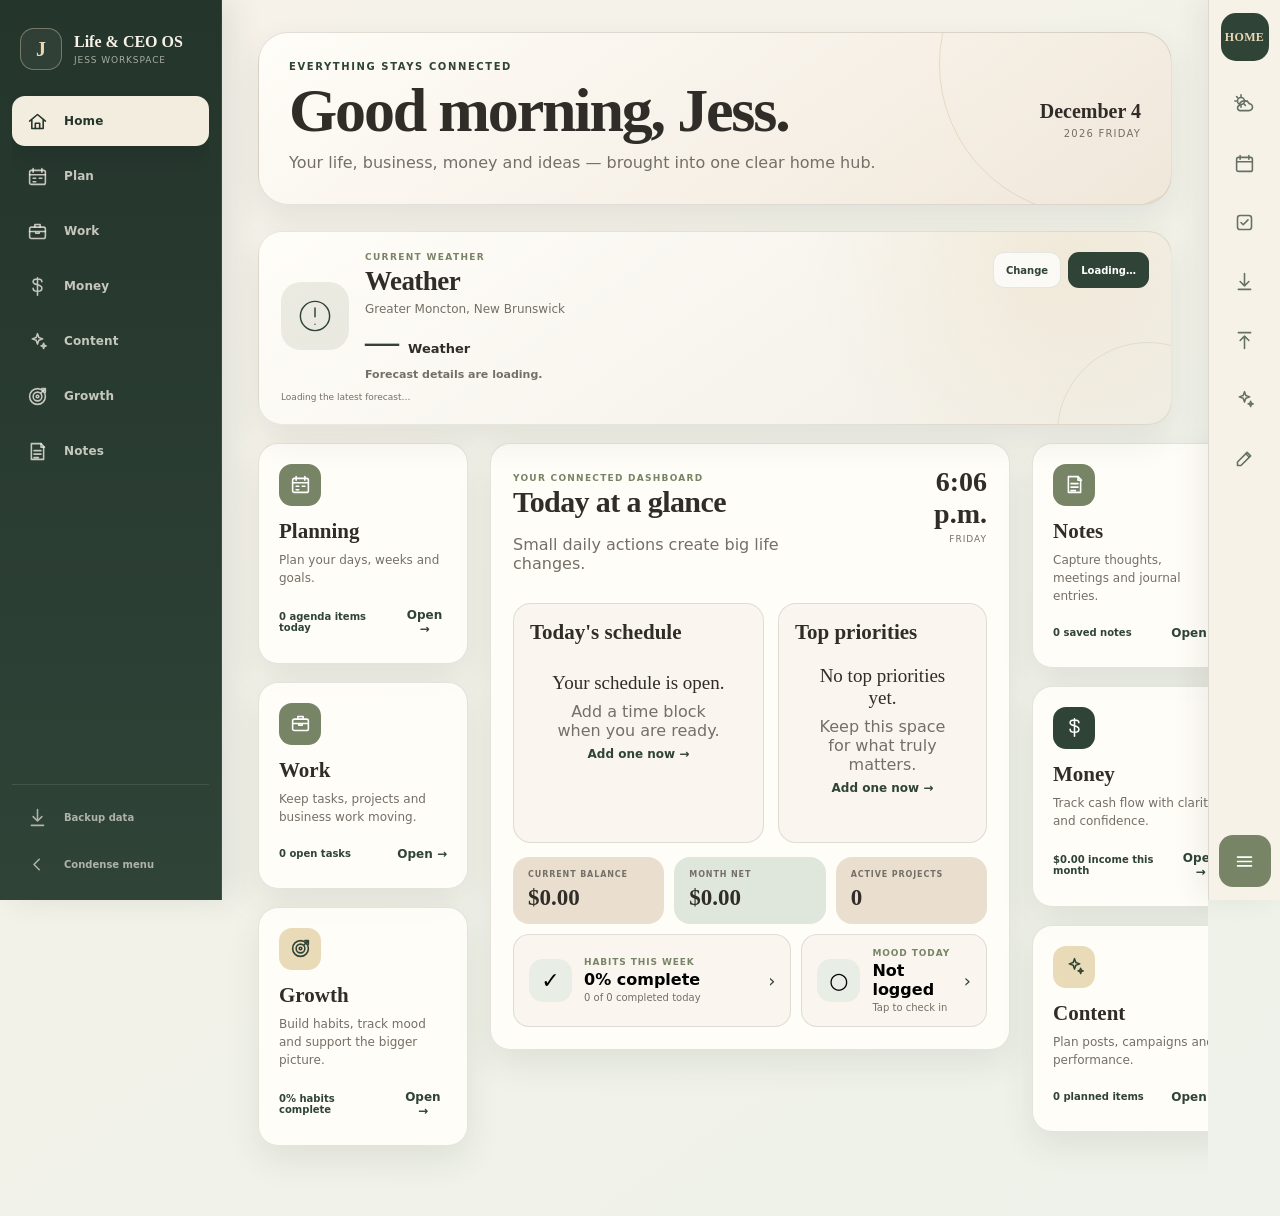
<file: index.html>
<!DOCTYPE html>
<html lang="en-CA">
<head>
<meta charset="UTF-8">
<meta name="viewport" content="width=device-width,initial-scale=1,viewport-fit=cover">
<meta name="theme-color" content="#2f4337">
<meta name="apple-mobile-web-app-capable" content="yes">
<meta name="apple-mobile-web-app-title" content="Life & CEO OS">
<title>Life & CEO OS — Actionable Project Pages</title>
<style>
:root{
  --forest:#2f4337;--forest-2:#24352c;--olive:#788466;--sage:#dfe7dc;--cream:#f6f1e8;
  --paper:#fffdf8;--beige:#eadfce;--gold:#b69a62;--ink:#302d29;--muted:#746f67;
  --line:rgba(63,69,61,.14);--danger:#a85f55;--success:#5d7b64;--shadow:0 14px 34px rgba(48,52,46,.09);
  --left:222px;--left-compact:76px;--rail:72px;--radius:20px;
}
*{box-sizing:border-box}
html{scroll-behavior:smooth;background:var(--cream)}
body{margin:0;min-height:100vh;color:var(--ink);background:linear-gradient(145deg,#f7f2e9,#eef2ea);font-family:Inter,"Avenir Next",Avenir,system-ui,-apple-system,BlinkMacSystemFont,"Segoe UI",sans-serif}
button,input,textarea,select{font:inherit}
button{cursor:pointer}
svg{display:block}
.app{display:grid;grid-template-columns:var(--left) minmax(0,1fr) var(--rail);min-height:100vh;transition:grid-template-columns .2s ease}
.app.compact{grid-template-columns:var(--left-compact) minmax(0,1fr) var(--rail)}
.sidebar{position:sticky;top:0;height:100vh;z-index:30;padding:14px 12px;display:flex;flex-direction:column;overflow:hidden;color:#f8f3e9;background:linear-gradient(180deg,var(--forest-2),var(--forest));border-right:1px solid rgba(255,255,255,.08);box-shadow:12px 0 30px rgba(25,39,30,.09);width:var(--left);transition:width .2s ease,box-shadow .2s ease}
.app.compact .sidebar{width:var(--left-compact)}
.app.compact .sidebar:hover{width:var(--left);box-shadow:18px 0 38px rgba(25,39,30,.18)}
.brand{height:70px;display:flex;align-items:center;gap:12px;padding:0 8px;margin-bottom:8px;white-space:nowrap}
.brand-mark{width:42px;height:42px;flex:0 0 42px;display:grid;place-items:center;border-radius:14px;border:1px solid rgba(232,216,182,.38);color:#ead8b5;background:rgba(255,255,255,.05);font:600 20px Georgia,serif}
.brand-copy,.nav-label,.mode-copy{opacity:1;transition:opacity .15s ease,transform .15s ease}
.brand-copy strong{display:block;font:600 16px Georgia,serif}.brand-copy small{display:block;margin-top:4px;color:rgba(248,243,233,.62);font-size:9px;letter-spacing:.1em;text-transform:uppercase}
.app.compact .brand-copy,.app.compact .nav-label,.app.compact .mode-copy{opacity:0;transform:translateX(-8px);pointer-events:none}
.app.compact .sidebar:hover .brand-copy,.app.compact .sidebar:hover .nav-label,.app.compact .sidebar:hover .mode-copy{opacity:1;transform:none;pointer-events:auto}
.nav{display:grid;gap:5px;overflow:auto;padding:4px 0 12px;scrollbar-width:none}.nav::-webkit-scrollbar{display:none}
.nav-btn,.mode-btn,.backup-btn{width:100%;height:50px;border:0;border-radius:13px;padding:0 12px;display:flex;align-items:center;gap:13px;color:rgba(248,243,233,.76);background:transparent;text-align:left;white-space:nowrap;transition:.16s ease}
.nav-btn:hover,.mode-btn:hover,.backup-btn:hover{color:#fff;background:rgba(255,255,255,.08)}
.nav-btn.active{color:var(--forest-2);background:#f3eddf;box-shadow:0 8px 18px rgba(13,26,19,.17)}
.icon{width:27px;height:27px;flex:0 0 27px;display:grid;place-items:center}.icon svg{width:21px;height:21px;fill:none;stroke:currentColor;stroke-width:1.8;stroke-linecap:round;stroke-linejoin:round}
.nav-label{font-size:12px;font-weight:750;letter-spacing:.01em}
.sidebar-footer{margin-top:auto;padding-top:10px;border-top:1px solid rgba(255,255,255,.11);display:grid;gap:3px}.mode-btn,.backup-btn{height:44px;color:rgba(248,243,233,.64)}.mode-copy{font-size:10px;font-weight:700}
.workspace{min-width:0;overflow:hidden}.page-wrap{width:100%;max-width:1460px;margin:0 auto;padding:32px 36px 70px}
.action-rail{position:sticky;top:0;height:100vh;z-index:35;padding:13px 9px;display:flex;flex-direction:column;align-items:center;gap:8px;color:var(--forest);background:rgba(247,242,232,.97);border-left:1px solid var(--line);box-shadow:-10px 0 28px rgba(51,55,48,.07);backdrop-filter:blur(12px)}
.action-brand{width:48px;height:48px;display:grid;place-items:center;margin-bottom:9px;border-radius:15px;color:#ead8b5;background:var(--forest);font:600 12px Georgia,serif;letter-spacing:.03em}
.action-list{width:100%;display:grid;gap:7px;overflow:auto;scrollbar-width:none}.action-list::-webkit-scrollbar{display:none}
.action-btn,.action-menu-btn{position:relative;width:52px;height:52px;border:1px solid transparent;border-radius:14px;display:grid;place-items:center;color:#647164;background:transparent;transition:.16s ease}.action-btn:hover,.action-menu-btn:hover{color:#fff;background:var(--forest);transform:translateX(-2px);box-shadow:0 8px 18px rgba(48,66,55,.18)}
.action-btn svg,.action-menu-btn svg{width:21px;height:21px;fill:none;stroke:currentColor;stroke-width:1.8;stroke-linecap:round;stroke-linejoin:round}
.action-btn::before,.action-menu-btn::before{content:attr(data-tip);position:absolute;right:62px;top:50%;transform:translateY(-50%) translateX(5px);padding:7px 10px;border-radius:8px;color:#fff;background:#27372e;font-size:10px;font-weight:700;white-space:nowrap;opacity:0;pointer-events:none;transition:.14s ease;box-shadow:0 8px 18px rgba(29,43,34,.18)}
.action-btn:hover::before,.action-menu-btn:hover::before{opacity:1;transform:translateY(-50%)}.action-menu-btn{margin-top:auto;color:#fff;background:var(--olive)}
.hero{position:relative;overflow:hidden;margin-bottom:26px;padding:28px 30px;border:1px solid var(--line);border-radius:30px;background:linear-gradient(145deg,#fffdf8,#f0e7da);box-shadow:var(--shadow)}
.hero::after{content:"";position:absolute;right:-70px;top:-120px;width:300px;height:300px;border:1px solid rgba(182,154,98,.25);border-radius:50%}.kicker{display:block;margin-bottom:7px;color:var(--forest);font-size:10px;font-weight:850;letter-spacing:.16em;text-transform:uppercase}
h1,h2,h3{font-family:Georgia,"Times New Roman",serif;color:var(--ink)}h1{margin:0;font-size:clamp(38px,5vw,62px);line-height:1.02;letter-spacing:-.035em}h2{margin:0;font-size:30px;letter-spacing:-.02em}h3{margin:0;font-size:21px}.hero p,.page-intro{margin:9px 0 0;color:var(--muted);line-height:1.55}.hero-date{position:absolute;right:30px;top:50%;transform:translateY(-50%);text-align:right}.hero-date strong{display:block;font:600 20px Georgia,serif}.hero-date small{display:block;margin-top:5px;color:var(--muted);font-size:10px;letter-spacing:.12em;text-transform:uppercase}
.page-head{display:flex;align-items:flex-end;justify-content:space-between;gap:24px;margin-bottom:22px}.page-head h1{font-size:clamp(36px,4.6vw,58px)}.primary-btn,.soft-btn,.text-btn,.danger-btn{border:0;border-radius:13px;padding:12px 16px;font-size:12px;font-weight:800}.primary-btn{color:#fff;background:var(--forest);box-shadow:0 9px 20px rgba(48,66,55,.16)}.soft-btn{color:var(--forest);background:#e6ece3}.text-btn{padding:7px 0;color:var(--forest);background:transparent}.danger-btn{color:#fff;background:var(--danger)}
.tabs{display:flex;gap:6px;margin-bottom:22px;padding:5px;border:1px solid var(--line);border-radius:16px;background:rgba(255,253,248,.85);overflow:auto}.tab{border:0;border-radius:12px;padding:10px 16px;color:var(--muted);background:transparent;font-size:11px;font-weight:780;white-space:nowrap}.tab.active{color:#fff;background:var(--forest)}
.grid{display:grid;gap:18px}.grid-2{grid-template-columns:repeat(2,minmax(0,1fr))}.grid-3{grid-template-columns:repeat(3,minmax(0,1fr))}.grid-4{grid-template-columns:repeat(4,minmax(0,1fr))}
.card{min-width:0;border:1px solid var(--line);border-radius:var(--radius);background:rgba(255,253,248,.94);box-shadow:var(--shadow)}.card-pad{padding:22px}.card-head{display:flex;align-items:flex-start;justify-content:space-between;gap:14px;margin-bottom:16px}.card-head small,.eyebrow{color:var(--olive);font-size:9px;font-weight:850;letter-spacing:.14em;text-transform:uppercase}.muted{color:var(--muted)}
.home-grid{display:grid;grid-template-columns:minmax(210px,.72fr) minmax(520px,1.7fr) minmax(210px,.72fr);gap:22px;align-items:start}.module-stack{display:grid;gap:18px}.module-card{padding:20px;min-height:176px;display:flex;flex-direction:column}.module-icon{width:42px;height:42px;margin-bottom:13px;display:grid;place-items:center;border-radius:13px;color:#fff;background:var(--olive)}.module-icon.dark{background:var(--forest)}.module-icon.gold{color:var(--forest);background:#eadbb8}.module-icon svg{width:21px;height:21px;fill:none;stroke:currentColor;stroke-width:1.8;stroke-linecap:round;stroke-linejoin:round}.module-card p{margin:7px 0 14px;color:var(--muted);font-size:12px;line-height:1.5}.module-foot{margin-top:auto;display:flex;align-items:center;justify-content:space-between;gap:12px;color:var(--forest);font-size:10px;font-weight:800}
.glance{padding:22px}.glance-top{display:flex;justify-content:space-between;gap:20px;margin-bottom:14px}.clock{text-align:right}.clock strong{font:600 28px Georgia,serif}.clock small{display:block;margin-top:4px;color:var(--muted);font-size:9px;letter-spacing:.11em;text-transform:uppercase}.glance-panels{display:grid;grid-template-columns:1.2fr 1fr;gap:14px}.inner-panel{min-height:240px;padding:16px;border:1px solid var(--line);border-radius:18px;background:#faf6ef}.empty{display:grid;place-items:center;min-height:150px;padding:20px;text-align:center;color:var(--muted)}.empty strong{display:block;margin-bottom:8px;font:500 19px Georgia,serif;color:var(--ink)}.list{display:grid;gap:8px}.list-row{display:grid;grid-template-columns:auto minmax(0,1fr) auto;align-items:center;gap:11px;padding:10px 0;border-bottom:1px solid var(--line)}.list-row:last-child{border-bottom:0}.dot{width:8px;height:8px;border-radius:50%;background:var(--olive)}.row-title{font-size:12px;font-weight:750}.row-meta{margin-top:3px;color:var(--muted);font-size:10px}.row-value{font-size:11px;font-weight:800;white-space:nowrap}
.kpis{display:grid;grid-template-columns:repeat(3,minmax(0,1fr));gap:10px;margin-top:14px}.kpi{padding:13px 15px;border-radius:16px;background:var(--beige)}.kpi:nth-child(2){background:var(--sage)}.kpi small{display:block;margin-bottom:6px;color:var(--muted);font-size:8px;font-weight:850;letter-spacing:.11em;text-transform:uppercase}.kpi strong{font:600 23px Georgia,serif}
.agenda-layout{display:grid;grid-template-columns:minmax(520px,1.45fr) minmax(280px,.72fr);gap:18px}.agenda-card{overflow:hidden}.agenda-toolbar{display:flex;justify-content:space-between;align-items:center;gap:14px;padding:18px 20px;border-bottom:1px solid var(--line)}.date-input{border:1px solid var(--line);border-radius:11px;padding:9px 11px;background:#fff;color:var(--ink)}.agenda{position:relative}.hour-row{display:grid;grid-template-columns:80px minmax(0,1fr);min-height:64px;border-bottom:1px solid var(--line)}.hour-row:last-child{border-bottom:0}.hour-label{padding:11px 12px;color:var(--muted);font-size:10px;font-weight:750;border-right:1px solid var(--line)}.hour-slot{position:relative;padding:8px}.event-block{padding:9px 11px;border-left:4px solid var(--olive);border-radius:10px;background:#e8eee5;font-size:11px}.event-block strong{display:block}.event-block small{color:var(--muted)}.side-stack{display:grid;gap:14px}.priority-item,.task-item,.note-item{display:flex;align-items:flex-start;gap:9px;padding:10px 0;border-bottom:1px solid var(--line)}.priority-item:last-child,.task-item:last-child,.note-item:last-child{border-bottom:0}.check{width:18px;height:18px;flex:0 0 18px;border:1px solid var(--line);border-radius:6px;background:#fff}.check.done{display:grid;place-items:center;color:#fff;background:var(--forest)}
.week-grid{display:grid;grid-template-columns:repeat(7,minmax(150px,1fr));gap:10px;overflow:auto;padding-bottom:5px}.day-card{min-height:330px;padding:14px;border:1px solid var(--line);border-radius:17px;background:var(--paper)}.day-card.today{border-color:rgba(120,132,102,.75);box-shadow:0 9px 22px rgba(65,78,66,.10)}.day-title{display:flex;justify-content:space-between;gap:8px;margin-bottom:12px}.day-title strong{font:600 16px Georgia,serif}.day-title span{color:var(--muted);font-size:10px}.mini-entry{margin-bottom:8px;padding:8px;border-radius:10px;background:#f1ece4;font-size:10px}.mini-entry.task{background:#e7ece4}.mini-entry.content{background:#efe2c7}
.month-shell{display:grid;grid-template-columns:minmax(680px,1.6fr) minmax(250px,.55fr);gap:18px}.calendar{overflow:hidden}.calendar-head{display:grid;grid-template-columns:repeat(7,1fr);border-bottom:1px solid var(--line)}.calendar-head div{padding:10px;text-align:center;color:var(--muted);font-size:9px;font-weight:850;letter-spacing:.1em;text-transform:uppercase}.calendar-grid{display:grid;grid-template-columns:repeat(7,1fr)}.calendar-day{min-height:118px;padding:8px;border-right:1px solid var(--line);border-bottom:1px solid var(--line);background:var(--paper)}.calendar-day:nth-child(7n){border-right:0}.calendar-day.out{opacity:.45;background:#f4efe7}.calendar-day.today{box-shadow:inset 0 0 0 2px var(--olive)}.date-num{font-size:10px;font-weight:850}.cal-chip{display:block;margin-top:5px;padding:4px 6px;border-radius:7px;overflow:hidden;text-overflow:ellipsis;white-space:nowrap;background:#e5ece2;font-size:8px}.cal-chip.task{background:#eee7dc}.cal-chip.content{background:#eee0bf}
.form-grid{display:grid;gap:13px}.field{display:grid;gap:6px}.field label{color:var(--muted);font-size:9px;font-weight:850;letter-spacing:.08em;text-transform:uppercase}.field input,.field textarea,.field select{width:100%;border:1px solid var(--line);border-radius:12px;padding:11px 12px;color:var(--ink);background:#fff}.field textarea{min-height:110px;resize:vertical}.form-actions{display:flex;justify-content:flex-end;gap:9px;margin-top:4px}.field-help{color:var(--muted);font-size:10px;line-height:1.45}.category-library{display:grid;gap:18px}.category-section{padding:16px;border:1px solid var(--line);border-radius:16px;background:#fff}.category-section-head{display:flex;align-items:flex-start;justify-content:space-between;gap:12px;margin-bottom:12px}.category-section-head h3{font-size:18px}.category-section-head p{margin:4px 0 0;color:var(--muted);font-size:10px;line-height:1.45}.category-add-row{display:grid;grid-template-columns:minmax(0,1fr) auto;gap:8px;margin-bottom:12px}.category-add-row input{min-width:0;border:1px solid var(--line);border-radius:12px;padding:10px 12px;color:var(--ink);background:#fff}.category-chips{display:flex;flex-wrap:wrap;gap:7px}.category-chip{display:inline-flex;align-items:center;gap:7px;padding:8px 9px 8px 11px;border:1px solid rgba(120,132,102,.24);border-radius:999px;color:var(--forest);background:#eef2eb;font-size:10px;font-weight:750}.category-chip button{width:19px;height:19px;border:0;border-radius:50%;display:grid;place-items:center;color:var(--muted);background:rgba(48,66,55,.08);font-size:13px;line-height:1}.category-chip button:hover{color:#fff;background:var(--danger)}.category-empty{color:var(--muted);font-size:10px}.category-reset{border:0;padding:0;color:var(--olive);background:transparent;font-size:9px;font-weight:800;text-transform:uppercase;letter-spacing:.08em}
.table-wrap{overflow:auto}.data-table{width:100%;border-collapse:collapse;min-width:650px}.data-table th,.data-table td{padding:12px 10px;border-bottom:1px solid var(--line);text-align:left;font-size:11px}.data-table th{color:var(--muted);font-size:8px;letter-spacing:.1em;text-transform:uppercase}.status{display:inline-flex;padding:5px 8px;border-radius:99px;background:#e4ebe1;color:var(--forest);font-size:8px;font-weight:850;text-transform:uppercase}.status.draft{background:#eee7dd}.status.overdue{color:#fff;background:var(--danger)}
.board{display:grid;grid-template-columns:repeat(4,minmax(220px,1fr));gap:14px;overflow:auto}.board-col{min-height:360px;padding:14px;border:1px solid var(--line);border-radius:17px;background:rgba(255,253,248,.76)}.board-col h3{font-size:16px}.board-card{margin-top:10px;padding:12px;border:1px solid var(--line);border-radius:13px;background:#fff}.progress{height:7px;margin-top:9px;border-radius:99px;overflow:hidden;background:#ece6dc}.progress span{display:block;height:100%;background:var(--olive)}
.finance-kpis{display:grid;grid-template-columns:repeat(4,minmax(0,1fr));gap:12px}.finance-kpi{padding:18px;border-radius:18px;background:var(--paper);border:1px solid var(--line);box-shadow:var(--shadow)}.finance-kpi small{display:block;color:var(--muted);font-size:8px;font-weight:850;letter-spacing:.1em;text-transform:uppercase}.finance-kpi strong{display:block;margin-top:8px;font:600 27px Georgia,serif}.positive{color:var(--success)}.negative{color:var(--danger)}
.habit-grid{display:grid;grid-template-columns:minmax(220px,1fr) repeat(7,42px);gap:5px;align-items:center}.habit-head{color:var(--muted);font-size:8px;font-weight:850;text-align:center}.habit-name{padding:10px 0;font-size:11px;font-weight:750}.habit-toggle{width:36px;height:36px;border:1px solid var(--line);border-radius:10px;background:#fff}.habit-toggle.on{color:#fff;background:var(--forest)}
.note-grid{display:grid;grid-template-columns:repeat(3,minmax(0,1fr));gap:14px}.note-card{padding:17px}.note-card p{color:var(--muted);font-size:11px;line-height:1.6;white-space:pre-wrap}.note-card footer{display:flex;justify-content:space-between;gap:8px;margin-top:14px;color:var(--muted);font-size:9px}
.drawer-backdrop{position:fixed;inset:0;z-index:80;background:rgba(23,31,26,.24);opacity:0;pointer-events:none;transition:.2s}.drawer-backdrop.open{opacity:1;pointer-events:auto}.drawer{position:fixed;top:0;right:var(--rail);bottom:0;z-index:90;width:min(430px,calc(100vw - var(--rail)));display:flex;flex-direction:column;color:var(--ink);background:var(--paper);border-left:1px solid var(--line);box-shadow:-24px 0 48px rgba(32,42,35,.16);transform:translateX(calc(100% + var(--rail)));visibility:hidden;transition:transform .24s cubic-bezier(.2,.75,.2,1),visibility .24s}.drawer.open{transform:none;visibility:visible}.drawer-head{padding:24px;border-bottom:1px solid var(--line);background:linear-gradient(145deg,#fffdf8,#f2eadc)}.drawer-head-top{display:flex;justify-content:space-between;gap:15px}.drawer-head h2{margin-top:5px}.drawer-head p{margin:6px 0 0;color:var(--muted);font-size:12px;line-height:1.5}.close-btn{width:36px;height:36px;border:0;border-radius:11px;color:var(--forest);background:rgba(48,66,55,.08);font-size:20px}.drawer-body{flex:1;overflow:auto;padding:20px}.action-menu-grid{display:grid;gap:9px}.menu-action{width:100%;min-height:68px;border:1px solid var(--line);border-radius:15px;padding:12px;display:grid;grid-template-columns:42px minmax(0,1fr) 18px;align-items:center;gap:12px;color:var(--ink);background:#fff;text-align:left}.menu-action:hover{border-color:rgba(120,132,102,.55);background:#f5f1e8}.menu-action .icon-box{width:42px;height:42px;display:grid;place-items:center;border-radius:13px;color:var(--forest);background:#e7eee5}.menu-action svg{width:20px;height:20px;fill:none;stroke:currentColor;stroke-width:1.8;stroke-linecap:round;stroke-linejoin:round}.menu-action strong{display:block;font-size:12px}.menu-action small{display:block;margin-top:4px;color:var(--muted);font-size:10px;line-height:1.4}
.toast{position:fixed;left:50%;bottom:24px;z-index:120;max-width:min(460px,calc(100vw - 42px));padding:11px 16px;border-radius:11px;color:#fff;background:#26372d;font-size:11px;font-weight:700;box-shadow:0 12px 30px rgba(25,40,31,.23);opacity:0;transform:translate(-50%,10px);pointer-events:none;transition:.18s}.toast.show{opacity:1;transform:translate(-50%,0)}
.mobile-menu{display:none}
@media(max-width:1180px){.home-grid{grid-template-columns:1fr 1.8fr}.module-stack.right{grid-column:1/-1;grid-template-columns:repeat(3,1fr)}.month-shell{grid-template-columns:1fr}.finance-kpis{grid-template-columns:repeat(2,1fr)}.note-grid{grid-template-columns:repeat(2,1fr)}}
@media(max-width:980px){:root{--left:76px}.app{grid-template-columns:var(--left-compact) minmax(0,1fr) var(--rail)}.sidebar{width:var(--left-compact)}.sidebar:hover{width:222px;box-shadow:18px 0 38px rgba(25,39,30,.18)}.brand-copy,.nav-label,.mode-copy{opacity:0;transform:translateX(-8px);pointer-events:none}.sidebar:hover .brand-copy,.sidebar:hover .nav-label,.sidebar:hover .mode-copy{opacity:1;transform:none;pointer-events:auto}.page-wrap{padding:26px 24px 60px}.agenda-layout{grid-template-columns:1fr}.home-grid{grid-template-columns:1fr}.module-stack,.module-stack.right{grid-template-columns:repeat(3,1fr);grid-column:auto}.glance{grid-row:1}.month-shell{grid-template-columns:1fr}.grid-3,.grid-4{grid-template-columns:repeat(2,1fr)}}
@media(max-width:700px){:root{--left-compact:58px;--rail:56px}.app,.app.compact{grid-template-columns:var(--left-compact) minmax(0,1fr) var(--rail)}.sidebar,.app.compact .sidebar{width:var(--left-compact);padding:8px 5px}.sidebar:hover,.app.compact .sidebar:hover{width:var(--left-compact)}.brand{justify-content:center;padding:0}.brand-mark{width:40px;height:40px;flex-basis:40px}.brand-copy,.nav-label,.mode-copy{display:none!important}.nav-btn,.mode-btn,.backup-btn{justify-content:center;padding:0}.action-rail{padding:9px 3px}.action-brand{width:44px;height:44px;font-size:10px}.action-btn,.action-menu-btn{width:46px;height:46px}.action-btn::before,.action-menu-btn::before{display:none}.drawer{right:var(--rail);width:calc(100vw - var(--rail))}.page-wrap{padding:20px 14px 50px}.hero{padding:23px 20px}.hero-date{position:relative;right:auto;top:auto;transform:none;margin-top:20px;text-align:left}.page-head{align-items:flex-start;flex-direction:column}.home-grid,.module-stack,.module-stack.right,.glance-panels,.kpis,.grid-2,.grid-3,.grid-4,.finance-kpis,.note-grid{grid-template-columns:1fr}.module-card{min-height:150px}.agenda-layout{grid-template-columns:1fr}.hour-row{grid-template-columns:60px 1fr}.month-shell{display:block}.calendar{overflow:auto}.calendar-grid,.calendar-head{min-width:700px}.habit-grid{grid-template-columns:minmax(160px,1fr) repeat(7,38px)}.habit-toggle{width:32px;height:32px}}

/* Detailed task, priority, note and attachment system */
.task-item,.note-item{align-items:flex-start}
.task-open,.note-open{min-width:0;flex:1;border:0;padding:0;background:transparent;color:inherit;text-align:left}
.task-open:hover .row-title,.note-open:hover .row-title{color:var(--forest);text-decoration:underline;text-underline-offset:3px}
.task-description{margin-top:6px;color:var(--muted);font-size:10px;line-height:1.45;display:-webkit-box;-webkit-line-clamp:2;-webkit-box-orient:vertical;overflow:hidden}
.meta-pills{display:flex;flex-wrap:wrap;gap:5px;margin-top:6px}
.meta-pill,.priority-badge,.task-status-badge{display:inline-flex;align-items:center;min-height:22px;padding:4px 7px;border-radius:999px;font-size:8px;font-weight:850;letter-spacing:.04em;text-transform:uppercase}
.meta-pill{color:var(--forest);background:#edf1e9}
.priority-badge{color:#fff;background:var(--olive)}
.priority-low{color:#506552;background:#e4ece2}.priority-medium{color:#5d573f;background:#eee6cf}.priority-high{color:#fff;background:#9a7750}.priority-critical{color:#fff;background:var(--danger)}
.task-status-badge{color:var(--forest);background:#e4ebe1}.status-pending{color:#5d573f;background:#eee6cf}.status-active{color:#fff;background:var(--forest)}.status-paused{color:#695f55;background:#e8e0d6}.status-completed{color:#fff;background:var(--success)}
.task-item.completed .row-title{text-decoration:line-through;opacity:.72}
.status-split{margin-top:12px}.status-split:first-of-type{margin-top:4px}.status-split + .status-split{padding-top:12px;border-top:1px solid var(--line)}.status-split-head{display:flex;align-items:center;justify-content:space-between;gap:10px;margin-bottom:8px}.status-split-head strong{font-size:10px;letter-spacing:.08em;text-transform:uppercase;color:var(--muted)}.status-split-head span{display:inline-flex;align-items:center;justify-content:center;min-width:24px;height:24px;padding:0 8px;border-radius:999px;background:#eef2eb;color:var(--forest);font-size:10px;font-weight:800}.status-split.completed .status-split-head span{background:#ece8df;color:#7d7567}.status-split-empty{padding:8px 0 2px;color:var(--muted);font-size:10px}.status-split .task-item:last-child{border-bottom:0}
.detail-grid{display:grid;grid-template-columns:repeat(2,minmax(0,1fr));gap:10px;margin:16px 0}
.detail-box{padding:12px;border:1px solid var(--line);border-radius:13px;background:#fff}.detail-box.wide{grid-column:1/-1}.detail-box small{display:block;margin-bottom:5px;color:var(--muted);font-size:8px;font-weight:850;letter-spacing:.09em;text-transform:uppercase}.detail-box strong,.detail-box p{margin:0;color:var(--ink);font-size:11px;line-height:1.55;white-space:pre-wrap}.detail-actions{display:flex;flex-wrap:wrap;gap:8px;margin-top:16px}
.checkbox-field{display:flex;align-items:flex-start;gap:9px;padding:11px 12px;border:1px solid var(--line);border-radius:12px;background:#fff;color:var(--ink);font-size:11px;font-weight:720}.checkbox-field input{width:17px!important;height:17px;margin:0;flex:0 0 17px;accent-color:var(--forest)}
.attachment-grid{display:grid;grid-template-columns:repeat(2,minmax(0,1fr));gap:9px;margin-top:10px}.attachment-card{min-width:0;padding:9px;border:1px solid var(--line);border-radius:12px;background:#fff;color:var(--ink);text-decoration:none}.attachment-card:hover{border-color:rgba(120,132,102,.55);background:#f5f1e8}.attachment-card img{width:100%;height:110px;object-fit:cover;border-radius:8px;margin-bottom:7px}.attachment-file-icon{height:70px;display:grid;place-items:center;margin-bottom:7px;border-radius:8px;color:var(--forest);background:#e7eee5;font-weight:850}.attachment-name{display:block;overflow:hidden;text-overflow:ellipsis;white-space:nowrap;font-size:9px;font-weight:750}.attachment-size{display:block;margin-top:3px;color:var(--muted);font-size:8px}
.note-followup{margin-top:7px;padding:8px 10px;border-radius:10px;color:var(--forest);background:#eef2eb;font-size:9px;font-weight:720}
.form-saving{opacity:.68;pointer-events:none}
@media(max-width:700px){.detail-grid,.attachment-grid{grid-template-columns:1fr}}

/* Universal record deletion controls */
.record-delete,.table-delete,.attachment-remove{border:0;display:inline-grid;place-items:center;color:var(--danger);background:transparent;cursor:pointer;transition:.16s ease}
.record-delete{width:30px;height:30px;flex:0 0 30px;border-radius:9px}
.record-delete:hover,.table-delete:hover,.attachment-remove:hover{color:#fff;background:var(--danger);box-shadow:0 7px 16px rgba(166,82,70,.22)}
.record-delete svg,.table-delete svg,.attachment-remove svg{width:17px;height:17px;fill:none;stroke:currentColor;stroke-width:1.9;stroke-linecap:round;stroke-linejoin:round}
.event-block{position:relative;padding-right:42px}.event-block .record-delete{position:absolute;right:6px;top:7px}
.card-with-delete{position:relative}.card-with-delete>.record-delete{position:absolute;right:12px;top:12px;z-index:2}
.card-with-delete>h3,.card-with-delete>.eyebrow{padding-right:34px}
.table-delete-cell{width:52px;text-align:right!important}.table-delete{width:31px;height:31px;border-radius:9px}
.form-actions .danger-btn{margin-right:auto;display:inline-flex;align-items:center;gap:7px}.danger-btn svg{width:16px;height:16px;fill:none;stroke:currentColor;stroke-width:1.9;stroke-linecap:round;stroke-linejoin:round}
.habit-name-row{display:flex;align-items:center;justify-content:space-between;gap:8px;min-width:0}.habit-name-row .habit-name{min-width:0;flex:1}.habit-name-row .record-delete{width:28px;height:28px;flex-basis:28px}
.attachment-item{position:relative;min-width:0}.attachment-item .attachment-card{display:block}.attachment-remove{position:absolute;right:6px;top:6px;width:28px;height:28px;border-radius:9px;background:rgba(255,253,248,.92);box-shadow:0 4px 12px rgba(35,45,38,.12)}
.mini-entry{position:relative;padding-right:34px}.mini-entry .record-delete{position:absolute;right:3px;top:50%;width:27px;height:27px;transform:translateY(-50%)}
.cal-chip{position:relative;padding-right:28px}.cal-chip .record-delete{position:absolute;right:2px;top:50%;width:24px;height:24px;transform:translateY(-50%)}
.delete-note{margin:4px 0 0;color:var(--muted);font-size:9px;line-height:1.45}


/* AM/PM time controls + connected daily agenda */
.ampm-time{display:grid;grid-template-columns:minmax(78px,1fr) 10px minmax(78px,1fr) minmax(88px,1fr);gap:7px;align-items:center}
.ampm-time select{width:100%;min-width:0}
.ampm-colon{text-align:center;color:var(--muted);font-weight:800}
.agenda-anytime{padding:12px 18px;border-bottom:1px solid var(--line);background:#fbf8f2}
.agenda-anytime .eyebrow{display:block;margin-bottom:7px}
.agenda-timeline{position:relative;height:var(--agenda-height);min-height:var(--agenda-height);overflow:hidden;background:#fff}
.agenda-slot-list{position:absolute;inset:0;display:grid;grid-auto-rows:var(--agenda-slot-height)}
.agenda-slot{display:grid;grid-template-columns:108px minmax(0,1fr);align-items:stretch;border-bottom:1px solid rgba(57,66,58,.08);background:#fff}
.agenda-slot.is-hour{border-bottom-color:rgba(57,66,58,.18)}
.agenda-slot.is-half{border-bottom-style:dashed;border-bottom-color:rgba(57,66,58,.12)}
.agenda-slot.is-quarter{border-bottom-color:rgba(57,66,58,.06)}
.agenda-slot-label{height:100%;display:flex;justify-content:flex-end;align-items:flex-start;padding:4px 12px 0 6px;border-right:1px solid var(--line);color:#69655d;font-size:12px;font-weight:800;white-space:nowrap;letter-spacing:.01em}
.agenda-slot.is-half .agenda-slot-label{color:#8f8a82;font-size:10px;font-weight:720}
.agenda-slot.is-quarter .agenda-slot-label{font-size:0;color:transparent}
.agenda-slot-space{height:100%;background:linear-gradient(90deg,rgba(120,131,101,.03),transparent 28%)}
.agenda-event-layer{position:absolute;top:0;right:10px;bottom:0;left:108px;pointer-events:none}
.event-block.timeline-event{position:absolute;right:auto;z-index:2;min-height:36px;margin:0;padding:0;overflow:visible;pointer-events:auto;background:transparent;border:0;box-shadow:none;transition:transform .16s ease}
.event-block.timeline-event:hover{z-index:5;transform:translateY(-1px)}
.timeline-stem{position:absolute;left:14px;top:10px;bottom:10px;width:2px;background:var(--event-stem, rgba(102,117,87,.62))}
.timeline-dot{position:absolute;left:8px;top:7px;width:14px;height:14px;border-radius:50%;background:var(--event-dot, #d8b76d);border:2px solid var(--event-stem, #758162);box-shadow:0 0 0 4px rgba(255,255,255,.92)}
.timeline-body{position:absolute;left:30px;top:2px;right:6px;bottom:2px;background:var(--event-bg, #edf1ea);border:1px solid var(--event-border, #d9ddd3);border-radius:0;padding:10px 14px;box-shadow:0 8px 22px rgba(48,66,55,.06);overflow:hidden}
.timeline-head{display:flex;align-items:flex-start;justify-content:space-between;gap:8px}
.timeline-title{display:block;font-size:15px;font-weight:600;line-height:1.2;color:var(--ink);overflow:hidden;text-overflow:ellipsis;white-space:nowrap}.timeline-title-wrap{display:flex;align-items:center;gap:8px;min-width:0}.timeline-icon{display:inline-flex;align-items:center;justify-content:center;font-size:15px;line-height:1;flex:0 0 auto}
.timeline-time{display:block;margin-top:4px;font-size:12px;line-height:1.3;color:var(--muted);font-weight:700}
.timeline-meta{display:flex;flex-wrap:wrap;gap:7px;margin-top:8px}
.timeline-chip{display:inline-flex;align-items:center;padding:4px 8px;border-radius:0;background:var(--event-chip-bg, #fff);border:1px solid var(--event-chip-border, #e2e0d8);font-size:11px;line-height:1.2;color:var(--event-chip-text, var(--forest));font-weight:700}
.event-block.timeline-event .record-delete{position:relative;top:auto;right:auto;width:28px;height:28px;flex:0 0 28px;border-radius:0;background:rgba(255,255,255,.88);border:1px solid rgba(166,82,70,.18)}
.event-block.timeline-event .record-delete:hover{border-color:transparent}

@media(max-width:700px){
 .ampm-time{grid-template-columns:1fr 8px 1fr 1fr}
 .agenda-slot{grid-template-columns:78px minmax(0,1fr)}
 .agenda-event-layer{left:78px}
 .agenda-slot-label{padding-right:8px;font-size:10px}
 .agenda-slot.is-half .agenda-slot-label{font-size:9px}
 .timeline-body{left:24px;padding:8px 10px;border-radius:0}
 .timeline-title{font-size:14px}
 .timeline-time{font-size:11px}
}


/* Expanded Habits + Mood system */
.wellbeing-summary-grid{display:grid;grid-template-columns:repeat(4,minmax(0,1fr));gap:14px;margin-bottom:18px}
.wellbeing-stat{position:relative;min-height:148px;padding:20px;overflow:hidden}
.wellbeing-stat small{display:block;color:var(--olive);font-size:11px;font-weight:850;letter-spacing:.12em;text-transform:uppercase}
.wellbeing-stat strong{display:block;margin-top:8px;font:600 34px Georgia,serif;color:var(--ink)}
.wellbeing-stat p{margin:7px 0 0;color:var(--muted);font-size:14px;line-height:1.45}
.progress-ring{--value:0;width:74px;height:74px;display:grid;place-items:center;border-radius:50%;background:conic-gradient(var(--forest) calc(var(--value)*1%),#e7e2d8 0)}
.progress-ring::before{content:"";grid-area:1/1;width:56px;height:56px;border-radius:50%;background:var(--paper)}
.progress-ring span{grid-area:1/1;z-index:1;font-size:15px;font-weight:850;color:var(--forest)}
.wellbeing-stat.ring-card{display:grid;grid-template-columns:minmax(0,1fr) auto;align-items:center;gap:12px}
.habit-page{display:grid;gap:18px}
.habit-card{padding:22px}
.habit-card .card-head h3,.mood-card .card-head h3{font-size:27px}
.habit-grid{grid-template-columns:minmax(280px,1fr) repeat(7,48px);gap:8px}
.habit-head{font-size:11px;font-weight:850}
.habit-head span{display:block;margin-top:3px;color:var(--muted);font-size:9px;font-weight:700}
.habit-name-row{min-height:58px}
.habit-name{padding:8px 0;font-size:16px;font-weight:800;line-height:1.25}
.habit-name button{width:100%;padding:0;border:0;background:transparent;color:inherit;text-align:left}
.habit-name small{display:block;margin-top:5px;color:var(--muted);font-size:11px;font-weight:650}
.habit-mini-progress{display:flex;align-items:center;gap:8px;margin-top:6px}
.habit-mini-progress .progress{flex:1;margin:0;height:6px}
.habit-mini-progress span{color:var(--muted);font-size:10px;font-weight:800;white-space:nowrap}
.habit-toggle{width:42px;height:42px;border-radius:13px;font-size:17px;font-weight:850}
.habit-toggle:disabled{opacity:.28;cursor:not-allowed;background:#eeeae2}
.habit-toggle.today{outline:2px solid rgba(120,131,101,.32);outline-offset:2px}
.habit-empty{padding:26px;color:var(--muted);font-size:15px}
.mood-card{padding:22px}
.mood-layout{display:grid;grid-template-columns:minmax(300px,.75fr) minmax(440px,1.25fr);gap:20px}
.mood-today{padding:20px;border:1px solid var(--line);border-radius:18px;background:#faf6ef}
.mood-today h4{margin:0 0 5px;font:600 24px Georgia,serif}
.mood-today p{margin:0;color:var(--muted);font-size:14px}
.mood-choice-row{display:grid;grid-template-columns:repeat(5,minmax(0,1fr));gap:8px;margin-top:18px}
.mood-choice{min-height:78px;padding:8px 5px;border:1px solid var(--line);border-radius:15px;background:#fff;color:var(--ink)}
.mood-choice:hover,.mood-choice.selected{border-color:var(--olive);background:#e8eee5;transform:translateY(-1px)}
.mood-choice span{display:block;font-size:25px}
.mood-choice small{display:block;margin-top:5px;font-size:10px;font-weight:800}
.mood-detail-btn{width:100%;margin-top:12px}
.mood-week{display:grid;grid-template-columns:repeat(7,minmax(72px,1fr));gap:8px}
.mood-day{position:relative;min-height:132px;padding:12px 8px;border:1px solid var(--line);border-radius:16px;background:#fff;text-align:center}
.mood-day.today{border-color:rgba(120,131,101,.65);box-shadow:0 0 0 2px rgba(120,131,101,.12)}
.mood-day strong{display:block;font-size:12px}
.mood-day .date{display:block;margin-top:2px;color:var(--muted);font-size:10px}
.mood-day .emoji{display:block;margin-top:10px;font-size:29px}
.mood-day .label{display:block;margin-top:4px;font-size:12px;font-weight:800}
.mood-day .wellbeing-meta{display:block;margin-top:5px;color:var(--muted);font-size:9px;line-height:1.35}
.mood-day .record-delete{top:5px;right:5px;width:25px;height:25px}
.home-wellbeing{display:grid;grid-template-columns:1.2fr .8fr;gap:10px;margin-top:10px}
.home-wellbeing-card{display:grid;grid-template-columns:auto minmax(0,1fr) auto;align-items:center;gap:12px;padding:13px 15px;border:1px solid var(--line);border-radius:16px;background:#faf6ef;text-align:left}
.home-wellbeing-card:hover{border-color:rgba(120,131,101,.55);background:#f4f1e9}
.home-wellbeing-icon{width:43px;height:43px;display:grid;place-items:center;border-radius:14px;background:#e8eee5;font-size:22px}
.home-wellbeing-copy small{display:block;color:var(--olive);font-size:9px;font-weight:850;letter-spacing:.1em;text-transform:uppercase}
.home-wellbeing-copy strong{display:block;margin-top:3px;font-size:16px}
.home-wellbeing-copy span{display:block;margin-top:3px;color:var(--muted);font-size:10px}
.home-wellbeing-arrow{color:var(--forest);font-size:18px}
@media(max-width:1180px){
 .wellbeing-summary-grid{grid-template-columns:repeat(2,minmax(0,1fr))}
 .mood-layout{grid-template-columns:1fr}
}
@media(max-width:860px){
 .habit-card{overflow-x:auto}
 .habit-grid{min-width:720px}
 .mood-week{overflow-x:auto;grid-template-columns:repeat(7,100px)}
 .home-wellbeing{grid-template-columns:1fr}
}
@media(max-width:620px){
 .wellbeing-summary-grid{grid-template-columns:1fr}
 .mood-choice-row{grid-template-columns:repeat(5,58px);overflow-x:auto}
}


/* WEATHER RESTORED — Home + Plan */
.weather-card{position:relative;overflow:hidden;margin:0 0 18px;border:1px solid rgba(57,66,58,.11);border-radius:24px;color:var(--ink);background:radial-gradient(circle at 88% 10%,rgba(232,216,182,.35),transparent 31%),linear-gradient(145deg,#fffdf8,#f1eee6);box-shadow:var(--shadow)}
.weather-card::after{content:"";position:absolute;width:180px;height:180px;right:-68px;bottom:-100px;border:1px solid rgba(120,131,101,.15);border-radius:50%;pointer-events:none}
.weather-home{padding:20px 22px}.weather-plan{padding:15px 18px}
.weather-main{position:relative;z-index:1;display:grid;grid-template-columns:auto minmax(0,1fr) auto;gap:16px;align-items:center}
.weather-symbol{width:68px;height:68px;display:grid;place-items:center;flex:0 0 68px;border-radius:20px;background:rgba(120,131,101,.14);font-size:36px;line-height:1}
.weather-copy{min-width:0}.weather-kicker{display:block;margin-bottom:4px;color:var(--olive);font-size:9px;font-weight:850;letter-spacing:.15em;text-transform:uppercase}
.weather-copy h2,.weather-copy h3{margin:0;color:var(--ink)}.weather-copy h2{font-size:27px}.weather-copy h3{font-size:21px}
.weather-location{margin-top:4px;color:var(--muted);font-size:12px;line-height:1.4}.weather-current{display:flex;align-items:baseline;gap:9px;margin-top:7px}
.weather-temp{color:var(--forest);font:650 34px/1 Georgia,serif}.weather-condition{color:var(--ink);font-size:13px;font-weight:750}
.weather-metrics{display:flex;flex-wrap:wrap;gap:7px 13px;margin-top:9px;color:var(--muted);font-size:11px;font-weight:650}
.weather-actions{display:flex;align-items:center;justify-content:flex-end;gap:7px;align-self:start}.weather-action{min-height:36px;padding:0 12px;border:1px solid rgba(57,66,58,.11);border-radius:11px;color:var(--forest);background:rgba(255,255,255,.72);font-size:10px;font-weight:800}.weather-action:hover{background:#fff;box-shadow:0 7px 18px rgba(42,54,45,.09)}.weather-action.primary{color:#fff;background:var(--forest)}
.weather-forecast{position:relative;z-index:1;display:grid;grid-template-columns:repeat(5,minmax(0,1fr));gap:8px;margin-top:16px}.weather-day{min-width:0;padding:10px 8px;border:1px solid rgba(57,66,58,.09);border-radius:14px;background:rgba(255,255,255,.62);text-align:center}.weather-day.is-today{border-color:rgba(120,131,101,.38);background:#edf1e9}.weather-day strong{display:block;font-size:10px}.weather-day .weather-day-symbol{display:block;margin:5px 0;font-size:21px}.weather-day span{display:block;color:var(--muted);font-size:9px;line-height:1.4}
.weather-status{margin-top:10px;color:var(--muted);font-size:9px;line-height:1.45}.weather-error{color:#a05d50}.weather-plan .weather-symbol{width:54px;height:54px;flex-basis:54px;border-radius:16px;font-size:29px}.weather-plan .weather-main{grid-template-columns:auto minmax(0,1fr) auto}.weather-plan .weather-current{margin-top:4px}.weather-plan .weather-temp{font-size:26px}.weather-plan .weather-copy h3{font-size:19px}
.weather-drawer-current{display:grid;grid-template-columns:50px minmax(0,1fr);gap:12px;align-items:center;margin-bottom:18px;padding:14px;border:1px solid var(--line);border-radius:16px;background:#f6f2e9}.weather-drawer-current .weather-symbol{width:50px;height:50px;border-radius:14px;font-size:27px}.weather-search-row{display:grid;grid-template-columns:minmax(0,1fr) auto;gap:8px}.weather-search-results{display:grid;gap:8px;margin-top:12px}.weather-location-choice{width:100%;min-height:57px;display:grid;grid-template-columns:minmax(0,1fr) auto;gap:10px;align-items:center;padding:10px 12px;border:1px solid var(--line);border-radius:13px;color:var(--ink);background:#fff;text-align:left}.weather-location-choice strong{display:block;font-size:12px}.weather-location-choice small{display:block;margin-top:3px;color:var(--muted);font-size:10px}.weather-location-choice span:last-child{color:var(--olive);font-size:19px}.weather-drawer-actions{display:flex;flex-wrap:wrap;gap:8px;margin-top:14px}
@media(max-width:820px){.weather-main{grid-template-columns:auto minmax(0,1fr)}.weather-actions{grid-column:1/-1;justify-content:flex-start}.weather-forecast{grid-template-columns:repeat(5,120px);overflow-x:auto;padding-bottom:3px}}
@media(max-width:560px){.weather-home,.weather-plan{padding:15px}.weather-symbol{width:54px;height:54px;flex-basis:54px;font-size:29px}.weather-copy h2{font-size:22px}.weather-temp{font-size:28px}.weather-metrics{font-size:10px}}


/* ORIGINAL LIFE & CEO OS WEATHER ICONS */
.weather-symbol{
  color:var(--forest);
  font-size:0!important
}
.weather-icon{
  width:48px;
  height:48px;
  display:block;
  overflow:visible
}
.weather-home .weather-icon{width:52px;height:52px}
.weather-plan .weather-icon{width:40px;height:40px}
.weather-day .weather-icon{
  width:28px;
  height:28px;
  margin:0 auto
}
.weather-drawer-current .weather-icon{width:38px;height:38px}
.weather-icon .wi-sun{
  fill:#d7b56d;
  stroke:#b4914f
}
.weather-icon .wi-moon{
  fill:#e5d4a2;
  stroke:#9b8552
}
.weather-icon .wi-cloud{
  fill:#f8f6ef;
  stroke:#788365
}
.weather-icon .wi-cloud-shadow{
  fill:#dfe5dc;
  stroke:#6f7c6b
}
.weather-icon .wi-rain{
  fill:none;
  stroke:#6e8992;
  stroke-width:2.4;
  stroke-linecap:round
}
.weather-icon .wi-snow{
  fill:none;
  stroke:#7f969c;
  stroke-width:1.9;
  stroke-linecap:round
}
.weather-icon .wi-fog{
  fill:none;
  stroke:#9a9a8c;
  stroke-width:2.2;
  stroke-linecap:round
}
.weather-icon .wi-lightning{
  fill:#c99e4f;
  stroke:#9c7432;
  stroke-width:1.2;
  stroke-linejoin:round
}
.weather-icon .wi-ice{
  fill:#cfe0e2;
  stroke:#78939a
}
.weather-icon .wi-ray{
  fill:none;
  stroke:#c7a45d;
  stroke-width:2;
  stroke-linecap:round
}
.weather-icon .wi-outline{
  fill:none;
  stroke:currentColor;
  stroke-width:1.8;
  stroke-linecap:round;
  stroke-linejoin:round
}
.weather-icon .wi-soft{
  opacity:.76
}
.weather-day-symbol{
  display:grid!important;
  place-items:center;
  min-height:34px;
  margin:4px 0!important
}


/* INTERACTIVE SCHEDULE — local Add button, drag, resize and hybrid time entry */
.agenda-toolbar-actions{display:flex;align-items:center;justify-content:flex-end;gap:9px;flex-wrap:wrap}
.agenda-add-btn{min-height:40px;padding:0 14px;border:0;border-radius:10px;color:#fff;background:var(--forest);font-size:11px;font-weight:800;box-shadow:0 8px 18px rgba(48,66,55,.16)}
.agenda-add-btn:hover{filter:brightness(1.04)}
.agenda-instructions{display:flex;flex-wrap:wrap;gap:7px 14px;margin-top:7px;color:var(--muted);font-size:10px;font-weight:650}
.agenda-instructions span{display:inline-flex;align-items:center;gap:5px}
.event-block.timeline-event{cursor:grab;touch-action:none;user-select:none}
.event-block.timeline-event.is-moving{z-index:20;cursor:grabbing;opacity:.92}
.event-block.timeline-event.is-resizing{z-index:20;cursor:ns-resize;opacity:.94}
.timeline-body{padding-bottom:18px}
.timeline-resize{position:absolute;right:7px;bottom:3px;left:37px;height:13px;border:0;padding:0;background:transparent;cursor:ns-resize;touch-action:none}
.timeline-resize::before{content:"";position:absolute;left:50%;bottom:3px;width:34px;height:3px;transform:translateX(-50%);background:var(--event-stem,#758162);opacity:.52}
.timeline-resize:hover::before,.event-block.timeline-event.is-resizing .timeline-resize::before{height:4px;opacity:.9}
.timeline-live-time{position:fixed;z-index:500;pointer-events:none;padding:7px 10px;border-radius:8px;color:#fff;background:var(--forest);font-size:11px;font-weight:800;box-shadow:0 9px 22px rgba(34,48,39,.22)}
.time-entry{display:grid;gap:8px}
.time-entry-main{display:grid;grid-template-columns:minmax(0,1fr) auto;gap:8px}
.time-text{width:100%;min-height:44px;border:1px solid var(--line);border-radius:12px;padding:10px 12px;color:var(--ink);background:#fff;font-size:14px;font-weight:650;text-transform:uppercase}
.time-text:focus{outline:2px solid rgba(96,126,101,.22);border-color:var(--olive)}
.time-entry.invalid .time-text{border-color:var(--danger);box-shadow:0 0 0 2px rgba(166,82,70,.12)}
.time-picker-toggle{min-width:84px;min-height:44px;border:1px solid var(--line);border-radius:12px;color:var(--forest);background:#f0f3ed;font-size:10px;font-weight:800}
.time-picker-panel{display:grid;grid-template-columns:minmax(72px,1fr) 12px minmax(76px,1fr) minmax(82px,1fr);gap:7px;align-items:center;padding:10px;border:1px solid var(--line);border-radius:14px;background:#f8f6f0}
.time-picker-panel[hidden]{display:none}
.time-picker-panel select{width:100%;min-width:0;min-height:42px;border:1px solid var(--line);border-radius:10px;padding:8px;color:var(--ink);background:#fff}
.time-entry-help{color:var(--muted);font-size:9px;line-height:1.45}
@media(max-width:700px){
 .agenda-toolbar-actions{width:100%;justify-content:flex-start}
 .agenda-add-btn{flex:1}
 .date-input{flex:1}
 .time-picker-panel{grid-template-columns:1fr 8px 1fr 1fr}
}


/* CATEGORY COLOUR STUDIO */
.category-section{
  padding:18px;
  border-radius:18px
}
.category-add-row{
  grid-template-columns:minmax(0,1fr) 46px auto;
  align-items:center
}
.category-add-colour{
  width:46px!important;
  height:46px;
  padding:3px!important;
  border:1px solid var(--line)!important;
  border-radius:12px!important;
  background:#fff!important;
  cursor:pointer
}
.category-list{
  display:grid;
  border:1px solid var(--line);
  border-radius:15px;
  overflow:hidden;
  background:#fff
}
.category-row{
  --category-color:#758162;
  --category-soft:#eef2eb;
  display:grid;
  grid-template-columns:minmax(0,1fr) 38px 92px 32px;
  gap:10px;
  align-items:center;
  min-height:59px;
  padding:9px 10px 9px 14px;
  border-bottom:1px solid var(--line);
  background:linear-gradient(90deg,var(--category-soft),#fff 38%)
}
.category-row:last-child{border-bottom:0}
.category-row-name{
  min-width:0;
  display:flex;
  align-items:center;
  gap:11px;
  color:var(--forest);
  font-size:12px;
  font-weight:800
}
.category-row-swatch{
  width:17px;
  height:38px;
  flex:0 0 17px;
  border:1px solid rgba(48,66,55,.14);
  border-radius:3px;
  background:var(--category-color);
  box-shadow:inset 0 0 0 3px rgba(255,255,255,.24)
}
.category-row-name span:last-child{
  overflow:hidden;
  text-overflow:ellipsis;
  white-space:nowrap
}
.category-colour-picker{
  width:38px!important;
  height:38px;
  padding:2px!important;
  border:1px solid var(--line)!important;
  border-radius:9px!important;
  background:#fff!important;
  cursor:pointer
}
.category-hex{
  width:92px!important;
  min-height:38px;
  padding:8px 9px!important;
  border-radius:9px!important;
  font-size:10px;
  font-weight:750;
  text-transform:uppercase
}
.category-row-delete{
  width:32px;
  height:32px;
  display:grid;
  place-items:center;
  border:0;
  border-radius:8px;
  color:var(--danger);
  background:transparent
}
.category-row-delete:hover{
  color:#fff;
  background:var(--danger)
}
.category-row-delete svg{
  width:16px;
  height:16px;
  fill:none;
  stroke:currentColor;
  stroke-width:1.9;
  stroke-linecap:round;
  stroke-linejoin:round
}
.category-colour-note{
  margin:9px 0 0;
  color:var(--muted);
  font-size:9px;
  line-height:1.5
}
.category-colour-preview{
  display:flex;
  align-items:center;
  gap:8px;
  margin-top:8px;
  padding:9px 10px;
  border-left:5px solid var(--category-color,#758162);
  background:var(--category-soft,#eef2eb);
  color:var(--forest);
  font-size:10px;
  font-weight:700
}
@media(max-width:560px){
  .category-add-row{grid-template-columns:minmax(0,1fr) 42px}
  .category-add-row .primary-btn{grid-column:1/-1}
  .category-row{
    grid-template-columns:minmax(0,1fr) 38px 32px
  }
  .category-hex{
    grid-column:1/-1;
    width:100%!important
  }
}


/* PROJECT DATABASE + CENTRED PROJECT WORKSPACE */
.drawer-backdrop{z-index:230}.drawer{z-index:240}
.project-db-summary{display:grid;grid-template-columns:repeat(4,minmax(0,1fr));gap:12px;margin-bottom:16px}
.project-db-stat{padding:16px 17px;border:1px solid var(--line);border-radius:16px;background:rgba(255,253,248,.92);box-shadow:var(--shadow)}
.project-db-stat small{display:block;color:var(--muted);font-size:8px;font-weight:850;letter-spacing:.12em;text-transform:uppercase}
.project-db-stat strong{display:block;margin-top:7px;color:var(--forest);font:600 26px Georgia,serif}
.project-db-shell{overflow:hidden;border:1px solid var(--line);border-radius:20px;background:rgba(255,253,248,.95);box-shadow:var(--shadow)}
.project-db-tools{display:grid;grid-template-columns:minmax(220px,1fr) 190px auto;gap:10px;align-items:center;padding:14px 16px;border-bottom:1px solid var(--line);background:#faf7f0}
.project-db-tools input,.project-db-tools select{min-height:42px;border:1px solid var(--line);border-radius:11px;padding:9px 11px;color:var(--ink);background:#fff}
.project-db-table-wrap{overflow:auto}
.project-db-table{width:100%;min-width:920px;border-collapse:collapse}
.project-db-table th,.project-db-table td{padding:13px 12px;border-bottom:1px solid var(--line);text-align:left;font-size:10px;vertical-align:middle}
.project-db-table th{color:var(--muted);background:#fffdf8;font-size:8px;font-weight:850;letter-spacing:.11em;text-transform:uppercase;position:sticky;top:0;z-index:1}
.project-db-row{cursor:pointer;transition:.14s ease}
.project-db-row:hover{background:#f1f4ed}
.project-db-row:last-child td{border-bottom:0}
.project-db-title{font-size:12px;font-weight:800;color:var(--ink)}
.project-db-client{margin-top:3px;color:var(--muted);font-size:9px}
.project-db-progress{display:grid;grid-template-columns:minmax(90px,1fr) 34px;gap:8px;align-items:center}
.project-db-progress .progress{margin:0;height:6px}
.project-db-progress span:last-child{font-size:9px;font-weight:800;color:var(--forest)}
.project-db-open{border:0;border-radius:9px;padding:8px 10px;color:#fff;background:var(--forest);font-size:9px;font-weight:800}
.project-status{display:inline-flex;align-items:center;min-height:24px;padding:4px 8px;border-radius:999px;font-size:8px;font-weight:850;text-transform:uppercase;letter-spacing:.04em}
.project-status.to-do{color:#655d4d;background:#eee7d8}.project-status.in-progress{color:#fff;background:var(--forest)}.project-status.waiting{color:#6c5e50;background:#eadfd2}.project-status.complete{color:#fff;background:var(--success)}
.project-modal-backdrop{position:fixed;inset:0;z-index:180;background:rgba(35,43,37,.48);backdrop-filter:blur(4px);opacity:0;pointer-events:none;transition:opacity .18s ease}
.project-modal-backdrop.open{opacity:1;pointer-events:auto}
.project-modal{position:fixed;z-index:190;left:50%;top:50%;width:min(1180px,calc(100vw - 130px));height:min(900px,calc(100vh - 70px));transform:translate(-50%,-47%) scale(.985);display:grid;grid-template-rows:auto minmax(0,1fr);overflow:hidden;border:1px solid rgba(63,69,61,.18);border-radius:24px;background:#fffdf8;box-shadow:0 32px 90px rgba(24,35,29,.26);opacity:0;pointer-events:none;transition:.19s ease}
.project-modal.open{transform:translate(-50%,-50%) scale(1);opacity:1;pointer-events:auto}
.project-modal-head{display:flex;align-items:center;justify-content:space-between;gap:18px;padding:15px 18px;border-bottom:1px solid var(--line);background:#f6f1e8}
.project-modal-head-copy{min-width:0}.project-modal-head-copy small{display:block;color:var(--olive);font-size:8px;font-weight:850;letter-spacing:.14em;text-transform:uppercase}.project-modal-head-copy strong{display:block;margin-top:4px;overflow:hidden;text-overflow:ellipsis;white-space:nowrap;font:600 20px Georgia,serif;color:var(--ink)}
.project-modal-actions{display:flex;align-items:center;gap:8px;flex-wrap:wrap;justify-content:flex-end}
.project-modal-close{width:39px;height:39px;border:0;border-radius:12px;color:var(--forest);background:#e7e3d9;font-size:22px}
.project-modal-body{overflow:auto;padding:26px;background:#fff}
.project-sheet{max-width:1040px;margin:0 auto;color:var(--ink)}
.project-sheet-top{display:flex;align-items:flex-start;justify-content:space-between;gap:22px;padding-bottom:18px;border-bottom:1px solid var(--line)}
.project-sheet-title h2{font-size:34px}.project-sheet-title p{margin:7px 0 0;color:var(--muted);font-size:11px}
.project-sheet-progress{min-width:190px;text-align:right}.project-sheet-progress strong{display:block;font:600 28px Georgia,serif;color:var(--forest)}.project-sheet-progress span{display:block;margin-top:4px;color:var(--muted);font-size:9px}
.project-details-grid{display:grid;grid-template-columns:1.35fr repeat(4,minmax(100px,.65fr));gap:0;margin-top:18px;border-top:1px solid var(--line);border-bottom:1px solid var(--line)}
.project-detail-cell{min-height:69px;padding:12px 13px;border-right:1px solid var(--line)}.project-detail-cell:last-child{border-right:0}.project-detail-cell small{display:block;color:var(--muted);font-size:7px;font-weight:850;letter-spacing:.11em;text-transform:uppercase}.project-detail-cell strong{display:block;margin-top:7px;font-size:11px;line-height:1.35}
.project-sheet-upper{display:grid;grid-template-columns:.92fr 1.08fr;gap:24px;margin-top:24px}
.project-sheet-stack{display:grid;gap:18px}
.project-sheet-section{border-top:1px solid var(--ink);padding-top:9px}.project-sheet-section h3{font-family:inherit;font-size:9px;font-weight:850;letter-spacing:.13em;text-transform:uppercase}.project-sheet-section p{margin:10px 0 0;color:#55514b;font-size:11px;line-height:1.65;white-space:pre-wrap}
.project-objective{min-height:155px;padding:14px;background:#f6f6f4;border:1px solid #efefeb}
.project-constraint-row{display:grid;grid-template-columns:70px minmax(0,1fr);gap:10px;padding:9px 5px;border-bottom:1px solid var(--line);font-size:10px}.project-constraint-row strong{font-size:8px;text-transform:uppercase;letter-spacing:.08em}.project-constraint-row span{color:var(--muted)}
.project-priority-list{margin:6px 0 0;padding:0;list-style:none;counter-reset:projectpriority}.project-priority-list li{counter-increment:projectpriority;display:grid;grid-template-columns:24px minmax(0,1fr);gap:8px;padding:9px 4px;border-bottom:1px solid var(--line);font-size:10px}.project-priority-list li::before{content:counter(projectpriority) '.';color:var(--muted)}
.project-resources{display:grid;grid-template-columns:repeat(2,minmax(0,1fr));gap:0 18px;margin-top:8px}.project-resource{display:grid;grid-template-columns:22px minmax(0,1fr);gap:7px;padding:8px 2px;border-bottom:1px solid var(--line);font-size:10px}.project-resource span:first-child{color:var(--muted)}
.project-task-section{margin-top:26px}.project-task-head{display:flex;align-items:flex-end;justify-content:space-between;gap:14px;margin-bottom:9px}.project-task-head h3{font-family:inherit;font-size:9px;font-weight:850;letter-spacing:.13em;text-transform:uppercase}.project-task-head p{margin:4px 0 0;color:var(--muted);font-size:9px}
.project-task-table-wrap{overflow:auto;border-top:1px solid var(--ink)}
.project-task-table{width:100%;min-width:830px;border-collapse:collapse}.project-task-table th,.project-task-table td{padding:10px 9px;border-right:1px solid var(--line);border-bottom:1px solid var(--line);text-align:left;font-size:9px;vertical-align:middle}.project-task-table th:last-child,.project-task-table td:last-child{border-right:0}.project-task-table th{color:var(--muted);font-size:7px;letter-spacing:.1em;text-transform:uppercase}.project-task-table tr.completed td{text-decoration:line-through;color:#8d8880;background:#faf9f6}.project-task-name{font-size:10px;font-weight:750}.project-check{width:20px;height:20px;border:1px solid var(--line);border-radius:5px;color:#fff;background:#fff}.project-check.done{background:var(--forest)}
.project-files{margin-top:22px}.project-files .attachments{margin-top:8px}
.project-empty{padding:34px;text-align:center;color:var(--muted)}
.project-empty strong{display:block;margin-bottom:7px;font:500 20px Georgia,serif;color:var(--ink)}
@media(max-width:950px){.project-db-summary{grid-template-columns:repeat(2,1fr)}.project-db-tools{grid-template-columns:1fr 160px}.project-db-tools .primary-btn{grid-column:1/-1}.project-modal{width:calc(100vw - 95px);height:calc(100vh - 35px)}.project-sheet-upper{grid-template-columns:1fr}.project-details-grid{grid-template-columns:repeat(2,1fr)}.project-detail-cell{border-bottom:1px solid var(--line)}}
@media(max-width:700px){.project-db-summary{grid-template-columns:1fr 1fr}.project-db-tools{grid-template-columns:1fr}.project-modal{left:var(--left-compact);right:var(--rail);top:10px;width:auto;height:calc(100vh - 20px);transform:translateY(10px);border-radius:18px}.project-modal.open{transform:none}.project-modal-head{align-items:flex-start;flex-direction:column}.project-modal-actions{width:100%;justify-content:flex-start}.project-modal-body{padding:16px}.project-sheet-top{flex-direction:column}.project-sheet-progress{text-align:left}.project-details-grid{grid-template-columns:1fr}.project-detail-cell{border-right:0}.project-resources{grid-template-columns:1fr}}


/* FULL PROJECT PAGES — dedicated route per project */
.project-full-page{width:100%;max-width:1280px;margin:0 auto;padding-bottom:54px}
.project-page-toolbar{display:flex;align-items:center;justify-content:space-between;gap:18px;margin-bottom:14px}
.project-page-back{display:inline-flex;align-items:center;gap:8px;min-height:40px;padding:0 13px;border:1px solid var(--line);border-radius:10px;color:var(--forest);background:#fffdf8;font-size:10px;font-weight:800}
.project-page-back svg{width:16px;height:16px;fill:none;stroke:currentColor;stroke-width:1.9;stroke-linecap:round;stroke-linejoin:round}
.project-page-actions{display:flex;align-items:center;justify-content:flex-end;gap:8px;flex-wrap:wrap}
.project-page-paper{min-height:960px;padding:38px 42px 48px;border:1px solid #deddd8;border-radius:0;background:#fff;box-shadow:0 18px 42px rgba(42,50,44,.09)}
.project-page-titlebar{display:flex;align-items:flex-start;justify-content:space-between;gap:24px;padding-bottom:20px}
.project-page-titlebar h1{margin:6px 0 0;font-size:38px;line-height:1.06}
.project-page-titlebar p{margin:9px 0 0;color:var(--muted);font-size:11px}
.project-page-progress{min-width:230px;padding-top:4px;text-align:right}
.project-page-progress strong{display:block;color:var(--forest);font:600 30px/1 Georgia,serif}
.project-page-progress small{display:block;margin-top:5px;color:var(--muted);font-size:9px}
.project-page-progress .progress{height:7px;margin-top:10px}
.project-page-section-title{display:flex;align-items:center;gap:10px;margin:0 0 11px;padding-bottom:8px;border-bottom:1px solid #565954;color:#343632;font-size:9px;font-weight:850;letter-spacing:.14em;text-transform:uppercase}
.project-page-meta{display:grid;grid-template-columns:1.35fr repeat(4,minmax(115px,.68fr));margin-bottom:26px;border-top:1px solid #cfcfca;border-bottom:1px solid #cfcfca}
.project-page-meta-cell{min-height:78px;padding:14px 13px;border-right:1px solid #e1e1dc}
.project-page-meta-cell:last-child{border-right:0}
.project-page-meta-cell small{display:block;color:var(--muted);font-size:7px;font-weight:850;letter-spacing:.11em;text-transform:uppercase}
.project-page-meta-cell strong{display:block;margin-top:9px;color:var(--ink);font-size:11px;line-height:1.42}
.project-page-upper{display:grid;grid-template-columns:.92fr 1.08fr;gap:28px;margin-bottom:28px}
.project-page-block{min-width:0}
.project-objective-paper{min-height:210px;padding:18px;border:1px solid #ededeb;background:#f6f6f4}
.project-objective-paper p{margin:0;color:#4e504c;font-size:12px;line-height:1.75;white-space:pre-wrap}
.project-lined-list{margin:0;padding:0;list-style:none;counter-reset:projectline}
.project-lined-list li{counter-increment:projectline;display:grid;grid-template-columns:30px minmax(0,1fr);gap:8px;min-height:37px;padding:9px 5px 7px;border-bottom:1px solid #e2e2de;color:#4d504c;font-size:11px;line-height:1.45}
.project-lined-list li::before{content:counter(projectline) '.';color:#777a74;font-size:9px}
.project-lined-list li.is-empty{color:transparent}
.project-page-constraints{display:grid;gap:0}
.project-page-constraint{display:grid;grid-template-columns:90px minmax(0,1fr);gap:12px;min-height:42px;padding:10px 7px;border-bottom:1px solid #e2e2de}
.project-page-constraint strong{color:#555852;font-size:8px;font-weight:850;letter-spacing:.09em;text-transform:uppercase}
.project-page-constraint span{color:var(--muted);font-size:11px;line-height:1.5}
.project-next-action{margin-top:18px;padding:14px 16px;border-left:5px solid var(--olive);background:#f2f4ef}
.project-next-action small{display:block;color:var(--olive);font-size:7px;font-weight:850;letter-spacing:.11em;text-transform:uppercase}
.project-next-action strong{display:block;margin-top:6px;color:var(--ink);font-size:12px;line-height:1.5}
.project-page-lower{display:grid;grid-template-columns:.32fr .68fr;gap:26px;align-items:start}
.project-resource-lines{display:grid;gap:0}
.project-resource-line{display:grid;grid-template-columns:27px minmax(0,1fr);gap:7px;min-height:35px;padding:8px 4px 7px;border-bottom:1px solid #e2e2de;color:#4d504c;font-size:10px;line-height:1.45}
.project-resource-line span:first-child{color:#777a74;font-size:9px}
.project-resource-line.is-empty span:last-child{color:transparent}
.project-page-task-zone{min-width:0}
.project-page-task-head{display:flex;align-items:flex-end;justify-content:space-between;gap:12px;margin-bottom:8px}
.project-page-task-head .project-page-section-title{flex:1;margin-bottom:0}
.project-page-task-head p{margin:5px 0 0;color:var(--muted);font-size:9px}
.project-page-task-zone .project-task-table-wrap{border-top:1px solid #565954}
.project-page-task-zone .project-task-table{min-width:780px}
.project-page-task-zone .project-task-table th,.project-page-task-zone .project-task-table td{padding:11px 8px}
.project-page-files{margin-top:28px}
.project-page-files .attachments{margin-top:10px}
.project-page-missing{max-width:760px;margin:60px auto;padding:50px;border:1px solid var(--line);background:#fff;text-align:center}
.project-page-missing h2{margin-bottom:10px}
.project-page-missing p{margin-bottom:20px;color:var(--muted)}
@media(max-width:1050px){.project-page-paper{padding:30px 28px 40px}.project-page-meta{grid-template-columns:repeat(2,1fr)}.project-page-meta-cell{border-bottom:1px solid #e1e1dc}.project-page-upper,.project-page-lower{grid-template-columns:1fr}}
@media(max-width:700px){.project-page-toolbar,.project-page-titlebar,.project-page-task-head{align-items:flex-start;flex-direction:column}.project-page-actions{justify-content:flex-start}.project-page-paper{padding:24px 18px 34px}.project-page-titlebar h1{font-size:31px}.project-page-progress{width:100%;min-width:0;text-align:left}.project-page-meta{grid-template-columns:1fr}.project-page-meta-cell{border-right:0}}


/* ACTIONABLE PROJECT PAGES — connected visual system */
.project-site-page{width:100%;max-width:1320px;margin:0 auto;padding-bottom:56px}
.project-site-toolbar{display:flex;align-items:center;justify-content:space-between;gap:18px;margin-bottom:18px}
.project-site-toolbar-actions{display:flex;align-items:center;justify-content:flex-end;gap:9px;flex-wrap:wrap}
.project-site-back{display:inline-flex;align-items:center;gap:8px;min-height:42px;padding:0 14px;border:1px solid var(--line);border-radius:13px;color:var(--forest);background:rgba(255,253,248,.94);font-size:11px;font-weight:800;box-shadow:0 8px 18px rgba(48,52,46,.06)}
.project-site-back svg,.project-section-action svg,.project-inline-action svg{width:16px;height:16px;fill:none;stroke:currentColor;stroke-width:1.8;stroke-linecap:round;stroke-linejoin:round}
.project-site-hero{position:relative;overflow:hidden;margin-bottom:20px;padding:28px 30px;border:1px solid var(--line);border-radius:30px;background:linear-gradient(145deg,#fffdf8,#efe7da);box-shadow:var(--shadow)}
.project-site-hero::after{content:"";position:absolute;right:-72px;top:-115px;width:290px;height:290px;border:1px solid rgba(182,154,98,.24);border-radius:50%;pointer-events:none}
.project-site-hero-grid{position:relative;z-index:1;display:grid;grid-template-columns:minmax(0,1fr) 250px;gap:28px;align-items:center}
.project-site-hero h1{margin:5px 0 0;font-size:clamp(38px,4.6vw,58px);line-height:1.02}
.project-site-hero p{margin:10px 0 0;color:var(--muted);font-size:12px;line-height:1.55}
.project-site-status-line{display:flex;align-items:center;flex-wrap:wrap;gap:8px;margin-top:15px}
.project-site-progress{padding:18px;border:1px solid rgba(63,69,61,.1);border-radius:20px;background:rgba(255,253,248,.78)}
.project-site-progress-top{display:flex;align-items:flex-end;justify-content:space-between;gap:12px}
.project-site-progress strong{color:var(--forest);font:600 34px/1 Georgia,serif}
.project-site-progress small{color:var(--muted);font-size:9px;line-height:1.4;text-align:right}
.project-site-progress .progress{height:9px;margin-top:14px;background:#e7e1d6}
.project-site-grid{display:grid;grid-template-columns:repeat(12,minmax(0,1fr));gap:18px}
.project-action-card{position:relative;min-width:0;padding:22px;border:1px solid var(--line);border-radius:var(--radius);background:rgba(255,253,248,.96);box-shadow:var(--shadow)}
.project-action-card.span-12{grid-column:span 12}.project-action-card.span-8{grid-column:span 8}.project-action-card.span-7{grid-column:span 7}.project-action-card.span-6{grid-column:span 6}.project-action-card.span-5{grid-column:span 5}.project-action-card.span-4{grid-column:span 4}
.project-action-card.soft-green{background:linear-gradient(145deg,#fbfdf9,#edf2e9)}
.project-action-card.soft-gold{background:linear-gradient(145deg,#fffdf8,#f3eadb)}
.project-action-card.soft-sage{background:linear-gradient(145deg,#fffdf9,#eef2eb)}
.project-action-head{display:flex;align-items:flex-start;justify-content:space-between;gap:15px;margin-bottom:17px}
.project-action-head h3{font-size:24px}.project-action-head p{margin:6px 0 0;color:var(--muted);font-size:10px;line-height:1.5}
.project-section-action,.project-inline-action{display:inline-flex;align-items:center;justify-content:center;gap:6px;border:1px solid rgba(47,67,55,.13);border-radius:11px;color:var(--forest);background:#edf1e9;font-size:10px;font-weight:800;white-space:nowrap}
.project-section-action{min-height:36px;padding:0 11px}.project-inline-action{min-height:34px;padding:0 10px}
.project-section-action:hover,.project-inline-action:hover{color:#fff;background:var(--forest)}
.project-detail-cards{display:grid;grid-template-columns:1.35fr repeat(4,minmax(105px,.75fr));gap:9px}
.project-detail-tile{min-height:86px;padding:13px;border:1px solid var(--line);border-radius:14px;background:#fff}
.project-detail-tile small{display:block;color:var(--olive);font-size:8px;font-weight:850;letter-spacing:.1em;text-transform:uppercase}
.project-detail-tile strong{display:block;margin-top:9px;color:var(--ink);font-size:11px;line-height:1.45}
.project-objective-content{min-height:180px;padding:18px;border:1px solid rgba(63,69,61,.1);border-radius:16px;background:rgba(255,255,255,.68)}
.project-objective-content p{margin:0;color:#525048;font-size:13px;line-height:1.75;white-space:pre-wrap}
.project-priority-list{display:grid;gap:9px;margin:0;padding:0;list-style:none;counter-reset:projectPriority}
.project-priority-list li{counter-increment:projectPriority;display:grid;grid-template-columns:30px minmax(0,1fr);gap:10px;align-items:start;padding:11px 12px;border:1px solid var(--line);border-radius:13px;background:#fff;color:var(--ink);font-size:11px;line-height:1.5}
.project-priority-list li::before{content:counter(projectPriority);width:25px;height:25px;display:grid;place-items:center;border-radius:9px;color:#fff;background:var(--olive);font-size:9px;font-weight:850}
.project-constraint-grid{display:grid;grid-template-columns:repeat(3,minmax(0,1fr));gap:10px}
.project-constraint-tile{min-height:112px;padding:15px;border:1px solid var(--line);border-radius:15px;background:#fff}
.project-constraint-icon{width:34px;height:34px;display:grid;place-items:center;margin-bottom:11px;border-radius:11px;color:var(--forest);background:#e8eee5;font-size:15px;font-weight:850}
.project-constraint-tile small{display:block;color:var(--olive);font-size:8px;font-weight:850;letter-spacing:.1em;text-transform:uppercase}
.project-constraint-tile p{margin:7px 0 0;color:var(--muted);font-size:11px;line-height:1.55;white-space:pre-wrap}
.project-next-action-content{display:grid;grid-template-columns:46px minmax(0,1fr);gap:14px;align-items:start;padding:17px;border:1px solid rgba(47,67,55,.13);border-radius:16px;background:#fff}
.project-next-action-icon{width:46px;height:46px;display:grid;place-items:center;border-radius:14px;color:#fff;background:var(--forest);font-size:19px}
.project-next-action-content strong{display:block;font-size:13px;line-height:1.55}.project-next-action-content small{display:block;margin-top:5px;color:var(--muted);font-size:9px}
.project-resource-grid{display:flex;flex-wrap:wrap;gap:8px}
.project-resource-chip{display:inline-flex;align-items:center;gap:7px;min-height:34px;padding:7px 10px;border:1px solid var(--line);border-radius:11px;color:var(--forest);background:#fff;font-size:10px;font-weight:720}
.project-resource-chip::before{content:"";width:7px;height:7px;border-radius:50%;background:var(--gold)}
.project-empty-action{min-height:132px;display:grid;place-items:center;padding:20px;border:1px dashed rgba(63,69,61,.22);border-radius:16px;background:rgba(255,255,255,.5);text-align:center}
.project-empty-action strong{display:block;color:var(--ink);font:500 18px Georgia,serif}.project-empty-action p{margin:7px 0 12px;color:var(--muted);font-size:10px;line-height:1.5}
.project-notes-list{display:grid;gap:8px}.project-notes-list .note-item{padding:11px 0;border-bottom:1px solid var(--line)}.project-notes-list .note-item:last-child{border-bottom:0}
.project-task-card .project-task-table-wrap{border:1px solid var(--line);border-radius:16px;overflow:auto;background:#fff}
.project-task-card .project-task-table th{background:#f2eee5;color:var(--forest);font-size:8px}.project-task-card .project-task-table td{font-size:10px}
.project-files-zone{min-height:125px;padding:14px;border:1px dashed rgba(63,69,61,.22);border-radius:16px;background:rgba(255,255,255,.55)}
.project-files-zone .attachment-grid{grid-template-columns:repeat(3,minmax(0,1fr))}
.project-complete-btn.is-complete{color:#fff;background:var(--success)}
@media(max-width:1120px){.project-site-hero-grid{grid-template-columns:1fr}.project-site-progress{max-width:420px}.project-detail-cards{grid-template-columns:repeat(2,minmax(0,1fr))}.project-action-card.span-8,.project-action-card.span-7,.project-action-card.span-6,.project-action-card.span-5,.project-action-card.span-4{grid-column:span 12}}
@media(max-width:700px){.project-site-toolbar{align-items:flex-start;flex-direction:column}.project-site-toolbar-actions{justify-content:flex-start}.project-site-hero{padding:24px 20px}.project-site-hero h1{font-size:34px}.project-detail-cards,.project-constraint-grid{grid-template-columns:1fr}.project-files-zone .attachment-grid{grid-template-columns:1fr}.project-action-card{padding:18px}.project-action-head{align-items:flex-start;flex-direction:column}}

</style>
</head>
<body>
<div class="app" id="app">
  <aside class="sidebar" aria-label="Main menu">
    <div class="brand"><div class="brand-mark">J</div><div class="brand-copy"><strong>Life & CEO OS</strong><small>Jess workspace</small></div></div>
    <nav class="nav" id="mainNav"></nav>
    <div class="sidebar-footer">
      <button class="backup-btn" id="backupButton"><span class="icon" data-icon="download"></span><span class="mode-copy">Backup data</span></button>
      <button class="mode-btn" id="modeButton"><span class="icon" data-icon="collapse"></span><span class="mode-copy" id="modeCopy">Condense menu</span></button>
    </div>
  </aside>
  <main class="workspace" id="workspace"><div class="page-wrap" id="page"></div></main>
  <aside class="action-rail" aria-label="Action menu">
    <div class="action-brand" id="actionBrand">HOME</div>
    <div class="action-list" id="actionList"></div>
    <button class="action-menu-btn" id="actionMenuButton" data-tip="Open action menu" aria-label="Open action menu"></button>
  </aside>
</div>
<div class="drawer-backdrop" id="drawerBackdrop"></div>
<aside class="drawer" id="drawer" aria-hidden="true"><header class="drawer-head"><div class="drawer-head-top"><div><span class="kicker" id="drawerKicker">Action Menu</span><h2 id="drawerTitle">Actions</h2><p id="drawerSubtitle">Work with this page without losing your place.</p></div><button class="close-btn" id="drawerClose" aria-label="Close">×</button></div></header><div class="drawer-body" id="drawerBody"></div></aside>
<div class="project-modal-backdrop" id="projectModalBackdrop"></div>
<section class="project-modal" id="projectModal" aria-hidden="true" role="dialog" aria-modal="true" aria-labelledby="projectModalTitle">
 <header class="project-modal-head">
  <div class="project-modal-head-copy"><small>Project database</small><strong id="projectModalTitle">Project workspace</strong></div>
  <div class="project-modal-actions" id="projectModalActions"></div>
 </header>
 <div class="project-modal-body" id="projectModalBody"></div>
</section>
<div class="toast" id="toast"></div>
<script>
(()=>{
'use strict';
const STORE='life-ceo-os-stable-v1';
const LEGACY='jess-life-ceo-planner-v1';
const todayISO=()=>new Date().toISOString().slice(0,10);
const sessionGet=k=>{try{return sessionStorage.getItem(k)}catch(e){return null}};
const sessionSet=(k,v)=>{try{sessionStorage.setItem(k,v)}catch(e){}};
const uid=()=>Math.random().toString(36).slice(2,9)+Date.now().toString(36);
const safe=v=>String(v??'').replace(/[&<>"]/g,c=>({'&':'&amp;','<':'&lt;','>':'&gt;','"':'&quot;'}[c]));
const money=n=>new Intl.NumberFormat('en-CA',{style:'currency',currency:'CAD'}).format(Number(n)||0);
const dateLabel=(d,opts={weekday:'long',month:'long',day:'numeric'})=>new Intl.DateTimeFormat('en-CA',opts).format(new Date(d+'T12:00:00'));

const AGENDA_START_MINUTES=6*60;
const AGENDA_END_MINUTES=22*60+30;
const AGENDA_SLOT_MINUTES=15;
const AGENDA_SLOT_HEIGHT=24;
function timeToMinutes(value=''){
 const raw=String(value||'').trim();
 if(!raw)return NaN;
 const match=raw.match(/^(\d{1,2}):(\d{2})(?:\s*(AM|PM))?$/i);
 if(!match)return NaN;
 let hour=Number(match[1]),minute=Number(match[2]);
 if(!Number.isFinite(hour)||!Number.isFinite(minute)||minute<0||minute>59)return NaN;
 const period=(match[3]||'').toUpperCase();
 if(period){
  if(hour<1||hour>12)return NaN;
  hour=hour%12+(period==='PM'?12:0);
 }else if(hour<0||hour>23)return NaN;
 return hour*60+minute;
}
function minutesToTime(total){
 const value=Math.max(0,Math.min(1439,Math.round(Number(total)||0)));
 return `${String(Math.floor(value/60)).padStart(2,'0')}:${String(value%60).padStart(2,'0')}`;
}
function formatTime12(value,fallback=''){
 const total=timeToMinutes(value);
 if(!Number.isFinite(total))return fallback;
 const hour24=Math.floor(total/60),minute=total%60,hour12=hour24%12||12;
 return `${hour12}:${String(minute).padStart(2,'0')} ${hour24>=12?'PM':'AM'}`;
}
function timeRange12(start,end){
 const first=formatTime12(start,'Anytime');
 const second=formatTime12(end,'');
 return second?`${first} – ${second}`:first;
}
function eventStartValue(event={}){return event.time||event.start||''}
function eventEndValue(event={}){return event.endTime||event.end||''}
function parseTypedTime(value='',fallbackPeriod='AM'){
 const raw=String(value||'').trim().toUpperCase().replace(/\./g,'').replace(/\s+/g,'');
 if(!raw)return NaN;
 const periodMatch=raw.match(/(AM|PM|A|P)$/);
 const explicitPeriod=periodMatch?(periodMatch[1].startsWith('P')?'PM':'AM'):'';
 let numeric=explicitPeriod?raw.slice(0,-periodMatch[1].length):raw;
 numeric=numeric.replace(/[^0-9:]/g,'');
 let hour,minute=0;
 if(numeric.includes(':')){
  const parts=numeric.split(':');
  hour=Number(parts[0]);
  minute=Number(parts[1]||0)
 }else if(numeric.length<=2){
  hour=Number(numeric)
 }else if(numeric.length===3){
  hour=Number(numeric.slice(0,1));
  minute=Number(numeric.slice(1))
 }else if(numeric.length===4){
  hour=Number(numeric.slice(0,2));
  minute=Number(numeric.slice(2))
 }else return NaN;
 if(!Number.isFinite(hour)||!Number.isFinite(minute)||minute<0||minute>59)return NaN;
 if(explicitPeriod){
  if(hour<1||hour>12)return NaN;
  return (hour%12+(explicitPeriod==='PM'?12:0))*60+minute
 }
 if(hour>12&&hour<=23)return hour*60+minute;
 if(hour<1||hour>12)return NaN;
 const period=String(fallbackPeriod||'AM').toUpperCase()==='PM'?'PM':'AM';
 return (hour%12+(period==='PM'?12:0))*60+minute
}
function setAmPmGroup(group,total){
 if(!group)return false;
 const valid=Number.isFinite(total);
 const hidden=group.querySelector('input[type="hidden"]');
 const text=group.querySelector('[data-time-text]');
 const hourSelect=group.querySelector('[data-time-hour]');
 const minuteSelect=group.querySelector('[data-time-minute]');
 const periodSelect=group.querySelector('[data-time-period]');
 group.classList.toggle('invalid',!valid&&String(text?.value||'').trim()!=='');
 if(!valid){
  if(hidden)hidden.value='';
  return false
 }
 const hour24=Math.floor(total/60),minute=total%60,hour12=hour24%12||12,period=hour24>=12?'PM':'AM';
 if(hidden)hidden.value=minutesToTime(total);
 if(text)text.value=formatTime12(minutesToTime(total));
 if(hourSelect)hourSelect.value=String(hour12);
 if(minuteSelect)minuteSelect.value=String(minute);
 if(periodSelect)periodSelect.value=period;
 return true
}
function ampmTimeField(name,label,required=false,value=''){
 const total=timeToMinutes(value),has=Number.isFinite(total);
 const hour24=has?Math.floor(total/60):0,minute=has?total%60:0,hour12=has?(hour24%12||12):'',period=has&&hour24>=12?'PM':'AM';
 const hours=['<option value="">Hour</option>',...Array.from({length:12},(_,i)=>`<option value="${i+1}" ${Number(hour12)===i+1?'selected':''}>${i+1}</option>`)].join('');
 const minutes=Array.from({length:60},(_,m)=>`<option value="${m}" ${has&&minute===m?'selected':''}>${String(m).padStart(2,'0')}</option>`).join('');
 return `<div class="field"><label>${safe(label)}</label><div class="time-entry" data-ampm-time>
  <div class="time-entry-main">
   <input class="time-text" data-time-text type="text" value="${has?safe(formatTime12(value)):''}" placeholder="7:30 AM" autocomplete="off" spellcheck="false" ${required?'required':''}>
   <button class="time-picker-toggle" type="button" data-time-picker-toggle>Choose</button>
  </div>
  <div class="time-picker-panel" data-time-picker-panel hidden>
   <select data-time-hour aria-label="${safe(label)} hour">${hours}</select>
   <span class="ampm-colon">:</span>
   <select data-time-minute aria-label="${safe(label)} minute">${minutes}</select>
   <select data-time-period aria-label="${safe(label)} AM or PM"><option value="AM" ${period==='AM'?'selected':''}>AM</option><option value="PM" ${period==='PM'?'selected':''}>PM</option></select>
  </div>
  <input type="hidden" name="${safe(name)}" value="${has?minutesToTime(total):''}">
  <span class="time-entry-help">Type 7:30 AM, 730 PM or 19:30 — or use Choose for the AM/PM selector.</span>
 </div></div>`;
}
function syncAmPmTimeField(group,source='text'){
 if(!group)return true;
 const text=group.querySelector('[data-time-text]');
 const hourSelect=group.querySelector('[data-time-hour]');
 const minuteSelect=group.querySelector('[data-time-minute]');
 const periodSelect=group.querySelector('[data-time-period]');
 if(source==='picker'){
  const hour=Number(hourSelect?.value||0);
  const minute=Number(minuteSelect?.value||0);
  const period=periodSelect?.value||'AM';
  if(!hour){
   const hidden=group.querySelector('input[type="hidden"]');
   if(hidden)hidden.value='';
   if(text)text.value='';
   group.classList.remove('invalid');
   return true
  }
  return setAmPmGroup(group,(hour%12+(period==='PM'?12:0))*60+minute)
 }
 const typed=String(text?.value||'').trim();
 if(!typed){
  const hidden=group.querySelector('input[type="hidden"]');
  if(hidden)hidden.value='';
  group.classList.remove('invalid');
  return true
 }
 const fallback=periodSelect?.value||'AM';
 return setAmPmGroup(group,parseTypedTime(typed,fallback))
}
function bindAmPmTimeFields(scope=document){
 scope.querySelectorAll('[data-ampm-time]').forEach(group=>{
  const text=group.querySelector('[data-time-text]');
  const panel=group.querySelector('[data-time-picker-panel]');
  const toggle=group.querySelector('[data-time-picker-toggle]');
  if(toggle)toggle.onclick=()=>{
   const opening=panel?.hasAttribute('hidden');
   if(panel){
    if(opening)panel.removeAttribute('hidden');
    else panel.setAttribute('hidden','')
   }
   toggle.textContent=opening?'Done':'Choose'
  };
  if(text){
   text.onblur=()=>syncAmPmTimeField(group,'text');
   text.onkeydown=e=>{
    if(e.key==='Enter'){
     e.preventDefault();
     if(syncAmPmTimeField(group,'text'))text.blur()
    }
   };
   text.oninput=()=>group.classList.remove('invalid')
  }
  group.querySelectorAll('[data-time-hour],[data-time-minute],[data-time-period]').forEach(select=>{
   select.onchange=()=>syncAmPmTimeField(group,'picker')
  });
  if(String(text?.value||'').trim())syncAmPmTimeField(group,'text')
 })
}
function arrangeAgendaLanes(events=[]){
 const sorted=[...events].sort((a,b)=>(timeToMinutes(eventStartValue(a))-timeToMinutes(eventStartValue(b)))||(timeToMinutes(eventEndValue(b))-timeToMinutes(eventEndValue(a))));
 const groups=[];let group=[],groupEnd=-1;
 for(const event of sorted){
  const start=timeToMinutes(eventStartValue(event)),end=timeToMinutes(eventEndValue(event));
  if(!group.length||start<groupEnd){group.push(event);groupEnd=Math.max(groupEnd,end)}
  else{groups.push(group);group=[event];groupEnd=end}
 }
 if(group.length)groups.push(group);
 const map=new Map();
 for(const items of groups){
  const laneEnds=[];
  for(const event of items){
   const start=timeToMinutes(eventStartValue(event)),end=timeToMinutes(eventEndValue(event));
   let lane=laneEnds.findIndex(value=>value<=start);
   if(lane<0){lane=laneEnds.length;laneEnds.push(end)}else laneEnds[lane]=end;
   map.set(event.id,{lane,lanes:1});
  }
  const lanes=Math.max(1,laneEnds.length);
  for(const event of items)map.set(event.id,{...(map.get(event.id)||{lane:0}),lanes});
 }
 return map;
}
function agendaTimeline(events=[]){
 const untimed=events.filter(event=>!Number.isFinite(timeToMinutes(eventStartValue(event))));
 const normalized=events.map(event=>{
  const start=timeToMinutes(eventStartValue(event));
  if(!Number.isFinite(start))return null;
  let end=timeToMinutes(eventEndValue(event));
  if(!Number.isFinite(end)||end<=start)end=Math.min(start+60,1439);
  return {...event,time:minutesToTime(start),endTime:minutesToTime(end)};
 }).filter(Boolean);
 const outside=normalized.filter(event=>timeToMinutes(event.endTime)<=AGENDA_START_MINUTES||timeToMinutes(event.time)>=AGENDA_END_MINUTES);
 const timed=normalized.filter(event=>timeToMinutes(event.endTime)>AGENDA_START_MINUTES&&timeToMinutes(event.time)<AGENDA_END_MINUTES);
 const slots=[];
 for(let minute=AGENDA_START_MINUTES;minute<AGENDA_END_MINUTES;minute+=AGENDA_SLOT_MINUTES){
  const mod=minute%60;
  const slotClass=mod===0?'is-hour':mod===30?'is-half':'is-quarter';
  const label=(mod===0||mod===30)?formatTime12(minutesToTime(minute)):'&nbsp;';
  slots.push(`<div class="agenda-slot ${slotClass}"><span class="agenda-slot-label">${label}</span><span class="agenda-slot-space"></span></div>`);
 }
 const lanes=arrangeAgendaLanes(timed);
 const blocks=timed.map(event=>{
  const start=Math.max(AGENDA_START_MINUTES,timeToMinutes(event.time));
  const end=Math.min(AGENDA_END_MINUTES,timeToMinutes(event.endTime));
  const duration=Math.max(1,end-start);
  const top=((start-AGENDA_START_MINUTES)/AGENDA_SLOT_MINUTES)*AGENDA_SLOT_HEIGHT;
  const height=Math.max(38,(duration/AGENDA_SLOT_MINUTES)*AGENDA_SLOT_HEIGHT);
  const layout=lanes.get(event.id)||{lane:0,lanes:1};
  const left=(layout.lane/layout.lanes)*100,width=100/layout.lanes;
  const appearance=eventAppearance(event);
  const category=event.category?`<div class="timeline-meta"><span class="timeline-chip">${safe(event.category)}</span></div>`:'';
  const icon=(event.icon&&String(event.icon).trim())?String(event.icon).trim():appearance.icon;
  return `<article class="event-block timeline-event" data-event-id="${safe(event.id)}" data-event-start="${safe(event.time)}" data-event-end="${safe(event.endTime)}" style="--event-bg:${appearance.bg};--event-border:${appearance.border};--event-stem:${appearance.stem};--event-dot:${appearance.dot};--event-chip-bg:${appearance.chipBg};--event-chip-border:${appearance.chipBorder};--event-chip-text:${appearance.chipText};top:${top}px;height:${height}px;left:calc(${left}% + 4px);width:calc(${width}% - 8px)"><span class="timeline-stem"></span><span class="timeline-dot"></span><div class="timeline-body"><div class="timeline-head"><div class="timeline-title-wrap"><span class="timeline-icon">${safe(icon)}</span><strong class="timeline-title">${safe(event.title||'Event')}</strong></div>${deleteIconButton('event',event.id,'Delete event')}</div><small class="timeline-time">${safe(timeRange12(event.time,event.endTime))}</small>${category}</div><button type="button" class="timeline-resize" data-resize-event="${safe(event.id)}" aria-label="Resize event duration" title="Drag to change duration"></button></article>`;
 }).join('');
 const anytimeMarkup=untimed.length?`<div class="agenda-anytime"><span class="eyebrow">Anytime</span>${untimed.map(eventRow).join('')}</div>`:'';
 const outsideMarkup=outside.length?`<div class="agenda-anytime"><span class="eyebrow">Outside 6:00 AM – 10:30 PM</span>${outside.map(eventRow).join('')}</div>`:'';
 return `${anytimeMarkup}${outsideMarkup}<div class="agenda-timeline" style="--agenda-height:${((AGENDA_END_MINUTES-AGENDA_START_MINUTES)/AGENDA_SLOT_MINUTES)*AGENDA_SLOT_HEIGHT}px;--agenda-slot-height:${AGENDA_SLOT_HEIGHT}px"><div class="agenda-slot-list">${slots.join('')}</div><div class="agenda-event-layer">${blocks}</div></div>`;
}

const icons={
 home:'<path d="M3 11.5 12 4l9 7.5"/><path d="M5.5 10.5V20h13v-9.5"/><path d="M9.5 20v-6h5v6"/>',
 plan:'<rect x="3" y="5" width="18" height="16" rx="2"/><path d="M7 3v4M17 3v4M3 10h18"/><path d="M7 14h3M14 14h3M7 18h3"/>',
 work:'<rect x="3" y="7" width="18" height="13" rx="2"/><path d="M9 7V4h6v3M3 12h18M10 12v2h4v-2"/>',
 money:'<path d="M12 2v20M17 6.5c0-1.7-2-3-5-3s-5 1.3-5 3 1.6 2.7 5 3.5 5 1.8 5 4-2.2 3.5-5 3.5-5-1.4-5-3.5"/>',
 content:'<path d="m12 3 1.5 4.5L18 9l-4.5 1.5L12 15l-1.5-4.5L6 9l4.5-1.5L12 3Z"/><path d="m19 14 .8 2.2L22 17l-2.2.8L19 20l-.8-2.2L16 17l2.2-.8L19 14Z"/>',
 growth:'<circle cx="12" cy="12" r="9"/><circle cx="12" cy="12" r="5"/><circle cx="12" cy="12" r="1.5"/><path d="m16 8 5-5M17 3h4v4"/>',
 notes:'<path d="M5 3h11l3 3v15H5z"/><path d="M16 3v4h4M8 11h8M8 15h8M8 19h5"/>',
 calendar:'<rect x="3" y="5" width="18" height="16" rx="2"/><path d="M7 3v4M17 3v4M3 10h18"/>',
 task:'<rect x="4" y="4" width="16" height="16" rx="3"/><path d="m8 12 2.5 2.5L16 9"/>',
 plus:'<path d="M12 5v14M5 12h14"/>',
 note:'<path d="M4 20h4l11-11-4-4L4 16v4Z"/><path d="m13.5 6.5 4 4"/>',
 income:'<path d="M12 3v14M7 12l5 5 5-5"/><path d="M5 21h14"/>',
 expense:'<path d="M12 21V7M7 12l5-5 5 5"/><path d="M5 3h14"/>',
 project:'<path d="M3 6h7l2 2h9v11H3z"/><path d="M8 13h8M8 16h5"/>',
 client:'<circle cx="9" cy="8" r="4"/><path d="M2.5 21a6.5 6.5 0 0 1 13 0"/><circle cx="18" cy="9" r="3"/>',
 quote:'<path d="M6 4h12v16H6z"/><path d="M9 8h6M9 12h6M9 16h3"/>',
 repeat:'<path d="M17 2l4 4-4 4"/><path d="M3 11V9a3 3 0 0 1 3-3h15"/><path d="m7 22-4-4 4-4"/><path d="M21 13v2a3 3 0 0 1-3 3H3"/>',
 list:'<path d="M9 6h11M9 12h11M9 18h11"/><circle cx="4.5" cy="6" r="1"/><circle cx="4.5" cy="12" r="1"/><circle cx="4.5" cy="18" r="1"/>',
 chart:'<path d="M4 20V10M10 20V4M16 20v-7M22 20H2"/>',
 idea:'<path d="M9 18h6M10 22h4"/><path d="M8 14c-1.4-1.1-2.5-3-2.5-5A6.5 6.5 0 0 1 18.5 9c0 2-1 3.9-2.5 5-1 .7-1 1.5-1 2H9c0-.5 0-1.3-1-2Z"/>',
 habit:'<path d="M12 22c5-3 8-7.5 8-13V4l-8-2-8 2v5c0 5.5 3 10 8 13Z"/><path d="m8.5 12 2 2 5-5"/>',
 reset:'<path d="M4 4v6h6"/><path d="M5.5 16a8 8 0 1 0 1-9.5L4 10"/>',
 tag:'<path d="M20 13 13 20 4 11V4h7l9 9Z"/><circle cx="8.5" cy="8.5" r="1.2"/>',
 trash:'<path d="M4 7h16M9 7V4h6v3M7 7l1 14h8l1-14M10 11v6M14 11v6"/>',
 download:'<path d="M12 3v13M7 11l5 5 5-5"/><path d="M5 21h14"/>',
 upload:'<path d="M12 21V8M7 13l5-5 5 5"/><path d="M5 3h14"/>',
 collapse:'<path d="m14 6-6 6 6 6"/>',expand:'<path d="m10 6 6 6-6 6"/>',menu:'<path d="M4 7h16M4 12h16M4 17h16"/>',weather:'<circle cx="8" cy="8" r="4"/><path d="M8 1v2M8 13v2M1 8h2M13 8h2M3 3l1.5 1.5M11.5 11.5 13 13"/><path d="M7 19h10a4 4 0 0 0 .3-8A6 6 0 0 0 6 13.2 3 3 0 0 0 7 19Z"/>',
close:'<path d="m6 6 12 12M18 6 6 18"/>'
};
const svg=name=>`<svg viewBox="0 0 24 24" aria-hidden="true">${icons[name]||icons.plus}</svg>`;
const defaultCategoryLibraries=()=>({
 planning:['Work','R2R','Appointment','Meeting','Personal','Home','Family','Health','Finance','Content','Errand','Reminder','Follow-up'],
 notes:['Client Follow-up','Project Note','Meeting','Reminder','Site Note','Personal Note','Decision','Idea'],
 income:['Client Payment','Contract Income','Product Sale','Refund','Owner Contribution','Other Income'],
 expense:['Payroll','Fuel','Equipment','Vehicle','Materials','Insurance','Rent','Software','Marketing','Taxes','Meals','Other Expense'],
 habits:['Health','Wellness','Fitness','Personal','Home','Business']
});
const categoryLibraryLabels={
 planning:['Planning & tasks','Used for events, appointments and tasks.'],
 notes:['Notes & follow-ups','Used for client notes, project records, reminders and follow-ups.'],
 income:['Income','Used when recording money coming in.'],
 expense:['Expenses','Used for purchases, bills and outgoing money.'],
 habits:['Habits','Used for wellness, personal and business habits.']
};
const categoryPalette=['#657B63','#315842','#7890AE','#6F7F99','#B58C78','#9B7E67','#C39D83','#5F8B66','#A78C50','#8A6B9B','#9B7D5F','#B38B62','#A66F5F','#708C93','#C18276','#796C94'];
const defaultCategoryColors=()=>({
 planning:{
  Work:'#657B63',R2R:'#315842',Appointment:'#7890AE',Meeting:'#6F7F99',
  Personal:'#B58C78',Home:'#9B7E67',Family:'#C39D83',Health:'#5F8B66',
  Finance:'#A78C50',Content:'#8A6B9B',Errand:'#9B7D5F',Reminder:'#B38B62',
  'Follow-up':'#A66F5F'
 },
 notes:{
  'Client Follow-up':'#A66F5F','Project Note':'#657B63',Meeting:'#6F7F99',
  Reminder:'#B38B62','Site Note':'#708C93','Personal Note':'#B58C78',
  Decision:'#796C94',Idea:'#C18276'
 },
 income:{
  'Client Payment':'#477B5E','Contract Income':'#315842','Product Sale':'#5E8774',
  Refund:'#708C93','Owner Contribution':'#657B63','Other Income':'#78907C'
 },
 expense:{
  Payroll:'#A66F5F',Fuel:'#B07D55',Equipment:'#657B63',Vehicle:'#708C93',
  Materials:'#9B7D5F',Insurance:'#6F7F99',Rent:'#A78C50',Software:'#796C94',
  Marketing:'#8A6B9B',Taxes:'#A36D5E',Meals:'#C18276','Other Expense':'#887B70'
 },
 habits:{
  Health:'#5F8B66',Wellness:'#708C93',Fitness:'#477B5E',
  Personal:'#B58C78',Home:'#9B7E67',Business:'#315842'
 }
});
function isHexColor(value){return /^#[0-9A-F]{6}$/i.test(String(value||'').trim())}
function normalizeHexColor(value,fallback='#758162'){
 const raw=String(value||'').trim();
 if(/^#[0-9A-F]{6}$/i.test(raw))return raw.toUpperCase();
 if(/^#[0-9A-F]{3}$/i.test(raw))return `#${raw.slice(1).split('').map(x=>x+x).join('')}`.toUpperCase();
 return fallback.toUpperCase()
}
function hexToRgb(hex){
 const value=normalizeHexColor(hex).slice(1);
 return{r:parseInt(value.slice(0,2),16),g:parseInt(value.slice(2,4),16),b:parseInt(value.slice(4,6),16)}
}
function rgbToHex({r,g,b}){
 const part=value=>Math.max(0,Math.min(255,Math.round(value))).toString(16).padStart(2,'0');
 return `#${part(r)}${part(g)}${part(b)}`.toUpperCase()
}
function mixHex(base,target,amount=.5){
 const a=hexToRgb(base),b=hexToRgb(target),weight=Math.max(0,Math.min(1,Number(amount)||0));
 return rgbToHex({r:a.r+(b.r-a.r)*weight,g:a.g+(b.g-a.g)*weight,b:a.b+(b.b-a.b)*weight})
}
function seededCategoryColor(name='',kind='planning'){
 const text=`${kind}:${String(name).toLowerCase()}`;
 let hash=0;
 for(let i=0;i<text.length;i++)hash=((hash<<5)-hash+text.charCodeAt(i))|0;
 return categoryPalette[Math.abs(hash)%categoryPalette.length]
}
function nextCategoryColor(kind='planning'){
 const count=(state?.categoryLibraries?.[kind]||[]).length;
 return categoryPalette[count%categoryPalette.length]
}
function categoryAppearanceFromColor(color){
 const stem=normalizeHexColor(color);
 return{
  bg:mixHex(stem,'#FFFFFF',.88),
  border:mixHex(stem,'#FFFFFF',.58),
  stem,
  dot:mixHex(stem,'#FFFFFF',.18),
  chipBg:mixHex(stem,'#FFFFFF',.93),
  chipBorder:mixHex(stem,'#FFFFFF',.68),
  chipText:mixHex(stem,'#000000',.26)
 }
}
const defaults=()=>({
 version:6,migrated:false,
 settings:{nav:'full',openingBalance:0,weatherLocation:{name:'Greater Moncton, New Brunswick',latitude:46.0878,longitude:-64.7782,country:'Canada'}},
 categoryLibraries:defaultCategoryLibraries(),
 categoryColors:defaultCategoryColors(),
 events:[],tasks:[],projects:[],clients:[],quotes:[],transactions:[],recurring:[],content:[],goals:[],habits:[],habitChecks:{},moods:[],notes:[],routines:[],resets:[]
});
function normalizeCategoryLibraries(s){
 const base=defaultCategoryLibraries(),baseColors=defaultCategoryColors();
 if(!s.categoryLibraries||typeof s.categoryLibraries!=='object')s.categoryLibraries={};
 if(!s.categoryColors||typeof s.categoryColors!=='object')s.categoryColors={};
 for(const[k,items]of Object.entries(base)){
  const existing=Array.isArray(s.categoryLibraries[k])?s.categoryLibraries[k]:[];
  s.categoryLibraries[k]=[...new Set([...items,...existing].map(x=>String(x||'').trim()).filter(Boolean))];
  if(!s.categoryColors[k]||typeof s.categoryColors[k]!=='object')s.categoryColors[k]={};
  for(const name of s.categoryLibraries[k]){
   const current=s.categoryColors[k][name];
   s.categoryColors[k][name]=normalizeHexColor(current,baseColors[k]?.[name]||seededCategoryColor(name,k))
  }
 }
 return s
}
function categories(kind='planning'){
 normalizeCategoryLibraries(state);
 return state.categoryLibraries[kind]||[]
}
function categoryColor(kind='planning',name=''){
 normalizeCategoryLibraries(state);
 const canonical=categories(kind).find(item=>item.toLowerCase()===String(name||'').toLowerCase())||String(name||'');
 return normalizeHexColor(state.categoryColors?.[kind]?.[canonical],seededCategoryColor(canonical,kind))
}
function setCategoryColor(kind,name,color,persist=true){
 const value=normalizeHexColor(color,'');
 if(!isHexColor(value))return false;
 normalizeCategoryLibraries(state);
 if(!state.categoryColors[kind])state.categoryColors[kind]={};
 state.categoryColors[kind][name]=value;
 if(persist)localStorage.setItem(STORE,JSON.stringify(state));
 updateScheduleColorsFromState();
 return true
}
function addCategory(kind,name,persist=true,color=''){
 const value=String(name||'').trim();
 if(!value)return false;
 normalizeCategoryLibraries(state);
 const list=state.categoryLibraries[kind]||(state.categoryLibraries[kind]=[]);
 if(list.some(x=>x.toLowerCase()===value.toLowerCase()))return false;
 list.push(value);
 list.sort((a,b)=>a.localeCompare(b));
 if(!state.categoryColors[kind])state.categoryColors[kind]={};
 state.categoryColors[kind][value]=normalizeHexColor(color,seededCategoryColor(value,kind));
 if(persist)localStorage.setItem(STORE,JSON.stringify(state));
 return true
}
function removeCategory(kind,name){
 normalizeCategoryLibraries(state);
 state.categoryLibraries[kind]=(state.categoryLibraries[kind]||[]).filter(x=>x!==name);
 if(state.categoryColors?.[kind])delete state.categoryColors[kind][name];
 localStorage.setItem(STORE,JSON.stringify(state));
 openCategoryLibrary(kind)
}
function resetCategoryLibrary(kind){
 state.categoryLibraries[kind]=defaultCategoryLibraries()[kind].slice();
 state.categoryColors[kind]=Object.assign({},defaultCategoryColors()[kind]||{});
 normalizeCategoryLibraries(state);
 localStorage.setItem(STORE,JSON.stringify(state));
 updateScheduleColorsFromState();
 openCategoryLibrary(kind)
}
function eventAppearance(event={}){
 const key=`${String(event.category||'')} ${String(event.title||'')}`.toLowerCase();
 const iconsByType=[
  {match:/work|r2r|project|job|office|admin/,icon:'💼'},
  {match:/meeting|appointment|call|interview|consult/,icon:'📅'},
  {match:/personal|home|family|kids|self/,icon:'🏡'},
  {match:/health|wellness|fitness|gym|walk|skincare/,icon:'🌿'},
  {match:/money|finance|bill|payment|invoice|budget/,icon:'💰'},
  {match:/content|social|marketing|post|reel|photo|design/,icon:'✨'},
  {match:/errand|reminder|pickup|pick up|grocer|shopping|supply/,icon:'🛒'},
  {match:/follow-up|follow up|client|lead|quote/,icon:'📌'}
 ];
 const icon=(iconsByType.find(item=>item.match.test(key))||{icon:'•'}).icon;
 const colour=categoryColor('planning',event.category||'Work');
 return{icon,...categoryAppearanceFromColor(colour)}
}
function updateScheduleColorsFromState(){
 document.querySelectorAll('.timeline-event[data-event-id]').forEach(block=>{
  const event=state.events.find(item=>item.id===block.dataset.eventId);
  if(!event)return;
  const appearance=eventAppearance(event);
  block.style.setProperty('--event-bg',appearance.bg);
  block.style.setProperty('--event-border',appearance.border);
  block.style.setProperty('--event-stem',appearance.stem);
  block.style.setProperty('--event-dot',appearance.dot);
  block.style.setProperty('--event-chip-bg',appearance.chipBg);
  block.style.setProperty('--event-chip-border',appearance.chipBorder);
  block.style.setProperty('--event-chip-text',appearance.chipText)
 })
}

let state=loadState();let route={area:'home',tab:'overview'};let toastTimer;let activeProjectId='';
const WEATHER_CACHE_KEY='life-ceo-weather-cache-v1';
const WEATHER_CACHE_MINUTES=30;
let weatherRuntime={cache:null,loading:false,error:''};
try{weatherRuntime.cache=JSON.parse(sessionGet(WEATHER_CACHE_KEY)||'null')}catch(e){weatherRuntime.cache=null}
function weatherLocation(){const fallback=defaults().settings.weatherLocation,location=state.settings?.weatherLocation;if(!location||!Number.isFinite(Number(location.latitude))||!Number.isFinite(Number(location.longitude)))return fallback;return{name:String(location.name||fallback.name),latitude:Number(location.latitude),longitude:Number(location.longitude),country:String(location.country||'Canada')}}
function saveWeatherLocation(location){state.settings.weatherLocation={name:String(location.name||'Selected location'),latitude:Number(location.latitude),longitude:Number(location.longitude),country:String(location.country||'Canada')};try{localStorage.setItem(STORE,JSON.stringify(state))}catch(e){}weatherRuntime.cache=null;weatherRuntime.error='';sessionSet(WEATHER_CACHE_KEY,'');render()}
function weatherIcon(type='weather',label='Weather'){
 const common=`viewBox="0 0 64 64" role="img" aria-label="${safe(label)}" class="weather-icon"`;
 const sun=`<circle class="wi-sun" cx="24" cy="23" r="9"/><path class="wi-ray" d="M24 7v5M24 34v5M8 23h5M35 23h5M12.7 11.7l3.6 3.6M31.7 30.7l3.6 3.6M35.3 11.7l-3.6 3.6M16.3 30.7l-3.6 3.6"/>`;
 const moon=`<path class="wi-moon" d="M34 10c-8.5 2.4-12.8 11.8-8.7 19.5 3.7 7 12.7 9.3 19.3 4.8-2 7.4-9.7 12-17.2 9.9-8.9-2.5-14-11.8-11.2-20.5C18.8 15.6 26.5 9.9 34 10Z"/>`;
 const cloud=`<path class="wi-cloud" d="M19 43h28.5a9.5 9.5 0 0 0 .5-19A14.2 14.2 0 0 0 21 28.3 8.3 8.3 0 0 0 19 43Z"/>`;
 const darkCloud=`<path class="wi-cloud-shadow" d="M17 41h30a10 10 0 0 0 .4-20 15 15 0 0 0-28.6 4.7A8.8 8.8 0 0 0 17 41Z"/>`;
 const rain=`<path class="wi-rain" d="M23 47l-3 7M34 47l-3 7M45 47l-3 7"/>`;
 const drizzle=`<path class="wi-rain" d="M26 48l-2 4M39 48l-2 4"/>`;
 const snow=`<g class="wi-snow"><path d="M23 47v9M19 49l8 5M27 49l-8 5"/><path d="M40 47v9M36 49l8 5M44 49l-8 5"/></g>`;
 const fog=`<path class="wi-fog" d="M12 42h40M17 49h34M22 56h25"/>`;
 const lightning=`<path class="wi-lightning" d="M35 43h9l-7 9h6L31 63l4-10h-6Z"/>`;
 const ice=`<path class="wi-ice" d="M25 48l4 6-4 6-4-6Zm16 0 4 6-4 6-4-6Z"/>`;
 let body='';
 switch(type){
  case 'clear-day': body=sun; break;
  case 'clear-night': body=moon; break;
  case 'mainly-clear-day': body=`${sun}<g transform="translate(6 5) scale(.86)">${cloud}</g>`; break;
  case 'mainly-clear-night': body=`${moon}<g transform="translate(6 5) scale(.86)">${cloud}</g>`; break;
  case 'partly-cloudy': body=`<g transform="translate(-2 -3)">${sun}</g>${cloud}`; break;
  case 'overcast': body=`<g class="wi-soft" transform="translate(5 -4) scale(.86)">${darkCloud}</g>${cloud}`; break;
  case 'fog': body=`<g transform="translate(0 -8)">${cloud}</g>${fog}`; break;
  case 'drizzle': body=`${cloud}${drizzle}`; break;
  case 'rain': body=`${darkCloud}${rain}`; break;
  case 'freezing-rain': body=`${darkCloud}${rain}${ice}`; break;
  case 'snow': body=`${cloud}${snow}`; break;
  case 'rain-showers': body=`<g transform="translate(-2 -4)">${sun}</g>${cloud}${rain}`; break;
  case 'snow-showers': body=`<g transform="translate(-2 -4)">${sun}</g>${cloud}${snow}`; break;
  case 'thunderstorm': body=`${darkCloud}${rain}${lightning}`; break;
  default: body=`<circle class="wi-outline" cx="32" cy="32" r="18"/><path class="wi-outline" d="M32 22v11M32 42h.01"/>`;
 }
 return `<svg ${common}>${body}</svg>`;
}
function weatherCodeInfo(code,isDay=1){
 const value=Number(code);
 if(value===0)return{label:'Clear',icon:isDay?'clear-day':'clear-night'};
 if(value===1)return{label:'Mainly clear',icon:isDay?'mainly-clear-day':'mainly-clear-night'};
 if(value===2)return{label:'Partly cloudy',icon:'partly-cloudy'};
 if(value===3)return{label:'Overcast',icon:'overcast'};
 if(value===45||value===48)return{label:'Fog',icon:'fog'};
 if(value>=51&&value<=57)return{label:value>=56?'Freezing drizzle':'Drizzle',icon:value>=56?'freezing-rain':'drizzle'};
 if(value>=61&&value<=67)return{label:value>=66?'Freezing rain':'Rain',icon:value>=66?'freezing-rain':'rain'};
 if(value>=71&&value<=77)return{label:'Snow',icon:'snow'};
 if(value>=80&&value<=82)return{label:'Rain showers',icon:'rain-showers'};
 if(value>=85&&value<=86)return{label:'Snow showers',icon:'snow-showers'};
 if(value>=95)return{label:'Thunderstorm',icon:'thunderstorm'};
 return{label:'Weather',icon:'weather'}
}
function weatherTemp(value){const n=Number(value);return Number.isFinite(n)?`${Math.round(n)}°C`:'—'}
function weatherCacheMatches(cache,location=weatherLocation()){return!!(cache&&Math.abs(Number(cache.latitude)-Number(location.latitude))<.001&&Math.abs(Number(cache.longitude)-Number(location.longitude))<.001)}
function weatherCacheFresh(cache,location=weatherLocation()){if(!weatherCacheMatches(cache,location)||!cache.fetchedAt)return false;return Date.now()-new Date(cache.fetchedAt).getTime()<WEATHER_CACHE_MINUTES*60*1000}
function weatherDailyEntry(cache,date){const d=cache?.data?.daily,index=d?.time?.indexOf(date)??-1;if(index<0)return null;return{date,code:d.weather_code?.[index],high:d.temperature_2m_max?.[index],low:d.temperature_2m_min?.[index],rain:d.precipitation_probability_max?.[index],sunrise:d.sunrise?.[index],sunset:d.sunset?.[index]}}
function weatherUpdatedLabel(cache){if(!cache?.fetchedAt)return'';try{return new Intl.DateTimeFormat('en-CA',{month:'short',day:'numeric',hour:'numeric',minute:'2-digit'}).format(new Date(cache.fetchedAt))}catch(e){return''}}
function weatherForecastDays(cache,count=5){const d=cache?.data?.daily;if(!d?.time)return[];return d.time.slice(0,count).map(date=>weatherDailyEntry(cache,date)).filter(Boolean)}
function weatherPanel(date=todayISO(),context='home'){const location=weatherLocation(),cache=weatherRuntime.cache,matching=weatherCacheMatches(cache,location),selected=matching?weatherDailyEntry(cache,date):null,current=matching?cache?.data?.current:null,currentInfo=weatherCodeInfo(current?.weather_code,current?.is_day),selectedInfo=selected?weatherCodeInfo(selected.code,1):currentInfo,isToday=date===todayISO(),condition=selectedInfo.label,weatherGraphic=weatherIcon(selectedInfo.icon,selectedInfo.label),currentTemperature=isToday&&current?weatherTemp(current.temperature_2m):selected?weatherTemp(selected.high):'—',title=context==='plan'?`${isToday?'Today':dateLabel(date,{weekday:'long',month:'short',day:'numeric'})} · ${condition}`:condition,metrics=[];if(selected)metrics.push(`High ${weatherTemp(selected.high)}`,`Low ${weatherTemp(selected.low)}`);if(isToday&&current&&Number.isFinite(Number(current.apparent_temperature)))metrics.push(`Feels ${weatherTemp(current.apparent_temperature)}`);if(selected&&Number.isFinite(Number(selected.rain)))metrics.push(`${Math.round(selected.rain)}% precipitation`);if(isToday&&current&&Number.isFinite(Number(current.wind_speed_10m)))metrics.push(`Wind ${Math.round(current.wind_speed_10m)} km/h`);const loading=!matching&&weatherRuntime.loading,status=weatherRuntime.error?`<span class="weather-error">${safe(weatherRuntime.error)}</span>`:loading?'Loading the latest forecast…':matching?`Updated ${safe(weatherUpdatedLabel(cache))} · Forecast data by Open-Meteo`:'Live forecast will load automatically.',forecast=context==='home'&&matching?`<div class="weather-forecast">${weatherForecastDays(cache,5).map(day=>{const info=weatherCodeInfo(day.code,1),today=day.date===todayISO();return `<div class="weather-day ${today?'is-today':''}"><strong>${today?'Today':dateLabel(day.date,{weekday:'short'})}</strong><span class="weather-day-symbol">${weatherIcon(info.icon,info.label)}</span><span>${weatherTemp(day.high)} / ${weatherTemp(day.low)}</span><span>${Number.isFinite(Number(day.rain))?`${Math.round(day.rain)}% rain`:'—'}</span></div>`}).join('')}</div>`:'';return `<section class="weather-card weather-${context}" data-weather-widget><div class="weather-main"><div class="weather-symbol">${weatherGraphic}</div><div class="weather-copy"><span class="weather-kicker">${context==='plan'?'Weather for your plan':'Current weather'}</span><${context==='home'?'h2':'h3'}>${safe(title)}</${context==='home'?'h2':'h3'}><div class="weather-location">${safe(location.name)}</div><div class="weather-current"><span class="weather-temp">${safe(currentTemperature)}</span>${context==='home'?`<span class="weather-condition">${safe(condition)}</span>`:''}</div><div class="weather-metrics">${metrics.length?metrics.map(item=>`<span>${safe(item)}</span>`).join(''):'<span>Forecast details are loading.</span>'}</div></div><div class="weather-actions"><button type="button" class="weather-action" data-weather-settings>Change</button><button type="button" class="weather-action primary" data-weather-refresh>${weatherRuntime.loading?'Loading…':'Refresh'}</button></div></div>${forecast}<div class="weather-status">${status}</div></section>`}
async function fetchWeather(force=false,location=weatherLocation()){if(weatherRuntime.loading)return;if(!force&&weatherCacheFresh(weatherRuntime.cache,location))return;weatherRuntime.loading=true;weatherRuntime.error='';if(document.querySelector('[data-weather-widget]'))render();const controller=new AbortController(),timer=setTimeout(()=>controller.abort(),14000);try{const params=new URLSearchParams({latitude:String(location.latitude),longitude:String(location.longitude),current:'temperature_2m,apparent_temperature,is_day,precipitation,weather_code,wind_speed_10m',daily:'weather_code,temperature_2m_max,temperature_2m_min,precipitation_probability_max,sunrise,sunset',timezone:'auto',forecast_days:'7'}),response=await fetch(`https://api.open-meteo.com/v1/forecast?${params.toString()}`,{signal:controller.signal});if(!response.ok)throw new Error('Weather service did not respond.');const data=await response.json();if(!data?.current||!data?.daily)throw new Error('Weather information was incomplete.');weatherRuntime.cache={latitude:Number(location.latitude),longitude:Number(location.longitude),locationName:String(location.name),fetchedAt:new Date().toISOString(),data};sessionSet(WEATHER_CACHE_KEY,JSON.stringify(weatherRuntime.cache));weatherRuntime.error=''}catch(error){weatherRuntime.error=error?.name==='AbortError'?'The weather request timed out. Try Refresh.':'Weather could not be updated. Check your internet connection.'}finally{clearTimeout(timer);weatherRuntime.loading=false;if(document.querySelector('[data-weather-widget]'))render()}}
function ensureWeather(){if(!document.querySelector('[data-weather-widget]'))return;if(!weatherCacheFresh(weatherRuntime.cache))fetchWeather(false)}
function openWeatherSettings(){const location=weatherLocation(),current=weatherCacheMatches(weatherRuntime.cache,location)?weatherRuntime.cache?.data?.current:null,info=weatherCodeInfo(current?.weather_code,current?.is_day);openDrawer('Weather','Choose the location used on Home and Plan.',`<div class="weather-drawer-current"><div class="weather-symbol">${weatherIcon(info.icon,info.label)}</div><div><span class="eyebrow">Current weather location</span><h3 style="margin:5px 0 2px">${safe(location.name)}</h3><p class="muted">${current?`${weatherTemp(current.temperature_2m)} · ${safe(info.label)}`:'Forecast will load automatically.'}</p></div></div><div class="field"><label>Search a Canadian city or postal code</label><div class="weather-search-row"><input id="weatherLocationQuery" type="search" placeholder="Moncton, Dieppe, E1A…" autocomplete="off"><button type="button" class="primary-btn" data-weather-search>Search</button></div><span class="field-help">Choose a result below to make it your saved weather location.</span></div><div id="weatherSearchResults" class="weather-search-results"></div><div class="weather-drawer-actions"><button type="button" class="soft-btn" data-weather-geolocate>Use my current location</button><button type="button" class="soft-btn" data-weather-refresh>Refresh forecast</button></div>`)}
async function searchWeatherLocations(){const input=document.getElementById('weatherLocationQuery'),results=document.getElementById('weatherSearchResults'),query=String(input?.value||'').trim();if(!results||query.length<2){if(results)results.innerHTML='<p class="muted">Enter at least two characters.</p>';return}results.innerHTML='<p class="muted">Searching locations…</p>';try{const params=new URLSearchParams({name:query,count:'8',language:'en',format:'json',countryCode:'CA'}),response=await fetch(`https://geocoding-api.open-meteo.com/v1/search?${params.toString()}`);if(!response.ok)throw new Error('Location search failed.');const payload=await response.json(),choices=Array.isArray(payload.results)?payload.results:[];if(!choices.length){results.innerHTML='<p class="muted">No Canadian location was found. Try a nearby city or postal code.</p>';return}results.innerHTML=choices.map(item=>{const name=[item.name,item.admin1].filter(Boolean).join(', '),detail=[item.country,item.postcodes?.[0]].filter(Boolean).join(' · ');return `<button type="button" class="weather-location-choice" data-weather-choice data-weather-name="${safe(name)}" data-weather-country="${safe(item.country||'Canada')}" data-weather-latitude="${safe(item.latitude)}" data-weather-longitude="${safe(item.longitude)}"><span><strong>${safe(name)}</strong><small>${safe(detail)}</small></span><span>›</span></button>`}).join('');bindWeatherLocationChoices()}catch(error){results.innerHTML='<p class="muted weather-error">The location search could not be completed.</p>'}}
function bindWeatherLocationChoices(){document.querySelectorAll('#drawer [data-weather-choice]').forEach(button=>{button.onclick=()=>{const location={name:button.dataset.weatherName,country:button.dataset.weatherCountry||'Canada',latitude:Number(button.dataset.weatherLatitude),longitude:Number(button.dataset.weatherLongitude)};saveWeatherLocation(location);closeDrawer();fetchWeather(true,location)}})}
function useCurrentWeatherLocation(){if(!navigator.geolocation){showToast('Location access is not supported in this browser.');return}showToast('Requesting your location…');navigator.geolocation.getCurrentPosition(position=>{const location={name:'Current location',country:'Canada',latitude:Number(position.coords.latitude),longitude:Number(position.coords.longitude)};saveWeatherLocation(location);closeDrawer();fetchWeather(true,location)},()=>showToast('Location permission was not granted.'),{enableHighAccuracy:false,timeout:12000,maximumAge:600000})}

function loadState(){let s;try{s=JSON.parse(localStorage.getItem(STORE))}catch(e){}s=Object.assign(defaults(),s||{});s.settings=Object.assign(defaults().settings,s.settings||{});normalizeCategoryLibraries(s);for(const k of ['events','tasks','projects','clients','quotes','transactions','recurring','content','goals','habits','moods','notes','routines','resets'])if(!Array.isArray(s[k]))s[k]=[];if(!s.migrated){migrateLegacy(s);s.migrated=true;localStorage.setItem(STORE,JSON.stringify(s))}return s}
function migrateLegacy(s){let old;try{old=JSON.parse(localStorage.getItem(LEGACY))}catch(e){}if(!old||typeof old!=='object')return;const find=(obj,names)=>{for(const n of names)if(Array.isArray(obj[n]))return obj[n];for(const v of Object.values(obj))if(v&&typeof v==='object'&&!Array.isArray(v)){const f=find(v,names);if(f)return f}return null};const map={tasks:['tasks','todo','todos'],events:['events','agenda','appointments'],projects:['projects'],clients:['clients'],quotes:['quotes','estimates'],transactions:['transactions','financeTransactions'],recurring:['recurring','commitments'],content:['content','posts','socialPosts'],goals:['goals'],habits:['habits'],notes:['notes','journalEntries'],routines:['routines']};for(const[k,names]of Object.entries(map)){const arr=find(old,names);if(arr&&arr.length)s[k]=arr.map(x=>Object.assign({id:uid()},x))}}
function save(){localStorage.setItem(STORE,JSON.stringify(state));render()}
const recordCollections={event:'events',task:'tasks',project:'projects',client:'clients',quote:'quotes',transaction:'transactions',recurring:'recurring',content:'content',goal:'goals',habit:'habits',mood:'moods',reset:'resets',note:'notes',routine:'routines'};
const recordLabels={event:'event',task:'task',project:'project',client:'client',quote:'quote',transaction:'transaction',recurring:'recurring item',content:'content item',goal:'goal',habit:'habit',mood:'mood entry',reset:'monthly reset',note:'note or follow-up',routine:'routine'};
function recordName(type,item={}){return String(item.title||item.name||item.description||item.company||recordLabels[type]||'record').trim()}
function deleteIconButton(type,id,label='Delete'){return `<button type="button" class="record-delete" data-delete-type="${safe(type)}" data-delete-id="${safe(id)}" aria-label="${safe(label)}" title="${safe(label)}">${svg('trash')}</button>`}
function deleteRecord(type,id){const key=recordCollections[type];if(!key)return;const item=state[key]?.find(x=>String(x.id)===String(id));if(!item)return;let extra='';if(type==='note'&&item.linkedTaskId)extra=' The linked follow-up task will also be deleted.';if(!window.confirm(`Delete “${recordName(type,item)}”? This cannot be undone.${extra}`))return;if(type==='note'&&item.linkedTaskId)state.tasks=state.tasks.filter(t=>String(t.id)!==String(item.linkedTaskId));if(type==='task'&&item.linkedNoteId){const note=state.notes.find(n=>String(n.id)===String(item.linkedNoteId));if(note)note.linkedTaskId=''}if(type==='habit'){for(const k of Object.keys(state.habitChecks||{}))if(k.startsWith(String(id)+'|'))delete state.habitChecks[k]}state[key]=state[key].filter(x=>String(x.id)!==String(id));localStorage.setItem(STORE,JSON.stringify(state));if(type==='project'&&String(activeProjectId)===String(id))closeProjectWorkspace();closeDrawer();render();if(activeProjectId)renderProjectWorkspace(activeProjectId);showToast(`${recordLabels[type]||'Record'} deleted.`)}
function removeAttachment(type,id,attachmentId){const key=recordCollections[type],item=state[key]?.find(x=>String(x.id)===String(id));if(!item||!Array.isArray(item.attachments))return;const attachment=item.attachments.find(a=>String(a.id)===String(attachmentId));if(!attachment)return;if(!window.confirm(`Remove “${attachment.name||'this attachment'}”?`))return;item.attachments=item.attachments.filter(a=>String(a.id)!==String(attachmentId));localStorage.setItem(STORE,JSON.stringify(state));if(type==='task')openTaskDetail(id);else if(type==='note')openNoteDetail(id);else if(type==='project'){closeDrawer();render();if(activeProjectId)renderProjectWorkspace(activeProjectId)}else{closeDrawer();render()}showToast('Attachment removed.')}
function setRoute(area,tab){const nextTab=tab||defaultTab(area);if(area!=='work'||nextTab!=='projects')closeProjectWorkspace();route.area=area;route.tab=nextTab;location.hash=area+(route.tab&&route.tab!==defaultTab(area)?'/'+route.tab:'');render()}
function defaultTab(a){return({home:'overview',plan:'day',work:'tasks',money:'overview',content:'calendar',growth:'goals',notes:'brain'})[a]||'overview'}
function parseHash(){const [a,t]=(location.hash.replace(/^#/,'')||'home').split('/');route.area=areas[a]?a:'home';route.tab=t||defaultTab(route.area)}
const areas={
 home:{label:'Home',icon:'home',actions:[['weather-settings','Weather','weather','View, refresh or change the weather location.'],['add-event','Add event','calendar','Schedule an appointment or time block.'],['add-task','Add task','task','Capture a priority or next action.'],['add-income','Add income','income','Record expected or received income.'],['add-expense','Add expense','expense','Record a bill or purchase.'],['add-content','New content','content','Plan a social post.'],['add-note','Quick note','note','Capture a thought or journal entry.'],['add-mood','Log mood','habit','Record how today feels.']]},
 plan:{label:'Plan',icon:'plan',tabs:[['day','Day'],['week','Week'],['month','Month'],['routines','Routines']],actions:[['weather-settings','Weather','weather','View the selected day’s forecast or change location.'],['view-day','Daily planner','calendar','Open your hourly agenda.'],['view-week','Weekly planner','list','Review the week at a glance.'],['view-month','Monthly planner','calendar','See the full month.'],['view-routines','Routines','repeat','Manage repeatable routines.'],['manage-categories','Category library','tag','Add or organize planning categories.'],['add-event','Add event','calendar','Schedule a time block.'],['add-priority','Add priority','growth','Create a dated top priority.'],['add-task','Add task','task','Create a detailed task.'],['add-routine','Add routine','repeat','Create a reusable routine.']]},
 work:{label:'Work',icon:'work',tabs:[['tasks','Tasks'],['projects','Projects'],['clients','Clients'],['quotes','Quotes']],actions:[['view-tasks','Tasks','task','Open your working task list.'],['view-projects','Projects','project','Review active projects.'],['view-clients','Clients','client','Open client records.'],['view-quotes','Quotes','quote','Review quotes and follow-ups.'],['add-task','New task','task','Create a work task.'],['add-project','New project','project','Start a project.'],['add-client','New client','client','Add a client record.'],['add-quote','New quote','quote','Create a quote record.']]},
 money:{label:'Money',icon:'money',tabs:[['overview','Overview'],['transactions','Transactions'],['recurring','Recurring'],['calendar','Cash Calendar'],['ledger','Ledger']],actions:[['view-overview','Overview','chart','Open the money dashboard.'],['view-transactions','Transactions','list','Review income and expenses.'],['view-recurring','Recurring','repeat','Manage recurring commitments.'],['view-calendar','Cash calendar','calendar','See cash by date.'],['view-ledger','Ledger','list','Open the ledger.'],['manage-categories','Category library','tag','Organize income and expense categories.'],['add-income','Add income','income','Record income.'],['add-expense','Add expense','expense','Record an expense.'],['add-recurring','Add recurring','repeat','Add a repeating item.'],['opening-balance','Opening balance','money','Set your starting balance.']]},
 content:{label:'Content',icon:'content',tabs:[['calendar','Calendar'],['library','Library'],['ideas','Ideas'],['performance','Performance']],actions:[['view-calendar','Calendar','calendar','Plan content by date.'],['view-library','Library','list','Review drafts and published posts.'],['view-ideas','Ideas','idea','Open the idea bank.'],['view-performance','Performance','chart','Review post results.'],['add-content','New content','content','Create a content record.'],['add-idea','Quick idea','idea','Capture an idea.'],['add-performance','Add result','chart','Record performance.']]},
 growth:{label:'Growth',icon:'growth',tabs:[['goals','Goals'],['habits','Habits & Mood'],['reset','Monthly Reset']],actions:[['view-goals','Goals','growth','Open goals.'],['view-habits','Habits & mood','habit','Track habits, completion and mood.'],['add-mood','Log mood','note','Record mood, energy, stress and a note.'],['view-reset','Monthly reset','reset','Review the month.'],['manage-categories','Category library','tag','Organize habit and planning categories.'],['add-goal','Add goal','growth','Create a goal.'],['add-habit','Add habit','habit','Create a detailed habit.'],['add-reset','New reset','reset','Record a monthly review.']]},
 notes:{label:'Notes',icon:'notes',tabs:[['brain','Brain Dump'],['quick','Quick Notes'],['followups','Follow-ups'],['journal','Journal'],['meetings','Meetings']],actions:[['view-brain','Brain dump','note','Open loose thoughts.'],['view-quick','Quick notes','notes','Open short notes.'],['view-followups','Follow-ups','task','Review dated follow-ups.'],['view-journal','Journal','note','Open dated entries.'],['view-meetings','Meetings','client','Open meeting notes.'],['manage-categories','Category library','tag','Organize note and follow-up categories.'],['add-note','New entry','note','Create a detailed note or follow-up.'],['add-meeting','Meeting note','client','Create meeting minutes.']]}
};
function init(){parseHash();buildNav();document.querySelectorAll('[data-icon]').forEach(el=>el.innerHTML=svg(el.dataset.icon));document.getElementById('actionMenuButton').innerHTML=svg('menu');document.getElementById('modeButton').onclick=toggleNav;document.getElementById('backupButton').onclick=openBackup;document.getElementById('drawerClose').onclick=closeDrawer;document.getElementById('drawerBackdrop').onclick=closeDrawer;document.getElementById('projectModalBackdrop').onclick=closeProjectWorkspace;window.addEventListener('hashchange',()=>{parseHash();if(route.area!=='work'||route.tab!=='projects')closeProjectWorkspace();render()});document.addEventListener('keydown',e=>{if(e.key==='Escape'){if(document.getElementById('drawer').classList.contains('open'))closeDrawer();else closeProjectWorkspace()}});applyNav();render();setInterval(updateClock,30000)}
function buildNav(){document.getElementById('mainNav').innerHTML=Object.entries(areas).map(([k,a])=>`<button class="nav-btn" data-area="${k}"><span class="icon">${svg(a.icon)}</span><span class="nav-label">${a.label}</span></button>`).join('');document.querySelectorAll('.nav-btn').forEach(b=>b.onclick=()=>setRoute(b.dataset.area))}
function applyNav(){const c=state.settings.nav==='compact';document.getElementById('app').classList.toggle('compact',c);document.querySelector('#modeButton .icon').innerHTML=svg(c?'expand':'collapse');document.getElementById('modeCopy').textContent=c?'Expand menu':'Condense menu'}
function toggleNav(){state.settings.nav=state.settings.nav==='compact'?'full':'compact';localStorage.setItem(STORE,JSON.stringify(state));applyNav()}
function render(){document.querySelectorAll('.nav-btn').forEach(b=>b.classList.toggle('active',b.dataset.area===route.area));renderActions();const fn={home:renderHome,plan:renderPlan,work:renderWork,money:renderMoney,content:renderContent,growth:renderGrowth,notes:renderNotes}[route.area];fn();bindPage();if(activeProjectId&&route.area==='work'&&route.tab==='projects')renderProjectWorkspace(activeProjectId);updateClock();ensureWeather()}
function renderActions(){const a=areas[route.area];document.getElementById('actionBrand').textContent=a.label.slice(0,4).toUpperCase();document.getElementById('actionList').innerHTML=a.actions.slice(0,7).map(x=>`<button class="action-btn" data-action="${x[0]}" data-tip="${safe(x[1])}" aria-label="${safe(x[1])}">${svg(x[2])}</button>`).join('');document.querySelectorAll('.action-btn').forEach(b=>b.onclick=()=>openAction(b.dataset.action));document.getElementById('actionMenuButton').onclick=openActionMenu}
function hero(title,subtitle,kicker='Your connected workspace'){return `<section class="hero"><span class="kicker">${safe(kicker)}</span><h1>${title}</h1><p>${safe(subtitle)}</p><div class="hero-date"><strong>${dateLabel(todayISO(),{month:'long',day:'numeric'})}</strong><small>${new Date().getFullYear()} ${dateLabel(todayISO(),{weekday:'long'})}</small></div></section>`}
function tabs(){const a=areas[route.area];if(!a.tabs)return'';return `<div class="tabs">${a.tabs.map(([k,l])=>`<button class="tab ${route.tab===k?'active':''}" data-tab="${k}">${l}</button>`).join('')}</div>`}
function pageHead(kicker,title,subtitle,action){return `<div class="page-head"><div><span class="kicker">${kicker}</span><h1>${title}</h1><p class="page-intro">${subtitle}</p></div>${action?`<button class="primary-btn" data-open-action="${action.id}">${action.label}</button>`:''}</div>`}
function eventForm(title='Add event',values={}){
 const hidden={__categoryLibrary:'planning'};
 if(values.id)hidden.__editId=values.id;
 const date=values.date||(route.area==='plan'?currentPlanDate():todayISO());
 return form('event',title,[
  ['title','Title','text',true,values.title||''],
  ['date','Date','date',true,date],
  ['time','Start time','ampm-time',false,values.time||''],
  ['endTime','End time','ampm-time',false,values.endTime||''],
  ['category','Category','category',true,values.category||'Work','planning']
 ],hidden)
}
function openEventEditor(id){
 const event=state.events.find(item=>item.id===id);
 if(event)openDrawer('Edit event','Type the time or use the AM/PM selector below.',eventForm('Edit event',event).html)
}
function persistAgendaEvent(event,start,end,message){
 event.time=minutesToTime(start);
 event.endTime=minutesToTime(end);
 try{
  localStorage.setItem(STORE,JSON.stringify(state));
  showToast(message);
  render()
 }catch(error){
  showToast('This event could not be updated.')
 }
}
function agendaPointerLabel(text,x,y){
 let label=document.getElementById('agendaPointerLabel');
 if(!label){
  label=document.createElement('div');
  label.id='agendaPointerLabel';
  label.className='timeline-live-time';
  document.body.appendChild(label)
 }
 label.textContent=text;
 label.style.left=`${Math.min(window.innerWidth-150,Math.max(8,x+14))}px`;
 label.style.top=`${Math.min(window.innerHeight-48,Math.max(8,y+12))}px`
}
function removeAgendaPointerLabel(){document.getElementById('agendaPointerLabel')?.remove()}
function bindAgendaInteractions(){
 const timeline=document.querySelector('.agenda-timeline');
 if(!timeline)return;
 const totalMinutes=AGENDA_END_MINUTES-AGENDA_START_MINUTES;
 const pixelsPerMinute=()=>timeline.getBoundingClientRect().height/totalMinutes;
 const snap=value=>Math.round(value/15)*15;
 document.querySelectorAll('.timeline-event[data-event-id]').forEach(block=>{
  const event=state.events.find(item=>item.id===block.dataset.eventId);
  if(!event)return;
  block.onpointerdown=e=>{
   if(e.button!==undefined&&e.button!==0)return;
   if(e.target.closest('[data-delete-type]'))return;
   const resizing=!!e.target.closest('[data-resize-event]');
   const initialStart=timeToMinutes(event.time);
   let initialEnd=timeToMinutes(event.endTime);
   if(!Number.isFinite(initialStart))return;
   if(!Number.isFinite(initialEnd)||initialEnd<=initialStart)initialEnd=initialStart+60;
   const initialY=e.clientY;
   const initialTop=parseFloat(block.style.top)||0;
   const initialHeight=parseFloat(block.style.height)||38;
   const duration=initialEnd-initialStart;
   let currentStart=initialStart,currentEnd=initialEnd,moved=false;
   block.setPointerCapture?.(e.pointerId);
   block.classList.add(resizing?'is-resizing':'is-moving');
   e.preventDefault();
   const move=moveEvent=>{
    const deltaPixels=moveEvent.clientY-initialY;
    const deltaMinutes=snap(deltaPixels/pixelsPerMinute());
    moved=moved||Math.abs(deltaPixels)>3;
    if(resizing){
     currentStart=initialStart;
     currentEnd=Math.max(initialStart+15,Math.min(AGENDA_END_MINUTES,initialEnd+deltaMinutes));
     block.style.height=`${Math.max(38,(currentEnd-currentStart)*pixelsPerMinute())}px`
    }else{
     currentStart=Math.max(AGENDA_START_MINUTES,Math.min(AGENDA_END_MINUTES-duration,initialStart+deltaMinutes));
     currentEnd=currentStart+duration;
     block.style.top=`${(currentStart-AGENDA_START_MINUTES)*pixelsPerMinute()}px`;
     block.style.height=`${initialHeight}px`
    }
    const timeText=block.querySelector('.timeline-time');
    if(timeText)timeText.textContent=timeRange12(minutesToTime(currentStart),minutesToTime(currentEnd));
    agendaPointerLabel(timeRange12(minutesToTime(currentStart),minutesToTime(currentEnd)),moveEvent.clientX,moveEvent.clientY)
   };
   const finish=()=>{
    block.releasePointerCapture?.(e.pointerId);
    block.classList.remove('is-moving','is-resizing');
    removeAgendaPointerLabel();
    window.removeEventListener('pointermove',move);
    window.removeEventListener('pointerup',finish);
    window.removeEventListener('pointercancel',cancel);
    if(moved)persistAgendaEvent(event,currentStart,currentEnd,resizing?'Event duration updated.':'Event time updated.');
    else if(!resizing)openEventEditor(event.id)
   };
   const cancel=()=>{
    block.classList.remove('is-moving','is-resizing');
    block.style.top=`${initialTop}px`;
    block.style.height=`${initialHeight}px`;
    removeAgendaPointerLabel();
    window.removeEventListener('pointermove',move);
    window.removeEventListener('pointerup',finish);
    window.removeEventListener('pointercancel',cancel)
   };
   window.addEventListener('pointermove',move,{passive:false});
   window.addEventListener('pointerup',finish,{once:true});
   window.addEventListener('pointercancel',cancel,{once:true})
  }
 })
}
function bindPage(){document.querySelectorAll('[data-project-search]').forEach(input=>input.oninput=filterProjectDatabase);document.querySelectorAll('[data-project-status-filter]').forEach(select=>select.onchange=filterProjectDatabase);document.querySelectorAll('[data-open-project]').forEach(button=>button.onclick=e=>{if(e.target.closest('[data-delete-type]'))return;e.stopPropagation();openProjectWorkspace(button.dataset.openProject)});document.querySelectorAll('[data-tab]').forEach(b=>b.onclick=()=>setRoute(route.area,b.dataset.tab));document.querySelectorAll('[data-area-link]').forEach(b=>b.onclick=()=>setRoute(b.dataset.areaLink,b.dataset.tabLink||undefined));document.querySelectorAll('[data-open-action]').forEach(b=>b.onclick=()=>openAction(b.dataset.openAction));document.querySelectorAll('[data-toggle-task]').forEach(b=>b.onclick=()=>toggleTask(b.dataset.toggleTask));document.querySelectorAll('[data-open-task]').forEach(b=>b.onclick=()=>openTaskDetail(b.dataset.openTask));document.querySelectorAll('[data-open-note]').forEach(b=>b.onclick=()=>openNoteDetail(b.dataset.openNote));document.querySelectorAll('[data-delete-type]').forEach(b=>b.onclick=e=>{e.preventDefault();e.stopPropagation();deleteRecord(b.dataset.deleteType,b.dataset.deleteId)});document.querySelectorAll('[data-remove-attachment]').forEach(b=>b.onclick=e=>{e.preventDefault();e.stopPropagation();removeAttachment(b.dataset.ownerType,b.dataset.ownerId,b.dataset.removeAttachment)});document.querySelectorAll('[data-habit]').forEach(b=>b.onclick=()=>{const key=b.dataset.habit+'|'+b.dataset.date;state.habitChecks[key]=!state.habitChecks[key];save()});document.querySelectorAll('[data-open-habit]').forEach(b=>b.onclick=()=>openHabitEditor(b.dataset.openHabit));document.querySelectorAll('[data-mood-value]').forEach(b=>b.onclick=()=>setMoodValue(b.dataset.moodDate,Number(b.dataset.moodValue)));document.querySelectorAll('[data-open-mood-date]').forEach(b=>b.onclick=e=>{if(e.target.closest('[data-delete-type]'))return;openMoodEditor(b.dataset.openMoodDate)});document.querySelectorAll('[data-weather-refresh]').forEach(b=>b.onclick=()=>fetchWeather(true));document.querySelectorAll('[data-weather-settings]').forEach(b=>b.onclick=openWeatherSettings);bindAgendaInteractions();const date=document.getElementById('planDate');if(date)date.onchange=()=>{sessionSet('plan-date',date.value);render()}}
function updateClock(){const el=document.querySelector('[data-clock]');if(el)el.textContent=new Intl.DateTimeFormat('en-CA',{hour:'numeric',minute:'2-digit'}).format(new Date())}
function currentPlanDate(){return sessionGet('plan-date')||todayISO()}
function byDate(arr,d){return arr.filter(x=>(x.date||x.dueDate||x.scheduledDate||'')===d)}
function taskPriority(t){const p=String(t?.priority||'').toLowerCase();return ['low','medium','high','critical'].includes(p)?p:(p==='top'?'high':'medium')}
function taskStatus(t){const s=String(t?.status||'').toLowerCase();if(t?.done||s==='completed'||s==='complete')return'completed';if(s==='waiting'||s==='paused')return'paused';if(s==='active'||s==='in-progress'||s==='in progress')return'active';return'pending'}
function taskIsComplete(t){return taskStatus(t)==='completed'}
function taskIsTop(t){return t?.isTopPriority===true||String(t?.isTopPriority)==='true'||String(t?.priority).toLowerCase()==='top'}
function taskTimeLabel(t){return t?.time?safe(formatTime12(t.time)):'Start of day'}
function taskSort(a,b){const ta=a.time||'00:00',tb=b.time||'00:00';if(ta!==tb)return ta.localeCompare(tb);const rank={critical:0,high:1,medium:2,low:3};return(rank[taskPriority(a)]??2)-(rank[taskPriority(b)]??2)}
function taskMatchesDate(t,d){return ((t.date||t.dueDate)===d||(!t.date&&!t.dueDate))}
function tasksForDateAll(d){return state.tasks.filter(t=>taskMatchesDate(t,d)).sort(taskSort)}
function tasksForDate(d){return tasksForDateAll(d).filter(t=>!taskIsComplete(t))}
function splitTaskPanel(title,currentItems,completedItems,currentEmpty,completedEmpty){return `<div class="status-split"><div class="status-split-head"><strong>${safe(title)}</strong><span>${currentItems.length}</span></div>${currentItems.length?currentItems.map(taskRow).join(''):`<p class="status-split-empty">${safe(currentEmpty)}</p>`}</div><div class="status-split completed"><div class="status-split-head"><strong>Completed</strong><span>${completedItems.length}</span></div>${completedItems.length?completedItems.map(taskRow).join(''):`<p class="status-split-empty">${safe(completedEmpty)}</p>`}</div>`}
function topTasks(d=todayISO()){return state.tasks.filter(t=>!taskIsComplete(t)&&taskIsTop(t)&&(((t.date||t.dueDate)===d)||(!t.date&&!t.dueDate))).sort(taskSort).slice(0,5)}
function toggleTask(id){const t=state.tasks.find(x=>x.id===id);if(!t)return;const completing=!taskIsComplete(t);if(completing){t.previousStatus=taskStatus(t)==='completed'?'active':taskStatus(t);t.status='completed';t.done=true;t.completedAt=new Date().toISOString()}else{t.status=t.previousStatus&&t.previousStatus!=='completed'?t.previousStatus:'active';t.done=false;t.completedAt=''}save()}
function monthTransactions(){const m=todayISO().slice(0,7);return state.transactions.filter(t=>(t.date||'').slice(0,7)===m)}
function balance(){return Number(state.settings.openingBalance||0)+state.transactions.reduce((s,t)=>s+(t.type==='income'?Number(t.amount||0):-Number(t.amount||0)),0)}
function monthNet(){return monthTransactions().reduce((s,t)=>s+(t.type==='income'?Number(t.amount||0):-Number(t.amount||0)),0)}

const MOOD_SCALE={
 1:{emoji:'😣',label:'Rough'},
 2:{emoji:'😕',label:'Low'},
 3:{emoji:'😐',label:'Okay'},
 4:{emoji:'🙂',label:'Good'},
 5:{emoji:'😄',label:'Great'}
};
function moodInfo(value){return MOOD_SCALE[Number(value)]||{emoji:'○',label:'Not logged'}}
function moodForDate(date){return state.moods.find(entry=>entry.date===date)}
function habitFrequencyLabel(habit){
 const labels={daily:'Daily',weekdays:'Weekdays',weekly:'Weekly',custom:'Custom'};
 return labels[String(habit?.frequency||'daily').toLowerCase()]||'Daily'
}
function habitTarget(habit){
 const set=Number(habit?.weeklyTarget||0);
 if(set>0)return Math.min(7,Math.max(1,set));
 const frequency=String(habit?.frequency||'daily').toLowerCase();
 return frequency==='weekdays'?5:frequency==='weekly'?1:7
}
function habitAllowedOnDate(habit,date){
 if(String(habit?.status||'active').toLowerCase()==='paused')return false;
 if(habit?.startDate&&date<habit.startDate)return false;
 const frequency=String(habit?.frequency||'daily').toLowerCase();
 if(frequency==='weekdays'){
  const day=new Date(date+'T12:00:00').getDay();
  return day!==0&&day!==6
 }
 return true
}
function activeHabits(){return state.habits.filter(h=>String(h.status||'active').toLowerCase()!=='paused')}
function habitChecksForWeek(habit,dates){
 return dates.filter(date=>habitAllowedOnDate(habit,date)&&state.habitChecks[habit.id+'|'+date]).length
}
function habitWeekStats(dates=weekDates()){
 const habits=activeHabits();
 let completed=0,target=0;
 for(const habit of habits){
  const goal=habitTarget(habit);
  completed+=Math.min(goal,habitChecksForWeek(habit,dates));
  target+=goal
 }
 const percent=target?Math.round(completed/target*100):0;
 return{habits,completed,target,percent}
}
function todayHabitStats(date=todayISO()){
 const habits=activeHabits().filter(h=>habitAllowedOnDate(h,date));
 const completed=habits.filter(h=>state.habitChecks[h.id+'|'+date]).length;
 return{habits,completed,total:habits.length,percent:habits.length?Math.round(completed/habits.length*100):0}
}
function habitCurrentStreak(habit){
 let streak=0;
 const cursor=new Date(todayISO()+'T12:00:00');
 for(let i=0;i<365;i++){
  const date=cursor.toISOString().slice(0,10);
  if(!habitAllowedOnDate(habit,date)){cursor.setDate(cursor.getDate()-1);continue}
  if(state.habitChecks[habit.id+'|'+date])streak++;
  else break;
  cursor.setDate(cursor.getDate()-1)
 }
 return streak
}
function bestHabitStreak(){
 return activeHabits().reduce((best,habit)=>Math.max(best,habitCurrentStreak(habit)),0)
}
function setMoodValue(date,value){
 let entry=moodForDate(date);
 if(entry)entry.mood=Number(value);
 else state.moods.push({id:uid(),date,mood:Number(value),energy:'',stress:'',note:'',updatedAt:new Date().toISOString()});
 localStorage.setItem(STORE,JSON.stringify(state));
 render();
 showToast(`Mood logged: ${moodInfo(value).label}.`)
}
function moodForm(title='Log mood',entry={},date=todayISO()){
 return form('mood',title,[
  ['date','Date','date',true,entry.date||date],
  ['mood','Mood','select',true,String(entry.mood||3),[['1','😣 Rough'],['2','😕 Low'],['3','😐 Okay'],['4','🙂 Good'],['5','😄 Great']]],
  ['energy','Energy level','select',false,String(entry.energy||3),[['1','1 — Very low'],['2','2 — Low'],['3','3 — Steady'],['4','4 — Energized'],['5','5 — Very energized']]],
  ['stress','Stress level','select',false,String(entry.stress||3),[['1','1 — Very calm'],['2','2 — Calm'],['3','3 — Moderate'],['4','4 — High'],['5','5 — Very high']]],
  ['note','What is affecting how you feel?','textarea',false,entry.note||'']
 ],{__editId:entry.id||''})
}
function habitForm(title='Add habit',habit={}){
 return form('habit',title,[
  ['title','Habit name','text',true,habit.title||habit.name||''],
  ['category','Category','category',true,habit.category||'Health','habits'],
  ['status','Status','select',true,habit.status||'active',[['active','Active'],['paused','Paused']]],
  ['frequency','Frequency','select',true,habit.frequency||'daily',[['daily','Daily'],['weekdays','Weekdays'],['weekly','Weekly'],['custom','Custom weekly target']]],
  ['weeklyTarget','Weekly target (optional)','number',false,habit.weeklyTarget||''],
  ['startDate','Start date','date',false,habit.startDate||todayISO()],
  ['reminderTime','Reminder time (optional)','ampm-time',false,habit.reminderTime||''],
  ['why','Why this habit matters','textarea',false,habit.why||'']
 ],{__categoryLibrary:'habits',__editId:habit.id||''})
}
function openHabitEditor(id){
 const habit=state.habits.find(item=>item.id===id);
 if(habit)openDrawer('Edit habit','Update the habit, target, reminder and motivation.',habitForm('Edit habit',habit).html)
}
function openMoodEditor(date=todayISO()){
 const entry=moodForDate(date)||{};
 openDrawer(entry.id?'Update mood':'Log mood','Track mood, energy, stress and a short note.',moodForm(entry.id?'Update mood':'Log mood',entry,date).html)
}
function homeWellbeing(){
 const week=habitWeekStats(),today=todayHabitStats(),mood=moodForDate(todayISO()),info=moodInfo(mood?.mood);
 return `<div class="home-wellbeing">
  <button class="home-wellbeing-card" data-area-link="growth" data-tab-link="habits">
   <span class="home-wellbeing-icon">✓</span>
   <span class="home-wellbeing-copy"><small>Habits this week</small><strong>${week.percent}% complete</strong><span>${today.completed} of ${today.total} completed today</span></span>
   <span class="home-wellbeing-arrow">›</span>
  </button>
  <button class="home-wellbeing-card" data-open-mood-date="${todayISO()}">
   <span class="home-wellbeing-icon">${info.emoji}</span>
   <span class="home-wellbeing-copy"><small>Mood today</small><strong>${safe(info.label)}</strong><span>${mood?.energy?`Energy ${safe(mood.energy)}/5`:mood?'Add energy or a note':'Tap to check in'}</span></span>
   <span class="home-wellbeing-arrow">›</span>
  </button>
 </div>`
}
function renderHome(){const today=todayISO(),events=byDate(state.events,today).sort((a,b)=>(a.time||'').localeCompare(b.time||'')),tasks=topTasks(today),m=monthTransactions(),income=m.filter(x=>x.type==='income').reduce((s,x)=>s+Number(x.amount||0),0),weekHabits=habitWeekStats(),todayHabits=todayHabitStats(),todayMood=moodForDate(today),mood=moodInfo(todayMood?.mood);document.getElementById('page').innerHTML=`${hero('Good morning, Jess.','Your life, business, money and ideas — brought into one clear home hub.','Everything stays connected')}${weatherPanel(today,'home')}<section class="home-grid"><div class="module-stack">${moduleCard('Planning','plan','Plan your days, weeks and goals.',`${events.length} agenda items today`,'plan')} ${moduleCard('Work','work','Keep tasks, projects and business work moving.',`${state.tasks.filter(x=>!taskIsComplete(x)).length} open tasks`,'work')} ${moduleCard('Growth','growth','Build habits, track mood and support the bigger picture.',`${weekHabits.percent}% habits complete`,'growth','gold')}</div><article class="card glance"><div class="glance-top"><div><span class="eyebrow">Your connected dashboard</span><h2>Today at a glance</h2><p class="muted">Small daily actions create big life changes.</p></div><div class="clock"><strong data-clock></strong><small>${dateLabel(today,{weekday:'long'})}</small></div></div><div class="glance-panels"><section class="inner-panel"><h3>Today's schedule</h3>${events.length?`<div class="list">${events.map(eventRow).join('')}</div>`:empty('Your schedule is open.','Add a time block when you are ready.','add-event')}</section><section class="inner-panel"><h3>Top priorities</h3>${tasks.length?tasks.map(taskRow).join(''):empty('No top priorities yet.','Keep this space for what truly matters.','add-priority')}</section></div><div class="kpis"><div class="kpi"><small>Current balance</small><strong>${money(balance())}</strong></div><div class="kpi"><small>Month net</small><strong>${money(monthNet())}</strong></div><div class="kpi"><small>Active projects</small><strong>${state.projects.filter(x=>x.status!=='complete').length}</strong></div></div>${homeWellbeing()}</article><div class="module-stack right">${moduleCard('Notes','notes','Capture thoughts, meetings and journal entries.',`${state.notes.length} saved notes`,'notes')} ${moduleCard('Money','money','Track cash flow with clarity and confidence.',`${money(income)} income this month`,'money','dark')} ${moduleCard('Content','content','Plan posts, campaigns and performance.',`${state.content.filter(x=>x.status!=='published').length} planned items`,'content','gold')}</div></section>`}
function moduleCard(title,icon,desc,status,area,style=''){return `<article class="card module-card"><div class="module-icon ${style}">${svg(icon)}</div><h3>${title}</h3><p>${desc}</p><div class="module-foot"><span>${safe(status)}</span><button class="text-btn" data-area-link="${area}">Open →</button></div></article>`}
function eventRow(e){const start=eventStartValue(e),end=eventEndValue(e),meta=[end?'Until '+formatTime12(end):'',e.category||''].filter(Boolean).join(' · ');return `<div class="list-row"><span class="row-value">${safe(formatTime12(start,'Anytime'))}</span><div><div class="row-title">${safe(e.title||e.name||'Event')}</div><div class="row-meta">${safe(meta)}</div></div>${deleteIconButton('event',e.id,'Delete event')}</div>`}
function taskRow(t){const priority=taskPriority(t),status=taskStatus(t),related=t.relatedTo||t.project||t.client||t.category||'',when=(t.date||t.dueDate)?`${safe(t.date||t.dueDate)} · ${taskTimeLabel(t)}`:taskTimeLabel(t);return `<div class="task-item ${status==='completed'?'completed':''}"><button class="check ${status==='completed'?'done':''}" data-toggle-task="${t.id}" aria-label="${status==='completed'?'Reopen':'Complete'} task">${status==='completed'?'✓':''}</button><button class="task-open" data-open-task="${t.id}"><div class="row-title">${safe(t.title||t.name||'Task')}</div><div class="meta-pills"><span class="priority-badge priority-${priority}">${safe(priority)}</span><span class="task-status-badge status-${status}">${safe(status)}</span><span class="meta-pill">${when}</span>${taskIsTop(t)?'<span class="meta-pill">Top priority</span>':''}</div>${related?`<div class="row-meta">${safe(related)}</div>`:''}${t.description?`<div class="task-description">${safe(t.description)}</div>`:''}</button>${deleteIconButton('task',t.id,'Delete task')}</div>`}
function noteRow(n){const follow=n.followUpDate?`${safe(n.followUpDate)}${n.followUpTime?' · '+safe(formatTime12(n.followUpTime)):' · Start of day'}`:'',status=String(n.status||'pending').toLowerCase();return `<div class="note-item"><button class="note-open" data-open-note="${n.id}"><div class="row-title">${safe(n.title||'Note')}</div><div class="meta-pills"><span class="meta-pill">${safe(n.type||'note')}</span>${n.category?`<span class="meta-pill">${safe(n.category)}</span>`:''}${follow?`<span class="task-status-badge status-${status==='completed'?'completed':status==='paused'?'paused':status==='active'?'active':'pending'}">Follow-up ${follow}</span>`:''}</div>${n.relatedTo?`<div class="row-meta">${safe(n.relatedTo)}</div>`:''}<div class="task-description">${safe((n.body||n.nextAction||'').slice(0,140))}</div></button>${deleteIconButton('note',n.id,'Delete note or follow-up')}</div>`}
function empty(title,subtitle,action){return `<div class="empty"><div><strong>${title}</strong><span>${subtitle}</span><br><button class="text-btn" data-open-action="${action}">Add one now →</button></div></div>`}
function renderPlan(){document.getElementById('page').innerHTML=`${pageHead('Plan','Plan with clarity.','Daily, weekly and monthly planning that stays connected to tasks, money and content.',{id:'add-event',label:'+ Add event'})}${weatherPanel(currentPlanDate(),'plan')}${tabs()}${route.tab==='day'?renderDay():route.tab==='week'?renderWeek():route.tab==='month'?renderMonth():renderRoutines()}`}
function renderDay(){const d=currentPlanDate(),events=byDate(state.events,d).sort((a,b)=>(eventStartValue(a)||'').localeCompare(eventStartValue(b)||'')),allTasks=tasksForDateAll(d),openTasks=allTasks.filter(t=>!taskIsComplete(t)),completedTasks=allTasks.filter(taskIsComplete),openPriorities=openTasks.filter(taskIsTop).slice(0,4),completedPriorities=completedTasks.filter(taskIsTop).slice(0,4),flexibleOpen=openTasks.filter(t=>!taskIsTop(t)).slice(0,8),flexibleCompleted=completedTasks.filter(t=>!taskIsTop(t)).slice(0,6),notes=state.notes.filter(n=>n.date===d||n.followUpDate===d).sort((a,b)=>(a.followUpTime||'00:00').localeCompare(b.followUpTime||'00:00')).slice(0,5);return `<section class="agenda-layout"><article class="card agenda-card"><div class="agenda-toolbar"><div><span class="eyebrow">${dateLabel(d,{weekday:'long',month:'long',day:'numeric'})}</span><h3>Schedule</h3><p class="muted" style="margin-top:4px">Events flow through the agenda with connected start points and true time duration.</p><div class="agenda-instructions"><span>↕ Drag to move</span><span>↕ Pull the bottom edge to resize</span><span>Click to edit</span></div></div><div class="agenda-toolbar-actions"><button class="agenda-add-btn" type="button" data-open-action="add-event">+ Add event</button><input class="date-input" id="planDate" type="date" value="${d}"></div></div><div class="agenda">${agendaTimeline(events)}</div></article><aside class="side-stack"><article class="card card-pad"><div class="card-head"><div><span class="eyebrow">Most important</span><h3>Top priorities</h3></div><button class="text-btn" data-open-action="add-priority">Add</button></div>${(openPriorities.length||completedPriorities.length)?splitTaskPanel('Current priorities',openPriorities,completedPriorities,'No current priorities yet.','No completed priorities yet.'):empty('No priorities yet.','Create a dated priority with urgency and status.','add-priority')}</article><article class="card card-pad"><div class="card-head"><div><span class="eyebrow">Flexible</span><h3>Tasks</h3></div><button class="text-btn" data-open-action="add-task">Add</button></div>${(flexibleOpen.length||flexibleCompleted.length)?splitTaskPanel('Current tasks',flexibleOpen,flexibleCompleted,'No current tasks for this day.','No completed tasks for this day.'):empty('No tasks for this day.','Add a detailed task; no time means start of day.','add-task')}</article><article class="card card-pad"><div class="card-head"><div><span class="eyebrow">Capture</span><h3>Notes & follow-ups</h3></div><button class="text-btn" data-open-action="add-note">Add</button></div>${notes.map(noteRow).join('')||empty('No notes or follow-ups.','Record the full note, related person or project, next action and attachments.','add-note')}</article></aside></section>`}
function startOfWeek(d=new Date()){const x=new Date(d);const day=(x.getDay()+6)%7;x.setDate(x.getDate()-day);x.setHours(12,0,0,0);return x}
function renderWeek(){const start=startOfWeek(new Date(currentPlanDate()+'T12:00:00'));const days=Array.from({length:7},(_,i)=>{const x=new Date(start);x.setDate(start.getDate()+i);return x.toISOString().slice(0,10)});return `<div class="grid grid-2" style="margin-bottom:18px"><article class="card card-pad"><span class="eyebrow">This week</span><h3>Weekly focus</h3><p class="muted">Choose one outcome that keeps the week centred.</p></article><article class="card card-pad"><span class="eyebrow">Top priorities</span><h3>What must move forward</h3>${topTasks().slice(0,3).map(taskRow).join('')||'<p class="muted">Add your top priorities from the Action Menu.</p>'}</article></div><div class="week-grid">${days.map(d=>{const es=byDate(state.events,d),ts=state.tasks.filter(t=>!taskIsComplete(t)&&(t.date===d||t.dueDate===d)),cs=state.content.filter(c=>c.date===d||c.scheduledDate===d);return `<article class="day-card ${d===todayISO()?'today':''}"><div class="day-title"><strong>${dateLabel(d,{weekday:'short'})}</strong><span>${dateLabel(d,{month:'short',day:'numeric'})}</span></div>${es.map(e=>`<div class="mini-entry">${safe(formatTime12(eventStartValue(e),'Anytime'))} ${safe(e.title||'Event')}${deleteIconButton('event',e.id,'Delete event')}</div>`).join('')}${ts.map(t=>`<div class="mini-entry task">□ ${safe(t.title||'Task')}${deleteIconButton('task',t.id,'Delete task')}</div>`).join('')}${cs.map(c=>`<div class="mini-entry content">✦ ${safe(c.title||'Content')}${deleteIconButton('content',c.id,'Delete content item')}</div>`).join('')||(!es.length&&!ts.length&&!cs.length?'<p class="muted" style="font-size:10px">Open space</p>':'')}</article>`}).join('')}</div>`}
function monthDays(value){const base=new Date((value||todayISO()).slice(0,7)+'-01T12:00:00'),first=startOfWeek(base),days=[];for(let i=0;i<42;i++){const x=new Date(first);x.setDate(first.getDate()+i);days.push(x.toISOString().slice(0,10))}return{base,days}}
function renderMonth(){const{base,days}=monthDays(currentPlanDate()),month=base.toISOString().slice(0,7);return `<section class="month-shell"><article class="card calendar"><div class="agenda-toolbar"><div><span class="eyebrow">Monthly planner</span><h3>${new Intl.DateTimeFormat('en-CA',{month:'long',year:'numeric'}).format(base)}</h3></div><input class="date-input" id="planDate" type="month" value="${month}"></div><div class="calendar-head">${['Mon','Tue','Wed','Thu','Fri','Sat','Sun'].map(x=>`<div>${x}</div>`).join('')}</div><div class="calendar-grid">${days.map(d=>{const out=d.slice(0,7)!==month,es=byDate(state.events,d).slice(0,2),ts=state.tasks.filter(t=>!taskIsComplete(t)&&(t.date===d||t.dueDate===d)).slice(0,2),cs=state.content.filter(c=>c.date===d||c.scheduledDate===d).slice(0,1);return `<div class="calendar-day ${out?'out':''} ${d===todayISO()?'today':''}"><span class="date-num">${Number(d.slice(-2))}</span>${es.map(x=>`<span class="cal-chip">${safe(formatTime12(eventStartValue(x),'Anytime'))} ${safe(x.title||'Event')}${deleteIconButton('event',x.id,'Delete event')}</span>`).join('')}${ts.map(x=>`<span class="cal-chip task">□ ${safe(x.title||'Task')}${deleteIconButton('task',x.id,'Delete task')}</span>`).join('')}${cs.map(x=>`<span class="cal-chip content">✦ ${safe(x.title||'Post')}${deleteIconButton('content',x.id,'Delete content item')}</span>`).join('')}</div>`}).join('')}</div></article><aside class="side-stack"><article class="card card-pad"><span class="eyebrow">Monthly focus</span><h3>What matters most</h3><p class="muted">Keep one central theme visible all month.</p></article><article class="card card-pad"><span class="eyebrow">Goals</span><h3>Monthly goals</h3>${state.goals.filter(g=>g.dueDate?.slice(0,7)===month).map(g=>`<div class="list-row"><span class="dot"></span><div class="row-title">${safe(g.title)}</div>${deleteIconButton('goal',g.id,'Delete goal')}</div>`).join('')||'<p class="muted">No goals due this month.</p>'}</article><article class="card card-pad"><span class="eyebrow">Important dates</span><h3>Coming up</h3>${state.events.filter(e=>e.date?.slice(0,7)===month).slice(0,6).map(eventRow).join('')||'<p class="muted">No important dates yet.</p>'}</article></aside></section>`}
function renderRoutines(){return `<div class="grid grid-3">${state.routines.map(r=>`<article class="card card-pad card-with-delete">${deleteIconButton('routine',r.id,'Delete routine')}<span class="eyebrow">${safe(r.frequency||'Routine')}</span><h3>${safe(r.title||'Routine')}</h3><p class="muted">${safe(r.details||'')}</p></article>`).join('')||emptyCard('No routines yet.','Build morning, admin, money or content anchors.','add-routine')}</div>`}
function emptyCard(title,desc,action){return `<article class="card card-pad"><h3>${title}</h3><p class="muted">${desc}</p><button class="text-btn" data-open-action="${action}">Create one →</button></article>`}
function renderWork(){const action=route.tab==='projects'?{id:'add-project',label:'+ New project'}:{id:'add-task',label:'+ Add work item'};document.getElementById('page').innerHTML=`${pageHead('Work','Run the work.','Tasks, projects, clients and quotes in one clear operating area.',action)}${tabs()}${route.tab==='tasks'?workTasks():route.tab==='projects'?workProjects():route.tab==='clients'?workClients():workQuotes()}`}
function workTasks(){const today=todayISO(),groups=[['Inbox',t=>!taskIsComplete(t)&&taskStatus(t)!=='paused'&&!t.date&&!t.dueDate],['Today',t=>!taskIsComplete(t)&&taskStatus(t)!=='paused'&&(t.date===today||t.dueDate===today)],['Upcoming',t=>!taskIsComplete(t)&&taskStatus(t)!=='paused'&&String(t.date||t.dueDate||'')>today],['Paused',t=>!taskIsComplete(t)&&taskStatus(t)==='paused'],['Completed',t=>taskIsComplete(t)]];return `<div class="grid grid-2">${groups.map(([label,test])=>{const items=state.tasks.filter(test).sort(taskSort);return `<article class="card card-pad"><div class="card-head"><h3>${label}</h3><span class="status">${items.length}</span></div>${items.slice(0,20).map(taskRow).join('')||'<p class="muted">Nothing here.</p>'}</article>`}).join('')}</div>`}
function projectStatusLabel(value='to-do'){return({'to-do':'To do','in-progress':'In progress','waiting':'Waiting','complete':'Complete'})[value]||String(value||'To do')}
function projectTasks(project){const title=String(project?.title||project?.name||'').trim().toLowerCase();return state.tasks.filter(task=>String(task.projectId||'')===String(project?.id)||(!task.projectId&&title&&[task.relatedTo,task.project].some(value=>String(value||'').trim().toLowerCase()===title))).sort(taskSort)}
function projectProgress(project,tasks=projectTasks(project)){if(tasks.length)return Math.round(tasks.filter(taskIsComplete).length/tasks.length*100);return Math.max(0,Math.min(100,Number(project?.progress||0)))}
function projectDueSoon(project){if(!project?.dueDate||project.status==='complete')return false;const today=new Date(todayISO()+'T12:00:00'),due=new Date(project.dueDate+'T12:00:00'),days=(due-today)/86400000;return days>=0&&days<=14}
function projectLines(value=''){return String(value||'').split(/\n|\r|;/).map(item=>item.trim()).filter(Boolean)}
function projectDatabaseRow(project){const tasks=projectTasks(project),progress=projectProgress(project,tasks),open=tasks.filter(t=>!taskIsComplete(t)).length;return `<tr class="project-db-row" data-project-row data-project-status="${safe(project.status||'to-do')}" data-project-text="${safe(`${project.title||project.name||''} ${project.client||''} ${project.owner||''} ${project.nextAction||''}`.toLowerCase())}" data-open-project="${safe(project.id)}"><td><div class="project-db-title">${safe(project.title||project.name||'Untitled project')}</div><div class="project-db-client">${safe(project.client||'No client')} ${project.owner?`· ${safe(project.owner)}`:''}</div></td><td><span class="project-status ${safe(project.status||'to-do')}">${safe(projectStatusLabel(project.status))}</span></td><td>${safe(project.startDate||'—')}</td><td>${safe(project.dueDate||'—')}</td><td><div class="project-db-progress"><div class="progress"><span style="width:${progress}%"></span></div><span>${progress}%</span></div></td><td>${open} open / ${tasks.length} total</td><td>${safe(project.nextAction||'—')}</td><td><button type="button" class="project-db-open" data-open-project="${safe(project.id)}">Open</button></td><td>${deleteIconButton('project',project.id,'Delete project')}</td></tr>`}
function filterProjectDatabase(){const search=String(document.querySelector('[data-project-search]')?.value||'').trim().toLowerCase(),status=document.querySelector('[data-project-status-filter]')?.value||'all';document.querySelectorAll('[data-project-row]').forEach(row=>{const matchesText=!search||String(row.dataset.projectText||'').includes(search),matchesStatus=status==='all'||row.dataset.projectStatus===status;row.hidden=!(matchesText&&matchesStatus)})}
function workProjects(){const projects=state.projects.slice().sort((a,b)=>(a.status==='complete')-(b.status==='complete')||String(a.dueDate||'9999').localeCompare(String(b.dueDate||'9999'))),active=projects.filter(project=>project.status!=='complete').length,waiting=projects.filter(project=>project.status==='waiting').length,dueSoon=projects.filter(projectDueSoon).length,complete=projects.filter(project=>project.status==='complete').length;return `<div class="project-db-summary"><article class="project-db-stat"><small>Active projects</small><strong>${active}</strong></article><article class="project-db-stat"><small>Waiting</small><strong>${waiting}</strong></article><article class="project-db-stat"><small>Due in 14 days</small><strong>${dueSoon}</strong></article><article class="project-db-stat"><small>Completed</small><strong>${complete}</strong></article></div><section class="project-db-shell"><div class="project-db-tools"><input type="search" placeholder="Search projects, clients, owners or next actions…" data-project-search><select data-project-status-filter><option value="all">All statuses</option><option value="to-do">To do</option><option value="in-progress">In progress</option><option value="waiting">Waiting</option><option value="complete">Complete</option></select><button class="primary-btn" type="button" data-open-action="add-project">+ New project</button></div>${projects.length?`<div class="project-db-table-wrap"><table class="project-db-table"><thead><tr><th>Project</th><th>Status</th><th>Start</th><th>Due</th><th>Progress</th><th>Tasks</th><th>Next action</th><th></th><th></th></tr></thead><tbody>${projects.map(projectDatabaseRow).join('')}</tbody></table></div>`:`<div class="project-empty"><strong>No projects yet.</strong><p>Create your first project to open a complete project workspace.</p><button class="primary-btn" data-open-action="add-project">+ New project</button></div>`}</section>`}
function workClients(){return tableCard(['Client','Company','Email','Phone'],state.clients.map(c=>({cells:[safe(c.name),safe(c.company),safe(c.email),safe(c.phone)],deleteType:'client',id:c.id})),'No client records yet.','add-client')}
function workQuotes(){return tableCard(['Quote','Client','Amount','Status'],state.quotes.map(q=>({cells:[safe(q.title||q.name),safe(q.client),money(q.amount),`<span class="status">${safe(q.status||'draft')}</span>`],deleteType:'quote',id:q.id})),'No quotes yet.','add-quote')}
function tableCard(headers,rows,emptyText,action){const normalized=rows.map(r=>Array.isArray(r)?{cells:r}:r),hasDelete=normalized.some(r=>r?.deleteType&&r?.id);return `<article class="card card-pad"><div class="card-head"><h3>${route.tab[0].toUpperCase()+route.tab.slice(1)}</h3><button class="text-btn" data-open-action="${action}">Add</button></div>${normalized.length?`<div class="table-wrap"><table class="data-table"><thead><tr>${headers.map(h=>`<th>${h}</th>`).join('')}${hasDelete?'<th class="table-delete-cell">Delete</th>':''}</tr></thead><tbody>${normalized.map(r=>`<tr>${r.cells.map(c=>`<td>${c??''}</td>`).join('')}${hasDelete?`<td class="table-delete-cell">${r.deleteType&&r.id?deleteIconButton(r.deleteType,r.id,`Delete ${recordLabels[r.deleteType]||'record'}`):''}</td>`:''}</tr>`).join('')}</tbody></table></div>`:`<p class="muted">${emptyText}</p>`}</article>`}
function renderMoney(){document.getElementById('page').innerHTML=`${pageHead('Money','Know where the money stands.','Cash flow, commitments and records without the clutter.',{id:'add-income',label:'+ Add transaction'})}${tabs()}${route.tab==='overview'?moneyOverview():route.tab==='transactions'?moneyTransactions():route.tab==='recurring'?moneyRecurring():route.tab==='calendar'?moneyCalendar():moneyLedger()}`}
function financeNumbers(){const mt=monthTransactions(),inc=mt.filter(x=>x.type==='income').reduce((s,x)=>s+Number(x.amount||0),0),exp=mt.filter(x=>x.type==='expense').reduce((s,x)=>s+Number(x.amount||0),0),overdue=state.transactions.filter(x=>x.status==='overdue'&&x.type==='income').reduce((s,x)=>s+Number(x.amount||0),0);return{inc,exp,net:inc-exp,bal:balance(),overdue}}
function moneyOverview(){const n=financeNumbers();return `<div class="finance-kpis"><div class="finance-kpi"><small>Current balance</small><strong>${money(n.bal)}</strong></div><div class="finance-kpi"><small>Income this month</small><strong class="positive">${money(n.inc)}</strong></div><div class="finance-kpi"><small>Expenses this month</small><strong class="negative">${money(n.exp)}</strong></div><div class="finance-kpi"><small>Month net</small><strong>${money(n.net)}</strong></div></div><div class="grid grid-2" style="margin-top:18px"><article class="card card-pad"><div class="card-head"><h3>Recent activity</h3><button class="text-btn" data-tab="transactions">View all</button></div>${state.transactions.slice().sort((a,b)=>(b.date||'').localeCompare(a.date||'')).slice(0,8).map(transactionRow).join('')||'<p class="muted">No transactions yet.</p>'}</article><article class="card card-pad"><div class="card-head"><h3>Recurring commitments</h3><button class="text-btn" data-tab="recurring">Manage</button></div>${state.recurring.slice(0,8).map(r=>`<div class="list-row"><span class="dot"></span><div><div class="row-title">${safe(r.name||r.title)}</div><div class="row-meta">${safe(r.frequency||'Monthly')} · next ${safe(r.nextDate||'')}</div></div><span style="display:flex;align-items:center;gap:6px"><span class="row-value">${money(r.amount)}</span>${deleteIconButton('recurring',r.id,'Delete recurring item')}</span></div>`).join('')||'<p class="muted">No recurring items yet.</p>'}</article></div>`}
function transactionRow(t){return `<div class="list-row"><span class="dot" style="background:${t.type==='income'?'var(--success)':'var(--danger)'}"></span><div><div class="row-title">${safe(t.name||t.title||t.description||t.type)}</div><div class="row-meta">${safe(t.date||'')} ${t.category?'· '+safe(t.category):''}</div></div><span style="display:flex;align-items:center;gap:6px"><span class="row-value ${t.type==='income'?'positive':'negative'}">${t.type==='income'?'+':'−'}${money(t.amount)}</span>${deleteIconButton('transaction',t.id,'Delete transaction')}</span></div>`}
function moneyTransactions(){return tableCard(['Date','Name','Category','Type','Amount'],state.transactions.slice().sort((a,b)=>(b.date||'').localeCompare(a.date||'')).map(t=>({cells:[safe(t.date),safe(t.name||t.title||t.description),safe(t.category||''),`<span class="status">${safe(t.type)}</span>`,`<strong class="${t.type==='income'?'positive':'negative'}">${money(t.amount)}</strong>`],deleteType:'transaction',id:t.id})),'No transactions yet.','add-income')}
function moneyRecurring(){return tableCard(['Item','Frequency','Next date','Type','Amount'],state.recurring.map(r=>({cells:[safe(r.name||r.title),safe(r.frequency||'monthly'),safe(r.nextDate||''),`<span class="status">${safe(r.type||'expense')}</span>`,money(r.amount)],deleteType:'recurring',id:r.id})),'No recurring commitments yet.','add-recurring')}
function moneyCalendar(){const{base,days}=monthDays(currentPlanDate()),month=base.toISOString().slice(0,7);return `<article class="card calendar"><div class="agenda-toolbar"><div><span class="eyebrow">Cash calendar</span><h3>${new Intl.DateTimeFormat('en-CA',{month:'long',year:'numeric'}).format(base)}</h3></div><input class="date-input" id="planDate" type="month" value="${month}"></div><div class="calendar-head">${['Mon','Tue','Wed','Thu','Fri','Sat','Sun'].map(x=>`<div>${x}</div>`).join('')}</div><div class="calendar-grid">${days.map(d=>{const ts=state.transactions.filter(t=>t.date===d);return `<div class="calendar-day ${d.slice(0,7)!==month?'out':''}"><span class="date-num">${Number(d.slice(-2))}</span>${ts.map(t=>`<span class="cal-chip ${t.type==='expense'?'task':''}">${t.type==='income'?'+':'−'} ${money(t.amount)} ${safe(t.name||'')}${deleteIconButton('transaction',t.id,'Delete transaction')}</span>`).join('')}</div>`}).join('')}</div></article>`}
function moneyLedger(){let running=Number(state.settings.openingBalance||0);const rows=state.transactions.slice().sort((a,b)=>(a.date||'').localeCompare(b.date||'')).map(t=>{running+=t.type==='income'?Number(t.amount||0):-Number(t.amount||0);return{cells:[safe(t.date),safe(t.name||t.title||t.description),t.type==='income'?money(t.amount):'',t.type==='expense'?money(t.amount):'',money(running)],deleteType:'transaction',id:t.id}});return tableCard(['Date','Description','Debit / Income','Credit / Expense','Balance'],rows,'The ledger is empty.','add-income')}
function renderContent(){document.getElementById('page').innerHTML=`${pageHead('Content','Create with intention.','Ideas, planning, publishing and results in one connected content system.',{id:'add-content',label:'+ New content'})}${tabs()}${route.tab==='calendar'?contentCalendar():route.tab==='library'?contentLibrary():route.tab==='ideas'?contentIdeas():contentPerformance()}`}
function contentCalendar(){const{base,days}=monthDays(currentPlanDate()),month=base.toISOString().slice(0,7);return `<article class="card calendar"><div class="agenda-toolbar"><div><span class="eyebrow">Content calendar</span><h3>${new Intl.DateTimeFormat('en-CA',{month:'long',year:'numeric'}).format(base)}</h3></div><input class="date-input" id="planDate" type="month" value="${month}"></div><div class="calendar-head">${['Mon','Tue','Wed','Thu','Fri','Sat','Sun'].map(x=>`<div>${x}</div>`).join('')}</div><div class="calendar-grid">${days.map(d=>{const items=state.content.filter(c=>(c.date||c.scheduledDate)===d);return `<div class="calendar-day ${d.slice(0,7)!==month?'out':''}"><span class="date-num">${Number(d.slice(-2))}</span>${items.map(c=>`<span class="cal-chip content">${safe(c.platform||'Post')} · ${safe(c.title||'Content')}${deleteIconButton('content',c.id,'Delete content item')}</span>`).join('')}</div>`}).join('')}</div></article>`}
function contentLibrary(){return tableCard(['Title','Platform','Date','Status','Result'],state.content.filter(c=>c.type!=='idea').map(c=>({cells:[safe(c.title||'Untitled'),safe(c.platform||''),safe(c.date||c.scheduledDate||''),`<span class="status ${c.status==='draft'?'draft':''}">${safe(c.status||'draft')}</span>`,safe(c.result||c.reach||'')],deleteType:'content',id:c.id})),'No content records yet.','add-content')}
function contentIdeas(){return `<div class="note-grid">${state.content.filter(c=>c.type==='idea').map(c=>`<article class="card note-card card-with-delete">${deleteIconButton('content',c.id,'Delete content idea')}<span class="eyebrow">Idea</span><h3>${safe(c.title||'Untitled idea')}</h3><p>${safe(c.caption||c.body||'')}</p><footer><span>${safe(c.platform||'Any platform')}</span><span>${safe(c.date||'')}</span></footer></article>`).join('')||emptyCard('Your idea bank is open.','Capture an idea before it disappears.','add-idea')}</div>`}
function contentPerformance(){const items=state.content.filter(c=>c.result||c.reach||c.engagement);return `<div class="grid grid-3">${items.map(c=>`<article class="card card-pad card-with-delete">${deleteIconButton('content',c.id,'Delete performance record')}<span class="eyebrow">${safe(c.platform||'Content')}</span><h3>${safe(c.title||'Post')}</h3><p class="muted">Reach: ${safe(c.reach||'—')} · Engagement: ${safe(c.engagement||'—')}</p><strong style="font:600 25px Georgia,serif">${safe(c.result||'Recorded')}</strong></article>`).join('')||emptyCard('No performance yet.','Add results after a post is published.','add-performance')}</div>`}
function renderGrowth(){document.getElementById('page').innerHTML=`${pageHead('Growth','Grow on purpose.','Goals, habits and reflection without losing sight of real life.',{id:'add-goal',label:'+ Add goal'})}${tabs()}${route.tab==='goals'?growthGoals():route.tab==='habits'?growthHabits():growthReset()}`}
function growthGoals(){return `<div class="grid grid-3">${state.goals.map(g=>`<article class="card card-pad card-with-delete">${deleteIconButton('goal',g.id,'Delete goal')}<span class="eyebrow">${safe(g.category||'Goal')}</span><h3>${safe(g.title||'Goal')}</h3><p class="muted">${safe(g.nextStep||g.description||'')}</p><div class="progress"><span style="width:${Math.max(0,Math.min(100,Number(g.progress||0)))}%"></span></div><div class="row-meta" style="margin-top:8px">${Number(g.progress||0)}% · ${safe(g.dueDate||'No deadline')}</div></article>`).join('')||emptyCard('No goals yet.','Create business, financial or personal goals.','add-goal')}</div>`}
function weekDates(){const start=startOfWeek(new Date());return Array.from({length:7},(_,i)=>{const d=new Date(start);d.setDate(start.getDate()+i);return d.toISOString().slice(0,10)})}
function growthHabits(){const ds=weekDates(),week=habitWeekStats(ds),today=todayHabitStats(),streak=bestHabitStreak(),todayMood=moodForDate(todayISO()),mood=moodInfo(todayMood?.mood);return `<section class="habit-page"><div class="wellbeing-summary-grid"><article class="card wellbeing-stat ring-card"><div><small>Weekly completion</small><strong>${week.percent}%</strong><p>${week.completed} of ${week.target} planned habit check-ins complete.</p></div><div class="progress-ring" style="--value:${week.percent}"><span>${week.percent}%</span></div></article><article class="card wellbeing-stat"><small>Today</small><strong>${today.completed}/${today.total}</strong><p>${today.total?`${today.percent}% of today's habits are complete.`:'Add an active habit to begin.'}</p></article><article class="card wellbeing-stat"><small>Best current streak</small><strong>${streak}</strong><p>${streak===1?'day':streak===0?'Complete a habit today to begin.':'days across your active habits.'}</p></article><article class="card wellbeing-stat"><small>Mood today</small><strong>${mood.emoji} ${safe(mood.label)}</strong><p>${todayMood?.energy?`Energy ${safe(todayMood.energy)}/5 · Stress ${safe(todayMood.stress||'—')}/5`:'Use the mood tracker below for a quick check-in.'}</p></article></div><article class="card habit-card"><div class="card-head"><div><span class="eyebrow">This week</span><h3>Habit tracker</h3><p class="muted" style="margin-top:5px;font-size:14px">Track each habit, its weekly target, completion and current streak.</p></div><button class="text-btn" data-open-action="add-habit">Add habit</button></div><div class="habit-grid"><div></div>${ds.map(d=>`<div class="habit-head">${dateLabel(d,{weekday:'short'})}<span>${new Date(d+'T12:00:00').getDate()}</span></div>`).join('')}${state.habits.map(h=>{const goal=habitTarget(h),done=habitChecksForWeek(h,ds),percent=goal?Math.min(100,Math.round(done/goal*100)):0,streak=habitCurrentStreak(h);return `<div class="habit-name-row"><div class="habit-name"><button data-open-habit="${h.id}">${safe(h.title||h.name)}<small>${safe(h.category||'Habit')} · ${safe(habitFrequencyLabel(h))} · ${goal} per week${String(h.status||'active').toLowerCase()==='paused'?' · Paused':''}</small><span class="habit-mini-progress"><span class="progress"><span style="width:${percent}%"></span></span><span>${done}/${goal} · ${streak} day streak</span></span></button></div>${deleteIconButton('habit',h.id,'Delete habit')}</div>${ds.map(d=>{const allowed=habitAllowedOnDate(h,d),on=state.habitChecks[h.id+'|'+d],isToday=d===todayISO();return `<button class="habit-toggle ${on?'on':''} ${isToday?'today':''}" data-habit="${h.id}" data-date="${d}" ${allowed?'':'disabled'} aria-label="${safe(h.title||h.name)} on ${safe(d)}">${on?'✓':''}</button>`}).join('')}`}).join('')||'<div class="habit-empty">Add a habit to begin tracking completion, targets and streaks.</div>'}</div></article><article class="card mood-card"><div class="card-head"><div><span class="eyebrow">Well-being check-in</span><h3>Mood tracker</h3><p class="muted" style="margin-top:5px;font-size:14px">Track mood, energy, stress and a note without leaving your planner.</p></div><button class="text-btn" data-open-mood-date="${todayISO()}">${todayMood?'Update today':'Log today'}</button></div><div class="mood-layout"><section class="mood-today"><h4>How are you feeling today?</h4><p>Choose a mood now, then add energy, stress or a note when useful.</p><div class="mood-choice-row">${Object.entries(MOOD_SCALE).map(([value,item])=>`<button class="mood-choice ${Number(todayMood?.mood)===Number(value)?'selected':''}" data-mood-value="${value}" data-mood-date="${todayISO()}"><span>${item.emoji}</span><small>${item.label}</small></button>`).join('')}</div><button class="soft-btn mood-detail-btn" data-open-mood-date="${todayISO()}">Add energy, stress and a note</button></section><section class="mood-week">${ds.map(d=>{const entry=moodForDate(d),info=moodInfo(entry?.mood),isToday=d===todayISO();return `<article class="mood-day ${isToday?'today':''}" data-open-mood-date="${d}" style="cursor:pointer">${entry?deleteIconButton('mood',entry.id,'Delete mood entry'):''}<strong>${dateLabel(d,{weekday:'short'})}</strong><span class="date">${dateLabel(d,{month:'short',day:'numeric'})}</span><span class="emoji">${info.emoji}</span><span class="label">${safe(info.label)}</span><span class="wellbeing-meta">${entry?.energy?`Energy ${safe(entry.energy)}/5`:''}${entry?.stress?`${entry?.energy?' · ':''}Stress ${safe(entry.stress)}/5`:''}</span></article>`}).join('')}</section></div></article></section>`}
function growthReset(){return `<div class="grid grid-2">${state.resets.map(r=>`<article class="card card-pad card-with-delete">${deleteIconButton('reset',r.id,'Delete monthly reset')}<span class="eyebrow">${safe(r.month||'Monthly reset')}</span><h3>${safe(r.title||'Monthly reflection')}</h3><p class="muted"><strong>Wins:</strong> ${safe(r.wins||'')}</p><p class="muted"><strong>Lessons:</strong> ${safe(r.lessons||'')}</p><p class="muted"><strong>Next focus:</strong> ${safe(r.focus||'')}</p></article>`).join('')||emptyCard('Ready for a reset.','Review wins, lessons, unfinished work and the next focus.','add-reset')}</div>`}
function renderNotes(){document.getElementById('page').innerHTML=`${pageHead('Notes','Make space to think.','Detailed notes, follow-ups, journal entries, people and project records.',{id:'add-note',label:'+ New entry'})}${tabs()}${notesView()}`}
function notesView(){let items;if(route.tab==='followups')items=state.notes.filter(n=>n.type==='follow-up'||n.followUpDate);else if(route.tab==='quick')items=state.notes.filter(n=>['quick','note','client','project','reminder'].includes(n.type||'quick'));else{const typeMap={brain:'brain',journal:'journal',meetings:'meeting'},type=typeMap[route.tab];items=state.notes.filter(n=>(n.type||'quick')===type)}items=items.slice().sort((a,b)=>(b.followUpDate||b.date||'').localeCompare(a.followUpDate||a.date||''));return `<div class="note-grid">${items.map(n=>`<article class="card note-card card-with-delete" data-open-note="${n.id}" style="cursor:pointer">${deleteIconButton('note',n.id,'Delete note or follow-up')}<span class="eyebrow">${safe(n.type||'Note')}</span><h3>${safe(n.title||'Untitled')}</h3>${n.relatedTo?`<div class="row-meta">Related to ${safe(n.relatedTo)}</div>`:''}<p>${safe(n.body||n.text||'')}</p>${n.followUpDate?`<div class="note-followup">Follow up ${safe(n.followUpDate)}${n.followUpTime?' at '+safe(formatTime12(n.followUpTime)):' at start of day'} · ${safe(n.status||'pending')}</div>`:''}<footer><span>${safe(n.date||'')}</span><span>${safe(n.category||n.tags||'')}</span></footer></article>`).join('')||emptyCard('This space is clear.','Create a detailed entry from the Action Menu.',route.tab==='meetings'?'add-meeting':'add-note')}</div>`}
function projectForm(title='New project',values={}){const hidden={};if(values.id)hidden.__editId=values.id;return form('project',title,[['title','Project title','text',true,values.title||values.name||''],['client','Client / company','text',false,values.client||''],['owner','Project owner','text',false,values.owner||''],['status','Status','select',true,values.status||'to-do',[['to-do','To do'],['in-progress','In progress'],['waiting','Waiting'],['complete','Complete']]],['startDate','Start date','date',false,values.startDate||''],['dueDate','Due date','date',false,values.dueDate||''],['completedDate','Completed on','date',false,values.completedDate||''],['objective','Objective','textarea',false,values.objective||''],['priorities','Top priorities — one per line','textarea',false,values.priorities||''],['timeConstraint','Time constraint','text',false,values.timeConstraint||''],['budgetConstraint','Budget constraint','text',false,values.budgetConstraint||''],['scopeConstraint','Scope constraint','textarea',false,values.scopeConstraint||''],['resources','Resources required — one per line','textarea',false,values.resources||''],['nextAction','Next action','text',false,values.nextAction||''],['progress','Manual progress % — used when no tasks exist','number',false,values.progress||''],['attachments','Project files','file',false,'','image/*,.pdf,.doc,.docx,.xls,.xlsx,.txt']],hidden)}
function projectTaskForm(project){return form('task','Add project task',[['title','Task name','text',true,''],['description','Task details','textarea',false,''],['date','Start date','date',false,todayISO()],['dueDate','Deadline','date',false,project.dueDate||''],['time','Time (optional)','ampm-time',false,''],['priority','Priority','select',true,'medium',[['low','Low'],['medium','Medium'],['high','High'],['critical','Critical']]],['status','Status','select',true,'pending',[['pending','Pending'],['active','Active'],['paused','Paused'],['completed','Completed']]],['category','Category','category',true,'Work','planning'],['assignee','Assigned to','text',false,project.owner||''],['estimatedMinutes','Estimated minutes','number',false,''],['attachments','Photos or files','file',false,'','image/*,.pdf,.doc,.docx,.xls,.xlsx,.txt']],{projectId:project.id,relatedTo:project.title||project.name||'',__categoryLibrary:'planning'})}
function projectTaskTable(project,tasks){if(!tasks.length)return `<div class="project-empty"><strong>No project tasks yet.</strong><p>Add tasks here and they will also appear everywhere Tasks are shown.</p><button class="primary-btn" data-project-add-task="${safe(project.id)}">+ Add project task</button></div>`;return `<div class="project-task-table-wrap"><table class="project-task-table"><thead><tr><th>Done</th><th>Start</th><th>Task</th><th>Priority</th><th>Status</th><th>Deadline</th><th>Assigned</th><th></th></tr></thead><tbody>${tasks.map(task=>{const complete=taskIsComplete(task);return `<tr class="${complete?'completed':''}"><td><button class="project-check ${complete?'done':''}" data-project-toggle-task="${safe(task.id)}" aria-label="${complete?'Reopen':'Complete'} task">${complete?'✓':''}</button></td><td>${safe(task.date||'—')}</td><td><button class="text-btn project-task-name" data-project-open-task="${safe(task.id)}">${safe(task.title||task.name||'Task')}</button>${task.description?`<div class="row-meta">${safe(String(task.description).slice(0,100))}</div>`:''}</td><td><span class="priority-badge priority-${safe(taskPriority(task))}">${safe(taskPriority(task))}</span></td><td><span class="task-status-badge status-${safe(taskStatus(task))}">${safe(taskStatus(task))}</span></td><td>${safe(task.dueDate||'—')}</td><td>${safe(task.assignee||'—')}</td><td>${deleteIconButton('task',task.id,'Delete project task')}</td></tr>`}).join('')}</tbody></table></div>`}
function renderProjectWorkspace(id){const project=state.projects.find(item=>String(item.id)===String(id));if(!project){closeProjectWorkspace();return}activeProjectId=String(project.id);const tasks=projectTasks(project),progress=projectProgress(project,tasks),priorities=projectLines(project.priorities),resources=projectLines(project.resources),completed=tasks.filter(taskIsComplete).length;document.getElementById('projectModalTitle').textContent=project.title||project.name||'Project workspace';document.getElementById('projectModalActions').innerHTML=`<button class="soft-btn" data-project-edit="${safe(project.id)}">Edit project</button><button class="primary-btn" data-project-add-task="${safe(project.id)}">+ Add task</button><button class="project-modal-close" type="button" data-project-close aria-label="Close project">×</button>`;document.getElementById('projectModalBody').innerHTML=`<article class="project-sheet"><header class="project-sheet-top"><div class="project-sheet-title"><span class="eyebrow">Project breakdown</span><h2>${safe(project.title||project.name||'Untitled project')}</h2><p>${safe(project.client||'No client')} ${project.owner?`· Owner: ${safe(project.owner)}`:''}</p></div><div class="project-sheet-progress"><strong>${progress}%</strong><span>${completed} of ${tasks.length} tasks completed</span><div class="progress"><span style="width:${progress}%"></span></div></div></header><section class="project-details-grid"><div class="project-detail-cell"><small>Title</small><strong>${safe(project.title||project.name||'Untitled')}</strong></div><div class="project-detail-cell"><small>Status</small><strong><span class="project-status ${safe(project.status||'to-do')}">${safe(projectStatusLabel(project.status))}</span></strong></div><div class="project-detail-cell"><small>Start date</small><strong>${safe(project.startDate||'—')}</strong></div><div class="project-detail-cell"><small>Due date</small><strong>${safe(project.dueDate||'—')}</strong></div><div class="project-detail-cell"><small>Completed on</small><strong>${safe(project.completedDate||'—')}</strong></div></section><section class="project-sheet-upper"><div class="project-sheet-stack"><section class="project-sheet-section"><h3>Objective</h3><div class="project-objective"><p>${safe(project.objective||'Add the project objective and intended outcome.')}</p></div></section><section class="project-sheet-section"><h3>Constraints</h3><div class="project-constraint-row"><strong>Time</strong><span>${safe(project.timeConstraint||'Not specified')}</span></div><div class="project-constraint-row"><strong>Budget</strong><span>${safe(project.budgetConstraint||'Not specified')}</span></div><div class="project-constraint-row"><strong>Scope</strong><span>${safe(project.scopeConstraint||'Not specified')}</span></div></section><section class="project-sheet-section"><h3>Resources required</h3><div class="project-resources">${resources.length?resources.map((resource,index)=>`<div class="project-resource"><span>${index+1}.</span><span>${safe(resource)}</span></div>`).join(''):'<p class="muted">No resources listed.</p>'}</div></section></div><div class="project-sheet-stack"><section class="project-sheet-section"><h3>Top priorities</h3>${priorities.length?`<ol class="project-priority-list">${priorities.map(priority=>`<li>${safe(priority)}</li>`).join('')}</ol>`:'<p class="muted">No project priorities listed.</p>'}</section><section class="project-sheet-section"><h3>Next action</h3><p>${safe(project.nextAction||'No next action recorded.')}</p></section><section class="project-sheet-section project-files"><h3>Project files</h3>${attachmentsHTML(project.attachments,'project',project.id)}</section></div></section><section class="project-task-section"><div class="project-task-head"><div><h3>Project task database</h3><p>Tasks remain connected to the main Tasks area.</p></div><button class="primary-btn" data-project-add-task="${safe(project.id)}">+ Add project task</button></div>${projectTaskTable(project,tasks)}</section></article>`;document.getElementById('projectModalBackdrop').classList.add('open');document.getElementById('projectModal').classList.add('open');document.getElementById('projectModal').setAttribute('aria-hidden','false');bindProjectWorkspace()}
function openProjectWorkspace(id){renderProjectWorkspace(id)}
function closeProjectWorkspace(){activeProjectId='';document.getElementById('projectModalBackdrop')?.classList.remove('open');document.getElementById('projectModal')?.classList.remove('open');document.getElementById('projectModal')?.setAttribute('aria-hidden','true')}
function openProjectEditor(id){const project=state.projects.find(item=>String(item.id)===String(id));if(project)openDrawer('Edit project','Update the complete project database record.',projectForm('Edit project',project).html)}
function openProjectTaskForm(id){const project=state.projects.find(item=>String(item.id)===String(id));if(project)openDrawer('Add project task',`Linked to ${project.title||project.name||'this project'}.`,projectTaskForm(project).html)}
function bindProjectWorkspace(){document.querySelectorAll('#projectModal [data-project-close]').forEach(button=>button.onclick=closeProjectWorkspace);document.querySelectorAll('#projectModal [data-project-edit]').forEach(button=>button.onclick=()=>openProjectEditor(button.dataset.projectEdit));document.querySelectorAll('#projectModal [data-project-add-task]').forEach(button=>button.onclick=()=>openProjectTaskForm(button.dataset.projectAddTask));document.querySelectorAll('#projectModal [data-project-toggle-task]').forEach(button=>button.onclick=()=>{const id=button.dataset.projectToggleTask;toggleTask(id);if(activeProjectId)renderProjectWorkspace(activeProjectId)});document.querySelectorAll('#projectModal [data-project-open-task]').forEach(button=>button.onclick=()=>openTaskDetail(button.dataset.projectOpenTask));document.querySelectorAll('#projectModal [data-delete-type]').forEach(button=>button.onclick=e=>{e.preventDefault();e.stopPropagation();deleteRecord(button.dataset.deleteType,button.dataset.deleteId)});document.querySelectorAll('#projectModal [data-remove-attachment]').forEach(button=>button.onclick=e=>{e.preventDefault();e.stopPropagation();removeAttachment(button.dataset.ownerType,button.dataset.ownerId,button.dataset.removeAttachment)})}
function openDrawer(title,subtitle,html){document.getElementById('drawerTitle').textContent=title;document.getElementById('drawerSubtitle').textContent=subtitle||'';document.getElementById('drawerBody').innerHTML=html;document.getElementById('drawer').classList.add('open');document.getElementById('drawerBackdrop').classList.add('open');document.getElementById('drawer').setAttribute('aria-hidden','false');bindDrawer()}
function closeDrawer(){document.getElementById('drawer').classList.remove('open');document.getElementById('drawerBackdrop').classList.remove('open');document.getElementById('drawer').setAttribute('aria-hidden','true')}
function openActionMenu(){const a=areas[route.area];openDrawer(`${a.label} actions`,`Tools and shortcuts connected directly to ${a.label}.`,`<div class="action-menu-grid">${a.actions.map(x=>`<button class="menu-action" data-action="${x[0]}"><span class="icon-box">${svg(x[2])}</span><span><strong>${safe(x[1])}</strong><small>${safe(x[3])}</small></span><span>›</span></button>`).join('')}</div>`)}
function bindDrawer(){bindAmPmTimeFields(document.getElementById('drawer'));document.querySelectorAll('#drawer [data-action]').forEach(b=>b.onclick=()=>openAction(b.dataset.action));const form=document.querySelector('#drawer form');if(form)form.onsubmit=handleForm;document.querySelectorAll('#drawer [data-import]').forEach(b=>b.onclick=()=>document.getElementById('backupFile').click());const file=document.getElementById('backupFile');if(file)file.onchange=importBackup;document.querySelectorAll('#drawer [data-category-add]').forEach(b=>b.onclick=()=>addCategoryFromDrawer(b.dataset.categoryAdd));document.querySelectorAll('#drawer [data-category-input]').forEach(i=>i.onkeydown=e=>{if(e.key==='Enter'){e.preventDefault();addCategoryFromDrawer(i.dataset.categoryInput)}});document.querySelectorAll('#drawer [data-category-remove]').forEach(b=>b.onclick=()=>removeCategory(b.dataset.categoryKind,b.dataset.categoryRemove));document.querySelectorAll('#drawer [data-category-reset]').forEach(b=>b.onclick=()=>resetCategoryLibrary(b.dataset.categoryReset));bindCategoryColourControls();document.querySelectorAll('#drawer [data-edit-task]').forEach(b=>b.onclick=()=>openTaskEditor(b.dataset.editTask));document.querySelectorAll('#drawer [data-edit-note]').forEach(b=>b.onclick=()=>openNoteEditor(b.dataset.editNote));document.querySelectorAll('#drawer [data-open-mood-date]').forEach(b=>b.onclick=()=>openMoodEditor(b.dataset.openMoodDate));document.querySelectorAll('#drawer [data-open-habit]').forEach(b=>b.onclick=()=>openHabitEditor(b.dataset.openHabit));document.querySelectorAll('#drawer [data-toggle-task]').forEach(b=>b.onclick=()=>{toggleTask(b.dataset.toggleTask);closeDrawer()});document.querySelectorAll('#drawer [data-delete-type]').forEach(b=>b.onclick=e=>{e.preventDefault();e.stopPropagation();deleteRecord(b.dataset.deleteType,b.dataset.deleteId)});document.querySelectorAll('#drawer [data-weather-search]').forEach(b=>b.onclick=searchWeatherLocations);document.querySelectorAll('#drawer [data-weather-geolocate]').forEach(b=>b.onclick=useCurrentWeatherLocation);document.querySelectorAll('#drawer [data-weather-refresh]').forEach(b=>b.onclick=()=>{closeDrawer();fetchWeather(true)});const weatherQuery=document.getElementById('weatherLocationQuery');if(weatherQuery)weatherQuery.onkeydown=e=>{if(e.key==='Enter'){e.preventDefault();searchWeatherLocations()}};bindWeatherLocationChoices();document.querySelectorAll('#drawer [data-remove-attachment]').forEach(b=>b.onclick=e=>{e.preventDefault();e.stopPropagation();removeAttachment(b.dataset.ownerType,b.dataset.ownerId,b.dataset.removeAttachment)})}
function taskForm(title='Add task',values={},forceTop=false){const hidden={__categoryLibrary:'planning'};if(values.id)hidden.__editId=values.id;if(forceTop)hidden.isTopPriority='true';const date=values.date||values.dueDate||(route.area==='plan'?currentPlanDate():todayISO());const fields=[['title','Task name','text',true,values.title||values.name||''],['description','Task details','textarea',false,values.description||''],['date','Date','date',true,date],['time','Time (optional)','ampm-time',false,values.time||''],['priority','Priority','select',true,taskPriority({priority:values.priority||(forceTop?'high':'medium')}),[['low','Low'],['medium','Medium'],['high','High'],['critical','Critical']]],['status','Status','select',true,taskStatus(values||{status:'pending'}),[['pending','Pending'],['active','Active'],['paused','Paused'],['completed','Completed']]],['category','Category','category',true,values.category||'Work','planning'],['relatedTo','Client / person / project','text',false,values.relatedTo||values.project||values.client||''],['assignee','Assigned to','text',false,values.assignee||''],['estimatedMinutes','Estimated minutes','number',false,values.estimatedMinutes||''],['tags','Tags','text',false,values.tags||'']];if(!forceTop)fields.push(['isTopPriority','Show in Top Priorities','checkbox',false,taskIsTop(values)]);fields.push(['attachments','Photos or files','file',false,'','image/*,.pdf,.doc,.docx,.xls,.xlsx,.txt']);return form('task',title,fields,hidden)}
function noteForm(title='New note or follow-up',values={},forceType=''){const hidden={__categoryLibrary:'notes'};if(values.id)hidden.__editId=values.id;if(forceType)hidden.type=forceType;const defaultType=forceType||values.type||(route.area==='notes'?({brain:'brain',quick:'quick',followups:'follow-up',journal:'journal',meetings:'meeting'}[route.tab]||'quick'):'quick');const fields=[['title','Title / subject','text',true,values.title||'']];if(!forceType)fields.push(['type','Note type','select',true,defaultType,[['quick','Quick note'],['follow-up','Follow-up'],['client','Client note'],['project','Project note'],['meeting','Meeting'],['reminder','Reminder'],['brain','Brain dump'],['journal','Journal']]]);fields.push(['date','Note date','date',true,values.date||todayISO()],['status','Status','select',true,String(values.status||'pending').toLowerCase(),[['pending','Pending'],['active','Active'],['paused','Paused'],['completed','Completed']]],['relatedTo','Client / person / project','text',false,values.relatedTo||''],['contact','Contact details','text',false,values.contact||''],['followUpDate','Follow-up date','date',false,values.followUpDate||''],['followUpTime','Follow-up time (optional)','ampm-time',false,values.followUpTime||''],['category','Category','category',true,values.category||'Client Follow-up','notes'],['nextAction','Next action','text',false,values.nextAction||''],['body','Full note','textarea',true,values.body||values.text||''],['tags','Tags / attendees','text',false,values.tags||''],['createTask','Create a linked task from this follow-up','checkbox',false,false],['attachments','Photos or files','file',false,'','image/*,.pdf,.doc,.docx,.xls,.xlsx,.txt']);return form('note',title,fields,hidden)}
function openAction(id){if(id==='weather-settings'){openWeatherSettings();return}if(id==='refresh-weather'){closeDrawer();fetchWeather(true);return}if(id==='manage-categories'){openCategoryLibrary(route.area==='money'?'expense':route.area==='growth'?'habits':route.area==='notes'?'notes':'planning');return}if(id.startsWith('view-')){const tab=id.replace('view-','');setRoute(route.area,tab);closeDrawer();return}const forms={
'add-event':eventForm('Add event'),
'add-priority':taskForm('Add top priority',{},true),
'add-task':taskForm('Add task'),
'add-income':form('transaction','Add income',[['name','Description','text',true],['amount','Amount','number',true],['date','Date','date',true,todayISO()],['category','Category','category',true,'Client Payment','income'],['status','Status','select',false,'', [['received','Received'],['expected','Expected'],['overdue','Overdue']]]],{type:'income',__categoryLibrary:'income'}),
'add-expense':form('transaction','Add expense',[['name','Description','text',true],['amount','Amount','number',true],['date','Date','date',true,todayISO()],['category','Category','category',true,'Other Expense','expense'],['status','Status','select',false,'', [['paid','Paid'],['expected','Expected']]]],{type:'expense',__categoryLibrary:'expense'}),
'add-project':projectForm('New project'),
'add-client':form('client','New client',[['name','Client name','text',true],['company','Company','text'],['email','Email','email'],['phone','Phone','text']]),
'add-quote':form('quote','New quote',[['title','Quote / estimate','text',true],['client','Client','text'],['amount','Amount','number'],['status','Status','select',false,'draft',[['draft','Draft'],['sent','Sent'],['approved','Approved'],['declined','Declined']]]]),
'add-recurring':form('recurring','Add recurring item',[['name','Item','text',true],['amount','Amount','number',true],['type','Type','select',true,'expense',[['expense','Expense'],['income','Income']]],['frequency','Frequency','select',false,'monthly',[['weekly','Weekly'],['biweekly','Biweekly'],['monthly','Monthly'],['annual','Annual']]],['nextDate','Next date','date']]),
'opening-balance':form('opening','Opening balance',[['openingBalance','Starting balance','number',true,state.settings.openingBalance]]),
'add-content':form('content','New content',[['title','Title / hook','text',true],['platform','Platform','select',false,'Instagram',[['Instagram','Instagram'],['Facebook','Facebook'],['LinkedIn','LinkedIn'],['Website','Website'],['Other','Other']]],['date','Publish date','date'],['status','Status','select',false,'draft',[['idea','Idea'],['draft','Draft'],['ready','Ready'],['scheduled','Scheduled'],['published','Published']]],['caption','Caption / notes','textarea']]),
'add-idea':form('content','Quick content idea',[['title','Idea title','text',true],['platform','Platform','text'],['caption','Idea details','textarea']],{type:'idea',status:'idea',date:todayISO()}),
'add-performance':form('content','Add performance result',[['title','Post title','text',true],['platform','Platform','text'],['date','Date','date',false,todayISO()],['reach','Reach','number'],['engagement','Engagement','number'],['result','Result / takeaway','text']],{status:'published'}),
'add-goal':form('goal','Add goal',[['title','Goal','text',true],['category','Category','select',false,'Business',[['Business','Business'],['Financial','Financial'],['Personal','Personal'],['Health','Health'],['Home','Home']]],['dueDate','Target date','date'],['progress','Progress %','number'],['nextStep','Next step','textarea']]),
'add-habit':habitForm('Add habit'),
'add-mood':moodForm('Log mood',moodForDate(todayISO())||{},todayISO()),
'add-reset':form('reset','Monthly reset',[['title','Title','text',false,'Monthly reset'],['month','Month','month',false,todayISO().slice(0,7)],['wins','Wins','textarea'],['lessons','Lessons','textarea'],['focus','Next focus','textarea']]),
'add-note':noteForm('New note or follow-up'),
'add-meeting':noteForm('Meeting note',{},'meeting'),
'add-routine':form('routine','Add routine',[['title','Routine name','text',true],['frequency','Frequency','select',false,'daily',[['daily','Daily'],['weekly','Weekly'],['monthly','Monthly']]],['details','Steps / details','textarea']])};
const f=forms[id];if(f)openDrawer(f.title,'Complete the details below.',f.html);else showToast('That action is not connected yet.')}
function categoryRow(kind,name){
 const colour=categoryColor(kind,name),soft=mixHex(colour,'#FFFFFF',.88);
 return `<div class="category-row" data-category-row data-category-kind="${safe(kind)}" data-category-name="${safe(name)}" style="--category-color:${safe(colour)};--category-soft:${safe(soft)}">
  <div class="category-row-name"><span class="category-row-swatch"></span><span>${safe(name)}</span></div>
  <input class="category-colour-picker" type="color" value="${safe(colour)}" data-category-colour="${safe(kind)}" data-category-name="${safe(name)}" aria-label="Choose colour for ${safe(name)}">
  <input class="category-hex" type="text" value="${safe(colour)}" maxlength="7" data-category-hex="${safe(kind)}" data-category-name="${safe(name)}" aria-label="Hex colour for ${safe(name)}">
  <button type="button" class="category-row-delete" aria-label="Delete ${safe(name)}" title="Delete category" data-category-kind="${safe(kind)}" data-category-remove="${safe(name)}">${svg('trash')}</button>
 </div>`
}
function categoryList(kind){
 const list=categories(kind);
 return list.length?`<div class="category-list">${list.map(name=>categoryRow(kind,name)).join('')}</div>`:'<div class="category-empty">No saved categories yet.</div>'
}
function categorySection(kind,focus){
 const[label,description]=categoryLibraryLabels[kind],newColour=nextCategoryColor(kind);
 return `<section class="category-section" id="category-${safe(kind)}">
  <div class="category-section-head"><div><h3>${safe(label)}</h3><p>${safe(description)}</p></div><button type="button" class="category-reset" data-category-reset="${safe(kind)}">Reset defaults</button></div>
  <div class="category-add-row">
   <input type="text" placeholder="Add a new category" data-category-input="${safe(kind)}" autocomplete="off">
   <input class="category-add-colour" type="color" value="${safe(newColour)}" data-category-new-colour="${safe(kind)}" aria-label="Choose new category colour">
   <button type="button" class="primary-btn" data-category-add="${safe(kind)}">Add</button>
  </div>
  ${categoryList(kind)}
  <p class="category-colour-note">Select the colour square to open the full spectrum. You can also type an exact six-digit hex colour.</p>
 </section>`
}
function categoryLibraryHTML(focus='planning'){
 return `<div class="category-library">${['planning','notes','income','expense','habits'].map(kind=>categorySection(kind,focus)).join('')}</div>`
}
function openCategoryLibrary(focus='planning'){
 openDrawer('Category library','Manage each category in a list and choose its colour from the full spectrum.',categoryLibraryHTML(focus));
 setTimeout(()=>document.getElementById(`category-${focus}`)?.scrollIntoView({block:'start'}),40)
}
function updateCategoryRowPreview(row,colour){
 if(!row)return;
 const value=normalizeHexColor(colour);
 row.style.setProperty('--category-color',value);
 row.style.setProperty('--category-soft',mixHex(value,'#FFFFFF',.88));
 const picker=row.querySelector('[data-category-colour]');
 const hex=row.querySelector('[data-category-hex]');
 if(picker&&picker.value.toUpperCase()!==value)picker.value=value;
 if(hex&&hex.value.toUpperCase()!==value)hex.value=value
}
function bindCategoryColourControls(){
 document.querySelectorAll('#drawer [data-category-colour]').forEach(input=>{
  const row=input.closest('[data-category-row]');
  const kind=input.dataset.categoryColour,name=input.dataset.categoryName;
  input.oninput=()=>{
   const colour=normalizeHexColor(input.value);
   setCategoryColor(kind,name,colour,false);
   updateCategoryRowPreview(row,colour)
  };
  input.onchange=()=>{
   setCategoryColor(kind,name,input.value,true);
   updateCategoryRowPreview(row,input.value);
   showToast(`${name} colour updated.`)
  }
 });
 document.querySelectorAll('#drawer [data-category-hex]').forEach(input=>{
  const row=input.closest('[data-category-row]');
  const kind=input.dataset.categoryHex,name=input.dataset.categoryName;
  const apply=persist=>{
   const value=normalizeHexColor(input.value,'');
   if(!isHexColor(value)){input.setAttribute('aria-invalid','true');return false}
   input.removeAttribute('aria-invalid');
   setCategoryColor(kind,name,value,persist);
   updateCategoryRowPreview(row,value);
   if(persist)showToast(`${name} colour updated.`);
   return true
  };
  input.oninput=()=>{if(isHexColor(normalizeHexColor(input.value,'')))apply(false)};
  input.onblur=()=>apply(true);
  input.onkeydown=e=>{if(e.key==='Enter'){e.preventDefault();if(apply(true))input.blur()}}
 })
}
function addCategoryFromDrawer(kind){
 const input=document.querySelector(`#drawer [data-category-input="${kind}"]`);
 const colourInput=document.querySelector(`#drawer [data-category-new-colour="${kind}"]`);
 if(!input)return;
 const value=input.value.trim(),colour=colourInput?.value||nextCategoryColor(kind);
 if(!value)return;
 if(addCategory(kind,value,true,colour)){openCategoryLibrary(kind);showToast('Category added.')}
 else{input.focus();showToast('That category is already in the library.')}
}
function form(type,title,fields,hidden={}){const editId=hidden.__editId||'',deleteControl=editId&&recordCollections[type]?`<button type="button" class="danger-btn" data-delete-type="${safe(type)}" data-delete-id="${safe(editId)}">${svg('trash')} Delete</button>`:'';const html=`<form data-form-type="${type}">${Object.entries(hidden).map(([k,v])=>`<input type="hidden" name="${k}" value="${safe(v)}">`).join('')}<div class="form-grid">${fields.map(([n,l,t,req,val,opts])=>field(n,l,t,req,val,opts)).join('')}<div class="form-actions">${deleteControl}<button type="button" class="soft-btn" onclick="document.getElementById('drawerClose').click()">Cancel</button><button class="primary-btn" type="submit">Save</button></div></div></form>`;return{title,html}}
function field(n,l,t='text',req=false,val='',opts=[]){
 if(t==='textarea')return `<div class="field"><label>${l}</label><textarea name="${n}" ${req?'required':''}>${safe(val)}</textarea></div>`;
 if(t==='ampm-time')return ampmTimeField(n,l,req,val);
 if(t==='select')return `<div class="field"><label>${l}</label><select name="${n}" ${req?'required':''}>${opts.map(([v,x])=>`<option value="${safe(v)}" ${String(v)===String(val)?'selected':''}>${safe(x)}</option>`).join('')}</select></div>`;
 if(t==='category'){const kind=String(opts||'planning'),current=String(val||'').trim(),list=categories(kind).slice();if(current&&!list.some(x=>x.toLowerCase()===current.toLowerCase()))list.unshift(current);const libraryName=(categoryLibraryLabels[kind]?.[0]||'Category').replace('&','and');return `<div class="field"><label>${l}</label><select name="${n}" ${req?'required':''} data-category-kind="${safe(kind)}">${list.map(x=>`<option value="${safe(x)}" ${x===current?'selected':''}>${safe(x)}</option>`).join('')}</select><span class="field-help">Choose from your ${safe(libraryName)} library. Add or remove options from Category Library in the Action Menu.</span></div>`}
 if(t==='checkbox'){const checked=val===true||String(val)==='true'||String(val)==='on';return `<label class="checkbox-field"><input name="${n}" type="checkbox" value="true" ${checked?'checked':''}><span>${safe(l)}</span></label>`}
 if(t==='file')return `<div class="field"><label>${l}</label><input name="${n}" type="file" multiple accept="${safe(opts||'')}"><span class="field-help">Up to 3 attachments. Images are resized for this browser-based planner; other files must be under 350 KB each.</span></div>`;
 return `<div class="field"><label>${l}</label><input name="${n}" type="${t}" value="${safe(val)}" ${t==='number'?'step="1" min="0"':''} ${req?'required':''}></div>`
}
function attachmentHref(a){return a&&typeof a.dataUrl==='string'&&/^data:(image\/[a-z0-9.+-]+|application\/[a-z0-9.+-]+|text\/[a-z0-9.+-]+);/i.test(a.dataUrl)?a.dataUrl:'#'}
function attachmentsHTML(items=[],ownerType='',ownerId=''){if(!Array.isArray(items)||!items.length)return'<p class="muted">No attachments.</p>';return `<div class="attachment-grid">${items.map(a=>{const href=attachmentHref(a),image=String(a.type||'').startsWith('image/')&&href!=='#';return `<div class="attachment-item"><a class="attachment-card" href="${safe(href)}" download="${safe(a.name||'attachment')}">${image?`<img src="${safe(href)}" alt="${safe(a.name||'Attachment')}">`:'<div class="attachment-file-icon">FILE</div>'}<span class="attachment-name">${safe(a.name||'Attachment')}</span><span class="attachment-size">${Math.round(Number(a.size||0)/1024)} KB</span></a>${ownerType&&ownerId?`<button type="button" class="attachment-remove" data-owner-type="${safe(ownerType)}" data-owner-id="${safe(ownerId)}" data-remove-attachment="${safe(a.id)}" aria-label="Remove ${safe(a.name||'attachment')}">${svg('trash')}</button>`:''}</div>`}).join('')}</div>`}
function detailBox(label,value,wide=false){return `<div class="detail-box ${wide?'wide':''}"><small>${safe(label)}</small>${wide?`<p>${safe(value||'—')}</p>`:`<strong>${safe(value||'—')}</strong>`}</div>`}
function openTaskDetail(id){const t=state.tasks.find(x=>x.id===id);if(!t)return;const status=taskStatus(t),priority=taskPriority(t);openDrawer(t.title||'Task',`${priority.toUpperCase()} priority · ${status.toUpperCase()}`,`<div class="meta-pills"><span class="priority-badge priority-${priority}">${priority}</span><span class="task-status-badge status-${status}">${status}</span>${taskIsTop(t)?'<span class="meta-pill">Top priority</span>':''}</div><div class="detail-grid">${detailBox('Date',t.date||t.dueDate||'No date')}${detailBox('Time',t.time?formatTime12(t.time):'Start of day')}${detailBox('Category',t.category)}${detailBox('Related to',t.relatedTo||t.project||t.client)}${detailBox('Assigned to',t.assignee)}${detailBox('Estimated time',t.estimatedMinutes?`${t.estimatedMinutes} minutes`:'')}${detailBox('Tags',t.tags,true)}${detailBox('Task details',t.description,true)}<div class="detail-box wide"><small>Attachments</small>${attachmentsHTML(t.attachments,'task',t.id)}</div></div><div class="detail-actions"><button class="primary-btn" data-edit-task="${t.id}">Edit task</button><button class="soft-btn" data-toggle-task="${t.id}">${status==='completed'?'Reopen task':'Mark completed'}</button><button class="danger-btn" data-delete-type="task" data-delete-id="${t.id}">${svg('trash')} Delete task</button></div><p class="delete-note">Deleting a task permanently removes it from every planner view.</p>`)}
function openTaskEditor(id){const t=state.tasks.find(x=>x.id===id);if(t)openDrawer('Edit task','Update the task details below.',taskForm('Edit task',t,false).html)}
function openNoteDetail(id){const n=state.notes.find(x=>x.id===id);if(!n)return;openDrawer(n.title||'Note',`${safe(n.type||'Note')} · ${safe(n.status||'pending')}`,`<div class="detail-grid">${detailBox('Note date',n.date)}${detailBox('Status',n.status||'pending')}${detailBox('Related to',n.relatedTo)}${detailBox('Contact',n.contact)}${detailBox('Follow-up date',n.followUpDate)}${detailBox('Follow-up time',n.followUpDate?(n.followUpTime?formatTime12(n.followUpTime):'Start of day'):'')}${detailBox('Category',n.category)}${detailBox('Next action',n.nextAction,true)}${detailBox('Tags / attendees',n.tags,true)}${detailBox('Full note',n.body||n.text,true)}<div class="detail-box wide"><small>Attachments</small>${attachmentsHTML(n.attachments,'note',n.id)}</div></div><div class="detail-actions"><button class="primary-btn" data-edit-note="${n.id}">Edit note</button>${n.linkedTaskId?'<span class="meta-pill">Linked task created</span>':''}<button class="danger-btn" data-delete-type="note" data-delete-id="${n.id}">${svg('trash')} Delete note</button></div><p class="delete-note">A linked follow-up task will be removed with this note.</p>`)}
function openNoteEditor(id){const n=state.notes.find(x=>x.id===id);if(n)openDrawer('Edit note or follow-up','Update the complete record below.',noteForm('Edit note or follow-up',n,'').html)}
function readDataUrl(file){return new Promise((resolve,reject)=>{const reader=new FileReader();reader.onload=()=>resolve(reader.result);reader.onerror=()=>reject(new Error('A file could not be read.'));reader.readAsDataURL(file)})}
function loadImage(url){return new Promise((resolve,reject)=>{const image=new Image();image.onload=()=>resolve(image);image.onerror=()=>reject(new Error('An image could not be processed.'));image.src=url})}
async function fileAttachment(file){let dataUrl;if(String(file.type||'').startsWith('image/')){const original=await readDataUrl(file);const image=await loadImage(original);const max=1100,scale=Math.min(1,max/Math.max(image.width,image.height)),canvas=document.createElement('canvas');canvas.width=Math.max(1,Math.round(image.width*scale));canvas.height=Math.max(1,Math.round(image.height*scale));canvas.getContext('2d').drawImage(image,0,0,canvas.width,canvas.height);dataUrl=canvas.toDataURL('image/jpeg',.68)}else{if(file.size>350*1024)throw new Error(`${file.name} is too large. Non-image files must be under 350 KB.`);dataUrl=await readDataUrl(file)}return{id:uid(),name:file.name,type:file.type||'application/octet-stream',size:file.size,dataUrl}}
async function collectAttachments(form){const input=form.querySelector('input[type="file"][name="attachments"]'),files=input?[...input.files]:[];if(files.length>3)throw new Error('Please choose no more than 3 attachments.');const items=[];for(const file of files)items.push(await fileAttachment(file));if(items.reduce((s,a)=>s+String(a.dataUrl||'').length,0)>1800000)throw new Error('These attachments are too large for browser storage. Please use smaller files.');return items}
async function handleForm(e){e.preventDefault();const form=e.currentTarget,type=form.dataset.formType,button=form.querySelector('[type="submit"]');button?.classList.add('form-saving');const before=JSON.stringify(state);try{form.querySelectorAll('[data-ampm-time]').forEach(group=>{if(!syncAmPmTimeField(group,'text'))throw new Error('Enter a valid time such as 7:30 AM.')});const fd=new FormData(form),data={};for(const[k,v]of fd.entries())if(!(v instanceof File))data[k]=v;const categoryLibrary=data.__categoryLibrary,editId=data.__editId;delete data.__categoryLibrary;delete data.__editId;const newAttachments=await collectAttachments(form);if(categoryLibrary&&data.category)addCategory(categoryLibrary,data.category,false,seededCategoryColor(data.category,categoryLibrary));if(type==='opening'){state.settings.openingBalance=Number(data.openingBalance||0)}else{const key={event:'events',task:'tasks',transaction:'transactions',project:'projects',client:'clients',quote:'quotes',recurring:'recurring',content:'content',goal:'goals',habit:'habits',mood:'moods',reset:'resets',note:'notes',routine:'routines'}[type];if(!key)return;let existing=editId?state[key].find(x=>x.id===editId):null;if(type==='mood'&&!existing)existing=state.moods.find(x=>x.date===data.date);data.id=existing?.id||uid();data.attachments=[...(Array.isArray(existing?.attachments)?existing.attachments:[]),...newAttachments];if(type==='event'){const start=timeToMinutes(data.time),end=timeToMinutes(data.endTime);if(data.endTime&&!Number.isFinite(start))throw new Error('Choose a start time before adding an end time.');if(Number.isFinite(start)&&!Number.isFinite(end))data.endTime=minutesToTime(Math.min(start+60,1439));if(Number.isFinite(start)&&Number.isFinite(timeToMinutes(data.endTime))&&timeToMinutes(data.endTime)<=start)throw new Error('The end time must be later than the start time.');}if(type==='task'){data.isTopPriority=String(data.isTopPriority)==='true'||form.querySelector('[name="isTopPriority"]')?.checked===true;data.priority=taskPriority(data);data.status=taskStatus(data);data.done=data.status==='completed';if(data.done)data.completedAt=existing?.completedAt||new Date().toISOString();else data.completedAt='';for(const k of ['estimatedMinutes'])if(data[k]!==undefined&&data[k]!=='')data[k]=Number(data[k])}const createTask=type==='note'&&form.querySelector('[name="createTask"]')?.checked===true;if(type==='note'){data.status=String(data.status||'pending').toLowerCase();if(createTask&&!existing?.linkedTaskId){const linked={id:uid(),title:`Follow up: ${data.title}`,description:data.nextAction||String(data.body||'').slice(0,300),date:data.followUpDate||data.date,time:data.followUpTime||'',priority:'medium',status:'pending',done:false,category:'Follow-up',relatedTo:data.relatedTo||'',isTopPriority:false,linkedNoteId:data.id,attachments:[]};state.tasks.push(linked);data.linkedTaskId=linked.id}else if(existing?.linkedTaskId){data.linkedTaskId=existing.linkedTaskId;const linked=state.tasks.find(t=>t.id===existing.linkedTaskId);if(linked&&!taskIsComplete(linked)){linked.title=`Follow up: ${data.title}`;linked.description=data.nextAction||String(data.body||'').slice(0,300);linked.date=data.followUpDate||data.date;linked.time=data.followUpTime||'';linked.relatedTo=data.relatedTo||''}}}if(type==='habit'){data.status=String(data.status||'active').toLowerCase();if(data.weeklyTarget!=='')data.weeklyTarget=Math.min(7,Math.max(1,Number(data.weeklyTarget)||habitTarget(data)));else data.weeklyTarget=''}if(type==='mood'){data.mood=Number(data.mood||3);data.energy=data.energy?Number(data.energy):'';data.stress=data.stress?Number(data.stress):'';data.updatedAt=new Date().toISOString()}for(const k of ['amount','progress','reach','engagement'])if(data[k]!==undefined&&data[k]!=='')data[k]=Number(data[k]);if(existing)Object.assign(existing,data);else state[key].push(data)}localStorage.setItem(STORE,JSON.stringify(state));closeDrawer();showToast(editId?'Updated.':'Saved.');render();if(activeProjectId)renderProjectWorkspace(activeProjectId)}catch(err){try{state=JSON.parse(before)}catch(e){}showToast(err?.message||'This record could not be saved.');button?.classList.remove('form-saving')}}
function openBackup(){openDrawer('Backup & restore','Your planner stays in this browser. Download a backup before replacing files or clearing browser data.',`<div class="action-menu-grid"><button class="menu-action" id="exportBackup"><span class="icon-box">${svg('download')}</span><span><strong>Download backup</strong><small>Save all planner data as a JSON file.</small></span><span>›</span></button><button class="menu-action" data-import><span class="icon-box">${svg('upload')}</span><span><strong>Restore backup</strong><small>Import a backup file from this planner.</small></span><span>›</span></button><input id="backupFile" type="file" accept="application/json" hidden><button class="menu-action" id="legacyImport"><span class="icon-box">${svg('repeat')}</span><span><strong>Try legacy import again</strong><small>Copy compatible records from the original planner storage.</small></span><span>›</span></button></div>`);document.getElementById('exportBackup').onclick=exportBackup;document.getElementById('legacyImport').onclick=()=>{state.migrated=false;migrateLegacy(state);state.migrated=true;localStorage.setItem(STORE,JSON.stringify(state));closeDrawer();render();showToast('Legacy import completed.')}}
function exportBackup(){const blob=new Blob([JSON.stringify(state,null,2)],{type:'application/json'}),a=document.createElement('a');a.href=URL.createObjectURL(blob);a.download=`life-ceo-os-backup-${todayISO()}.json`;a.click();URL.revokeObjectURL(a.href)}
function importBackup(e){const file=e.target.files[0];if(!file)return;const reader=new FileReader();reader.onload=()=>{try{const next=JSON.parse(reader.result);if(!next||typeof next!=='object')throw new Error('Invalid');state=Object.assign(defaults(),next);normalizeCategoryLibraries(state);if(!Array.isArray(state.moods))state.moods=[];localStorage.setItem(STORE,JSON.stringify(state));closeDrawer();applyNav();render();showToast('Backup restored.')}catch(err){showToast('That backup file could not be read.')}};reader.readAsText(file)}
function showToast(msg){const t=document.getElementById('toast');t.textContent=msg;t.classList.add('show');clearTimeout(toastTimer);toastTimer=setTimeout(()=>t.classList.remove('show'),2500)}

/* Dedicated full project page overrides */
const fullProjectBaseBindPage=bindPage;
const fullProjectBaseOpenAction=openAction;
const fullProjectBaseOpenActionMenu=openActionMenu;
const fullProjectBaseDeleteRecord=deleteRecord;

function openProjectPage(id){
 route.area='work';route.tab='projects';route.projectId=String(id||'');
 location.hash=`work/projects/${encodeURIComponent(route.projectId)}`;
 render()
}
function backToProjects(){
 route.area='work';route.tab='projects';route.projectId='';
 location.hash='work/projects';render()
}
function projectDisplayLines(items,count=8){
 const list=Array.isArray(items)?items:[];
 return Array.from({length:Math.max(count,list.length)},(_,index)=>({value:list[index]||'',empty:!list[index]}))
}
function projectPriorityLines(items,count=8){
 return `<ol class="project-lined-list">${projectDisplayLines(items,count).map(item=>`<li class="${item.empty?'is-empty':''}">${safe(item.value||'—')}</li>`).join('')}</ol>`
}
function projectResourceLines(items,count=16){
 return `<div class="project-resource-lines">${projectDisplayLines(items,count).map((item,index)=>`<div class="project-resource-line ${item.empty?'is-empty':''}"><span>${index+1}.</span><span>${safe(item.value||'—')}</span></div>`).join('')}</div>`
}
function renderProjectFullPage(id){
 const project=state.projects.find(item=>String(item.id)===String(id));
 if(!project)return `<div class="project-page-missing"><span class="eyebrow">Project database</span><h2>Project not found.</h2><p>This project may have been deleted or the link may no longer be valid.</p><button class="primary-btn" type="button" data-project-back>Back to Projects</button></div>`;
 const tasks=projectTasks(project),progress=projectProgress(project,tasks),priorities=projectLines(project.priorities),resources=projectLines(project.resources),completed=tasks.filter(taskIsComplete).length;
 return `<section class="project-full-page">
  <div class="project-page-toolbar">
   <button class="project-page-back" type="button" data-project-back>${svg('collapse')} Back to Projects</button>
   <div class="project-page-actions"><button class="soft-btn" type="button" data-project-edit="${safe(project.id)}">Edit project</button><button class="primary-btn" type="button" data-project-add-task="${safe(project.id)}">+ Add project task</button></div>
  </div>
  <article class="project-page-paper">
   <header class="project-page-titlebar">
    <div><span class="eyebrow">Project breakdown</span><h1>${safe(project.title||project.name||'Untitled project')}</h1><p>${safe(project.client||'No client recorded')}${project.owner?` · Project owner: ${safe(project.owner)}`:''}</p></div>
    <div class="project-page-progress"><strong>${progress}%</strong><small>${completed} of ${tasks.length} tasks completed</small><div class="progress"><span style="width:${progress}%"></span></div></div>
   </header>
   <h2 class="project-page-section-title">Details</h2>
   <section class="project-page-meta">
    <div class="project-page-meta-cell"><small>Title</small><strong>${safe(project.title||project.name||'Untitled project')}</strong></div>
    <div class="project-page-meta-cell"><small>Status</small><strong><span class="project-status ${safe(project.status||'to-do')}">${safe(projectStatusLabel(project.status))}</span></strong></div>
    <div class="project-page-meta-cell"><small>Start date</small><strong>${safe(project.startDate||'—')}</strong></div>
    <div class="project-page-meta-cell"><small>Due date</small><strong>${safe(project.dueDate||'—')}</strong></div>
    <div class="project-page-meta-cell"><small>Completed on</small><strong>${safe(project.completedDate||'—')}</strong></div>
   </section>
   <section class="project-page-upper">
    <div class="project-page-block">
     <h2 class="project-page-section-title">Objective</h2>
     <div class="project-objective-paper"><p>${safe(project.objective||'Add the project objective, intended result and definition of success.')}</p></div>
     <div style="margin-top:25px"><h2 class="project-page-section-title">Constraints</h2><div class="project-page-constraints"><div class="project-page-constraint"><strong>Time</strong><span>${safe(project.timeConstraint||'Not specified')}</span></div><div class="project-page-constraint"><strong>Budget</strong><span>${safe(project.budgetConstraint||'Not specified')}</span></div><div class="project-page-constraint"><strong>Scope</strong><span>${safe(project.scopeConstraint||'Not specified')}</span></div></div></div>
     <div class="project-next-action"><small>Next action</small><strong>${safe(project.nextAction||'No next action recorded.')}</strong></div>
    </div>
    <div class="project-page-block"><h2 class="project-page-section-title">Top priorities</h2>${projectPriorityLines(priorities,8)}</div>
   </section>
   <section class="project-page-lower">
    <div class="project-page-block"><h2 class="project-page-section-title">Resources required</h2>${projectResourceLines(resources,16)}</div>
    <div class="project-page-task-zone"><div class="project-page-task-head"><div style="flex:1"><h2 class="project-page-section-title">Project task database</h2><p>Every task here remains connected to the main Tasks area.</p></div><button class="primary-btn" type="button" data-project-add-task="${safe(project.id)}">+ Add task</button></div>${projectTaskTable(project,tasks)}</div>
   </section>
   <section class="project-page-files"><h2 class="project-page-section-title">Project files</h2>${attachmentsHTML(project.attachments,'project',project.id)}</section>
  </article>
 </section>`
}

parseHash=function(){
 const parts=(location.hash.replace(/^#/,'')||'home').split('/'),a=parts[0],t=parts[1];
 route.area=areas[a]?a:'home';route.tab=t||defaultTab(route.area);
 route.projectId=route.area==='work'&&route.tab==='projects'&&parts[2]?decodeURIComponent(parts.slice(2).join('/')):''
};
setRoute=function(area,tab){
 route.area=area;route.tab=tab||defaultTab(area);route.projectId='';
 location.hash=area+(route.tab&&route.tab!==defaultTab(area)?'/'+route.tab:'');render()
};
renderWork=function(){
 if(route.tab==='projects'&&route.projectId){document.getElementById('page').innerHTML=renderProjectFullPage(route.projectId);return}
 const action=route.tab==='projects'?{id:'add-project',label:'+ New project'}:{id:'add-task',label:'+ Add work item'};
 document.getElementById('page').innerHTML=`${pageHead('Work','Run the work.','Tasks, projects, clients and quotes in one clear operating area.',action)}${tabs()}${route.tab==='tasks'?workTasks():route.tab==='projects'?workProjects():route.tab==='clients'?workClients():workQuotes()}`
};
openProjectWorkspace=function(id){openProjectPage(id)};
closeProjectWorkspace=function(){
 activeProjectId='';document.getElementById('projectModalBackdrop')?.classList.remove('open');document.getElementById('projectModal')?.classList.remove('open');document.getElementById('projectModal')?.setAttribute('aria-hidden','true');
 if(route.area==='work'&&route.tab==='projects'&&route.projectId)backToProjects()
};
bindPage=function(){
 fullProjectBaseBindPage();
 document.querySelectorAll('[data-open-project]').forEach(button=>button.onclick=e=>{if(e.target.closest('[data-delete-type]'))return;e.stopPropagation();openProjectPage(button.dataset.openProject)});
 document.querySelectorAll('[data-project-back]').forEach(button=>button.onclick=backToProjects);
 document.querySelectorAll('[data-project-edit]').forEach(button=>button.onclick=()=>openProjectEditor(button.dataset.projectEdit));
 document.querySelectorAll('[data-project-add-task]').forEach(button=>button.onclick=()=>openProjectTaskForm(button.dataset.projectAddTask));
 document.querySelectorAll('[data-project-toggle-task]').forEach(button=>button.onclick=()=>toggleTask(button.dataset.projectToggleTask));
 document.querySelectorAll('[data-project-open-task]').forEach(button=>button.onclick=()=>openTaskDetail(button.dataset.projectOpenTask))
};
renderActions=function(){
 const a=areas[route.area],project=route.projectId?state.projects.find(item=>String(item.id)===String(route.projectId)):null;
 const items=project?[['project-back','Back to projects','list','Return to the Projects database.'],['project-edit','Edit project','project','Update this project record.'],['project-add-task','Add project task','task','Create a task connected to this project.'],['add-note','Project note','note','Capture a note or follow-up.']]:a.actions.slice(0,7);
 document.getElementById('actionBrand').textContent=project?'PROJ':a.label.slice(0,4).toUpperCase();
 document.getElementById('actionList').innerHTML=items.map(x=>`<button class="action-btn" data-action="${x[0]}" data-tip="${safe(x[1])}" aria-label="${safe(x[1])}">${svg(x[2])}</button>`).join('');
 document.querySelectorAll('.action-btn').forEach(button=>button.onclick=()=>openAction(button.dataset.action));document.getElementById('actionMenuButton').onclick=openActionMenu
};
openAction=function(id){
 if(id==='project-back'){backToProjects();closeDrawer();return}
 if(id==='project-edit'){if(route.projectId)openProjectEditor(route.projectId);return}
 if(id==='project-add-task'){if(route.projectId)openProjectTaskForm(route.projectId);return}
 return fullProjectBaseOpenAction(id)
};
openActionMenu=function(){
 const a=areas[route.area],project=route.projectId?state.projects.find(item=>String(item.id)===String(route.projectId)):null;
 if(!project)return fullProjectBaseOpenActionMenu();
 const items=[['project-back','Back to projects','list','Return to the Projects database.'],['project-edit','Edit project','project','Update the complete project record.'],['project-add-task','Add project task','task','Create a task inside this project.'],['add-note','Project note','note','Capture a note or follow-up.']];
 openDrawer('Project actions',`Tools connected to ${project.title||project.name||'this project'}.`,`<div class="action-menu-grid">${items.map(x=>`<button class="menu-action" data-action="${x[0]}"><span class="icon-box">${svg(x[2])}</span><span><strong>${safe(x[1])}</strong><small>${safe(x[3])}</small></span><span>›</span></button>`).join('')}</div>`)
};
deleteRecord=function(type,id){
 fullProjectBaseDeleteRecord(type,id);
 if(type==='project'&&route.projectId&&String(route.projectId)===String(id)&&!state.projects.some(project=>String(project.id)===String(id)))backToProjects()
};


/* ACTIONABLE PROJECT PAGE OVERRIDES */
function projectSectionTitle(section){return({details:'Project details',objective:'Objective',priorities:'Top priorities',constraints:'Constraints',nextAction:'Next action',resources:'Resources required',files:'Project files'}[section]||'Project section')}
function projectTextValue(value){return Array.isArray(value)?value.join('\n'):String(value||'')}
function projectSectionForm(project,section){
 const hidden={__editId:project.id};let fields=[];
 if(section==='details')fields=[['title','Project title','text',true,project.title||project.name||''],['client','Client / company','text',false,project.client||''],['owner','Project owner','text',false,project.owner||''],['status','Status','select',true,project.status||'to-do',[['to-do','To do'],['in-progress','In progress'],['waiting','Waiting'],['complete','Complete']]],['startDate','Start date','date',false,project.startDate||''],['dueDate','Due date','date',false,project.dueDate||''],['completedDate','Completed on','date',false,project.completedDate||'']];
 else if(section==='objective')fields=[['objective','Project objective and definition of success','textarea',false,project.objective||'']];
 else if(section==='priorities')fields=[['priorities','Top priorities — one per line','textarea',false,projectTextValue(project.priorities)]];
 else if(section==='constraints')fields=[['timeConstraint','Time constraint','text',false,project.timeConstraint||''],['budgetConstraint','Budget constraint','text',false,project.budgetConstraint||''],['scopeConstraint','Scope constraint','textarea',false,project.scopeConstraint||'']];
 else if(section==='nextAction')fields=[['nextAction','Next action','textarea',false,project.nextAction||'']];
 else if(section==='resources')fields=[['resources','Resources required — one per line','textarea',false,projectTextValue(project.resources)]];
 else if(section==='files')fields=[['attachments','Add project files','file',false,'','image/*,.pdf,.doc,.docx,.xls,.xlsx,.txt']];
 return form('project',projectSectionTitle(section),fields,hidden)
}
function openProjectSectionEditor(id,section){const project=state.projects.find(item=>String(item.id)===String(id));if(!project)return;const sectionForm=projectSectionForm(project,section);openDrawer(sectionForm.title,`Update only the ${projectSectionTitle(section).toLowerCase()} for this project.`,sectionForm.html)}
function toggleProjectCompletion(id){const project=state.projects.find(item=>String(item.id)===String(id));if(!project)return;const completing=project.status!=='complete';project.status=completing?'complete':'in-progress';project.completedDate=completing?(project.completedDate||todayISO()):'';localStorage.setItem(STORE,JSON.stringify(state));showToast(completing?'Project marked complete.':'Project reopened.');render()}
function projectLinkedNotes(project){const title=String(project.title||project.name||'').trim().toLowerCase(),client=String(project.client||'').trim().toLowerCase();return state.notes.filter(note=>String(note.projectId||'')===String(project.id)||[title,client].filter(Boolean).includes(String(note.relatedTo||'').trim().toLowerCase())).sort((a,b)=>String(b.date||'').localeCompare(String(a.date||'')))}
function openProjectNoteForm(id){const project=state.projects.find(item=>String(item.id)===String(id));if(!project)return;const built=noteForm('Project note',{type:'project',date:todayISO(),status:'pending',relatedTo:project.title||project.name||'',category:'Project Note',body:''},'');const html=built.html.replace('<form data-form-type="note">',`<form data-form-type="note"><input type="hidden" name="projectId" value="${safe(project.id)}">`);openDrawer('Project note or follow-up',`Connected to ${project.title||project.name||'this project'}.`,html)}
function projectSectionButton(project,section,label='Edit'){return `<button class="project-section-action" type="button" data-project-section-edit="${safe(section)}" data-project-id="${safe(project.id)}">${svg('note')} ${safe(label)}</button>`}
function projectEmptySection(project,section,title,text,action='Add details'){return `<div class="project-empty-action"><div><strong>${safe(title)}</strong><p>${safe(text)}</p><button class="project-inline-action" type="button" data-project-section-edit="${safe(section)}" data-project-id="${safe(project.id)}">${svg('plus')} ${safe(action)}</button></div></div>`}
function renderProjectFullPage(id){
 const project=state.projects.find(item=>String(item.id)===String(id));
 if(!project)return `<div class="project-page-missing"><span class="eyebrow">Project database</span><h2>Project not found.</h2><p>This project may have been deleted or the link may no longer be valid.</p><button class="primary-btn" type="button" data-project-back>Back to Projects</button></div>`;
 const tasks=projectTasks(project),progress=projectProgress(project,tasks),completed=tasks.filter(taskIsComplete).length,priorities=projectLines(project.priorities),resources=projectLines(project.resources),notes=projectLinkedNotes(project),complete=project.status==='complete';
 const objective=String(project.objective||'').trim(),nextAction=String(project.nextAction||'').trim();
 return `<section class="project-site-page">
  <div class="project-site-toolbar">
   <button class="project-site-back" type="button" data-project-back>${svg('collapse')} Back to Projects</button>
   <div class="project-site-toolbar-actions">
    <button class="soft-btn project-complete-btn ${complete?'is-complete':''}" type="button" data-project-status-toggle="${safe(project.id)}">${complete?'Reopen project':'Mark complete'}</button>
    <button class="soft-btn" type="button" data-project-section-edit="details" data-project-id="${safe(project.id)}">Edit project</button>
    <button class="primary-btn" type="button" data-project-add-task="${safe(project.id)}">+ Add project task</button>
   </div>
  </div>

  <header class="project-site-hero">
   <div class="project-site-hero-grid">
    <div><span class="kicker">Project workspace</span><h1>${safe(project.title||project.name||'Untitled project')}</h1><p>${safe(project.client||'No client recorded')}${project.owner?` · Project owner: ${safe(project.owner)}`:''}</p><div class="project-site-status-line"><span class="project-status ${safe(project.status||'to-do')}">${safe(projectStatusLabel(project.status))}</span>${project.dueDate?`<span class="meta-pill">Due ${safe(project.dueDate)}</span>`:''}${project.startDate?`<span class="meta-pill">Started ${safe(project.startDate)}</span>`:''}</div></div>
    <div class="project-site-progress"><div class="project-site-progress-top"><strong>${progress}%</strong><small>${completed} of ${tasks.length}<br>tasks completed</small></div><div class="progress"><span style="width:${progress}%"></span></div></div>
   </div>
  </header>

  <div class="project-site-grid">
   <article class="project-action-card span-12">
    <div class="project-action-head"><div><span class="eyebrow">Core record</span><h3>Project details</h3><p>The information that identifies and dates this project.</p></div>${projectSectionButton(project,'details')}</div>
    <div class="project-detail-cards">
     <div class="project-detail-tile"><small>Project title</small><strong>${safe(project.title||project.name||'Untitled project')}</strong></div>
     <div class="project-detail-tile"><small>Client</small><strong>${safe(project.client||'—')}</strong></div>
     <div class="project-detail-tile"><small>Owner</small><strong>${safe(project.owner||'—')}</strong></div>
     <div class="project-detail-tile"><small>Start date</small><strong>${safe(project.startDate||'—')}</strong></div>
     <div class="project-detail-tile"><small>Due / completed</small><strong>${safe(project.dueDate||'—')}${project.completedDate?`<br>Completed ${safe(project.completedDate)}`:''}</strong></div>
    </div>
   </article>

   <article class="project-action-card span-6 soft-sage">
    <div class="project-action-head"><div><span class="eyebrow">Purpose</span><h3>Objective</h3><p>The result this project is meant to achieve.</p></div>${projectSectionButton(project,'objective')}</div>
    ${objective?`<div class="project-objective-content"><p>${safe(objective)}</p></div>`:projectEmptySection(project,'objective','No objective recorded.','Define the intended outcome and what success looks like.','Add objective')}
   </article>

   <article class="project-action-card span-6 soft-gold">
    <div class="project-action-head"><div><span class="eyebrow">Most important</span><h3>Top priorities</h3><p>Keep the project’s highest-value outcomes visible.</p></div>${projectSectionButton(project,'priorities')}</div>
    ${priorities.length?`<ol class="project-priority-list">${priorities.map(item=>`<li>${safe(item)}</li>`).join('')}</ol>`:projectEmptySection(project,'priorities','No priorities listed.','Add the most important results or decisions for this project.','Add priorities')}
   </article>

   <article class="project-action-card span-7">
    <div class="project-action-head"><div><span class="eyebrow">Boundaries</span><h3>Constraints</h3><p>Time, budget and scope limits that shape the work.</p></div>${projectSectionButton(project,'constraints')}</div>
    <div class="project-constraint-grid">
     <div class="project-constraint-tile"><div class="project-constraint-icon">◷</div><small>Time</small><p>${safe(project.timeConstraint||'Not specified')}</p></div>
     <div class="project-constraint-tile"><div class="project-constraint-icon">$</div><small>Budget</small><p>${safe(project.budgetConstraint||'Not specified')}</p></div>
     <div class="project-constraint-tile"><div class="project-constraint-icon">◇</div><small>Scope</small><p>${safe(project.scopeConstraint||'Not specified')}</p></div>
    </div>
   </article>

   <article class="project-action-card span-5 soft-green">
    <div class="project-action-head"><div><span class="eyebrow">Move it forward</span><h3>Next action</h3><p>The clearest immediate step.</p></div>${projectSectionButton(project,'nextAction')}</div>
    ${nextAction?`<div class="project-next-action-content"><div class="project-next-action-icon">→</div><div><strong>${safe(nextAction)}</strong><small>Current next action</small></div></div>`:projectEmptySection(project,'nextAction','No next action set.','Record the next physical or decision-making step.','Set next action')}
   </article>

   <article class="project-action-card span-6">
    <div class="project-action-head"><div><span class="eyebrow">People & tools</span><h3>Resources required</h3><p>Equipment, documents, people and materials needed.</p></div>${projectSectionButton(project,'resources')}</div>
    ${resources.length?`<div class="project-resource-grid">${resources.map(item=>`<span class="project-resource-chip">${safe(item)}</span>`).join('')}</div>`:projectEmptySection(project,'resources','No resources listed.','Add the people, equipment, files or materials required.','Add resources')}
   </article>

   <article class="project-action-card span-6 soft-sage">
    <div class="project-action-head"><div><span class="eyebrow">Project history</span><h3>Notes & follow-ups</h3><p>Keep decisions, client notes and reminders connected.</p></div><button class="project-section-action" type="button" data-project-add-note="${safe(project.id)}">${svg('plus')} Add note</button></div>
    ${notes.length?`<div class="project-notes-list">${notes.slice(0,5).map(noteRow).join('')}</div>`:projectEmptySection(project,'notes','No project notes yet.','Capture decisions, follow-ups, meeting notes or client information.','Add note').replace('data-project-section-edit="notes"',`data-project-add-note="${safe(project.id)}"`)}
   </article>

   <article class="project-action-card span-12 project-task-card">
    <div class="project-action-head"><div><span class="eyebrow">Working database</span><h3>Project tasks</h3><p>Tasks remain synchronized with the main Tasks area.</p></div><button class="primary-btn" type="button" data-project-add-task="${safe(project.id)}">+ Add project task</button></div>
    ${projectTaskTable(project,tasks)}
   </article>

   <article class="project-action-card span-12">
    <div class="project-action-head"><div><span class="eyebrow">Documents</span><h3>Project files</h3><p>Photos, PDFs and supporting documents for this project.</p></div>${projectSectionButton(project,'files','Add files')}</div>
    <div class="project-files-zone">${attachmentsHTML(project.attachments,'project',project.id)}</div>
   </article>
  </div>
 </section>`
}
const actionableProjectBaseBindPage=bindPage;
bindPage=function(){
 actionableProjectBaseBindPage();
 document.querySelectorAll('[data-project-section-edit]').forEach(button=>button.onclick=()=>openProjectSectionEditor(button.dataset.projectId||route.projectId,button.dataset.projectSectionEdit));
 document.querySelectorAll('[data-project-status-toggle]').forEach(button=>button.onclick=()=>toggleProjectCompletion(button.dataset.projectStatusToggle));
 document.querySelectorAll('[data-project-add-note]').forEach(button=>button.onclick=()=>openProjectNoteForm(button.dataset.projectAddNote))
};

init();
})();
</script>
</body>
</html>
</file>
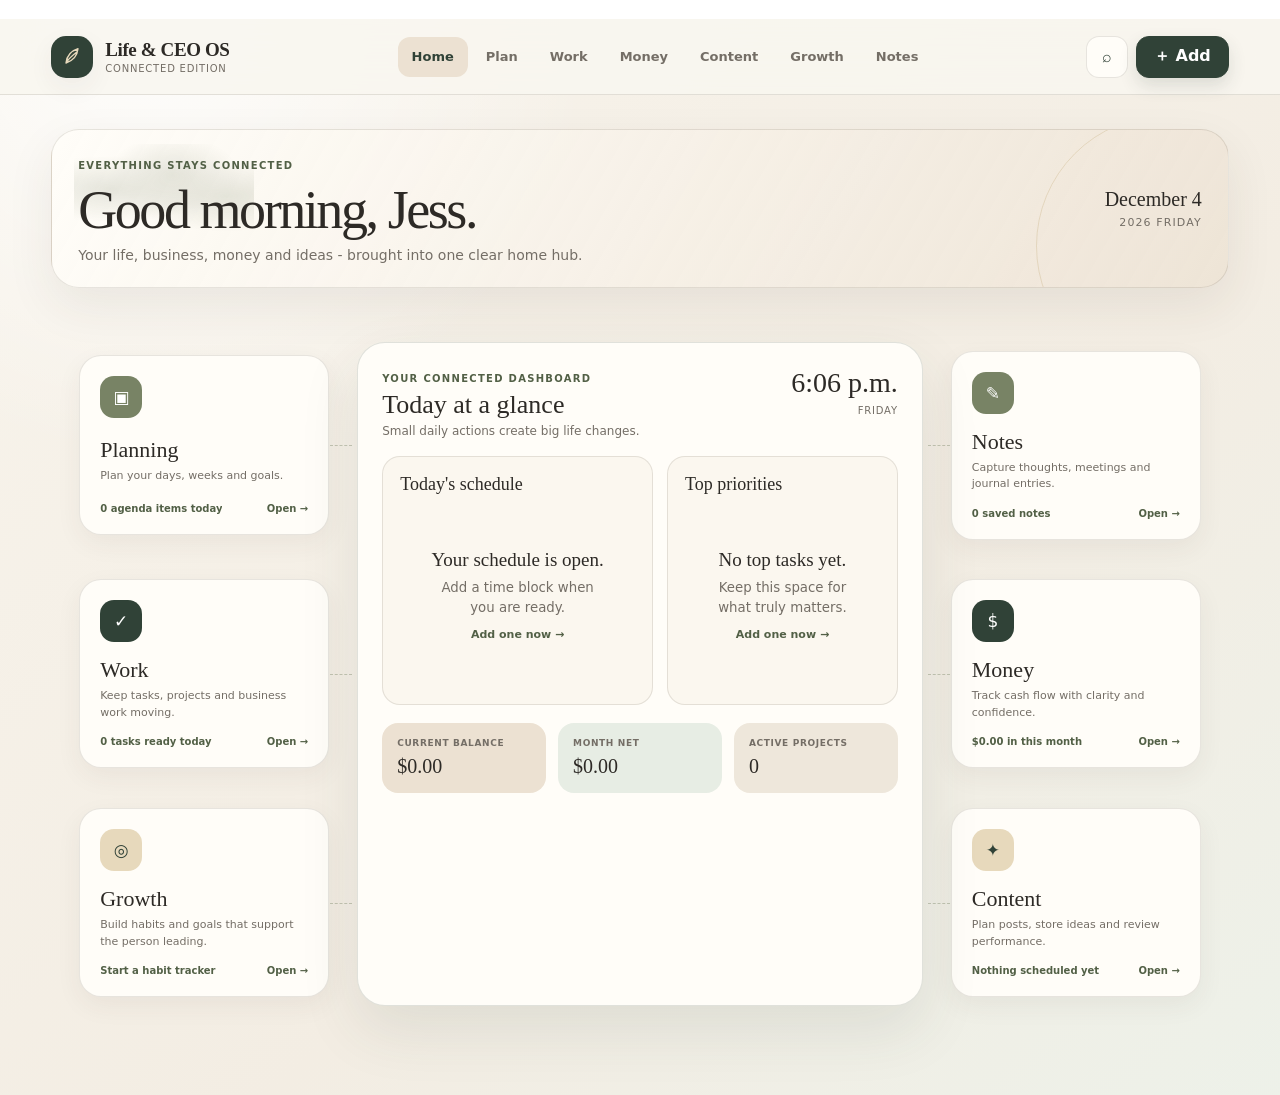
<file: v2/index.html>
<!DOCTYPE html><html lang="en-CA"><head><meta charset="UTF-8"><meta name="viewport" content="width=device-width,initial-scale=1"><meta name="theme-color" content="#F7F2E8"><title>Life & CEO OS</title><style>body{margin:0;display:grid;min-height:100vh;place-items:center;background:#f7f2e8;color:#304237;font-family:system-ui}.loading{display:grid;gap:12px;text-align:center}.leaf{font-size:34px}.bar{width:180px;height:4px;overflow:hidden;border-radius:99px;background:#e2d3bd}.bar:after{content:"";display:block;width:45%;height:100%;background:#788365;animation:load 1s infinite alternate}@keyframes load{to{transform:translateX(125%)}}</style></head><body><div class="loading"><div class="leaf">◌</div><strong>Opening Life & CEO OS</strong><div class="bar"></div></div><script>(async()=>{try{const files=["phase1-00","phase1-01","phase1-02","phase1-03","phase1-04","phase1-05","phase1-06"];const parts=await Promise.all(files.map(n=>fetch(`chunks/${n}.txt?v=stable-rollback-1`).then(r=>{if(!r.ok)throw new Error(`Missing ${n}`);return r.text()})));const b=parts.join("");const a=Uint8Array.from(atob(b),c=>c.charCodeAt(0));const s=new Blob([a]).stream().pipeThrough(new DecompressionStream("gzip"));const h=await new Response(s).text();document.open();document.write(h);document.close()}catch(e){document.body.innerHTML='<p style="font-family:system-ui;padding:40px">The Life & CEO OS preview could not load. Refresh the page or update Safari/Chrome.</p>';console.error(e)}})();</script></body></html>
</file>
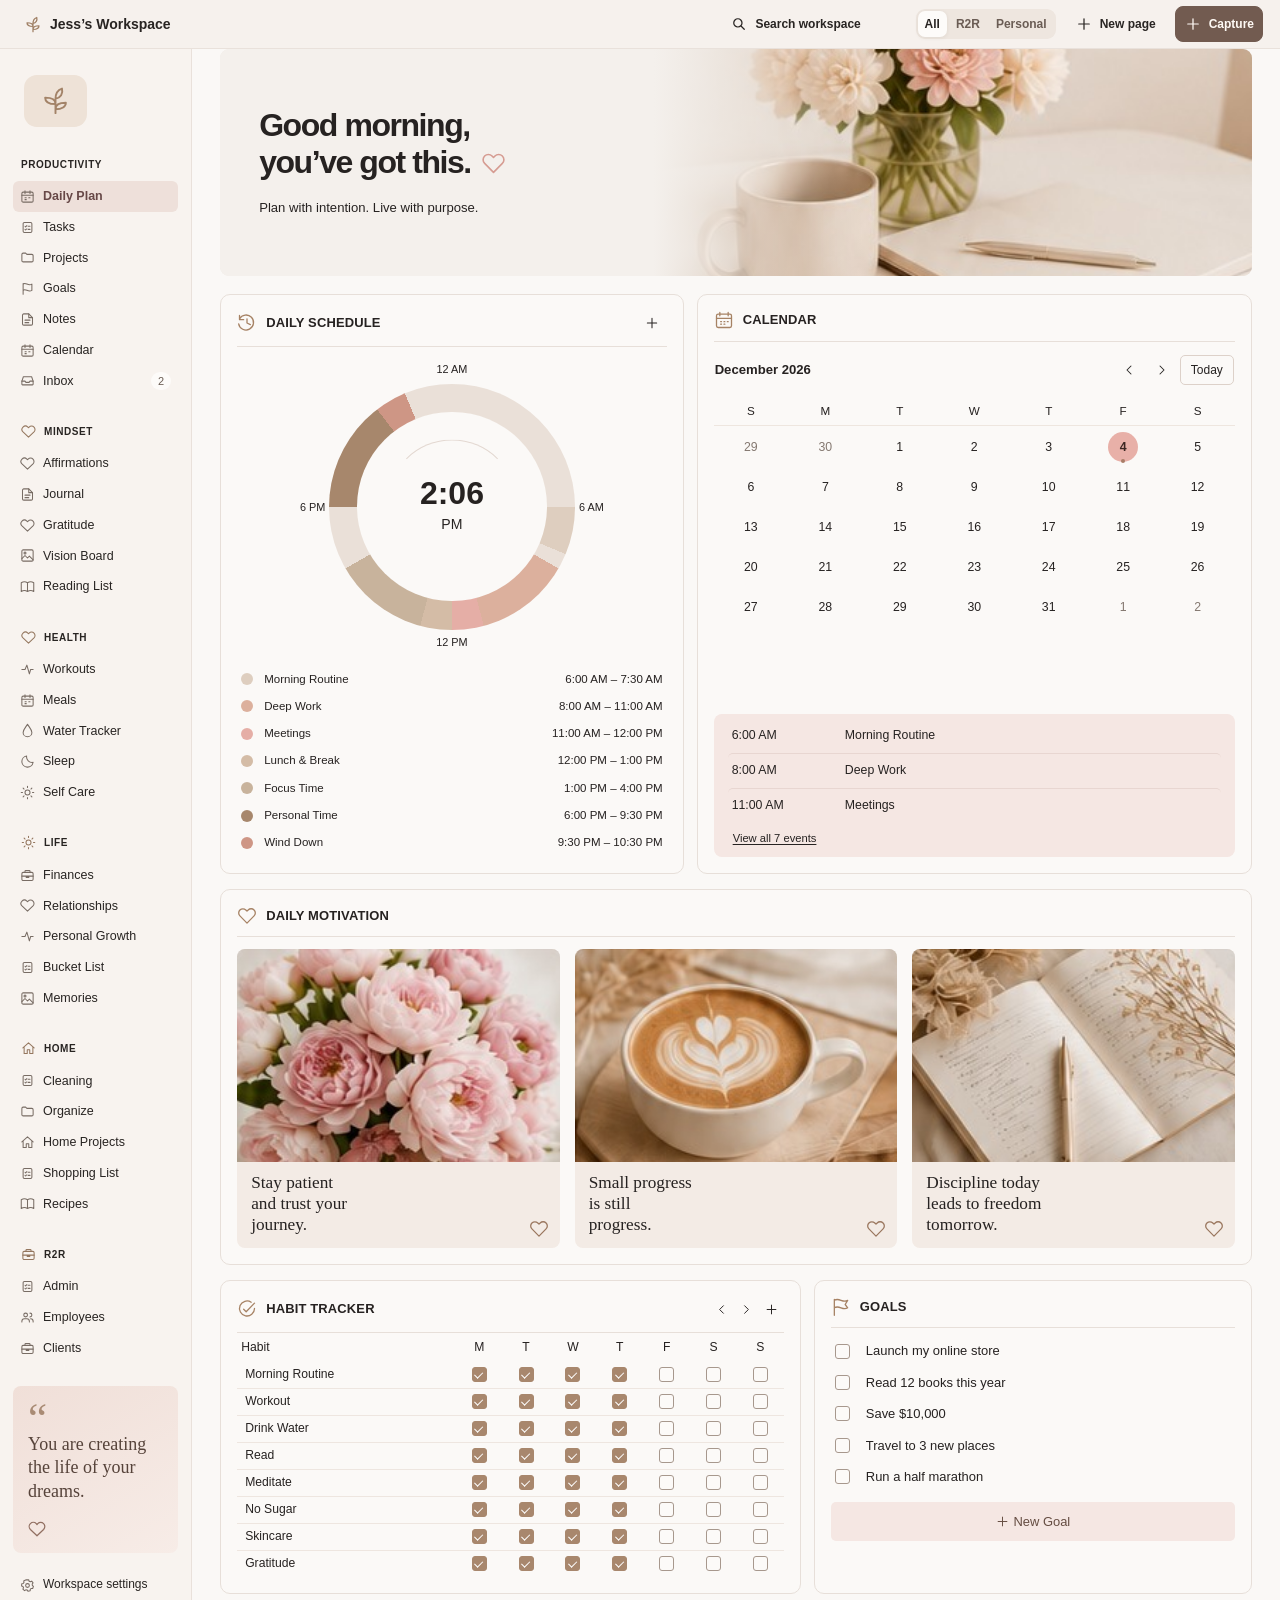
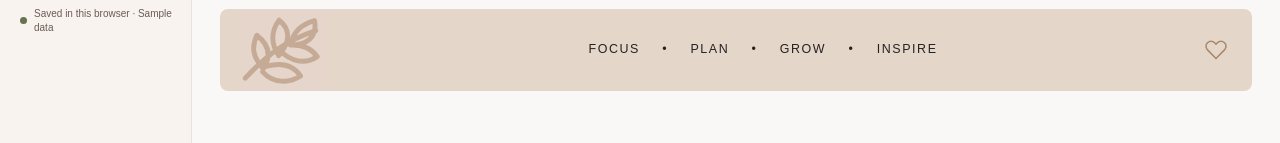
<file: jess-workspace-preview.html>
<!doctype html>
<html lang="en">
<head>
<meta charset="utf-8">
<meta name="viewport" content="width=device-width, initial-scale=1">
<meta name="description" content="Jess's workspace for projects, daily admin and follow-ups.">
<title>Jess’s Workspace</title>
<style>
:root {
  color-scheme: light; --canvas:#f5f2ea; --paper:#fffdf8; --ink:#292e21; --muted:#625e51;
  --line:#e5dfd2; --olive:#39432b; --green:#e7ebdc; --burgundy:#703e4c;
  --rose:#f2e5e7; --gold:#f3e9d5; --serif:Georgia,"Times New Roman",serif;
  --sans:system-ui,-apple-system,BlinkMacSystemFont,"Segoe UI",sans-serif;
}
* {box-sizing:border-box}
body {margin:0;background:var(--canvas);color:var(--ink);font:14px/1.5 var(--sans)}
button,input,textarea,select {font:inherit;color:inherit}
button {cursor:pointer}
button:disabled {cursor:default;opacity:.6}
a {color:#48573a;text-underline-offset:3px;overflow-wrap:anywhere}
button:focus-visible,a:focus-visible,input:focus-visible,select:focus-visible,textarea:focus-visible,summary:focus-visible {outline:2px solid #8a4d62;outline-offset:3px}
h1,h2,h3,p {margin:0}
h1,h2,h3 {overflow-wrap:anywhere}
h1,h2 {font:400 40px/1.08 var(--serif);letter-spacing:-.045em}
h2 {font-size:28px}
h3 {font-size:15px;line-height:1.35}
small,.muted {color:var(--muted)}
svg {display:inline-block;flex:none;vertical-align:middle}
[hidden] {display:none!important}
.shell {min-height:100vh;display:grid;grid-template-columns:219px minmax(0,1fr)}
aside {position:sticky;top:0;height:100vh;display:flex;flex-direction:column;padding:27px 17px 19px;border-right:1px solid var(--line);background:#eeeade;gap:29px}
.brand {display:flex;gap:11px;align-items:center;text-align:left;background:none;border:0;padding:0 4px;color:var(--ink)}
.brand img {object-fit:cover;width:36px;height:39px;border-radius:19px 19px 4px 4px}
.brand strong {display:block;font:22px/1 var(--serif);letter-spacing:-.045em}
.brand small {font-size:11px}
.nav-label,.eyebrow {font-size:10px;text-transform:uppercase;letter-spacing:.13em;font-weight:760}
.nav-label {color:var(--muted);padding:0 10px 8px}
nav {display:grid;gap:3px}
.nav-button {width:100%;display:flex;gap:11px;align-items:center;text-align:left;padding:10px;border:0;border-radius:9px;background:none;color:#514e40;font-weight:590;white-space:nowrap}
.nav-button[aria-current=page] {background:#dce2ce;color:#313c24}
.nav-button:hover:not([aria-current]) {background:#e6e0d2}
.nav-count {margin-left:auto;background:var(--paper);border-radius:30px;padding:1px 7px;font-size:11px}
.aside-foot {margin-top:auto;display:grid;gap:8px}
.storage {display:flex;gap:7px;align-items:center;color:var(--muted);font-size:11px;padding-left:9px}
.dot {display:inline-block;width:7px;height:7px;background:#64744d;border-radius:50%;flex:none}
.stage {min-width:0}
.topbar {background:#f5f2eaf2;border-bottom:1px solid var(--line);position:sticky;top:0;z-index:2}
.top-inner {min-height:67px;max-width:1350px;margin:auto;padding:10px clamp(17px,3.35vw,48px);display:flex;align-items:center;gap:14px}
.search-trigger {display:flex;gap:8px;align-items:center;min-width:0;max-width:360px;flex:1;text-align:left}
.search-trigger span {overflow:hidden;text-overflow:ellipsis;white-space:nowrap}
.top-inner .spaces {margin-left:auto}
.spaces {display:flex;gap:2px;border-radius:9px;background:#ebe6da;padding:3px;flex:none}
.spaces button {background:none;border:0;padding:5px 10px;border-radius:7px;font-size:12px;color:var(--muted);font-weight:650}
.spaces button[aria-pressed=true] {background:var(--paper);color:var(--ink);box-shadow:0 1px 4px #30281a12}
.btn {display:inline-flex;align-items:center;justify-content:center;gap:7px;border:1px solid var(--line);border-radius:8px;background:var(--paper);padding:8px 12px;text-decoration:none;color:var(--ink);font-weight:650;white-space:nowrap;font-size:13px;min-height:36px}
.btn:hover {background:#f0ecdf}
.btn.primary {background:var(--olive);border-color:var(--olive);color:#fffdf5}
.btn.primary:hover {background:#4b573b}
.btn.quiet {background:none;border-color:transparent}
.btn.quiet:hover {background:#eee9dd}
.btn.icon {padding:7px;min-width:35px}
.btn.danger {color:#8a3848}
main {max-width:1350px;margin:auto;padding:24px clamp(17px,3.35vw,48px) 56px;display:grid;gap:22px}
.hero {min-height:208px;border-radius:17px;overflow:hidden;isolation:isolate;display:flex;align-items:center;position:relative;background:#38412c;color:#fffbed}
.hero::after {content:"";position:absolute;inset:0;z-index:-1;background:linear-gradient(90deg,#39432d 0%,#39432d 38%,#39432d70 63%,#552f2014 100%)}
.hero-copy {padding:25px 32px;max-width:630px}
.hero h1 {font-size:clamp(42px,5vw,65px);margin:7px 0}
.hero .eyebrow,.hero p {color:#f1eddd}
.hero .btn {margin-top:17px;background:#f7f2e3;border-color:#f7f2e3}
.cards {display:grid;grid-template-columns:repeat(3,minmax(0,1fr));gap:13px}
.stat {display:flex;align-items:center;gap:11px;text-align:left;background:var(--paper);border:1px solid var(--line);border-radius:12px;padding:12px;min-width:0}
.stat:hover {border-color:#a5aa90}
.tile-icon {height:36px;width:36px;flex:none;display:grid;place-items:center;background:var(--green);color:#45533a;border-radius:9px}
.tile-icon.rose {background:var(--rose);color:var(--burgundy)}
.tile-icon.gold {background:var(--gold);color:#745425}
.stat strong {font:26px/1 var(--serif);display:block}
.stat small {font-size:12px}
.stat .arrow {margin-left:auto;color:var(--muted)}
.columns {display:grid;grid-template-columns:minmax(0,1.5fr) minmax(0,1fr);gap:16px;align-items:start}
.panel {background:var(--paper);border:1px solid var(--line);border-radius:14px;min-width:0}
.panel-head {display:flex;align-items:center;justify-content:space-between;gap:10px;padding:16px 18px 12px}
.panel-head h2 {font-size:25px}
.panel-body {padding:0 18px 14px}
.row {display:flex;align-items:flex-start;gap:10px;min-width:0;padding:12px 0;border-top:1px solid var(--line)}
.row p,.row small {overflow-wrap:anywhere}
.row-main {flex:1;min-width:0}
.row-main .title {font-weight:700}
.row-main .title.link {background:none;padding:0;border:0;text-align:left;color:#34402b}
.row-main .title.link:hover {text-decoration:underline;text-underline-offset:3px}
.row-actions {display:flex;align-items:center;gap:3px;flex:none}
.entry .copy {white-space:pre-wrap;overflow-wrap:anywhere;margin-top:4px}
.empty {padding:18px 0;color:var(--muted)}
.check {margin-top:3px;width:21px;height:21px;border:1px solid #b4b7a2;border-radius:6px;display:grid;place-items:center;background:#fffdf8;color:var(--olive);flex:none;padding:0}
.check.checked {background:var(--green);border-color:#9dab91}
.done .title {text-decoration:line-through;color:var(--muted)}
.badge {display:inline-block;font-size:11px;font-weight:700;color:#445039;background:var(--green);padding:2px 8px;border-radius:20px;white-space:nowrap}
.badge.rose {background:var(--rose);color:var(--burgundy)}
.badge.gold {background:var(--gold);color:#6d5029}
.badge.neutral {background:#eeeae0;color:#5b5548}
.heading {display:flex;justify-content:space-between;align-items:flex-end;gap:12px;flex-wrap:wrap}
.heading h1 {font-size:clamp(40px,5vw,57px);margin:5px 0 8px}
.heading .meta {display:flex;flex-wrap:wrap;gap:7px;align-items:center}
.record-grid {display:grid;grid-template-columns:repeat(auto-fill,minmax(min(100%,228px),1fr));gap:13px}
.record {background:var(--paper);border:1px solid var(--line);border-radius:12px;text-align:left;padding:16px;display:grid;gap:9px;min-width:0}
.record:hover {border-color:#a5aa90}
.record h3 {font:23px/1.1 var(--serif);font-weight:400}
.record .meta {display:flex;justify-content:space-between;align-items:center;gap:6px;flex-wrap:wrap}
progress {accent-color:#64774d;height:9px;width:100%}
.notes-form {display:grid;gap:8px;margin-bottom:15px}
textarea {resize:vertical;min-height:98px}
.notes-form .actions {display:flex;justify-content:space-between;align-items:center;gap:8px}
.field {display:grid;gap:5px;font-weight:650}
.field small {font-weight:400}
input,textarea,select {width:100%;border:1px solid #d8d1c1;border-radius:7px;background:#fffdf9;padding:8px 9px;font-weight:400;min-width:0}
.entry-img {display:block;max-width:100%;max-height:280px;object-fit:contain;border-radius:8px;margin-top:8px}
.add-row {display:flex;gap:6px;flex-wrap:wrap;padding:0 18px 13px}
.details-grid {display:grid;gap:9px}
details.panel {padding:0 18px}
details summary {padding:12px 0;cursor:pointer;font-weight:700}
dialog {width:min(500px,calc(100% - 28px));max-height:90dvh;border:1px solid var(--line);border-radius:15px;background:var(--paper);color:var(--ink);padding:0;box-shadow:0 20px 65px #29271e3d}
dialog::backdrop {background:#23251f75}
.dialog-head {padding:17px 20px 9px;display:flex;justify-content:space-between;align-items:center;gap:8px}
.dialog-body {padding:0 20px 20px}
.dialog-body form {display:grid;gap:11px}
.form-grid {display:grid;grid-template-columns:repeat(2,minmax(0,1fr));gap:10px}
.form-actions {display:flex;flex-wrap:wrap;gap:8px;justify-content:flex-end;align-items:center}
.form-actions .danger {margin-right:auto}
.feedback {margin:0;color:#84364c;min-height:1em;font-size:12px}
#toast {position:fixed;right:18px;bottom:18px;z-index:3;background:#343d2b;color:#fff8ed;padding:11px 15px;border-radius:9px;max-width:calc(100% - 36px);box-shadow:0 4px 14px #2223}
@media(max-width: 890px) {
  .shell {grid-template-columns:168px minmax(0,1fr)}
  aside {padding-inline:12px}
  .columns {grid-template-columns:1fr}
}
@media(max-width: 640px) {
  .shell {display:block}
  aside {height:auto;position:static;padding:12px 12px 7px;gap:9px;border-right:0;border-bottom:1px solid var(--line)}
  .brand img {width:27px;height:29px}
  .brand strong {font-size:20px}
  .brand small,.nav-label,.nav-count,.storage {display:none}
  .aside-foot {position:absolute;right:12px;top:7px}
  .aside-foot .nav-button {font-size:11px;padding:8px 5px}
  nav {grid-template-columns:repeat(3,minmax(0,1fr));gap:2px}
  .nav-button {font-size:12px;padding:6px;gap:5px;white-space:normal}
  .nav-button svg {width:14px;height:14px}
  .top-inner {min-height:54px;gap:6px;padding:7px 12px}
  .top-inner .spaces {margin-left:0}
  .spaces button {padding:4px 6px}
  .top-inner .btn {padding:6px 7px}
  input,textarea,select {font-size:16px}
  main {padding:14px 12px 30px;gap:13px}
  .hero {min-height:174px}
  .hero-copy {padding:18px}
  .hero::before {left:38%}
  .hero::after {background:linear-gradient(90deg,#39432d 0%,#39432d 39%,#39432d48 100%)}
  .cards {gap:5px}
  .stat {padding:6px;gap:5px}
  .stat .tile-icon {width:25px;height:28px}
  .stat .tile-icon svg {width:14px}
  .stat strong {font-size:23px}
  .stat small {font-size:10px;display:block}
  .stat .arrow {display:none}
  .panel-head,.panel-body,.add-row {padding-inline:13px}
}
:root {
  --canvas:#faf8f6;--paper:#fdfbf9;--ink:#282422;--muted:#6a5c54;
  --line:#e9e1db;--olive:#675046;--green:#e9e4dd;--burgundy:#795054;
  --rose:#f3e4e1;--gold:#f4ebe2;--serif:Georgia,"Times New Roman",serif;
  --sans:Inter,-apple-system,BlinkMacSystemFont,"Segoe UI",sans-serif;
  --workspace-sidebar:192px;--workspace-header:49px;
}
body {background:var(--canvas);color:var(--ink)}
.shell {display:grid;grid-template-columns:var(--workspace-sidebar) minmax(0,1fr);grid-template-rows:auto 1fr;max-width:1660px;margin:auto}
.notion-appbar {grid-column:1/-1;grid-row:1;position:sticky;top:0;z-index:5;min-height:var(--workspace-header);padding:6px 17px;display:flex;align-items:center;gap:10px;background:#f6f1ed;border-bottom:1px solid var(--line)}
.notion-brand {display:inline-flex;align-items:center;gap:8px;flex:none;background:none;border:0;font-weight:720;text-align:left;white-space:nowrap;padding:5px 7px}
.notion-brand svg {color:#9e7e63}
.notion-appbar .search-trigger {margin-left:auto;max-width:220px}
.notion-appbar .btn {font-size:12px;padding:5px 8px}
.notion-appbar .spaces {background:#eee6df;padding:2px}
.notion-appbar .spaces button {padding:4px 7px}
#notion-menu {display:none}
.notion-sidenav {grid-column:1;grid-row:2;position:static;height:auto;display:flex;gap:16px;padding:26px 13px 20px;background:#f8f3ef;border-right:1px solid var(--line)}
.notion-sidenav nav {display:block}
.notion-home-mark {margin:0 0 24px 11px;width:63px;height:52px;display:grid;place-items:center;background:#eee2d7;border:0;border-radius:13px;color:#a38368}
.notion-home-mark svg {width:31px;height:31px;stroke-width:1.5}
.notion-nav-group {margin-bottom:22px}
.notion-nav-label {min-height:26px;margin-bottom:4px;padding:4px 8px;display:flex;align-items:center;gap:8px;font-size:10px;font-weight:760;letter-spacing:.055em;text-transform:uppercase}
.notion-nav-label svg {width:15px;height:15px;color:#94765e}
.notion-sidenav .nav-button {font-size:12.5px;font-weight:480;padding:6px 7px;gap:8px;min-height:30px;white-space:normal;color:var(--ink);border-radius:6px}
.notion-sidenav .nav-button svg {width:15px;height:15px;color:#786c64}
.notion-sidenav .nav-button[aria-current=page] {background:#eee0da;color:#674847;font-weight:700}
.notion-sidenav .nav-button:hover:not([aria-current]) {background:#efe7e0}
.notion-sidebar-pages {margin:3px 0 5px 15px;padding:0 0 0 7px;border-left:1px solid #dacdc4;list-style:none}
.notion-sidebar-pages .ne-text-button {display:block;width:100%;overflow:hidden;text-overflow:ellipsis;white-space:nowrap;font-size:12px;text-align:left}
.notion-sidebar-quote {padding:13px 15px 15px;background:linear-gradient(150deg,#f0dfd8,#f7ece7);border-radius:8px;color:#56433a}
.notion-sidebar-quote span {display:block;color:#a98b74;font:43px/.9 var(--serif);height:32px}
.notion-sidebar-quote p {font:18px/1.33 var(--serif);margin:2px 0 13px}
.notion-sidebar-quote svg {color:#916f61}
.notion-sidenav .aside-foot {margin-top:0;position:static}
.notion-sidenav .aside-foot .nav-button {font-size:12px}
.notion-sidenav .storage {padding-left:7px;font-size:10px;line-height:1.35}
.notion-stage {grid-column:2;grid-row:2;min-width:0}
.notion-stage main {max-width:1220px;padding:22px clamp(18px,2.2vw,34px) 34px;gap:17px}
.notion-stage main.notion-today {padding-top:0}
.notion-stage .heading h1 {font:630 clamp(29px,4.5vw,43px)/1.13 var(--sans);letter-spacing:-.035em}
.notion-stage .panel-head h2,.dialog-head h2 {font:660 19px/1.25 var(--sans);letter-spacing:-.025em}
.notion-stage .record h3 {font:640 17px/1.25 var(--sans)}
.btn.primary {background:#725b50;border-color:#725b50;color:#fffaf5}
.btn.primary:hover {background:#59443c}
.nd-photo {display:block;background-size:cover;background-position:center;background-repeat:no-repeat}
@media(max-width:850px) {
  :root {--workspace-sidebar:153px}
  .notion-sidenav {padding-inline:10px}
  .notion-appbar {padding-inline:10px;gap:7px}
  .notion-stage main {padding-inline:15px}
}
@media(max-width:650px) {
  .shell {display:block}
  .notion-appbar {gap:4px;flex-wrap:wrap;padding:5px 9px 6px}
  .notion-brand {font-size:13px;gap:4px;padding:2px 3px}
  .notion-brand svg {width:14px;height:14px}
  #notion-menu {display:inline-flex;min-width:32px;padding:7px 4px}
  .notion-appbar #notion-page-plus span,.notion-appbar .search-trigger > span:last-child {display:none}
  .notion-appbar .search-trigger {flex:0;min-width:32px;min-height:33px}
  .notion-appbar .spaces {order:3;margin-inline:32px auto}
  .notion-appbar .btn {min-height:33px}
  .notion-sidenav {display:none;position:fixed;z-index:4;inset:var(--workspace-header) auto 0 0;width:min(290px,88vw);padding:30px 17px 20px;overflow-y:auto;box-shadow:10px 0 35px #48382b33}
  .notion-nav-open .notion-sidenav {display:flex}
  .notion-sidenav .aside-foot .storage {display:flex}
  .notion-stage main {padding-inline:12px}
}

.nd-dashboard,
.nd-calendar-page,
.nd-goals-page {
  --nd-ink: #262221;
  --nd-line: #e7dfd9;
  --nd-accent: #a68264;
  --nd-soft: #f5e7e3;
  --nd-panel: #fbf9f7;
  color: var(--nd-ink);
  min-width: 0;
}
.nd-dashboard {display: grid; gap: 18px; padding-bottom: 18px}
.nd-dashboard-content {display: grid; gap: 15px; min-width: 0}
.nd-hero {
  min-height: clamp(188px, 17.7vw, 234px);
  display: flex;
  align-items: center;
  position: relative;
  background: #f0ebe6;
  border-radius: 9px;
  overflow: hidden;
  isolation: isolate;
}
.nd-photo {display: block; background-repeat: no-repeat}
.nd-hero > .nd-photo {position: absolute; inset: 0 0 0 auto; width: min(59%, 680px); height: 100%; z-index: -2}
.nd-hero::before {
  content: "";
  position: absolute;
  z-index: -1;
  inset: 0;
  background: linear-gradient(90deg, #f4f0ec 5%, #f4f0ec 42%, #f4f0ecb5 48%, transparent 64%);
}
.nd-hero-copy {padding: 26px clamp(17px, 4vw, 39px); z-index: 1}
.nd-hero h1 {
  font-family: inherit;
  font-size: clamp(1.66rem, 2.5vw, 2.25rem);
  font-weight: 560;
  letter-spacing: -.045em;
  line-height: 1.17;
  margin: 0 0 16px;
}
.nd-hero h1 svg {color:#d69c92; display:inline-block; vertical-align:-3px; margin-left: 3px}
.nd-hero p {font-size: .82rem; margin: 0}
.nd-top-row,
.nd-bottom-row {display:grid; gap: 13px; min-width: 0; align-items: stretch}
.nd-top-row {grid-template-columns:minmax(0, .91fr) minmax(0, 1.09fr)}
.nd-bottom-row {grid-template-columns:minmax(0, 1.14fr) minmax(0, .86fr)}
.nd-panel {
  background: var(--nd-panel);
  min-width: 0;
  border: 1px solid var(--nd-line);
  border-radius: 10px;
  padding: 14px 16px 16px;
}
.nd-panel-title {
  border-bottom: 1px solid var(--nd-line);
  padding: 0 0 9px;
  display: flex;
  align-items: center;
  justify-content: space-between;
  gap: 8px;
  min-height: 33px;
}
.nd-panel-title :is(h1,h2) {
  display: flex;
  align-items: center;
  gap: 9px;
  margin: 0;
  color: var(--nd-ink);
  font-family: inherit;
  font-weight: 700;
  letter-spacing: .012em;
  font-size: .81rem;
  line-height: 1.24;
  text-transform: uppercase;
}
.nd-panel-title :is(h1,h2) svg {color: var(--nd-accent); flex: 0 0 auto}
.nd-panel-title h1 {font-size: 1.25rem; text-transform: none; letter-spacing: -.015em}
.nd-button {
  appearance: none;
  display: inline-flex;
  align-items: center;
  justify-content: center;
  padding: 0;
  border: 0;
  background: transparent;
  border-radius: 5px;
  color: inherit;
  font: inherit;
  cursor: pointer;
}
.nd-button:hover {background: #ede4de}
.nd-button:focus-visible,.nd-tick input:focus-visible + span {outline: 2px solid #946b54; outline-offset: 2px}
.nd-icon-button {width: 30px; height: 28px; flex: 0 0 auto}
.nd-clock {
  display: grid;
  place-items: center;
  position: relative;
  min-width: 0;
  width: min(100%, 304px);
  margin: 14px auto 12px;
  padding: 23px 29px;
  font-size: .68rem;
  white-space: nowrap;
}
.nd-clock > span {position: absolute}
.nd-clock-midnight {top: 0; left: 50%; transform: translateX(-50%)}
.nd-clock-noon {bottom: 2px; left: 50%; transform: translateX(-50%)}
.nd-clock-six {right: 0; top: 50%; transform: translateY(-50%)}
.nd-clock-evening {left: 0; top: 50%; transform: translateY(-50%)}
.nd-ring {
  border-radius: 50%;
  aspect-ratio: 1;
  width: 100%;
  display: grid;
  place-items: center;
  background: conic-gradient(var(--nd-events));
  position: relative;
}
.nd-ring::before {
  content: "";
  position: absolute;
  inset: 11.5%;
  background: var(--nd-panel);
  border-radius: inherit;
}
.nd-ring::after {
  content: "";
  position: absolute;
  width: 52%;
  aspect-ratio: 1;
  border: 1px solid transparent;
  border-top-color: #e3d8d1;
  border-radius: 50%;
  transform: translateY(-2%);
}
.nd-ring-face {z-index: 1; display: grid; text-align: center; gap: 5px}
.nd-ring-face strong {font-size: clamp(1.42rem, 2.5vw, 2.07rem); font-weight: 570; line-height: 1}
.nd-ring-face > span {font-size: .88rem}
.nd-schedule-agenda {padding: 1px 0}
.nd-event {
  width:100%; display:grid; grid-template-columns:14px minmax(0, 1fr) max-content;
  justify-items:start; gap:9px; text-align:left; padding:5px 4px; font-size:.72rem; min-height:27px;
}
.nd-event-dot {width: 12px; height: 12px; border-radius: 50%; background: var(--nd-dot)}
.nd-event time {text-align:right; white-space:nowrap; font-variant-numeric:tabular-nums}
.nd-event :nth-child(2) {overflow-wrap:anywhere}
.nd-calendar {display: flex; flex-direction: column}
.nd-month-toolbar {
  display:flex; align-items:center; justify-content:space-between; gap: 6px;
  padding: 13px 1px 7px; font-size: .82rem;
}
.nd-calendar-nav,
.nd-habit-controls {display:flex; align-items:center; gap:3px}
.nd-today {
  min-height: 30px;
  padding: 2px 10px;
  border: 1px solid #ddd1c9;
  font-size: .75rem;
}
.nd-month-grid {display:grid; grid-template-columns:repeat(7, minmax(0,1fr)); gap: 2px 0; text-align:center; padding: 4px 0}
.nd-weekday {font-size:.73rem; padding: 6px 0; border-bottom: 1px solid #eee6df}
.nd-day {
  min-width: 0;
  min-height: 38px;
  width:100%;
  background:transparent;
  position:relative;
  font-size:.77rem;
  font-variant-numeric: tabular-nums;
}
.nd-day:hover {background:#f5ede8}
.nd-day-outside {color:#847870}
.nd-day span {
  width:30px; height:30px; display:grid; place-items:center; border-radius:50%; max-width:100%;
}
.nd-day[aria-pressed=true] span {background:#e8b0a8; color:#3b2622; font-weight:650}
.nd-day[aria-current=date]:not([aria-pressed=true]) span {border:1px solid var(--nd-accent)}
.nd-day-has-event::after {
  content:""; position:absolute; bottom:3px; width:4px; height:4px; background:#a97d67; border-radius:50%;
}
.nd-calendar-agenda {
  padding:4px 14px; margin-top:auto; background:var(--nd-soft); border-radius:8px; min-width:0;
}
.nd-month-grid + .nd-calendar-agenda {margin-block-start:auto}
.nd-calendar .nd-month-grid {margin-bottom: 11px}
.nd-calendar-agenda .nd-event {grid-template-columns:minmax(62px, .28fr) minmax(0, 1fr); min-height:35px; font-size:.77rem}
.nd-calendar-agenda .nd-event + .nd-event {border-top:1px solid #e8d6d1}
.nd-calendar-agenda .nd-task-due {border-top:1px solid #e8d6d1}
.nd-task-due > span:first-child {color:#785649}
.nd-more {font-size: .7rem; padding: 5px; margin: 2px 0; text-decoration: underline; text-underline-offset: 2px}
.nd-empty {font-size: .79rem; margin: 14px 2px; color: #74665f}
.nd-motivation-grid {display:grid; grid-template-columns:repeat(3,minmax(0,1fr)); gap: 15px; margin-top: 12px}
.nd-motivation-card {overflow:hidden; border-radius:8px; background:#f3ebe5}
.nd-motivation-card > .nd-photo {width:100%; aspect-ratio:1.52}
.nd-motivation-copy {
  position:relative;
  min-height:80px;
  padding:10px 32px 13px 14px;
}
.nd-motivation-copy p {font-family: Georgia, serif; font-size: clamp(.89rem,1.6vw,1.08rem); line-height:1.23; margin:0}
.nd-motivation-copy .nd-favorite {position:absolute; right:6px; bottom:5px; color:#9b7860}
.nd-favorite[aria-pressed=true] svg {fill:#e1a69b; stroke:#a5675e}
.nd-habit-table {width:100%; table-layout:fixed; border-collapse:collapse; font-size:.76rem}
.nd-habit-table tr {border-bottom:1px solid #eee6e0}
.nd-habit-table tr:last-child {border-bottom:0}
.nd-habit-table :is(th, td) {padding:1px; font-weight:480; color:var(--nd-ink); text-align:center}
.nd-habit-table th:first-child {width:40%; padding: 0 4px; text-align:left}
.nd-habit-table thead th {padding-block: 5px}
.nd-habit-controls {gap:0}
.nd-habit-controls .nd-icon-button {width:25px}
.nd-habit-controls .nd-today {padding-inline:4px; white-space:nowrap}
.nd-edit-label {text-align:left; justify-content:flex-start; min-height:25px; padding: 3px 4px; overflow-wrap: anywhere}
.nd-tick {display:inline-grid; place-items:center; position:relative; width:24px; height:24px; cursor:pointer; vertical-align:middle}
.nd-tick input {
  position:absolute; inset:0; z-index:1; margin:0; opacity:0; width:100%; height:100%; cursor:pointer;
}
.nd-tick > span {
  position:relative; display:grid; place-items:center; width:15px; height:15px;
  border:1px solid #a7988d; border-radius:3px; background:#fcfaf8;
}
.nd-tick input:checked + span {background:#a8876d; border-color:#a8876d}
.nd-tick input:checked + span::after {
  content:""; width:7px; height:4px; border:solid #fff; border-width:0 0 1.5px 1.5px; transform:rotate(-45deg) translateY(-.5px);
}
.nd-goal-list {padding-top:10px; display:grid; gap:6px}
.nd-goal {display:flex; align-items:center; gap:7px; font-size:.81rem}
.nd-goal-done {text-decoration: line-through; color:#716359}
.nd-new-goal {width:100%; min-height:39px; margin:7px 0 0; background:var(--nd-soft); color:#654d42; font-size:.81rem; gap:3px}
.nd-footer {
  min-height:82px;
  display:flex;
  align-items:center;
  justify-content:space-between;
  gap:12px;
  background:#e5d6ca;
  border-radius:8px;
  padding:3px 24px;
  overflow:hidden;
}
.nd-footer > svg {color:#ab886b; flex-shrink:0}
.nd-footer > svg:first-child {transform:rotate(11deg); opacity:.55; width:78px; height:76px}
.nd-footer > span {text-transform:uppercase; letter-spacing:.125em; font-size:.78rem; text-align:center}
.nd-footer b {font-weight:500; margin-inline:clamp(2px,1.35vw,18px)}
.nd-calendar-head {
  display:flex;
  align-items:center;
  justify-content:space-between;
  gap:12px;
  padding:5px 0 16px;
}
.nd-calendar-head h1 {font-family:inherit; font-weight:630; letter-spacing:-.035em; margin:0}
.nd-add-action {gap:5px; background:var(--nd-soft); min-height:39px; padding:6px 11px; white-space:nowrap}
.nd-goals-page {max-width:650px}
.nd-time-fields {display:grid; gap:9px; grid-template-columns:minmax(0,1fr) minmax(0,1fr)}
.nd-visually-hidden {
  position:absolute; width:1px; height:1px; padding:0; margin:-1px;
  overflow:hidden; clip:rect(0,0,0,0); white-space:nowrap; border:0;
}
@media(max-width:1100px) {
  .nd-panel {padding-inline:12px}
  .nd-event {gap:6px}
}
@media(max-width:760px) {
  .nd-hero {min-height:153px}
  .nd-hero-copy {padding:17px}
  .nd-hero h1 {margin-bottom:10px}
  .nd-hero::before {background:linear-gradient(90deg,#f4f0ec 18%,#f4f0ecea 41%,#f4f0ec70 64%,transparent 82%)}
  .nd-top-row,.nd-bottom-row {grid-template-columns:minmax(0,1fr)}
  .nd-calendar-page .nd-calendar {grid-row:1}
  .nd-motivation-grid {gap:8px}
  .nd-motivation-copy {padding:8px 7px 29px; min-height:98px}
  .nd-motivation-copy .nd-favorite {bottom:3px; right:3px}
  .nd-footer {min-height:64px; padding:3px 11px}
  .nd-footer > svg:first-child {width:39px; height:47px}
  .nd-footer > svg:last-child {width:17px}
  .nd-footer > span {font-size:.61rem; letter-spacing:.08em}
}
@media(max-width:360px) {
  .nd-motivation-grid {grid-template-columns:minmax(0,1fr)}
  .nd-motivation-copy {min-height:0; padding:8px 27px 10px 8px}
  .nd-habit-table th:first-child {width:35%}
}

.n-db-panel {
  min-width: 0;
  background: var(--paper);
  border: 1px solid var(--line);
  border-radius: 13px;
}
.n-db-controls,.n-db-cal-heading {
  display: flex;
  align-items: center;
  justify-content: space-between;
  flex-wrap: wrap;
  gap: 10px;
}
.n-db-controls {
  padding: 10px 14px;
  border-bottom: 1px solid var(--line);
}
.n-db-views,.n-db-filters,.n-db-cal-actions {
  display: flex;
  flex-wrap: wrap;
  align-items: center;
  gap: 6px;
}
.n-db-views button {
  min-height: 37px;
  padding: 4px 10px;
  border: 0;
  border-radius: 6px;
  background: transparent;
}
.n-db-views button:hover,.n-db-views button[aria-pressed=true] {
  background: #ece4d9;
  color: #33291f;
}
.n-db-filters {
  gap: 10px;
}
.n-db-filters label {
  display: flex;
  align-items: center;
  gap: 5px;
  color: var(--muted);
  font-size: 12px;
}
.n-db-filters select {
  width: auto;
  min-height: 33px;
  padding: 4px 6px;
  background: transparent;
}
.n-db-table-wrap {
  overflow: auto;
  border-radius: 0 0 13px 13px;
}
.n-db-table {
  width: 100%;
  border-collapse: collapse;
  text-align: left;
}
.n-db-table th,.n-db-table td {
  min-width: 90px;
  padding: 10px 13px;
  border-bottom: 1px solid var(--line);
}
.n-db-table th:first-child {
  min-width: 170px;
}
.n-db-table thead th {
  color: var(--muted);
  font-size: 12px;
  font-weight: 600;
  white-space: nowrap;
}
.n-db-table tbody tr:last-child > * {
  border-bottom: 0;
}
.n-db-table tbody tr:hover {
  background: #f8f4ed;
}
.n-db-status {
  display: inline-block;
  padding: 2px 9px;
  border-radius: 6px;
  background: #f0ebdf;
  color: #504533;
  white-space: nowrap;
  font-size: 12px;
  font-weight: 620;
}
.n-db-status.working {
  background: #f0e1dc;
  color: #633c36;
}
.n-db-status.waiting {
  background: #f3e8d3;
  color: #614927;
}
.n-db-status.complete {
  background: #e8eddc;
  color: #3f4e31;
}
.n-db-progress {
  display: flex;
  align-items: center;
  gap: 6px;
}
.n-db-progress progress {
  width: 78px;
  max-width: 60%;
  margin: 0;
}
.n-db-list,.n-db-lane ul {
  list-style: none;
  padding: 0;
  margin: 0;
}
.n-db-list li {
  display: flex;
  justify-content: space-between;
  align-items: center;
  gap: 10px;
  padding: 10px 14px;
  border-bottom: 1px solid var(--line);
}
.n-db-list li:last-child {
  border-bottom: 0;
}
.n-db-board {
  display: grid;
  grid-auto-columns: minmax(150px,1fr);
  grid-auto-flow: column;
  gap: 10px;
  overflow: auto;
  padding: 12px;
}
.n-db-lane {
  min-width: 0;
  padding: 9px;
  background: #f7f2eb;
  border-radius: 9px;
}
.n-db-lane h2 {
  margin-bottom: 10px;
  font: 600 13px/1.4 var(--sans);
}
.n-db-lane h2 > span:last-child,.n-db-lane > p {
  color: var(--muted);
  font-size: 12px;
}
.n-db-lane li {
  margin-top: 7px;
  padding: 8px;
  border: 1px solid var(--line);
  border-radius: 7px;
  background: var(--paper);
}
.n-db-meta {
  display: flex;
  flex-wrap: wrap;
  gap: 6px;
  color: var(--muted);
  font-size: 12px;
}
.n-db-meta > * + *::before {
  content: '·';
  margin-right: 6px;
}
.n-db-panel > .empty,.n-db-calendar,.n-task-page {
  padding: 14px 16px;
}
.n-db-cal-heading h2,.n-task-page h2 {
  font: 650 15px/1.35 var(--sans);
}
.n-db-calendar-grid {
  display: grid;
  grid-template-columns: repeat(7,minmax(0,1fr));
  margin-block: 9px 16px;
  gap: 2px;
}
.n-db-weekday {
  text-align: center;
  color: var(--muted);
  padding-block: 4px;
  font-size: 12px;
}
.n-db-date {
  position: relative;
  min-height: 38px;
  border: 1px solid var(--line);
  border-radius: 6px;
  background: transparent;
  text-align: center;
  padding: 4px 2px;
}
.n-db-date.outside {
  color: var(--muted);
  background: #f8f5ee;
}
.n-db-date[aria-pressed=true] {
  border-color: #c59489;
  background: #f0ded7;
  color: #442b28;
  font-weight: 690;
}
.n-db-cal-count {
  display: inline-block;
  min-width: 17px;
  margin-left: 4px;
  padding-inline: 3px;
  color: #5e3e36;
  background: #eee1da;
  border-radius: 6px;
  font-size: 10px;
}
.n-db-cal-details > button {
  margin-top: 6px;
}
.n-db-properties {
  display: grid;
  gap: 7px;
  margin: 0 0 8px;
}
.n-db-properties > div {
  display: grid;
  grid-template-columns: 90px minmax(0,1fr);
  align-items: center;
  gap: 8px;
}
.n-db-properties dt {
  color: var(--muted);
}
.n-db-properties dd {
  margin: 0;
}
.n-task-body {
  margin-top: 8px;
  overflow-wrap: anywhere;
  white-space: pre-wrap;
}

.ne-edit-page {
  width: min(100%, 780px);
  margin-inline: auto;
  padding: clamp(12px, 3vw, 36px) 0 40px;
}
.ne-section-head, .ne-crumbs, .ne-add, .ne-page-list li, .ne-block-content {
  display: flex;
  align-items: center;
  gap: 10px;
}
.ne-section-head { justify-content: space-between; margin-bottom: 27px; }
.ne-section-head h1 { margin: 0; }
.ne-crumbs {
  flex-wrap: wrap;
  gap: 4px 8px;
  margin-bottom: 20px;
  color: var(--muted);
  font-size: 13px;
}
.ne-crumb-divider { opacity: .6; }
.ne-text-button {
  display: inline;
  padding: 2px 3px;
  border: 0;
  border-radius: 4px;
  background: transparent;
  color: inherit;
  text-align: start;
  overflow-wrap: anywhere;
}
.ne-text-button:hover { background: var(--line); }
.ne-crumbs .title { font-family: inherit; font-size: inherit; }
.ne-title-heading { margin: 0; min-width: 0; }
.ne-page-title {
  display: block;
  width: 100%;
  padding: 5px 2px;
  margin: 0 0 12px;
  border: 0;
  border-radius: 3px;
  background: transparent;
  color: var(--ink);
  font: inherit;
}
.ne-editor { margin-top: 9px; min-width: 0; }
.ne-block {
  display: grid;
  grid-template-columns: minmax(0, 1fr) auto;
  align-items: start;
  gap: 4px;
  position: relative;
  min-height: 36px;
  margin: 2px 0;
  border-radius: 5px;
}
.ne-block-toolbar {
  grid-column: 2;
  grid-row: 1;
  display: flex;
  align-items: center;
  opacity: .16;
  transition: opacity .12s ease;
}
.ne-block:hover .ne-block-toolbar, .ne-block:focus-within .ne-block-toolbar { opacity: 1; }
.ne-block-control {
  width: 30px;
  min-width: 30px;
  height: 36px;
  border: 0;
  border-radius: 4px;
  padding: 0;
  background: transparent;
  color: var(--muted);
  font: 600 17px/1 var(--sans);
}
.ne-block-control:not(:disabled):hover { background: var(--line); color: var(--ink); }
.ne-block-control:disabled { opacity: .3; }
.ne-block-content {
  grid-column: 1;
  grid-row: 1;
  min-height: 36px;
  padding-inline: 2px;
}
.ne-block-text {
  display: block;
  min-width: 0;
  width: 100%;
  margin: 0;
  padding: 7px 4px;
  border: 1px solid transparent;
  border-radius: 4px;
  color: var(--ink);
  background: transparent;
  font: inherit;
  line-height: 1.5;
  overflow-wrap: anywhere;
}
.ne-block-text::placeholder, .ne-page-title::placeholder { color: var(--muted); opacity: .67; }
.ne-block-text:hover { border-color: var(--line); }
.ne-block-text:focus { outline: none; border-color: var(--line); background: var(--paper); }
.ne-block textarea { field-sizing: content; min-height: 35px; max-height: 65vh; resize: vertical; }
.ne-block input.ne-block-text { resize: none; }
.ne-heading { margin-top: 12px; }
.ne-heading .ne-block-text { font-size: clamp(21px, 3vw, 28px); font-weight: 650; line-height: 1.26; }
.ne-subheading .ne-block-text { font-size: 19px; font-weight: 650; line-height: 1.32; }
.ne-quote .ne-block-content { border-inline-start: 3px solid var(--muted); padding-inline-start: 10px; }
.ne-quote .ne-block-text { font-family: var(--serif); font-size: 18px; }
.ne-callout .ne-block-content { background: var(--gold); border-radius: 6px; padding-inline: 12px 6px; }
.ne-callout-dot { color: var(--burgundy); font-size: 22px; }
.ne-bullet { margin-inline: 8px 2px; }
.ne-check { width: 17px; height: 17px; margin: 0 0 0 4px; accent-color: var(--olive); flex: none; }
.ne-complete .ne-block-text { text-decoration: line-through; color: var(--muted); }
.ne-link .ne-block-content { flex-wrap: wrap; column-gap: 8px; row-gap: 0; }
.ne-link .ne-block-text { flex: 1 1 128px; }
.ne-block-link { color: var(--burgundy); margin-inline: 3px 6px; font-size: 13px; }
.ne-divider hr { width: 100%; margin: 0; border: 0; border-top: 1px solid var(--line); }
.ne-add { margin-top: 10px; flex-wrap: wrap; }
.ne-add-tip { font-size: 12px; }
.ne-save-status:not(:empty) { display: block; margin: 0 0 5px; color: var(--burgundy); }
.ne-command-menu {
  position: relative;
  display: grid;
  width: min(100%, 245px);
  gap: 3px;
  margin: 3px 0 12px;
  padding: 6px;
  border: 1px solid var(--line);
  border-radius: 7px;
  background: var(--paper);
  box-shadow: 0 8px 24px #241b1414;
}
.ne-command-menu button {
  display: flex;
  align-items: center;
  gap: 11px;
  padding: 7px;
  min-height: 35px;
  color: var(--ink);
  border: 0;
  border-radius: 4px;
  background: transparent;
  text-align: start;
}
.ne-command-menu button span {
  display: grid;
  width: 26px;
  height: 24px;
  place-items: center;
  border: 1px solid var(--line);
  border-radius: 4px;
  color: var(--muted);
  font-size: 12px;
}
.ne-command-menu button:hover, .ne-command-menu button.ne-command-active { background: var(--rose); }
.ne-command-menu p { margin: 6px; font-size: 13px; }
.ne-subpages { margin-top: 26px; border-top: 1px solid var(--line); padding-top: 12px; }
.ne-page-list { display: grid; gap: 3px; list-style: none; margin: 0 0 7px; padding: 0; }
.ne-page-list li { min-height: 38px; color: var(--muted); padding: 5px 7px; border-radius: 5px; }
.ne-page-list li:hover { background: var(--paper); }
.ne-page-list li > span { display: grid; place-items: center; }
.ne-page-list button { color: var(--ink); font-weight: 600; }
.ne-record-blocks {
  margin: 20px 0;
  padding: clamp(14px, 3vw, 26px);
  border: 1px solid var(--line);
  border-radius: 10px;
  background: var(--paper);
}
.ne-record-blocks h2 { margin: 0 0 7px; }
@media (hover: none) {
  .ne-block-toolbar { opacity: .65; }
  .ne-block-control { width: 34px; min-width: 34px; }
}
@media (max-width: 520px) {
  .ne-block-toolbar { gap: 0; }
  .ne-block-control { width: 28px; min-width: 28px; height: 40px; }
  .ne-page-title { font-size: 31px; }
  .ne-section-head { gap: 9px; }
  .ne-add-tip { display: none; }
}

.nd-photo-hero {background-image:url("[data-uri]")}
.nd-photo-flowers {background-image:url("[data-uri]")}
.nd-photo-coffee {background-image:url("[data-uri]")}
.nd-photo-notebook {background-image:url("[data-uri]")}
</style>
</head>
<body>
<div class="shell">
  <header class="notion-appbar">
    <button class="btn icon quiet" type="button" id="notion-menu" aria-label="Workspace navigation" aria-expanded="false" aria-controls="notion-sidenav"></button>
    <button type="button" class="notion-brand" data-view="Today"><span id="notion-brand-mark"></span>Jess’s Workspace</button>
    <button type="button" class="btn quiet search-trigger" data-action="search" aria-label="Search workspace"><span id="search-icon"></span><span>Search workspace</span></button>
    <div class="spaces" aria-label="Filter workspace" id="spaces"></div>
    <button type="button" class="btn quiet" id="notion-page-plus" aria-label="New page"></button>
    <button class="btn primary" type="button" data-action="capture"><span id="plus-icon"></span>Capture</button>
  </header>
  <aside id="notion-sidenav" class="notion-sidenav" aria-label="Workspace navigation">
    <nav id="nav" aria-label="Main"></nav>
    <div class="aside-foot">
      <button class="nav-button" type="button" data-action="settings"><span id="settings-icon"></span>Workspace settings</button>
      <span class="storage"><span class="dot"></span><span id="storage-state">Saved in this browser</span></span>
    </div>
  </aside>
  <div class="stage notion-stage">
    <main id="main">
      <section class="panel" aria-labelledby="preview-title">
        <div class="panel-head"><h2 id="preview-title">Open Jess’s Workspace in a browser</h2></div>
        <div class="panel-body">
          <p>If this message stays on screen, the workspace couldn’t start here. On iPhone, open the workspace’s web address in Safari.</p>
        </div>
      </section>
    </main>
  </div>
</div>
<dialog id="dialog" aria-labelledby="dialog-title">
  <div class="dialog-head"><h2 id="dialog-title"></h2><button class="btn icon quiet" type="button" data-action="close" aria-label="Close dialog">×</button></div>
  <div class="dialog-body" id="dialog-body"></div>
</dialog>
<div id="toast" role="status" hidden></div>
<script>
'use strict';
const key = 'jess-workspace-notion-preview-v1';
const zone = 'America/Moncton';
const dateFormatter = new Intl.DateTimeFormat('en-CA', {timeZone:zone,year:'numeric',month:'2-digit',day:'2-digit'});
const sources = ['Note','Text','Email','Calendar','Other'];
const groups = ['R2R','Personal'];
const statuses = ['Planning','In progress','Waiting','Completed'];
const paths = {
  sun:'<circle cx="12" cy="12" r="4"/><path d="M12 2v2m0 16v2M2 12h2m16 0h2M5 5l1.5 1.5m11 11L19 19M5 19l1.5-1.5m11-11L19 5"/>',
  inbox:'<path d="m3 13 2.4-7h13.2l2.4 7v5a1 1 0 0 1-1 1H4a1 1 0 0 1-1-1z"/><path d="M3 13h5l1.5 2h5l1.5-2h5"/>',
  folder:'<path d="M3 7a2 2 0 0 1 2-2h4l2 2h8a2 2 0 0 1 2 2v8a2 2 0 0 1-2 2H5a2 2 0 0 1-2-2z"/>',
  checklist:'<rect x="5" y="4" width="14" height="16" rx="2"/><path d="m8 10 1 1 2-2m2 1h3m-8 5 1 1 2-2m2 1h3"/>',
  people:'<circle cx="9" cy="8" r="3"/><path d="M3 19v-1a4 4 0 0 1 4-4h4a4 4 0 0 1 4 4v1M16 5a3 3 0 0 1 0 6m1 3a4 4 0 0 1 4 4v1"/>',
  briefcase:'<rect x="3" y="7" width="18" height="13" rx="2"/><path d="M8 7V5a1 1 0 0 1 1-1h6a1 1 0 0 1 1 1v2m-13 6h18m-11 0v2h4v-2"/>',
  search:'<circle cx="10.5" cy="10.5" r="5.5"/><path d="m15 15 4 4"/>',
  plus:'<path d="M12 5v14M5 12h14"/>',
  arrow:'<path d="m9 6 6 6-6 6"/>',
  back:'<path d="m14 6-6 6 6 6"/>',
  settings:'<circle cx="12" cy="12" r="3"/><path d="M10 3h4l.6 2.2 2 .9 2.1-1.1 2.2 2.8-1.4 1.8.3 2.4 1.7 1.4-1.2 3.4-2.3-.1-1.6 1.5-.1 2.3-3.6.8-1.1-2-2.3-.4-2 1.3-2.7-2.4 1-2.1-.9-2.1-2.2-.7.3-3.7 2.3-.4 1.3-1.8-.5-2.2L9 3.2z"/>',
  bell:'<path d="M6 10a6 6 0 0 1 12 0c0 4 1 5 2 6H4c1-1 2-2 2-6m4 9a2 2 0 0 0 4 0"/>',
  check:'<path d="m5 12 5 5 9-10"/>'
};
const icon = name => '<svg width="18" height="18" viewBox="0 0 24 24" fill="none" stroke="currentColor" stroke-width="1.65" stroke-linecap="round" stroke-linejoin="round" aria-hidden="true">' + paths[name] + '</svg>';
const esc = value => String(value ?? '').replace(/[&<>"']/g, c => ({'&':'&amp;','<':'&lt;','>':'&gt;','"':'&quot;',"'":'&#39;'}[c]));
const uid = () => globalThis.crypto?.randomUUID?.() ?? (Date.now().toString(36) + Math.random().toString(36).slice(2));
function day(now = new Date()) {
  const parts = dateFormatter.formatToParts(now);
  const year = parts.find(part => part.type === 'year').value;
  const month = parts.find(part => part.type === 'month').value;
  const date = parts.find(part => part.type === 'day').value;
  return year + '-' + month + '-' + date;
}
function offsetDate(value, days) {
  const date = new Date(value + 'T12:00:00Z');
  date.setUTCDate(date.getUTCDate() + days);
  return date.toISOString().slice(0,10);
}
const displayDate = (value, options={month:'short',day:'numeric'}) => new Date(value+'T12:00:00Z').toLocaleDateString('en-CA',{...options,timeZone:'UTC'});
const sample = () => {
  const today = day();
  return {
    records:[
      {id:'winter',type:'Projects',title:'Winter crew training',space:'R2R',status:'In progress',progress:45,summary:'Get the classroom session and equipment walkaround ready.',sample:true},
      {id:'home',type:'Projects',title:'Home projects',space:'Personal',status:'Planning',progress:15,summary:'Keep measurements, ideas and links together.',sample:true},
      {id:'site',type:'Projects',title:'Spring site walkthrough',space:'R2R',status:'Waiting',progress:25,summary:'Collect site notes and confirm a walkthrough.',sample:true},
      {id:'crew',type:'Employees',title:'Crew lead (sample)',space:'R2R',summary:'Winter training and check-ins.',role:'Crew lead',sample:true},
      {id:'client',type:'Clients',title:'Property manager (sample)',space:'R2R',summary:'Walkthrough contact and decisions.',role:'Property manager',sample:true}
    ],
    entries:[
      {id:'s1',record:'winter',kind:'Note',source:'Note',body:'Start with the first-storm checklist. Ask the crew what would make the nighttime dry run easier.',sample:true},
      {id:'s2',record:'winter',kind:'Reminder',source:'Text',title:'Confirm the equipment walkaround',due:today,body:'Check whether the rep can join the classroom session.',sample:true},
      {id:'s3',record:'home',kind:'Note',source:'Note',body:'Measure the entryway before picking a bench.',sample:true},
      {id:'s4',record:'client',kind:'Reminder',source:'Email',title:'Follow up on walkthrough dates',due:offsetDate(today,-1),body:'Ask for two times that work next week.',sample:true}
    ],
    inbox:[
      {id:'i1',body:'Text about bringing extra radios to crew training.',source:'Text',space:'R2R',sample:true},
      {id:'i2',body:'Save the entryway measurements after checking the old note.',source:'Note',space:'Personal',sample:true}
    ],
    admin:[
      {id:'a1',title:'Check messages that need a reply',space:'R2R',repeat:'Daily',checks:[],sample:true},
      {id:'a2',title:'Review the next seven days',space:'Personal',repeat:'Weekly',checks:[],sample:true},
      {id:'a3',title:'Review outstanding invoices',space:'R2R',repeat:'Weekly',checks:[],sample:true}
    ]
  };
};
let data;
let blockedStorage = false;
let pendingRestore = null;
let storageStatus = 'Saved in this browser';
const collections = ['records','entries','inbox','admin'];
const draftLimit = 20000;
function validDrafts(drafts) {
  if (drafts === undefined) return true;
  const draftText = value => typeof value==='string'&&value.length<=draftLimit;
  if (!drafts || typeof drafts!=='object' || Array.isArray(drafts)) return false;
  const {notes,capture} = drafts;
  if (notes!==undefined && (!notes || typeof notes!=='object' || Array.isArray(notes) || !Object.values(notes).every(draftText))) return false;
  return capture===undefined || (capture && draftText(capture.body) && sources.includes(capture.source) && groups.includes(capture.space));
}
const isoDate = value => typeof value==='string' && /^\d{4}-\d{2}-\d{2}$/.test(value) && !Number.isNaN(new Date(value+'T12:00:00Z').getTime());
function validData(value) {
  if (!value || !notionExtensionValid(value) || !validDrafts(value.drafts) || !collections.every(key=>{
    const list=value[key];
    return Array.isArray(list)&&list.every(item=>item&&typeof item.id==='string')&&new Set(list.map(item=>item.id)).size===list.length;
  })) return false;
  return value.records.every(item=>['Projects','Employees','Clients'].includes(item.type)&&groups.includes(item.space)&&typeof item.title==='string'&&
    (item.type!=='Projects'||(statuses.includes(item.status)&&Number.isInteger(item.progress)&&item.progress>=0&&item.progress<=100)))&&
    value.entries.every(item=>['Note','Link','Photo','Reminder','Update'].includes(item.kind)&&typeof item.record==='string'&&
      (!item.due||isoDate(item.due))&&(item.kind!=='Reminder'||isoDate(item.due)))&&
    value.inbox.every(item=>typeof item.body==='string'&&groups.includes(item.space))&&
    value.admin.every(item=>typeof item.title==='string'&&groups.includes(item.space)&&['Daily','Weekly'].includes(item.repeat)&&
      Array.isArray(item.checks)&&item.checks.every(isoDate));
}
let space = 'All';
let view = 'Today';
let recordId = '';
let toastTimer;
let dialogReturn;
const main = document.querySelector('#main');
const dialog = document.querySelector('#dialog');
const dialogBody = document.querySelector('#dialog-body');
const nav = document.querySelector('#nav');
const toast = document.querySelector('#toast');
const byId = (list,id) => list.find(item => item.id === id);
const rec = id => byId(data.records,id);
const relevant = item => item && (space === 'All' || item.space === space);
const visibleEntries = () => data.entries.filter(item => relevant(rec(item.record)));
const currentSamples = () => collections.some(k=>data[k].some(item=>item.sample));
const allowedLink = value => {
  try {
    const url = new URL(value);
    return ['http:','https:'].includes(url.protocol) ? url.href : '';
  } catch { return ''; }
};
const badge = (value,tone='') => '<span class="badge '+tone+'">'+esc(value)+'</span>';
const btn = (label,action,opts={}) => '<button type="button" class="btn '+(opts.style||'')+'" data-action="'+action+'"'+(opts.id?' data-id="'+esc(opts.id)+'"':'')+'>'+(opts.icon?icon(opts.icon):'')+esc(label)+'</button>';
const empty = label => '<p class="empty">'+esc(label)+'</p>';
const panel = (title,body,action='') => '<section class="panel"><div class="panel-head"><h2>'+esc(title)+'</h2>'+action+'</div><div class="panel-body">'+body+'</div></section>';
const heading = (title,subtitle,action='') => '<header class="heading"><div><h1>'+esc(title)+'</h1><p class="muted">'+esc(subtitle)+'</p></div>'+action+'</header>';
const openRecord = (id,label) => '<button type="button" class="title link" data-action="open-record" data-id="'+esc(id)+'">'+esc(label)+'</button>';
const field = (label,name,value='',opts={}) => '<label class="field">'+label+'<input name="'+name+'" type="'+(opts.type||'text')+'" value="'+esc(value)+'" '+(opts.required?'required ':'')+(opts.attrs||'')+'></label>';
const area = (label,name,value='',required=false) => '<label class="field">'+label+'<textarea name="'+name+'" maxlength="20000" '+(required?'required':'')+'>'+esc(value)+'</textarea></label>';
const select = (label,name,options,value='') => '<label class="field">'+label+'<select name="'+name+'">'+options.map(option=>{
  const [id,title] = Array.isArray(option) ? option : [option,option];
  return '<option value="'+esc(id)+'" '+(id===value?'selected':'')+'>'+esc(title)+'</option>';
}).join('')+'</select></label>';
function note(message) {
  clearTimeout(toastTimer);
  toast.textContent = message;
  toast.hidden = false;
  toastTimer = setTimeout(()=>{toast.hidden = true;},4200);
}
function latestData() {
  const raw=localStorage.getItem(key);
  if (!raw) {
    if (blockedStorage) throw new Error('Saved data is unavailable.');
    return data;
  }
  const stored=JSON.parse(raw);
  if (!validData(stored)) throw new Error('Saved data could not be read.');
  return stored;
}
function save(change,message,{draft=false,snapshot=null}={}) {
  try {
    const updated=snapshot || (draft?latestData():structuredClone(latestData()));
    if (!snapshot) change(updated);
    localStorage.setItem(key,JSON.stringify(updated));
    data=updated;
    blockedStorage=false;
    storageStatus='Saved in this browser';
  } catch (failure) {
    const error=failure?.name==='SecurityError'
      ? 'This preview blocks browser storage. Download the HTML file and open it in Chrome or Safari to save edits.'
      : 'Your change couldn’t be saved. Keep this tab open and check browser storage.';
    if (dialog.open) dialogBody.querySelector('.feedback')?.replaceChildren(error);
    if (!draft) note(error);
    return false;
  }
  if (!draft) render();
  if (message) note(message);
  return true;
}
function storeDraft(update,status,label) {
  const saved=save(workspace=>{
    workspace.drafts ??= {};
    update(workspace.drafts);
  },'',{draft:true});
  if (status) status.textContent=saved?label:'Draft not saved. Keep this tab open.';
}
function capsule(source) {
  return {body:source.body.value,source:source.source.value,space:source.space.value};
}
function noteDraftMessage() {
  return '<small class="muted" data-draft-status role="status">Drafts save as you type.</small>';
}
function go(name,id='') {
  view=name;
  recordId=id;
  render();
  window.scrollTo(0,0);
}
function period(task,today=day()) {
  if (task.repeat === 'Daily') return today;
  const weekday = new Date(today+'T12:00:00Z').getUTCDay();
  return offsetDate(today,-((weekday+6)%7));
}
function adminRow(task) {
  const done = task.checks.includes(period(task));
  return '<div class="row '+(done?'done':'')+'"><button type="button" class="check '+(done?'checked':'')+'" data-action="toggle-admin" data-id="'+esc(task.id)+'" aria-pressed="'+done+'" aria-label="'+esc(task.title)+'">'+(done?icon('check'):'')+'</button>'+
    '<div class="row-main"><div class="title">'+esc(task.title)+'</div><small>'+esc(task.space)+' · '+esc(task.repeat)+'</small></div>'+
    btn('Edit','edit-admin',{id:task.id,style:'quiet'})+'</div>';
}
function reminderRow(item) {
  const record = rec(item.record);
  const due = item.due < day() ? 'Overdue · '+displayDate(item.due) : (item.due===day()?'Today':displayDate(item.due));
  return '<div class="row"><button class="check" type="button" data-action="toggle-reminder" data-id="'+esc(item.id)+'" aria-label="Complete '+esc(item.title)+'"></button>'+
    '<div class="row-main"><div class="title">'+esc(item.title)+'</div><small>'+openRecord(record.id,record.title)+' · '+esc(record.space)+'</small></div>'+
    badge(due,item.due<day()?'rose':item.due===day()?'gold':'neutral')+'</div>';
}
function recordCards(records) {
  if (!records.length) return empty('There are no records in this view yet.');
  return '<div class="record-grid">'+records.map(record=>{
    const isProject = record.type==='Projects';
    const detail = isProject ? record.summary : record.role || record.summary;
    return '<button class="record" type="button" data-action="open-record" data-id="'+esc(record.id)+'"><div class="meta">'+badge(record.space,record.space==='Personal'?'rose':'')+
      (isProject?badge(record.status,'neutral'):'')+'</div><h3>'+esc(record.title)+'</h3>'+
      (detail?'<small>'+esc(detail)+'</small>':'')+(isProject?'<progress max="100" value="'+record.progress+'" aria-label="Progress"></progress><small>'+record.progress+'% complete</small>':'')+'</button>';
  }).join('')+'</div>';
}
function inboxPage() {
  const items = data.inbox.filter(relevant);
  return heading('Inbox','Drop in a thought or excerpt now and file it when you have time.',btn('Capture','capture',{style:'primary',icon:'plus'}))+
    panel('Unfiled items',items.map(item=>'<div class="row entry"><div class="row-main">'+badge(item.source,'neutral')+' '+badge(item.space,item.space==='Personal'?'rose':'')+
      '<p class="copy">'+esc(item.body)+'</p></div><div class="row-actions">'+btn('File','file',{id:item.id})+btn('Edit','edit-capture',{id:item.id,style:'quiet'})+'</div></div>').join('')||
      empty('Your inbox is clear.'));
}
function adminPage() {
  const local = data.admin.filter(relevant);
  return heading('Admin','Daily items come back each day. Weekly items come back on Monday.',btn('Add checklist item','new-admin',{style:'primary',icon:'plus'}))+
    '<div class="columns">'+['Daily','Weekly'].map(repeat=>panel(repeat,local.filter(item=>item.repeat===repeat).map(adminRow).join('')||empty('No '+repeat.toLowerCase()+' checklist items yet.'))).join('')+'</div>';
}
function recordPage(record) {
  const items = data.entries.filter(i=>i.record===record.id);
  const project = record.type==='Projects';
  const next = items.filter(i=>i.kind==='Reminder'&&!i.done).sort((a,b)=>a.due.localeCompare(b.due));
  const related = record.linkId && rec(record.linkId);
  const contacts = data.records.filter(item=>item.linkId===record.id);
  const contactList = contacts.length ? panel('Related contacts',contacts.map(item=>'<div class="row"><div class="row-main">'+
    openRecord(item.id,item.title)+'<br><small>'+esc(item.type)+'</small></div></div>').join('')) : '';
  return '<div><button class="btn quiet" type="button" data-view="'+record.type+'">'+icon('back')+' '+record.type+'</button></div>'+
    '<header class="heading"><div><div class="meta">'+badge(record.space,record.space==='Personal'?'rose':'')+(project?badge(record.status,'neutral'):'')+'</div><h1>'+esc(record.title)+'</h1>'+
    (record.summary?'<p class="muted">'+esc(record.summary)+'</p>':'')+'</div>'+btn('Edit details','edit-record',{id:record.id})+'</header>'+
    '<div class="columns"><section class="panel"><div class="panel-head"><h2>'+(project?'Project notes':'Notes & activity')+'</h2></div>'+
    '<div class="panel-body"><form class="notes-form" data-form="quick-note" data-id="'+esc(record.id)+'"><label class="field">'+(project?'Brain dump':'Add a note')+
    '<textarea name="body" placeholder="Type or paste what you want to keep…" required maxlength="20000"></textarea></label>'+
    '<div class="actions">'+noteDraftMessage()+btn('Save note','submit',{style:'primary'})+'</div></form></div>'+
    '<div class="add-row">'+['Photo','Link','Reminder','Update'].map(kind=>'<button type="button" class="btn" data-action="new-entry" data-kind="'+kind+'" data-id="'+esc(record.id)+'">'+icon('plus')+kind+'</button>').join('')+'</div>'+
    '<div class="panel-body">'+(items.map(entryRow).join('')||empty('Your notes and activity will appear here.'))+'</div></section>'+
    '<div class="details-grid">'+(project?panel('Progress','<progress max="100" value="'+record.progress+'" aria-label="Progress"></progress><small>'+record.progress+'% complete</small>'):
    panel('Contact details',(record.role?'<p>'+esc(record.role)+'</p>':'')+(record.email?'<p>'+esc(record.email)+'</p>':'')+(record.phone?'<p>'+esc(record.phone)+'</p>':'')+
      (related?'<div class="row"><div class="row-main"><small>Project</small><br>'+openRecord(related.id,related.title)+'</div></div>':'')||
      empty('Add contact details when you need them.'))) +
    panel('Open follow-ups',next.map(reminderRow).join('')||empty('No follow-ups set.'))+contactList+'</div></div>';
}
function entryRow(item) {
  const link = allowedLink(item.url);
  const photo = item.photo && /^data:image\/jpeg;base64,[\w+/=]+$/.test(item.photo) ? item.photo : '';
  return '<article class="row entry '+(item.done?'done':'')+'">'+
    (item.kind==='Reminder'?'<button type="button" class="check '+(item.done?'checked':'')+'" data-action="toggle-reminder" data-id="'+esc(item.id)+'" aria-pressed="'+Boolean(item.done)+'" aria-label="'+esc(item.title)+'">'+(item.done?icon('check'):'')+'</button>':'')+
    '<div class="row-main">'+badge(item.kind,item.kind==='Reminder'?'rose':'neutral')+
    (item.source&&item.source!==item.kind?' '+badge(item.source,'neutral'):'')+
    (item.due?' <small>Due '+esc(displayDate(item.due,{year:'numeric',month:'short',day:'numeric'}))+'</small>':
      isoDate(item.created)?' <small>'+esc(displayDate(item.created,{year:'numeric',month:'short',day:'numeric'}))+'</small>':'')+
    (Number.isInteger(item.progress)?' '+badge(item.progress+'% complete'):'')+
    (item.title?'<div class="title copy">'+esc(item.title)+'</div>':'')+(item.body?'<p class="copy">'+esc(item.body)+'</p>':'')+
    (link?'<a href="'+esc(link)+'" target="_blank" rel="noopener noreferrer">'+esc(link)+'</a>':'')+
    (photo?'<img class="entry-img" src="'+photo+'" alt="'+esc(item.title||'Project attachment')+'">':'')+'</div>'+
    btn('Edit','edit-entry',{id:item.id,style:'quiet'})+'</article>';
}
function listPage(type) {
  const descriptions = {Projects:'Keep ideas, photos, links, reminders and progress together.',Employees:'Keep individual notes, check-ins and follow-ups together.',Clients:'Keep contact details, conversations and next steps together.'};
  return heading(type,descriptions[type],btn(type==='Employees'?'Add employee':type==='Clients'?'Add client':'New project','new-record',{style:'primary',icon:'plus'}))+
    recordCards(data.records.filter(item=>item.type===type&&relevant(item)));
}
function render() {
  nav.innerHTML=notionNavigationMarkup();
  document.querySelector('#spaces').innerHTML=['All',...groups].map(name=>'<button type="button" data-space="'+name+'" aria-pressed="'+(name===space)+'">'+name+'</button>').join('');
  document.querySelector('#storage-state').textContent=storageStatus+(currentSamples()?' · Sample data':'');
  main.classList.toggle('notion-today',view==='Today');
  main.innerHTML=notionContent();
  const editor=main.querySelector('.notes-form textarea');
  if (editor) editor.value=data.drafts?.notes?.[recordId]||'';
}
function modal(title,html,trigger) {
  document.querySelector('#dialog-title').textContent=title;
  dialogBody.innerHTML=html;
  if (!dialog.open) {
    dialogReturn=trigger;
    dialog.showModal();
  }
  dialogBody.querySelector('input:not([type="hidden"]),textarea,select,button')?.focus();
}
function actions(label,remove='') {
  return '<p class="feedback" role="alert"></p><div class="form-actions">'+remove+btn('Cancel','close',{style:'quiet'})+btn(label,'submit',{style:'primary'})+'</div>';
}
function form(type,id,fields,label,remove='') {
  return '<form data-form="'+type+'" data-id="'+esc(id||'')+'">'+fields+actions(label,remove)+'</form>';
}
function captureForm(trigger,item) {
  const draft=item || (data.drafts?.capture?.body ? data.drafts.capture : undefined);
  modal(item?'Edit capture':'Quick capture',form('capture',item?.id,
    area('What do you want to keep?','body',draft?.body,true)+
    '<div class="form-grid">'+select('From','source',sources,draft?.source||'Note')+
    select('Workspace','space',groups,draft?.space||(space==='Personal'?'Personal':'R2R'))+'</div>'+
    (item?'':noteDraftMessage()),
    'Save to Inbox',item?btn('Delete','delete-capture',{id:item.id,style:'danger quiet'}):''),trigger);
}
function fileForm(trigger,item) {
  const targets = data.records.map(record=>[record.id,record.title+' · '+record.space]);
  if (!targets.length) {
    modal('File this capture','<p>Create a project, employee, or client record first.</p><div class="form-actions">'+btn('Close','close')+'</div>',trigger);
    return;
  }
  modal('File this capture',form('file',item.id,
    '<p class="muted" style="white-space:pre-wrap;overflow-wrap:anywhere">'+esc(item.body)+'</p>'+
    select('Add to record','record',targets,data.records.find(record=>record.space===item.space)?.id)+
    select('Save as','kind',['Note','Reminder'],'Note')+
    '<div data-file-reminder hidden>'+field('Reminder title','title','',{attrs:'maxlength="160"'})+
    field('Follow-up date','due',day(),{type:'date'})+'</div>','File item'),trigger);
}
function recordForm(trigger,record) {
  const type = record?.type || view;
  const label = {Projects:'project',Employees:'employee',Clients:'client'}[type];
  const isProject = type==='Projects';
  const projectOptions = data.records.filter(record=>record.type==='Projects').map(item=>[item.id,item.title+' · '+item.space]);
  const fields = '<input name="type" type="hidden" value="'+type+'">'+
    field(isProject?'Project name':'Name','title',record?.title,{required:true,attrs:'maxlength="160"'})+
    select('Workspace','space',groups,record?.space||(space==='Personal'?'Personal':'R2R'))+
    (isProject?'<div class="form-grid">'+select('Status','status',statuses,record?.status||'Planning')+
      field('Progress (%)','progress',record?.progress??0,{type:'number',required:true,attrs:'min="0" max="100" step="1"'})+'</div>':
      field(type==='Employees'?'Role':'Company or role','role',record?.role,{attrs:'maxlength="160"'})+
      '<div class="form-grid">'+field('Email','email',record?.email,{type:'email',attrs:'maxlength="200"'})+
      field('Phone','phone',record?.phone,{type:'tel',attrs:'maxlength="60"'})+'</div>'+
      select('Related project','linkId',[['','None'],...projectOptions],record?.linkId||''))+
    area('Overview','summary',record?.summary);
  modal((record?'Edit ':'New ')+label,form('record',record?.id,fields,'Save '+label,
    record?btn('Delete','delete-record',{id:record.id,style:'danger quiet'}):''),trigger);
}
function adminForm(trigger,existing) {
  modal(existing?'Edit checklist item':'Add checklist item',form('admin',existing?.id,
    field('Checklist item','title',existing?.title,{required:true,attrs:'maxlength="160"'})+
    '<div class="form-grid">'+select('Repeats','repeat',['Daily','Weekly'],existing?.repeat||'Daily')+
    select('Workspace','space',groups,existing?.space||(space==='Personal'?'Personal':'R2R'))+'</div>',
    'Save checklist item',existing?btn('Delete','delete-admin',{id:existing.id,style:'danger quiet'}):''),trigger);
}
function entryForm(trigger,id,kind,existing) {
  const isNote = kind==='Note';
  const fields = '<input type="hidden" name="record" value="'+esc(id)+'"><input type="hidden" name="kind" value="'+esc(kind)+'">'+
    (isNote?'':field(kind==='Photo'?'Caption':'Title','title',existing?.title,{required:['Reminder','Update'].includes(kind),attrs:'maxlength="160"'}))+
    (kind==='Link'?field('Web link','url',existing?.url,{type:'url',required:true,attrs:'maxlength="3000"'}):'')+
    (kind==='Photo'?'<label class="field">'+(existing?'Replace photo':'Choose a photo')+
      '<input type="file" name="photo" accept="image/*" '+(existing?'':'required')+'><small>Photos are resized for browser storage.</small></label>':'')+
    (kind==='Reminder'?field('Follow-up date','due',existing?.due||day(),{type:'date',required:true}):'')+
    (kind==='Update'&&!existing&&rec(id).type==='Projects'?field('Progress now (%)','progress',rec(id).progress,{type:'number',required:true,attrs:'min="0" max="100" step="1"'}):'')+
    area(isNote?'Note':'Details','body',existing?.body,isNote)+
    select('From','source',sources,existing?.source||'Note');
  modal((existing?'Edit ':'Add ')+kind.toLowerCase(),form('entry',existing?.id,fields,'Save '+kind.toLowerCase(),
    existing?btn('Delete','delete-entry',{id:existing.id,style:'danger quiet'}):''),trigger);
}
function searchResults(value) {
  const query = value.trim().toLowerCase();
  const results = dialogBody.querySelector('#results');
  if (!query) { results.innerHTML=''; return; }
  const matches = (...text) => text.some(word=>typeof word==='string'&&word.toLowerCase().includes(query));
  const records = data.records.filter(item=>matches(item.title,item.summary,item.role,item.email,item.phone,item.space));
  const entries = data.entries.filter(item=>rec(item.record)&&matches(item.title,item.body,item.url,item.source));
  const inbox = data.inbox.filter(item=>matches(item.body,item.source));
  const checklist = data.admin.filter(item=>matches(item.title));
  results.innerHTML=[...notionPageSearch(matches),...notionTaskSearch(matches),...records.map(record=>'<div class="row"><div class="row-main">'+openRecord(record.id,record.title)+'<br><small>'+esc(record.type+' · '+record.space)+'</small></div></div>'),
    ...entries.map(item=>'<div class="row"><div class="row-main">'+openRecord(item.record,rec(item.record).title)+'<p>'+esc((item.title||item.body||item.url||'').slice(0,155))+'</p></div></div>'),
    ...inbox.map(item=>'<div class="row"><div class="row-main"><small>'+esc(item.source+' · Inbox')+'</small><p>'+esc(item.body.slice(0,155))+'</p></div>'+btn('Open Inbox','search-view',{id:'Inbox',style:'quiet'})+'</div>'),
    ...checklist.map(item=>'<div class="row"><div class="row-main"><small>Admin</small><p>'+esc(item.title)+'</p></div>'+btn('Open Admin','search-view',{id:'Admin',style:'quiet'})+'</div>')].slice(0,40).join('')||empty('No matching notes, records, or checklist items.');
}
async function resizePhoto(file) {
  if (file.size>25*1024*1024) throw new Error('Choose a photo smaller than 25 MB.');
  const url = URL.createObjectURL(file);
  try {
    const image = new Image();
    image.src = url;
    await image.decode();
    const ratio = Math.min(1,1400/Math.max(image.naturalWidth,image.naturalHeight));
    const canvas = document.createElement('canvas');
    canvas.width=Math.max(1,Math.round(image.naturalWidth*ratio));
    canvas.height=Math.max(1,Math.round(image.naturalHeight*ratio));
    const context=canvas.getContext('2d');
    context.fillStyle='#ffffff';
    context.fillRect(0,0,canvas.width,canvas.height);
    context.drawImage(image,0,0,canvas.width,canvas.height);
    return canvas.toDataURL('image/jpeg',0.76);
  } catch {
    throw new Error('This photo couldn’t be opened. Try a JPG, PNG, or WebP image.');
  } finally { URL.revokeObjectURL(url); }
}
function writeItem(items,item) {
  const index = items.findIndex(old=>old.id===item.id);
  if (index<0) items.unshift(item);
  else items[index]=item;
}
async function submit(formElement,trigger) {
  if (!formElement?.reportValidity() || formElement.dataset.saving) return;
  const values = new FormData(formElement);
  const str = name => String(values.get(name)??'').trim();
  const kind = formElement.dataset.form;
  const id = formElement.dataset.id;
  const editingId = id || uid();
  const body = str('body');
  const title = str('title');
  let photo;
  const error = message => {
    if (dialog.open) dialogBody.querySelector('.feedback')?.replaceChildren(message);
    else note(message);
  };
  const blank = Array.from(formElement.querySelectorAll('input[type=text][required],textarea[required]')).some(input=>!input.value.trim());
  if (blank) { error('Fill in the required text before saving.'); return; }
  if (kind==='quick-note') {
    if (!rec(id)) { error('This record is no longer available. Copy your note before leaving.'); return; }
    const saved=save(d=>{
      d.entries.unshift({id:uid(),record:id,kind:'Note',source:'Note',body,created:day()});
      if (d.drafts?.notes) delete d.drafts.notes[id];
    },'Note saved.');
    if (saved) main.querySelector('.notes-form textarea')?.focus();
    return;
  }
  if (kind==='entry' && str('kind')==='Link' && !allowedLink(str('url'))) {
    error('Enter a link beginning with https:// or http://.');
    return;
  }
  if (kind==='entry' && values.get('photo')?.size) {
    formElement.dataset.saving='true';
    if (trigger) trigger.disabled=true;
    try { photo=await resizePhoto(values.get('photo')); }
    catch (e) { error(e.message); return; }
    finally {
      delete formElement.dataset.saving;
      if (trigger) trigger.disabled=false;
    }
    if (!dialog.open || !dialogBody.contains(formElement)) return;
  }
  if (kind==='file' && !rec(str('record'))) {
    error('Choose an available record.');
    return;
  }
  const saved = save(d=>{
    if (kind==='capture') {
      writeItem(d.inbox,{id:editingId,body,source:str('source'),space:str('space')});
      if (!id && d.drafts) delete d.drafts.capture;
    } else if (kind==='file') {
      const capture = byId(d.inbox,id);
      if (!capture) return;
      const reminder = str('kind')==='Reminder';
      d.entries.unshift({id:uid(),record:str('record'),kind:str('kind'),source:capture.source,body:capture.body,
        ...(reminder?{title,due:str('due')}:{}),created:day()});
      d.inbox=d.inbox.filter(item=>item.id!==id);
    } else if (kind==='record') {
      const type = str('type');
      const record = {id:editingId,type,title,space:str('space'),summary:str('summary')};
      if (type==='Projects') {
        record.status=str('status');
        record.progress=record.status==='Completed'?100:Number(str('progress'));
        if (record.progress===100) record.status='Completed';
      } else {
        Object.assign(record,{role:str('role'),email:str('email'),phone:str('phone'),linkId:str('linkId')});
      }
      writeItem(d.records,record);
    } else if (kind==='admin') {
      const previous=byId(d.admin,id);
      const repeat=str('repeat');
      writeItem(d.admin,{id:editingId,title,repeat,space:str('space'),checks:previous?.repeat===repeat?previous.checks:[]});
    } else if (kind==='entry') {
      const previous=byId(d.entries,id);
      const entry = {id:editingId,record:str('record'),kind:str('kind'),source:str('source'),title,body,
        url:str('url'),due:str('due'),photo:photo||previous?.photo,done:previous?.done&&previous.due===str('due'),created:previous?.created||day(),progress:previous?.progress};
      if (str('progress')!=='') {
        const project=byId(d.records,entry.record);
        if (!project) return;
        const progress=Number(str('progress'));
        if (progress===100) project.status='Completed';
        if (progress<100 && project.status==='Completed') project.status='In progress';
        project.progress=progress;
        entry.progress=progress;
      }
      writeItem(d.entries,entry);
    }
  },{capture:'Saved to Inbox.',file:'Filed in '+(rec(str('record'))?.title||'the record')+'.',record:'Record saved.',admin:'Checklist item saved.',entry:'Saved to record.'}[kind]);
  if (!saved) return;
  dialog.close();
  if (kind==='record') {
    if (!relevant(rec(editingId))) space='All';
    go(str('type'),editingId);
  }
}
function remove(type,id,trigger) {
  const message = type==='record'?'This removes the record and its notes, photos, and reminders.':'This removes the item from your workspace.';
  modal('Delete '+(type==='admin'?'checklist item':type)+'?',
    '<p>'+message+'</p><p class="feedback" role="alert"></p><div class="form-actions" style="margin-top:12px">'+
    btn('Cancel','close')+btn('Delete','confirm-'+type,{id,style:'danger'})+'</div>',trigger);
}
function confirmRemoval(type,id) {
  const collection = {record:'records',entry:'entries',admin:'admin',capture:'inbox'}[type];
  const saved=save(d=>{
    d[collection]=d[collection].filter(item=>item.id!==id);
    if (type==='record') {
      d.entries=d.entries.filter(item=>item.record!==id);
      if (d.drafts?.notes) delete d.drafts.notes[id];
      d.records.forEach(item=>{if (item.linkId===id) item.linkId='';});
    }
  },'Deleted.');
  if (saved) {
    dialog.close();
    if (type==='record'&&recordId===id) go(view);
  }
}
function settings(trigger) {
  pendingRestore=null;
  modal('Workspace settings','<p>'+esc(storageStatus)+'. This preview uses separate browser storage. To bring in older records, open the backup from your original workspace.</p>'+
    '<p class="feedback" role="alert"></p><div class="form-actions">'+
    (currentSamples()?btn('Remove sample data','remove-samples',{style:'danger quiet'}):'')+
    btn('Download backup','backup')+'</div>'+
    '<div style="margin-top:14px"><label class="field">Open a backup<input type="file" id="backup-file" accept=".json,application/json"><small>Choose whether to restore the full workspace or add missing items.</small></label></div>',trigger);
}
function exportBackup() {
  let backup;
  try { backup=latestData(); }
  catch {
    if (blockedStorage) {
      dialogBody.querySelector('.feedback')?.replaceChildren('Previous browser data could not be read. Open an earlier backup to recover it.');
      return;
    }
    backup=data;
  }
  const blob = new Blob([JSON.stringify({...backup,version:1},null,2)],{type:'application/json'});
  const url = URL.createObjectURL(blob);
  const anchor = document.createElement('a');
  anchor.href=url;
  anchor.download='Jess-Workspace-backup.json';
  document.body.append(anchor);
  anchor.click();
  anchor.remove();
  setTimeout(()=>URL.revokeObjectURL(url),5000);
}
function previewRestore(imported,filename,trigger) {
  pendingRestore=imported;
  const counts=imported.records.length+' records, '+imported.entries.length+' entries, '+imported.inbox.length+' inbox items, and '+imported.admin.length+' admin items, '+(imported.notionPages?.length||0)+' pages, and '+(imported.notionTasks?.length||0)+' tasks.';
  modal('Restore a backup','<p><strong>'+esc(filename)+'</strong><br>'+esc(counts)+'</p>'+
    '<p style="margin-top:10px">Restore replaces this copy with the backup, including checklist history, photos, and drafts. Download your current backup first if you want to keep it.</p>'+
    '<p class="feedback" role="alert"></p><div class="form-actions">'+
    btn('Download current backup','backup',{style:'quiet'})+
    btn('Add missing items','merge-backup')+
    btn('Restore workspace','restore-backup',{style:'primary'})+'</div>',trigger);
}
function applyBackup(merge) {
  if (!pendingRestore) return;
  const saved=merge ? save(d=>{
    for (const name of collections) {
      const positions=new Map(d[name].map((item,index)=>[item.id,index]));
      for (const item of pendingRestore[name]) {
        const existing=positions.get(item.id);
        if (existing===undefined) d[name].push(item);
        else if (d[name][existing].sample && !item.sample) d[name][existing]=item;
      }
    }
    notionMergeBackup(d,pendingRestore);
    const imported=pendingRestore.drafts;
    if (!imported) return;
    d.drafts ??= {};
    d.drafts.notes={...imported.notes,...d.drafts.notes};
    if (imported.capture && !d.drafts.capture?.body) d.drafts.capture=imported.capture;
  },'Backup items added.') : save(null,'Workspace restored.',{snapshot:pendingRestore});
  if (saved) {
    dialog.close();
    if (!merge) {
      space='All';
      go('Today');
    }
  }
}
main.addEventListener('input',event=>{
  const editor=event.target;
  if (!editor.matches('.notes-form textarea')) return;
  const id=editor.form.dataset.id;
  storeDraft(drafts=>{
    drafts.notes={...drafts.notes};
    if (editor.value) {
      drafts.notes={...drafts.notes,[id]:editor.value};
    } else delete drafts.notes[id];
  },editor.form.querySelector('[data-draft-status]'),editor.value?'Draft saved in this browser.':'Draft cleared.');
});
main.addEventListener('submit',event=>{event.preventDefault();submit(event.target);});
dialog.addEventListener('submit',event=>{event.preventDefault();submit(event.target,event.submitter);});
dialog.addEventListener('input',event=>{
  if (event.target.id==='query') searchResults(event.target.value);
  const form=event.target.form;
  if (form?.dataset.form==='capture' && !form.dataset.id) {
    const values=capsule(form.elements);
    storeDraft(drafts=>{
      if (values.body) drafts.capture=values;
      else delete drafts.capture;
    },form.querySelector('[data-draft-status]'),values.body?'Draft saved in this browser.':'Draft cleared.');
  }
});
dialog.addEventListener('change',async event=>{
  if (event.target.id==='backup-file') {
    const input = event.target;
    const file = input.files[0];
    if (!file) return;
    try {
      if (file.size>10*1024*1024) throw new Error('Backup is too large for this browser.');
      const imported=JSON.parse(await file.text());
      if (imported.version!==1 || !validData(imported)) throw new Error('Choose a valid Jess’s Workspace backup.');
      if (!dialog.open || !dialogBody.contains(input)) return;
      const {version,...snapshot}=imported;
      previewRestore(snapshot,file.name,input);
    } catch (err) {
      dialogBody.querySelector('.feedback')?.replaceChildren(err instanceof SyntaxError?'Choose a valid Jess’s Workspace backup.':err.message);
    } finally { input.value=''; }
    return;
  }
  if (event.target.form?.dataset.form==='file'&&event.target.name==='kind') {
    const show=event.target.value==='Reminder';
    const details=event.target.form.querySelector('[data-file-reminder]');
    details.hidden=!show;
    details.querySelectorAll('input').forEach(input=>{input.required=show;});
  }
});
dialog.addEventListener('close',()=>{
  pendingRestore=null;
  if (dialogReturn?.isConnected) dialogReturn.focus();
  else [...document.querySelectorAll('[data-view]')].find(button=>button.dataset.view===notionActiveSection())?.focus();
});
document.addEventListener('click',event=>{
  const button=event.target.closest('button');
  if (!button) return;
  const {view:target,space:group,action,id,kind}=button.dataset;
  if (target) {go(target);return;}
  if (group) {
    space=group;
    if (rec(recordId) && !relevant(rec(recordId))) go(view);
    else render();
    document.querySelector('[data-space="'+group+'"]')?.focus();
    return;
  }
  if (action==='open-record') {
    const record=rec(id);
    if (!record) return;
    if (dialog.open) dialog.close();
    if (!relevant(record)) space='All';
    go(record.type,id);
  } else if (action==='due') document.querySelector('#followups')?.scrollIntoView({block:'center'});
  else if (action==='capture') captureForm(button);
  else if (action==='edit-capture') captureForm(button,byId(data.inbox,id));
  else if (action==='file') fileForm(button,byId(data.inbox,id));
  else if (action==='new-record') recordForm(button);
  else if (action==='edit-record') recordForm(button,rec(id));
  else if (action==='new-admin') adminForm(button);
  else if (action==='edit-admin') adminForm(button,byId(data.admin,id));
  else if (action==='new-entry') entryForm(button,id,kind);
  else if (action==='edit-entry') {
    const item=byId(data.entries,id);
    entryForm(button,item.record,item.kind,item);
  } else if (action==='submit') submit(button.form,button);
  else if (action==='close') dialog.close();
  else if (action==='toggle-admin') {
    const task=byId(data.admin,id);
    if (!task) return;
    const current=period(task);
    save(d=>{
      const item=byId(d.admin,id);
      item.checks=item.checks.includes(current)?item.checks.filter(value=>value!==current):[...item.checks,current];
    });
    document.querySelector('[data-action="toggle-admin"][data-id="'+CSS.escape(id)+'"]')?.focus();
  } else if (action==='toggle-reminder') {
    if (!byId(data.entries,id)) return;
    const done=!byId(data.entries,id).done;
    save(d=>{byId(d.entries,id).done=done;},done?'Follow-up completed.':'Follow-up reopened.');
    document.querySelector('[data-action="toggle-reminder"][data-id="'+CSS.escape(id)+'"]')?.focus();
  } else if (action==='search') {
    modal('Search workspace','<label class="field">Search all workspaces<input id="query" type="search" placeholder="Name, note, or project"></label><div id="results"></div>',button);
  } else if (action==='search-view') {
    space='All';
    dialog.close();
    go(id);
  } else if (action==='settings') settings(button);
  else if (action==='backup') exportBackup();
  else if (action==='restore-backup'||action==='merge-backup') applyBackup(action==='merge-backup');
  else if (action==='remove-samples') {
    modal('Remove sample data?','<p>Sample records with a new note, attachment, or draft will be kept.</p><p class="feedback" role="alert"></p><div class="form-actions">'+
      btn('Cancel','close')+btn('Remove samples','confirm-samples',{style:'danger'})+'</div>',button);
  } else if (action==='confirm-samples') {
    const saved=save(d=>{
      const inUse = new Set(d.entries.filter(item=>!item.sample).map(item=>item.record));
      d.records.filter(item=>!item.sample&&item.linkId).forEach(item=>inUse.add(item.linkId));
      Object.keys(d.drafts?.notes||{}).forEach(id=>inUse.add(id));
      d.notionTasks?.filter(item=>item.projectId).forEach(item=>inUse.add(item.projectId));
      d.notionPages?.filter(item=>item.parent.startsWith('record:')).forEach(item=>inUse.add(item.parent.slice(7)));
      if (typeof notionRemoveDashboardSamples==='function') notionRemoveDashboardSamples(d);
      d.records=d.records.filter(item=>!item.sample||inUse.has(item.id)).map(item=>({...item,sample:false}));
      ['entries','inbox','admin'].forEach(key=>{d[key]=d[key].filter(item=>!item.sample);});
    },'Sample data removed.');
    if (saved) dialog.close();
  } else if (action?.startsWith('delete-')) remove(action.slice(7),id,button);
  else if (action?.startsWith('confirm-')) confirmRemoval(action.slice(8),id);
});
document.addEventListener('keydown',event=>{
  if (!event.defaultPrevented&&event.key==='Enter'&&!event.isComposing&&event.target.matches('form[data-form] input:not([type="file"]):not([type="date"]):not([type="number"])')) {
    event.preventDefault();
    submit(event.target.form);
  }
});
window.addEventListener('storage',event=>{
  if (event.key!==key || !event.newValue) return;
  try {
    const value=JSON.parse(event.newValue);
    if (!validData(value)) return;
    const draftOnly=[...collections,'notionPages','notionTasks','notionDashboard'].every(name=>JSON.stringify(value[name])===JSON.stringify(data[name]));
    data=value;
    if (!draftOnly) render();
  } catch {}
});
let lastDay=day();
setInterval(()=>{
  const now=day();
  if (now===lastDay) return;
  lastDay=now;
  render();
},30000);
document.querySelector('#settings-icon').innerHTML=icon('settings');
document.querySelector('#search-icon').innerHTML=icon('search');
document.querySelector('#plus-icon').innerHTML=icon('plus');
const notionBlockTypes = {
  text: { label: 'Text', glyph: '¶', placeholder: 'Write something…', aliases: 'paragraph' },
  heading: { label: 'Heading 1', glyph: 'H1', placeholder: 'Heading', aliases: 'h1 title' },
  subheading: { label: 'Heading 2', glyph: 'H2', placeholder: 'Subheading', aliases: 'h2 subtitle' },
  todo: { label: 'To-do', glyph: '☐', placeholder: 'To-do', aliases: 'todo checkbox check task' },
  bullet: { label: 'Bulleted list', glyph: '•', placeholder: 'List item', aliases: 'bullet list' },
  quote: { label: 'Quote', glyph: '❝', placeholder: 'Quote', aliases: 'blockquote' },
  callout: { label: 'Callout', glyph: '○', placeholder: 'Something to remember', aliases: 'tip note' },
  link: { label: 'Link', glyph: '↗', placeholder: 'https://', aliases: 'url website' },
  divider: { label: 'Divider', glyph: '—', placeholder: '', aliases: 'separator rule' }
};

function notionEditorValid(pages) {
  if (pages === undefined) return true;
  if (!Array.isArray(pages)) return false;
  const validText = (value, limit) => typeof value === 'string' && value.length <= limit;
  const isId = value => validText(value, 200) && value.length > 0;
  const knownType = /^(text|heading|subheading|todo|bullet|quote|callout|link|divider)$/;
  if (!pages.every(page => page && isId(page.id) && isId(page.parent) &&
    validText(page.title, 180) && Array.isArray(page.blocks) &&
    page.blocks.every(block => block && isId(block.id) && typeof block.type === 'string' &&
      knownType.test(block.type) && validText(block.text, 20000) &&
      (block.checked === undefined || typeof block.checked === 'boolean')) &&
    new Set(page.blocks.map(block => block.id)).size === page.blocks.length)) return false;
  return new Set(pages.map(page => page.id)).size === pages.length;
}

function notionPageById(id, workspace = data) {
  return workspace.notionPages?.find(page => page.id === id) || null;
}

function notionPageName(page) {
  return page.title.trim() || 'Untitled';
}

function notionMakeBlock(type, text = '') {
  return {id: uid(), type, text, ...(type === 'todo' ? {checked: false} : {})};
}

function notionTemplateBlocks(template) {
  const templates = {
    meeting: [['heading','Agenda'],['bullet',''],['heading','Decisions'],['text',''],
      ['heading','Action items'],['todo','']],
    weekly: [['heading','What went well'],['bullet',''],['heading','What needs attention'],['text',''],
      ['heading','Next week'],['todo','']],
    project: [['heading','Overview'],['text',''],['heading','Next actions'],['todo',''],
      ['heading','Resources'],['link','']]
  };
  return (templates[template] || [['text','']]).map(([type,text]) => notionMakeBlock(type,text));
}

function notionOpenPageMarkup(page, label = notionPageName(page)) {
  return '<button class="ne-text-button" type="button" data-n-edit="open-page" data-ne-page="' +
    esc(page.id) + '">' + esc(label) + '</button>';
}

function notionChildPages(parent) {
  return (data.notionPages || []).filter(page => page.parent === parent);
}

function notionPageList(parent) {
  const children = notionChildPages(parent);
  if (!children.length) return '';
  return '<ul class="ne-page-list">' + children.map(page =>
    '<li><span aria-hidden="true">' + icon('folder') + '</span>' + notionOpenPageMarkup(page) + '</li>'
  ).join('') + '</ul>';
}

function notionSectionPage(name) {
  const parent = 'section:' + name;
  return '<section class="ne-edit-page"><header class="ne-section-head"><h1>' + esc(name) +
    '</h1><button class="btn primary" type="button" data-n-edit="new-page" data-ne-parent="' + esc(parent) +
    '">' + icon('plus') + ' New page</button></header>' + (notionPageList(parent) ||
    empty('Create a page to get started.')) + '</section>';
}

function notionBreadcrumb(page) {
  const crumbs = [];
  const visited = new Set([page.id]);
  let parent = page.parent;
  while (!visited.has(parent)) {
    visited.add(parent);
    if (parent.startsWith('section:')) {
      const name = parent.slice('section:'.length);
      crumbs.unshift('<button class="ne-text-button" type="button" data-view="' + esc(name) + '">' +
        esc(name) + '</button>');
      break;
    }
    if (parent.startsWith('record:')) {
      const record = rec(parent.slice('record:'.length));
      if (record) crumbs.unshift(openRecord(record.id,record.title));
      break;
    }
    const ancestor = notionPageById(parent);
    if (!ancestor) break;
    crumbs.unshift(notionOpenPageMarkup(ancestor));
    parent = ancestor.parent;
  }
  return '<nav class="ne-crumbs" aria-label="Page path"><button class="ne-text-button" type="button" ' +
    'data-view="Today">Workspace</button>' + crumbs.map(crumb =>
    '<span class="ne-crumb-divider" aria-hidden="true">/</span>' + crumb).join('') + '</nav>';
}

function notionBlockControl(action, label, glyph, disabled = false) {
  return '<button type="button" data-n-edit="' + action + '" class="ne-block-control" aria-label="' +
    label + '" title="' + label + '"' + (disabled ? ' disabled' : '') + '>' +
    '<span aria-hidden="true">' + glyph + '</span></button>';
}

function notionRenderBlock(block, index, count) {
  const type = notionBlockTypes[block.type];
  const name = type.label + ' block ' + (index + 1);
  const input = block.type === 'divider' ? '<hr>' :
    block.type === 'link' ? '<input class="ne-block-text" data-ne-field="text" type="url" maxlength="20000" ' +
      'inputmode="url" aria-label="' + esc(name) + '" placeholder="' + esc(type.placeholder) + '" value="' +
      esc(block.text) + '">' + notionLinkMarkup(block.text) :
    '<textarea rows="1" maxlength="20000" class="ne-block-text" data-ne-field="text" aria-label="' +
      esc(name) + '" placeholder="' + esc(type.placeholder) + '">' + esc(block.text) + '</textarea>';
  const symbol = block.type === 'todo' ?
    '<input class="ne-check" type="checkbox" data-ne-field="checked" aria-label="Complete to-do ' +
      (index + 1) + '"' + (block.checked ? ' checked' : '') + '>' :
    block.type === 'bullet' ? '<span class="ne-bullet" aria-hidden="true">•</span>' :
    block.type === 'callout' ? '<span class="ne-callout-dot" aria-hidden="true">○</span>' : '';
  return '<div class="ne-block ne-' + block.type + (block.checked ? ' ne-complete' : '') +
    '" data-ne-block="' + esc(block.id) + '"><div class="ne-block-toolbar">' +
    notionBlockControl('insert-block','Insert block after','+') +
    notionBlockControl('move-up','Move block up','↑',index === 0) +
    notionBlockControl('move-down','Move block down','↓',index === count - 1) +
    notionBlockControl('remove-block','Delete block','×') +
    '</div><div class="ne-block-content">' + symbol + input + '</div></div>';
}

function notionLinkMarkup(value) {
  const url = allowedLink(value);
  return url ? '<a class="ne-block-link" href="' + esc(url) + '" target="_blank" rel="noopener noreferrer">Open link ↗</a>' :
    '<a class="ne-block-link" hidden>Open link ↗</a>';
}

function notionBlocksMarkup(page) {
  return '<div data-ne-editor="' + esc(page.id) + '" class="ne-editor">' +
    '<small class="ne-save-status muted" role="status" data-ne-save-status></small>' +
    page.blocks.map((block,index) => notionRenderBlock(block,index,page.blocks.length)).join('') +
    '<div class="ne-add"><button class="btn quiet" type="button" data-n-edit="insert-block">' +
    icon('plus') + ' Add block</button><span class="muted ne-add-tip">Type / in an empty block for options</span></div>' +
    '</div><div class="ne-subpages">' + notionPageList(page.id) +
    '<button class="btn quiet" type="button" data-n-edit="new-page" data-ne-parent="' + esc(page.id) + '">' +
    icon('plus') + ' Add subpage</button></div>';
}

function notionPagePage(id) {
  const page = notionPageById(id);
  if (!page) return notionSectionPage('Notes');
  return '<section class="ne-edit-page">' + notionBreadcrumb(page) +
    '<h1 class="ne-title-heading"><input class="ne-page-title" data-ne-title="' + esc(id) +
    '" maxlength="180" aria-label="Page title" value="' + esc(page.title) + '" placeholder="Untitled"></h1>' +
    notionBlocksMarkup(page) + '</section>';
}

function notionRecordBlocks(recordId) {
  const parent = 'record:' + recordId;
  const page = notionChildPages(parent)[0];
  return '<section class="ne-record-blocks"><h2>Page blocks</h2>' + (page ? notionBlocksMarkup(page) :
    '<button type="button" class="btn quiet" data-n-edit="start-record" data-ne-record="' +
    esc(recordId) + '">' + icon('plus') + ' Add page blocks</button>') + '</section>';
}

function notionPageSearch(matches) {
  return (data.notionPages || []).flatMap(page => {
    const record = page.parent.startsWith('record:') ? rec(page.parent.slice('record:'.length)) : null;
    const title = record ? record.title : notionPageName(page);
    const matchingBlock = page.blocks.find(block => matches(block.text));
    if ((!matchingBlock && !matches(title)) || (page.parent.startsWith('record:') && !record)) return [];
    const open = record ? openRecord(record.id,title) : notionOpenPageMarkup(page,title);
    return ['<div class="row"><div class="row-main">' + open +
      (matchingBlock ? '<p>' + esc(matchingBlock.text.slice(0,155)) + '</p>' : '') +
      '<small>Page</small></div></div>'];
  });
}

function notionCreatePage(trigger, parent = 'section:Notes') {
  modal(notionPageById(parent) ? 'New subpage' : 'New page',
    '<form data-ne-create="' + esc(parent) + '">' +
    field('Title','pageTitle','',{required:true,attrs:'maxlength="180"'}) +
    select('Start from','template',[['blank','Blank page'],['meeting','Meeting notes'],['weekly','Weekly review'],['project','Project brief']],'blank') +
    '<p class="feedback" role="alert"></p><div class="form-actions">' +
    btn('Cancel','close',{style:'quiet'}) + '<button class="btn primary" type="submit">Create page</button></div></form>',trigger);
}

let notionOpenCommand = null;

function notionCloseCommand() {
  if (!notionOpenCommand) return;
  notionOpenCommand.menu.remove();
  notionOpenCommand.trigger.removeAttribute('aria-controls');
  notionOpenCommand.trigger.removeAttribute('aria-expanded');
  notionOpenCommand = null;
}

function notionCommandChoices(command, query = '') {
  const search = query.trim().toLowerCase();
  const choices = Object.entries(notionBlockTypes).filter(([id,type]) =>
    (id + ' ' + type.label + ' ' + type.aliases).toLowerCase().includes(search));
  command.menu.innerHTML = choices.length ? choices.map(([id,type]) =>
    '<button type="button" data-n-edit="choose-block" data-ne-kind="' + id + '"><span aria-hidden="true">' +
    type.glyph + '</span>' + type.label + '</button>').join('') :
    '<p class="muted">No matching block types</p>';
  command.selected = -1;
}

function notionShowCommand(trigger, block, replace, query = '') {
  if (notionOpenCommand?.trigger === trigger && notionOpenCommand.menu.isConnected) {
    if (replace) notionCommandChoices(notionOpenCommand,query);
    else notionCloseCommand();
    return;
  }
  notionCloseCommand();
  const editor = trigger.closest('[data-ne-editor]');
  if (!editor) return;
  const menu = document.createElement('div');
  menu.id = 'ne-block-choices';
  menu.className = 'ne-command-menu';
  menu.setAttribute('role','group');
  menu.setAttribute('aria-label','Block types');
  const host = block || trigger.closest('.ne-add');
  host.insertAdjacentElement('afterend',menu);
  trigger.setAttribute('aria-controls',menu.id);
  trigger.setAttribute('aria-expanded','true');
  notionOpenCommand = {menu,trigger,pageId:editor.dataset.neEditor,blockId:block?.dataset.neBlock,replace,selected:-1};
  notionCommandChoices(notionOpenCommand,query);
  if (!replace) menu.querySelector('button')?.focus();
}

function notionFocusBlock(pageId, blockId) {
  const block = main.querySelector('[data-ne-editor="' + CSS.escape(pageId) + '"] [data-ne-block="' +
    CSS.escape(blockId) + '"]');
  (block?.querySelector('[data-ne-field="text"]') || block?.querySelector('button'))?.focus();
}

function notionEditCommand(kind) {
  if (!notionOpenCommand || !Object.hasOwn(notionBlockTypes,kind)) return;
  const {pageId,blockId,replace} = notionOpenCommand;
  const block = notionMakeBlock(kind);
  if (save(workspace=>{
    const page = notionPageById(pageId,workspace);
    if (!page) return;
    const index = page.blocks.findIndex(item=>item.id===blockId);
    if (index<0) page.blocks.push(block);
    else if (replace) page.blocks.splice(index,1,block);
    else page.blocks.splice(index+1,0,block);
  },'')) {
    notionCloseCommand();
    notionFocusBlock(pageId,block.id);
  }
}

function notionSaveEditorValue(input) {
  const pageId = input.dataset.neTitle || input.closest('[data-ne-editor]')?.dataset.neEditor;
  const blockId = input.closest('[data-ne-block]')?.dataset.neBlock;
  const status = input.closest('[data-ne-editor]')?.querySelector('[data-ne-save-status]') ||
    input.closest('.ne-edit-page')?.querySelector('[data-ne-save-status]');
  const saved = save(workspace=>{
    const page = notionPageById(pageId,workspace);
    if (!page) throw new Error('This page could not be found.');
    if (input.dataset.neTitle) {
      page.title = input.value;
      return;
    }
    const block = page.blocks.find(item=>item.id===blockId);
    if (!block) throw new Error('This block could not be found.');
    if (input.dataset.neField==='checked') block.checked=input.checked;
    else block.text=input.value;
  },'',{draft:true});
  if (status) {
    status.textContent = saved ? '' : 'Changes couldn’t be saved in this browser.';
  }
  if (input.type==='checkbox') {
    input.closest('.ne-block').classList.toggle('ne-complete', input.checked);
  } else if (input.type==='url') {
    const link = input.nextElementSibling;
    const url = allowedLink(input.value);
    if (url) link.href = url;
    else link.removeAttribute('href');
    link.hidden = !url;
  }
}

document.addEventListener('submit',event=>{
  const form = event.target.closest('form[data-ne-create]');
  if (!form) return;
  event.preventDefault();
  event.stopImmediatePropagation();
  if (!form.reportValidity()) return;
  const title = form.elements.pageTitle.value.trim();
  if (!title) {
    form.querySelector('.feedback').textContent = 'Enter a title for this page.';
    form.elements.pageTitle.focus();
    return;
  }
  const page = {id:uid(),parent:form.dataset.neCreate,title,blocks:notionTemplateBlocks(form.elements.template.value)};
  if (save(workspace => { (workspace.notionPages ??= []).push(page); },'Page created.')) {
    dialog.close();
    go('Page',page.id);
    notionFocusBlock(page.id,page.blocks[0].id);
  }
},true);

main.addEventListener('input',event=>{
  const input = event.target;
  if (input.matches('[data-ne-title],[data-ne-field="text"]')) notionSaveEditorValue(input);
  if (!input.matches('textarea[data-ne-field="text"]')) return;
  const command = /^\/([\p{L}\d -]{0,28})$/u.exec(input.value);
  if (command) notionShowCommand(input,input.closest('[data-ne-block]'),true,command[1]);
  else if (notionOpenCommand?.trigger === input) notionCloseCommand();
});

main.addEventListener('change',event=>{
  if (event.target.matches('[data-ne-field="checked"]')) notionSaveEditorValue(event.target);
});

document.addEventListener('click',event=>{
  const button = event.target.closest('button[data-n-edit]');
  if (!button) {
    if (notionOpenCommand && !notionOpenCommand.menu.contains(event.target) &&
      event.target !== notionOpenCommand.trigger) notionCloseCommand();
    return;
  }
  const action = button.dataset.nEdit;
  const row = button.closest('[data-ne-block]');
  const editor = button.closest('[data-ne-editor]');
  if (action === 'new-page') {
    notionCloseCommand();
    notionCreatePage(button,button.dataset.neParent);
    return;
  }
  if (action === 'open-page') {
    notionCloseCommand();
    const page = notionPageById(button.dataset.nePage);
    if (!page) return;
    if (dialog.open) dialog.close();
    go('Page',page.id);
    main.querySelector('.ne-page-title')?.focus({preventScroll:true});
    return;
  }
  if (action === 'start-record') {
    const record=rec(button.dataset.neRecord);
    if (!record) return;
    const page={id:uid(),parent:'record:'+record.id,title:record.title.slice(0,180),blocks:notionTemplateBlocks('blank')};
    if (save(workspace=>{
      const pages = workspace.notionPages ??= [];
      if (!pages.some(item=>item.parent===page.parent)) pages.push(page);
    },'Page blocks added.')) {
      notionFocusBlock(page.id,page.blocks[0].id);
    }
    return;
  }
  if (action === 'choose-block') {
    notionEditCommand(button.dataset.neKind);
    return;
  }
  if (action === 'insert-block') {
    notionShowCommand(button,row,false);
    return;
  }
  const pageId = editor?.dataset.neEditor;
  const blockId = row?.dataset.neBlock;
  if (!pageId || !blockId) return;
  if (!['move-up','move-down','remove-block'].includes(action)) return;
  notionCloseCommand();
  if (save(workspace=>{
    const page = notionPageById(pageId,workspace);
    const blocks = page?.blocks;
    const index = blocks?.findIndex(block=>block.id===blockId);
    if (index===undefined || index<0) return;
    if (action==='remove-block') {
      blocks.splice(index,1);
      if (!blocks.length) blocks.push(notionMakeBlock('text'));
    } else {
      const next = index + (action==='move-up' ? -1 : 1);
      if (next>=0 && next<blocks.length) [blocks[index],blocks[next]]=[blocks[next],blocks[index]];
    }
  },action==='remove-block' ? 'Block deleted.' : '')) {
    if (action==='remove-block') main.querySelector('[data-ne-editor="' + CSS.escape(pageId) + '"] .ne-add button')?.focus();
    else notionFocusBlock(pageId,blockId);
  }
});

document.addEventListener('keydown',event=>{
  if (event.isComposing) return;
  const add = event.target.closest('form[data-ne-create]');
  if (add && event.target.matches('input') && event.key==='Enter') {
    event.preventDefault();
    event.stopImmediatePropagation();
    add.requestSubmit();
    return;
  }
  const active = notionOpenCommand;
  if (!active?.menu.isConnected || (event.target !== active.trigger && !active.menu.contains(event.target))) return;
  if (event.key==='Escape') {
    event.preventDefault();
    active.trigger.focus();
    notionCloseCommand();
    return;
  }
  if (event.key==='Tab') {
    if (active.replace) notionCloseCommand();
    return;
  }
  const options = [...active.menu.querySelectorAll('button')];
  if (!options.length) return;
  if (event.key==='ArrowDown' || event.key==='ArrowUp') {
    event.preventDefault();
    active.selected = active.selected===-1
      ? (event.key==='ArrowDown' ? 0 : options.length-1)
      : (active.selected+options.length+(event.key==='ArrowDown' ? 1 : -1))%options.length;
    options.forEach((option,index)=>option.classList.toggle('ne-command-active',index===active.selected));
    if (!active.replace) options[active.selected].focus();
  } else if (event.key==='Enter' && event.target===active.trigger && active.replace) {
    event.preventDefault();
    notionEditCommand(options[Math.max(active.selected,0)].dataset.neKind);
  }
},true);

const notionTaskStatuses = ['To do', 'In progress', 'Completed'];
const notionDbViews = {
  Tasks: ['Table', 'Board', 'Calendar', 'List'],
  Projects: ['Table', 'Board', 'List']
};
const notionDbState = {
  Tasks: {layout: 'Table', filter: '', sort: 'created'},
  Projects: {layout: 'Table', filter: '', sort: 'created'}
};
let notionTaskCalendarDay = day();
let notionTaskCalendarMonth = notionTaskCalendarDay.slice(0, 7);

function notionDbButton(label, action, id = '', style = '', ariaLabel = '') {
  return '<button type="button" class="btn '+style+'" data-n-db="'+action+'" data-n-id="'+esc(id)+'"'+
    (ariaLabel ? ' aria-label="'+esc(ariaLabel)+'"' : '')+'>'+esc(label)+'</button>';
}

function notionTaskById(id) {
  return (data.notionTasks || []).find(task => task.id === id);
}

function notionTaskProject(task) {
  const project = rec(task.projectId);
  return project?.type === 'Projects' ? project : null;
}

function notionDbRowLink(name, item) {
  if (name === 'Projects') return openRecord(item.id, item.title);
  return '<button type="button" class="title link" data-n-db="open-task" data-n-id="'+esc(item.id)+'">'+esc(item.title)+'</button>';
}

function notionDbStatus(value) {
  const style = value === 'Completed' ? 'complete' : value === 'In progress' ? 'working' : value === 'Waiting' ? 'waiting' : '';
  return '<span class="n-db-status '+style+'">'+esc(value)+'</span>';
}

function notionDbOption(value, label, selected) {
  return '<option value="'+esc(value)+'"'+(value === selected ? ' selected' : '')+'>'+esc(label)+'</option>';
}

function notionDbItems(name) {
  const state = notionDbState[name];
  const source = name === 'Tasks' ? data.notionTasks || [] : data.records.filter(record => record.type === 'Projects');
  const items = source.filter(item => relevant(item) && (!state.filter || item.status === state.filter));
  if (state.sort === 'title') items.sort((left, right) => left.title.localeCompare(right.title, undefined, {sensitivity: 'base'}));
  if (state.sort === 'due') items.sort((left, right) => (left.due || '9999-12-31').localeCompare(right.due || '9999-12-31') || left.title.localeCompare(right.title));
  return items;
}

function notionDbProperties(name, item) {
  if (name === 'Projects') return '<span>'+esc(item.space)+'</span><span>'+item.progress+'% complete</span>';
  const project = notionTaskProject(item);
  return (project ? '<span>'+esc(project.title)+'</span>' : '')+
    (item.due ? '<time datetime="'+esc(item.due)+'">'+esc(displayDate(item.due))+'</time>' : '')+
    '<span>'+esc(item.space)+'</span>';
}

function notionDbTable(name, items) {
  const projectColumns = '<th scope="col">Workspace</th><th scope="col">Progress</th>';
  const taskColumns = '<th scope="col">Due date</th><th scope="col">Project</th><th scope="col">Workspace</th>';
  const rows = items.map(item => {
    const project = notionTaskProject(item);
    const extra = name === 'Projects'
      ? '<td>'+esc(item.space)+'</td><td><div class="n-db-progress"><progress max="100" value="'+item.progress+'" aria-label="Project progress"></progress><span>'+item.progress+'%</span></div></td>'
      : '<td>'+(item.due ? '<time datetime="'+esc(item.due)+'">'+esc(displayDate(item.due,{year:'numeric',month:'short',day:'numeric'}))+'</time>' : '')+
        '</td><td>'+(project ? openRecord(project.id,project.title) : '')+'</td><td>'+esc(item.space)+'</td>';
    return '<tr><th scope="row">'+notionDbRowLink(name,item)+'</th><td>'+notionDbStatus(item.status)+'</td>'+extra+'</tr>';
  }).join('');
  return '<div class="n-db-table-wrap" tabindex="0" aria-label="'+esc(name)+' table"><table class="n-db-table"><thead><tr><th scope="col">Name</th><th scope="col">Status</th>'+
    (name === 'Projects' ? projectColumns : taskColumns)+'</tr></thead><tbody>'+rows+'</tbody></table></div>';
}

function notionDbList(name, items) {
  return '<ul class="n-db-list">'+items.map(item => '<li><div>'+notionDbRowLink(name,item)+
    '<div class="n-db-meta">'+notionDbProperties(name,item)+'</div></div>'+notionDbStatus(item.status)+'</li>').join('')+'</ul>';
}

function notionDbBoard(name, items) {
  const statusesForView = name === 'Tasks' ? notionTaskStatuses : statuses;
  const active = notionDbState[name].filter;
  const lanes = active ? statusesForView.filter(status => status === active) : statusesForView;
  return '<div class="n-db-board" aria-label="'+esc(name)+' by status">'+lanes.map(status => {
    const cards = items.filter(item => item.status === status);
    return '<section class="n-db-lane"><h2>'+notionDbStatus(status)+' <span>'+cards.length+'</span></h2>'+
      (cards.length ? '<ul>'+cards.map(item => '<li>'+notionDbRowLink(name,item)+'<div class="n-db-meta">'+notionDbProperties(name,item)+'</div></li>').join('')+'</ul>' : '<p class="muted">No items</p>')+'</section>';
  }).join('')+'</div>';
}

function notionDbCalendar(items) {
  const monthStart = notionTaskCalendarMonth+'-01';
  const firstWeekday = new Date(monthStart+'T12:00:00Z').getUTCDay();
  const nextMonth = new Date(monthStart+'T12:00:00Z');
  nextMonth.setUTCMonth(nextMonth.getUTCMonth() + 1);
  const monthDays = Number(offsetDate(nextMonth.toISOString().slice(0,10),-1).slice(-2));
  const days = Math.ceil((firstWeekday+monthDays)/7)*7;
  const byDate = new Map();
  for (const task of items) {
    if (!task.due) continue;
    if (!byDate.has(task.due)) byDate.set(task.due,[]);
    byDate.get(task.due).push(task);
  }
  const cellMarkup = Array.from({length:days},(_,index) => {
    const date = offsetDate(monthStart,index-firstWeekday);
    const count = byDate.get(date)?.length || 0;
    const title = displayDate(date,{weekday:'long',month:'long',day:'numeric'})+(count ? ', '+count+(count === 1 ? ' task' : ' tasks') : '');
    return '<button type="button" class="n-db-date'+(date.slice(0,7) !== notionTaskCalendarMonth ? ' outside' : '')+'" data-n-db="calendar-date" data-n-id="'+date+'" aria-label="'+esc(title)+'" aria-pressed="'+(notionTaskCalendarDay === date)+'">'+
      '<span>'+Number(date.slice(-2))+'</span>'+(count ? '<span class="n-db-cal-count" aria-hidden="true">'+count+'</span>' : '')+'</button>';
  }).join('');
  const selected = byDate.get(notionTaskCalendarDay) || [];
  return '<div class="n-db-calendar"><div class="n-db-cal-heading"><h2>'+esc(displayDate(monthStart,{month:'long',year:'numeric'}))+'</h2><div class="n-db-cal-actions">'+
    notionDbButton('‹', 'calendar-prev','','quiet','Previous month')+
    notionDbButton('Today', 'calendar-today','','quiet')+
    notionDbButton('›', 'calendar-next','','quiet','Next month')+'</div></div>'+
    '<div class="n-db-calendar-grid">'+['Sun','Mon','Tue','Wed','Thu','Fri','Sat'].map(label => '<span class="n-db-weekday">'+label+'</span>').join('')+cellMarkup+'</div>'+
    '<div class="n-db-cal-details"><h3>'+esc(displayDate(notionTaskCalendarDay,{weekday:'long',month:'long',day:'numeric'}))+'</h3>'+
    (selected.length ? notionDbList('Tasks',selected) : empty('No tasks due on this date.'))+
    notionDbButton('Add task for this date','new-task-date',notionTaskCalendarDay,'quiet')+'</div></div>';
}

function notionDatabasePage(name) {
  const state = notionDbState[name];
  const items = notionDbItems(name);
  const statusChoices = name === 'Tasks' ? notionTaskStatuses : statuses;
  const descriptions = {
    Projects:'Projects, notes, attachments, and progress.',
    Tasks:'Plan your work and link tasks to projects.'
  };
  const action = name === 'Tasks' ? notionDbButton('+ New task', 'new-task', '', 'primary') : btn('New project','new-record',{style:'primary',icon:'plus'});
  const controls = '<div class="n-db-controls"><div class="n-db-views" role="group" aria-label="Database view">'+
    notionDbViews[name].map(layout => '<button type="button" data-n-db="view-layout" data-n-id="'+layout+'" aria-pressed="'+(layout === state.layout)+'">'+layout+'</button>').join('')+
    '</div><div class="n-db-filters"><label>Status<select data-n-select="filter">'+notionDbOption('', 'All statuses', state.filter)+
    statusChoices.map(status => notionDbOption(status,status,state.filter)).join('')+'</select></label>'+
    '<label>Sort<select data-n-select="sort">'+notionDbOption('created','Default',state.sort)+
    notionDbOption('title','Name A–Z',state.sort)+(name === 'Tasks' ? notionDbOption('due','Due date',state.sort) : '')+'</select></label></div></div>';
  let content;
  switch (state.layout) {
    case 'Board': content = notionDbBoard(name,items); break;
    case 'Calendar': content = notionDbCalendar(items); break;
    case 'List': content = items.length ? notionDbList(name,items) : empty('No matching '+name.toLowerCase()+'.'); break;
    default: content = notionDbTable(name,items)+(items.length ? '' : empty('No matching '+name.toLowerCase()+'.'));
  }
  return heading(name,descriptions[name],action)+'<section class="n-db-panel" aria-label="'+esc(name)+' database">'+controls+content+'</section>';
}

function notionTaskPage(id) {
  const task = notionTaskById(id);
  if (!task) return heading('Task unavailable','This task may have been removed.', '<button type="button" class="btn" data-view="Tasks">Back to Tasks</button>');
  const project = notionTaskProject(task);
  return '<div><button class="btn quiet" type="button" data-view="Tasks">'+icon('back')+' Tasks</button></div>'+
    heading(task.title,'',notionDbButton('Edit task','edit-task',task.id))+
    '<section class="n-db-panel n-task-page" aria-label="Task properties"><dl class="n-db-properties"><div><dt>Status</dt><dd>'+notionDbStatus(task.status)+'</dd></div>'+
    '<div><dt>Due date</dt><dd>'+(task.due ? '<time datetime="'+esc(task.due)+'">'+esc(displayDate(task.due,{year:'numeric',month:'long',day:'numeric'}))+'</time>' : 'No due date')+'</dd></div>'+
    '<div><dt>Project</dt><dd>'+(project ? openRecord(project.id,project.title) : 'No linked project')+'</dd></div><div><dt>Workspace</dt><dd>'+esc(task.space)+'</dd></div></dl>'+
    notionDbButton(task.status === 'Completed' ? 'Reopen task' : 'Mark complete','toggle-task',task.id,'quiet')+'</section>'+
    (task.body ? '<section class="n-db-panel n-task-page"><h2>Details</h2><p class="n-task-body">'+esc(task.body)+'</p></section>' : '');
}

function notionTaskSearch(matches) {
  return (data.notionTasks || []).filter(task => matches(task.title,task.body,task.status,task.space,notionTaskProject(task)?.title))
    .map(task => '<div class="row"><div class="row-main">'+notionDbRowLink('Tasks',task)+'<br><small>Task · '+esc(task.space)+'</small></div></div>');
}

function notionTasksForProject(projectId) {
  const tasks = (data.notionTasks || []).filter(task => task.projectId === projectId);
  if (!tasks.length) return '';
  return '<section class="n-db-panel n-task-page" aria-label="Related tasks"><div class="n-db-cal-heading"><h2>Related tasks</h2>'+
    notionDbButton('Add task','new-task-project',projectId,'quiet')+'</div>'+notionDbList('Tasks',tasks)+'</section>';
}

function notionTaskForm(trigger, task, initial = {}) {
  const projects = data.records.filter(record => record.type === 'Projects').map(record => [record.id,record.title+' · '+record.space]);
  const chosenProject = data.records.find(record => record.type === 'Projects' && record.id === (task?.projectId || initial.projectId));
  const defaultSpace = chosenProject?.space || (space === 'Personal' ? 'Personal' : 'R2R');
  const fields = field('Task name','title',task?.title,{required:true,attrs:'maxlength="160"'})+
    '<div class="form-grid">'+select('Status','status',notionTaskStatuses,task?.status || notionTaskStatuses[0])+
    field('Due date','due',task?.due || initial.due,{type:'date'})+'</div>'+
    '<div class="form-grid">'+select('Workspace','space',groups,task?.space || defaultSpace)+
    select('Project','projectId',[['','No linked project'],...projects],chosenProject?.id || '')+'</div>'+area('Details','body',task?.body);
  modal(task ? 'Edit task' : 'New task','<form data-n-db-form="task" data-id="'+esc(task?.id || '')+'">'+fields+
    '<p class="feedback" role="alert"></p><div class="form-actions">'+
    (task ? notionDbButton('Delete task','delete-task',task.id,'danger quiet') : '')+
    btn('Cancel','close',{style:'quiet'})+'<button type="submit" class="btn primary">Save task</button></div></form>',trigger);
}

function notionDbSubmit(form) {
  if (!form.reportValidity()) return;
  const values = new FormData(form);
  const read = name => String(values.get(name) || '').trim();
  const id = form.dataset.id || uid();
  const task = {id,title:read('title'),status:read('status'),due:read('due'),projectId:read('projectId'),space:read('space'),body:read('body')};
  const dateIsValid = !task.due || (isoDate(task.due) && offsetDate(task.due,0) === task.due);
  if (!task.title || !dateIsValid || !notionTaskStatuses.includes(task.status) || !groups.includes(task.space) ||
      (task.projectId && !notionTaskProject(task))) {
    form.querySelector('.feedback').textContent = 'Enter a name and choose available task properties.';
    return;
  }
  const changed = save(workspace => {
    workspace.notionTasks ??= [];
    const index = workspace.notionTasks.findIndex(item => item.id === id);
    if (form.dataset.id && index < 0) throw new Error('Task already removed');
    if (index < 0) workspace.notionTasks.unshift(task);
    else workspace.notionTasks[index] = task;
  },'Task saved.');
  if (changed) {
    dialog.close();
    if (!relevant(task)) space = 'All';
    go('Task',id);
  }
}

function notionDbMakeCalendarMove(action, value) {
  if (action === 'calendar-date' || action === 'calendar-today') {
    notionTaskCalendarDay = action === 'calendar-today' ? day() : value;
    notionTaskCalendarMonth = notionTaskCalendarDay.slice(0,7);
  } else {
    const date = new Date(notionTaskCalendarMonth+'-01T12:00:00Z');
    date.setUTCMonth(date.getUTCMonth() + (action === 'calendar-prev' ? -1 : 1));
    notionTaskCalendarDay = date.toISOString().slice(0,10);
    notionTaskCalendarMonth = notionTaskCalendarDay.slice(0,7);
  }
  render();
  if (action === 'calendar-date') {
    main.querySelector('[data-n-db="calendar-date"][aria-pressed="true"]')?.focus();
  } else main.querySelector('[data-n-db="'+action+'"]')?.focus();
}

document.addEventListener('change',event => {
  const field = event.target.closest('[data-n-select]');
  const state = notionDbState[view];
  if (!field || !state) return;
  state[field.dataset.nSelect] = field.value;
  render();
  main.querySelector('[data-n-select="'+field.dataset.nSelect+'"]')?.focus();
});
document.addEventListener('submit',event => {
  if (event.target.dataset.nDbForm !== 'task') return;
  event.preventDefault();
  event.stopImmediatePropagation();
  notionDbSubmit(event.target);
},true);
document.addEventListener('keydown',event => {
  if (event.key !== 'Enter' || event.isComposing || !event.target.matches('[data-n-db-form="task"] input[type="text"]')) return;
  event.preventDefault();
  event.stopImmediatePropagation();
  event.target.form.requestSubmit();
},true);
document.addEventListener('click',event => {
  const button = event.target.closest('button[data-n-db]');
  if (!button) return;
  const {nDb:action,nId:id} = button.dataset;
  const task = notionTaskById(id);
  if (action === 'view-layout' && notionDbViews[view]?.includes(id)) {
    notionDbState[view].layout = id;
    render();
    main.querySelector('[data-n-db="view-layout"][aria-pressed="true"]')?.focus();
  } else if (['calendar-date','calendar-today','calendar-prev','calendar-next'].includes(action) && view === 'Tasks') {
    notionDbMakeCalendarMove(action,id);
  } else if (action === 'new-task') notionTaskForm(button);
  else if (action === 'new-task-date') notionTaskForm(button,null,{due:id});
  else if (action === 'new-task-project') notionTaskForm(button,null,{projectId:id});
  else if (action === 'open-task' && task) {
    if (dialog.open) dialog.close();
    if (!relevant(task)) space = 'All';
    go('Task',id);
  } else if (action === 'edit-task' && task) notionTaskForm(button,task);
  else if (action === 'toggle-task' && task) {
    const nextStatus = task.status === 'Completed' ? 'To do' : 'Completed';
    save(workspace => {
      const current = workspace.notionTasks?.find(item => item.id === id);
      if (current) current.status = nextStatus;
    },nextStatus === 'Completed' ? 'Task completed.' : 'Task reopened.');
    main.querySelector('[data-n-db="toggle-task"]')?.focus();
  } else if (action === 'delete-task' && task) {
    modal('Delete task?','<p>'+esc(task.title)+'</p><p class="feedback" role="alert"></p><div class="form-actions">'+
      notionDbButton('Back','edit-task',id,'quiet')+notionDbButton('Delete task','confirm-delete-task',id,'danger')+'</div>',button);
  } else if (action === 'confirm-delete-task' && task) {
    const changed = save(workspace => {
      workspace.notionTasks = (workspace.notionTasks || []).filter(item => item.id !== id);
    },'Task deleted.');
    if (changed) {
      dialog.close();
      go('Tasks');
    }
  }
});

function notionDashboardValid(value) {
  if (value === undefined) return true;
  if (!value || typeof value !== 'object' || Array.isArray(value)) return false;
  const {events, habits, goals, favorites} = value;
  const validDate = text => {
    if (typeof text !== 'string' || !/^\d{4}-\d{2}-\d{2}$/.test(text)) return false;
    const date = new Date(text + 'T12:00:00Z');
    return !Number.isNaN(date.getTime()) && date.toISOString().slice(0, 10) === text;
  };
  const validRows = (rows, check) => Array.isArray(rows) &&
    rows.every(row => row && typeof row.id === 'string' && typeof row.title === 'string' &&
      ['Personal', 'R2R'].includes(row.space) && check(row)) &&
    new Set(rows.map(row => row.id)).size === rows.length;
  const validTime = text => typeof text === 'string' && /^(?:[01]\d|2[0-3]):[0-5]\d$/.test(text);
  return validRows(events, row => validDate(row.date) && validTime(row.start) &&
    validTime(row.end) && row.start < row.end) &&
    validRows(habits, row => Array.isArray(row.checks) && row.checks.every(validDate)) &&
    validRows(goals, row => typeof row.done === 'boolean') &&
    Array.isArray(favorites) && favorites.every(key => ['flowers', 'coffee', 'notebook'].includes(key));
}

function notionRemoveDashboardSamples(workspace) {
  const dashboard = workspace.notionDashboard;
  if (!dashboard) return;
  for (const collection of ['events', 'habits', 'goals']) {
    dashboard[collection] = dashboard[collection].filter(item => !item.sample);
  }
}

const ndIcons = {
  clock: '<path d="M3 7a9 9 0 1 1-1 6M3 3v5h5m4-1v5l4 2"/>',
  calendar: '<rect x="3" y="5" width="18" height="16" rx="2"/><path d="M7 3v4m10-4v4M3 10h18m-13 4h1m3 0h1m3 0h1m-9 3h1m3 0h1"/>',
  heart: '<path d="M20.5 4.8a5 5 0 0 0-7.1 0L12 6.2l-1.4-1.4a5 5 0 1 0-7.1 7.1L12 20.5l8.5-8.6a5 5 0 0 0 0-7.1Z"/>',
  habit: '<path d="M21 11.4a9 9 0 1 1-4-7.5m-9 8.4 3 3L21 5"/>',
  flag: '<path d="M4 22V3m0 1c6-4 10 4 16 0l-3 5 3 4c-6 4-10-4-16 0"/>',
  left: '<path d="m15 18-6-6 6-6"/>',
  right: '<path d="m9 18 6-6-6-6"/>',
  plus: '<path d="M12 5v14M5 12h14"/>',
  leaf: '<path d="M2 23c5-8 10-14 19-19m-7 6c0-4 2-7 6-9 2 5-1 8-6 9m-3 4c-3-3-4-7-2-11 4 2 5 6 2 11m-4 5C3 16 2 13 3 9c4 2 6 5 4 10m7-9c4-1 7 0 9 2-3 3-7 3-11 1m-4 5c4-2 8-2 11 1-3 3-8 4-12 1"/>'
};
const ndIcon = (name, size = 20) => '<svg width="' + size + '" height="' + size +
  '" viewBox="0 0 24 24" aria-hidden="true" fill="none" stroke="currentColor" stroke-width="1.55" stroke-linecap="round" stroke-linejoin="round">' +
  ndIcons[name] + '</svg>';

const ndMotivation = [
  {key:'flowers', alt:'Blush peonies in soft light', lines:['Stay patient', 'and trust your', 'journey.']},
  {key:'coffee', alt:'A ceramic cup of coffee with leaf latte art', lines:['Small progress', 'is still', 'progress.']},
  {key:'notebook', alt:'An open notebook beside dried flowers', lines:['Discipline today', 'leads to freedom', 'tomorrow.']}
];
const ndColors = ['#decebf', '#dcb09d', '#e5aea6', '#d4bca6', '#c8b39c', '#a7876c', '#ce9685'];
const ndCalendar = {selected:null, month:null, week:null};
const ndCurrentTime = new Intl.DateTimeFormat('en-CA', {timeZone:zone, hour:'numeric', minute:'2-digit', hour12:true});

function ndClockTime() {
  const parts = ndCurrentTime.formatToParts();
  const getPart = key => parts.find(part => part.type === key).value;
  return getPart('hour') + ':' + getPart('minute') + ' ' + getPart('dayPeriod').replaceAll('.','').toUpperCase();
}

function ndWeekStart(date) {
  const weekday = new Date(date + 'T12:00:00Z').getUTCDay();
  return offsetDate(date, -((weekday + 6) % 7));
}

function ndMonthOffset(month, distance) {
  const date = new Date(month + '-01T12:00:00Z');
  date.setUTCMonth(date.getUTCMonth() + distance);
  return date.toISOString().slice(0, 7);
}

function ndSeedDashboard() {
  const date = day();
  const week = ndWeekStart(date);
  const checks = Array.from({length:4}, (_, index) => offsetDate(week, index)).filter(value => value <= date);
  const eventValues = [
    ['Morning Routine', '06:00', '07:30', 'Personal'],
    ['Deep Work', '08:00', '11:00', 'R2R'],
    ['Meetings', '11:00', '12:00', 'R2R'],
    ['Lunch & Break', '12:00', '13:00', 'Personal'],
    ['Focus Time', '13:00', '16:00', 'R2R'],
    ['Personal Time', '18:00', '21:30', 'Personal'],
    ['Wind Down', '21:30', '22:30', 'Personal']
  ];
  const habits = ['Morning Routine','Workout','Drink Water','Read','Meditate','No Sugar','Skincare','Gratitude'];
  const goals = ['Launch my online store','Read 12 books this year','Save $10,000','Travel to 3 new places','Run a half marathon'];
  return {
    events:eventValues.map(([title,start,end,space], index) => ({id:'nd-event-' + index,title,date,start,end,space,sample:true})),
    habits:habits.map((title,index) => ({id:'nd-habit-' + index,title,space:'Personal',checks:[...checks],sample:true})),
    goals:goals.map((title,index) => ({id:'nd-goal-' + index,title,space:'Personal',done:false,sample:true})),
    favorites:[]
  };
}

function ndDashboardData(workspace = data) {
  if (workspace.notionDashboard) return workspace.notionDashboard;
  const usingSamples = collections.some(key => workspace[key]?.some(item => item.sample));
  return usingSamples ? ndSeedDashboard() : {events:[], habits:[], goals:[], favorites:[]};
}

function ndSave(update, message) {
  return save(workspace => {
    workspace.notionDashboard ??= ndDashboardData(workspace);
    update(workspace.notionDashboard);
  }, message);
}

function ndEventOrder(a, b) {
  return a.start.localeCompare(b.start) || a.title.localeCompare(b.title);
}

function ndEvents(date) {
  return ndDashboardData().events.filter(event => event.date === date && relevant(event)).sort(ndEventOrder);
}

function ndLocalTime(text) {
  const [h,m] = text.split(':').map(Number);
  return (h % 12 || 12) + ':' + String(m).padStart(2, '0') + (h < 12 ? ' AM' : ' PM');
}

function ndMinutes(text) {
  const [h,m] = text.split(':').map(Number);
  return h * 60 + m;
}

function ndAction(action, label, {content, value, css = '', extra = ''} = {}) {
  return '<button type="button" class="nd-button ' + css + '" data-n-dash="' + action + '"' +
    (value !== undefined ? ' data-nd-value="' + esc(value) + '"' : '') +
    ' aria-label="' + esc(label) + '" ' + extra + '>' + (content ?? esc(label)) + '</button>';
}

function ndPanelTitle(label, iconName, controls = '', level = 'h2') {
  return '<header class="nd-panel-title"><' + level + '>' + ndIcon(iconName) +
    '<span>' + esc(label) + '</span></' + level + '>' + controls + '</header>';
}

function ndInitDates() {
  ndCalendar.selected ??= day();
  ndCalendar.month ??= ndCalendar.selected.slice(0, 7);
  ndCalendar.week ??= ndWeekStart(day());
}

function ndScheduleRing(events, date) {
  let lastEnd = 0;
  const stops = [];
  const addStop = (color, start, end) => stops.push(color + ' ' + (start / 14.4) + '% ' + (end / 14.4) + '%');
  events.forEach((event,index) => {
    const start = ndMinutes(event.start);
    const end = ndMinutes(event.end);
    if (start > lastEnd) addStop('#eae0d8', lastEnd, start);
    if (end > lastEnd) addStop(ndColors[index % ndColors.length], Math.max(start,lastEnd), end);
    lastEnd = Math.max(lastEnd, end);
  });
  if (lastEnd < 1440) addStop('#eae0d8', lastEnd, 1440);
  const now = date === day();
  const label = now ? ndClockTime() : events.length ? ndLocalTime(events[0].start) : displayDate(date);
  const [digits, meridiem] = label.toUpperCase().split(/\s+(?=AM$|PM$)/);
  return '<div class="nd-clock" role="img" aria-label="' + esc((now?'Current time: ':events.length?'First event: ':'Selected day: ') + label) +
    '"><span class="nd-clock-midnight">12 AM</span><span class="nd-clock-six">6 AM</span><span class="nd-clock-noon">12 PM</span>' +
    '<span class="nd-clock-evening">6 PM</span><div class="nd-ring" style="--nd-events:' + stops.join(',') + '"><div class="nd-ring-face">' +
    '<strong' + (now?' data-nd-current-time':'') + '>' + esc(digits) + '</strong>' +
    (meridiem ? '<span' + (now?' data-nd-current-period':'') + '>' + esc(meridiem) + '</span>' : '') + '</div></div></div>';
}

function ndEventRows(events, mode) {
  if (!events.length) return '<p class="nd-empty">Nothing scheduled.</p>';
  const list = mode === 'calendar' ? events.slice(0, 3) : events;
  const rows = list.map((event,index) => ndAction('event-edit', 'Edit ' + event.title, {
    value:event.id,
    css:'nd-event',
    content: mode === 'calendar'
      ? '<span>' + esc(ndLocalTime(event.start)) + '</span><span>' + esc(event.title) + '</span>'
      : '<span class="nd-event-dot" style="--nd-dot:' + ndColors[index % ndColors.length] + '"></span><span>' +
        esc(event.title) + '</span><time datetime="' + esc(event.start) + '">' +
        esc(ndLocalTime(event.start) + ' – ' + ndLocalTime(event.end)) + '</time>'
  })).join('');
  return rows + (mode === 'calendar' && events.length > list.length
    ? ndAction('schedule', 'View all ' + events.length + ' events', {css:'nd-more'}) : '');
}

function ndSchedulePanel(title = 'Daily Schedule') {
  const date = ndCalendar.selected;
  const events = ndEvents(date);
  return '<section class="nd-panel nd-schedule">' +
    ndPanelTitle(title, 'clock', ndAction('event-add','New event',{css:'nd-icon-button',content:ndIcon('plus',16)})) +
    ndScheduleRing(events,date) + '<div class="nd-schedule-agenda" tabindex="-1" aria-label="Schedule for ' +
    esc(displayDate(date,{weekday:'long',month:'long',day:'numeric'})) + '">' + ndEventRows(events,'schedule') +
    '</div></section>';
}

function ndCalendarPanel(title = 'Calendar') {
  const month = ndCalendar.month;
  const firstOfMonth = month + '-01';
  const firstDay = new Date(firstOfMonth + 'T12:00:00Z').getUTCDay();
  const firstCell = offsetDate(firstOfMonth, -firstDay);
  const nextMonth = ndMonthOffset(month, 1) + '-01';
  const count = Math.max(35, Math.ceil((firstDay + Number(offsetDate(nextMonth,-1).slice(-2))) / 7) * 7);
  const tasks = (data.notionTasks || []).filter(task => task.due && relevant(task));
  const scheduledDates = new Set([
    ...ndDashboardData().events.filter(relevant).map(event => event.date),
    ...tasks.map(task => task.due)
  ]);
  const due = tasks.filter(task => task.due === ndCalendar.selected);
  const events = ndEvents(ndCalendar.selected);
  const today = day();
  const days = Array.from({length:count}, (_, index) => {
    const date = offsetDate(firstCell, index);
    const selected = date === ndCalendar.selected;
    const attrs = 'aria-pressed="' + selected + '"' + (date === today ? ' aria-current="date"' : '');
    return ndAction('day', date, {
      value:date,
      css:'nd-day' + (date.slice(0,7) !== month ? ' nd-day-outside' : '') + (scheduledDates.has(date)?' nd-day-has-event':''),
      content:'<span>' + Number(date.slice(-2)) + '</span>',
      extra:attrs
    });
  }).join('');
  return '<section class="nd-panel nd-calendar">' + ndPanelTitle(title,'calendar') +
    '<div class="nd-month-toolbar"><strong aria-live="polite">' + esc(displayDate(firstOfMonth,{month:'long',year:'numeric'})) +
    '</strong><div class="nd-calendar-nav">' + ndAction('month-prev','Previous month',{css:'nd-icon-button',content:ndIcon('left',16)}) +
    ndAction('month-next','Next month',{css:'nd-icon-button',content:ndIcon('right',16)}) +
    ndAction('today','Today',{css:'nd-today'}) +
    '</div></div><div class="nd-month-grid">' +
    ['S','M','T','W','T','F','S'].map(letter=>'<span class="nd-weekday" aria-hidden="true">'+letter+'</span>').join('') +
    days + '</div><div class="nd-calendar-agenda">' + (events.length || !due.length ? ndEventRows(events,'calendar') : '') +
    due.map(task => '<button class="nd-button nd-event nd-task-due" type="button" data-n-db="open-task" data-n-id="' + esc(task.id) +
      '" aria-label="Open task ' + esc(task.title) + '"><span>Due</span><span>' + esc(task.title) + '</span></button>').join('') +
    '</div></section>';
}

function ndMotivationPanel() {
  const favorites = ndDashboardData().favorites;
  return '<section class="nd-panel nd-motivation">' + ndPanelTitle('Daily Motivation','heart') + '<div class="nd-motivation-grid">' +
    ndMotivation.map(card => {
      const selected = favorites.includes(card.key);
      return '<article class="nd-motivation-card">' + notionPhoto(card.key,card.alt) +
        '<div class="nd-motivation-copy"><p>' + card.lines.map(esc).join('<br>') + '</p>' +
        ndAction('favorite',selected?'Remove from favourites':'Add to favourites',{
          value:card.key,css:'nd-icon-button nd-favorite',content:ndIcon('heart'),extra:'aria-pressed="' + selected + '"'
        }) + '</div></article>';
    }).join('') + '</div></section>';
}

function ndHabitPanel() {
  const habits = ndDashboardData().habits.filter(relevant);
  const dates = Array.from({length:7}, (_,index) => offsetDate(ndCalendar.week,index));
  const controls = '<div class="nd-habit-controls">' +
    (ndCalendar.week !== ndWeekStart(day()) ? ndAction('week-current','This week',{css:'nd-today'}) : '') +
    ndAction('week-prev','Previous week',{css:'nd-icon-button',content:ndIcon('left',15)}) +
    ndAction('week-next','Next week',{css:'nd-icon-button',content:ndIcon('right',15)}) +
    ndAction('habit-add','New habit',{css:'nd-icon-button',content:ndIcon('plus',15)}) + '</div>';
  return '<section class="nd-panel nd-habits">' + ndPanelTitle('Habit Tracker','habit',controls) +
    (habits.length ? '<table class="nd-habit-table"><caption class="nd-visually-hidden">Week of ' + esc(displayDate(dates[0])) +
      '</caption><thead><tr><th scope="col">Habit</th>' + dates.map((date,index) =>
      '<th scope="col" abbr="' + esc(displayDate(date,{weekday:'long',month:'short',day:'numeric'})) + '">' +
      'MTWTFSS'[index] + '</th>').join('') + '</tr></thead><tbody>' +
      habits.map(habit => '<tr><th scope="row">' + ndAction('habit-edit','Edit ' + habit.title,{
        value:habit.id,css:'nd-edit-label',content:esc(habit.title)
      }) + '</th>' + dates.map(date => '<td><label class="nd-tick"><input type="checkbox" data-n-dash="habit-check" data-nd-value="' +
        esc(habit.id) + '" data-nd-date="' + date + '" aria-label="' + esc(habit.title + ' on ' + date) + '"' +
        (habit.checks.includes(date)?' checked':'') + '><span aria-hidden="true"></span></label></td>').join('') +
      '</tr>').join('') + '</tbody></table>' : '<p class="nd-empty">Add a habit to start tracking it.</p>') + '</section>';
}

function ndGoalPanel(level = 'h2') {
  const goals = ndDashboardData().goals.filter(relevant);
  return '<section class="nd-panel nd-goals">' + ndPanelTitle('Goals','flag','',level) +
    '<div class="nd-goal-list">' + (goals.map(goal =>
    '<div class="nd-goal"><label class="nd-tick"><input type="checkbox" data-n-dash="goal-check" data-nd-value="' +
    esc(goal.id) + '" aria-label="Complete ' + esc(goal.title) + '"' + (goal.done?' checked':'') +
    '><span aria-hidden="true"></span></label>' + ndAction('goal-edit','Edit ' + goal.title,{
      value:goal.id,css:'nd-edit-label' + (goal.done?' nd-goal-done':''),content:esc(goal.title)
    }) + '</div>').join('') || '<p class="nd-empty">Add a goal to make a start.</p>') +
    ndAction('goal-add','New Goal',{css:'nd-new-goal',content:ndIcon('plus',15) + ' New Goal'}) + '</div></section>';
}

function notionDashboardPage() {
  ndInitDates();
  return '<div class="nd-dashboard"><section class="nd-hero">' + notionPhoto('hero','Coffee, a notebook and a vase of flowers') +
    '<div class="nd-hero-copy"><h1>Good morning,<br>you’ve got this. ' + ndIcon('heart',25) +
    '</h1><p>Plan with intention. Live with purpose.</p></div></section>' +
    '<div class="nd-dashboard-content"><div class="nd-top-row">' + ndSchedulePanel() + ndCalendarPanel() +
    '</div>' + ndMotivationPanel() + '<div class="nd-bottom-row">' + ndHabitPanel() + ndGoalPanel() +
    '</div><footer class="nd-footer">' + ndIcon('leaf',88) +
    '<span>Focus <b>•</b> Plan <b>•</b> Grow <b>•</b> Inspire</span>' + ndIcon('heart',24) + '</footer></div></div>';
}

function notionCalendarPage() {
  ndInitDates();
  return '<div class="nd-calendar-page"><div class="nd-calendar-head"><h1>Calendar</h1>' +
    ndAction('event-add','New event',{css:'nd-add-action',content:ndIcon('plus',16) + ' New event'}) +
    '</div><div class="nd-top-row">' + ndSchedulePanel() + ndCalendarPanel('Month') + '</div></div>';
}

function notionGoalsPage() {
  return '<div class="nd-goals-page">' + ndGoalPanel('h1') + '</div>';
}

function ndModalForm(kind, item, trigger) {
  const isEvent = kind === 'event';
  const title = (item ? 'Edit ' : 'New ') + kind;
  const value = item?.space || (space === 'R2R' ? 'R2R' : 'Personal');
  const fields = field(kind[0].toUpperCase() + kind.slice(1) + ' name','title',item?.title || '',{
    required:true,attrs:'maxlength="120"'
  }) + (isEvent ? field('Date','date',item?.date || ndCalendar.selected || day(),{type:'date',required:true}) +
    '<div class="nd-time-fields">' + field('Start','start',item?.start || '09:00',{type:'time',required:true}) +
    field('End','end',item?.end || '09:30',{type:'time',required:true}) + '</div>' : '') +
    select('Space','space',groups,value);
  modal(title, '<form data-nd-form="' + kind + '" data-nd-id="' + esc(item?.id || '') + '">' + fields +
    '<p class="feedback" role="alert"></p><div class="form-actions">' +
    (item ? ndAction('remove','Delete',{value:item.id,extra:'data-nd-kind="' + kind + '"',css:'btn quiet danger'}) : '') +
    btn('Cancel','close',{style:'quiet'}) + ndAction('save','Save',{css:'btn primary'}) + '</div></form>',trigger);
}

const ndCollectionNames = {event:'events', habit:'habits', goal:'goals'};
const ndFind = (kind,id) => ndDashboardData()[ndCollectionNames[kind]]?.find(item => item.id === id);

function ndSaveForm(form) {
  if (!form.reportValidity()) return;
  const kind = form.dataset.ndForm;
  const values = new FormData(form);
  const title = String(values.get('title') || '').trim();
  const selectedSpace = values.get('space');
  const feedback = form.querySelector('.feedback');
  if (!title || title.length > 120 || !groups.includes(selectedSpace)) {
    feedback.textContent = 'Enter a name and select a space.';
    return;
  }
  const id = form.dataset.ndId || uid();
  const current = form.dataset.ndId ? ndFind(kind,id) : null;
  if (form.dataset.ndId && !current) {
    feedback.textContent = 'This item was removed in another tab.';
    return;
  }
  const next = {...current,id,title,space:selectedSpace};
  delete next.sample;
  if (kind === 'event') {
    next.date = values.get('date');
    next.start = values.get('start');
    next.end = values.get('end');
    if (!notionDashboardValid({events:[next],habits:[],goals:[],favorites:[]})) {
      feedback.textContent = 'Choose a valid date and an end time after the start.';
      return;
    }
  } else if (kind === 'goal') {
    next.done = current?.done ?? false;
  } else {
    next.checks = current?.checks || [];
  }

  const previousDate = ndCalendar.selected;
  const previousMonth = ndCalendar.month;
  if (kind === 'event') {
    ndCalendar.selected = next.date;
    ndCalendar.month = next.date.slice(0,7);
  }
  const saved = ndSave(dashboard => {
    const list = dashboard[ndCollectionNames[kind]];
    const index = list.findIndex(item => item.id === id);
    if (current && index < 0) throw new Error('The item no longer exists.');
    if (index < 0) list.push(next);
    else {
      if (kind === 'goal') next.done = list[index].done;
      if (kind === 'habit') next.checks = list[index].checks;
      list[index] = next;
    }
  }, kind[0].toUpperCase() + kind.slice(1) + ' saved.');
  if (saved) dialog.close();
  else {
    ndCalendar.selected = previousDate;
    ndCalendar.month = previousMonth;
  }
}

function ndFocusControl(action, value, date) {
  const candidates = main.querySelectorAll('[data-n-dash="' + action + '"]');
  [...candidates].find(node => (value === undefined || node.dataset.ndValue === value) &&
    (date === undefined || node.dataset.ndDate === date))?.focus({preventScroll:true});
}

document.addEventListener('click', event => {
  const control = event.target.closest('button[data-n-dash]');
  if (!control) return;
  const action = control.dataset.nDash;
  const value = control.dataset.ndValue;
  if (action === 'save') {
    ndSaveForm(control.form);
    return;
  }
  if (action.endsWith('-add') || action.endsWith('-edit')) {
    const [kind, verb] = action.split('-');
    const item = verb === 'edit' ? ndFind(kind,value) : undefined;
    if (verb === 'add' || item) ndModalForm(kind,item,control);
    return;
  }
  if (action === 'remove') {
    const kind = control.dataset.ndKind;
    const item = ndFind(kind,value);
    if (!item) return;
    modal('Delete ' + kind + '?','<p>Remove “' + esc(item.title) + '” from your workspace?</p>' +
      '<p class="feedback" role="alert"></p><div class="form-actions">' + btn('Cancel','close',{style:'quiet'}) +
      ndAction('remove-confirm','Delete',{value,extra:'data-nd-kind="' + kind + '"',css:'btn danger'}) + '</div>',control);
    return;
  }
  if (action === 'remove-confirm') {
    const kind = control.dataset.ndKind;
    const saved = ndSave(dashboard => {
      const collection = ndCollectionNames[kind];
      dashboard[collection] = dashboard[collection].filter(item => item.id !== value);
    },'Removed from your workspace.');
    if (saved) dialog.close();
    return;
  }
  if (action === 'favorite') {
    ndSave(dashboard => {
      dashboard.favorites = dashboard.favorites.includes(value)
        ? dashboard.favorites.filter(key => key !== value)
        : [...dashboard.favorites,value];
    });
    ndFocusControl(action,value);
    return;
  }
  if (action === 'schedule') {
    main.querySelector('.nd-schedule-agenda')?.focus();
    return;
  }
  if (action === 'day' || action === 'today') {
    ndCalendar.selected = action === 'today' ? day() : value;
    ndCalendar.month = ndCalendar.selected.slice(0,7);
  } else if (action === 'month-prev' || action === 'month-next') {
    ndCalendar.month = ndMonthOffset(ndCalendar.month,action === 'month-prev' ? -1 : 1);
    ndCalendar.selected = ndCalendar.month + '-01';
  } else if (action === 'week-current') {
    ndCalendar.week = ndWeekStart(day());
  } else if (action === 'week-prev' || action === 'week-next') {
    ndCalendar.week = offsetDate(ndCalendar.week,action === 'week-prev' ? -7 : 7);
  } else return;
  render();
  ndFocusControl(action,value);
},true);

document.addEventListener('change', event => {
  const control = event.target;
  const action = control.dataset.nDash;
  if (action !== 'habit-check' && action !== 'goal-check') return;
  const {ndValue, ndDate} = control.dataset;
  const checked = control.checked;
  const saved = ndSave(dashboard => {
    const list = action === 'habit-check' ? dashboard.habits : dashboard.goals;
    const item = list.find(entry => entry.id === ndValue);
    if (!item) throw new Error('This item no longer exists.');
    delete item.sample;
    if (action === 'habit-check') {
      item.checks = checked ? [...new Set([...item.checks,ndDate])] : item.checks.filter(date => date !== ndDate);
    } else item.done = checked;
  });
  if (saved) ndFocusControl(action,ndValue,ndDate);
  else control.checked = !checked;
},true);

document.addEventListener('submit', event => {
  if (!event.target.matches('form[data-nd-form]')) return;
  event.preventDefault();
  event.stopPropagation();
  ndSaveForm(event.target);
},true);

document.addEventListener('keydown', event => {
  if (event.key !== 'Enter' || event.isComposing ||
      !event.target.matches('form[data-nd-form] input[type="text"]')) return;
  event.preventDefault();
  ndSaveForm(event.target.form);
},true);

setInterval(() => {
  const clock = main.querySelector('[data-nd-current-time]');
  if (!clock) return;
  const [time,period] = ndClockTime().split(' ');
  clock.textContent = time;
  const periodElement = main.querySelector('[data-nd-current-period]');
  if (periodElement) periodElement.textContent = period || '';
  clock.closest('.nd-clock')?.setAttribute('aria-label','Current time: ' + [time,period].filter(Boolean).join(' '));
},30000);

const notionSections = [
  {label:'Productivity', icon:'sun', pages:[
    ['Today','Daily Plan','calendar'], ['Tasks','Tasks','checklist'], ['Projects','Projects','folder'],
    ['Goals','Goals','flag'], ['Notes','Notes','note'], ['Calendar','Calendar','calendar'], ['Inbox','Inbox','inbox']
  ]},
  {label:'Mindset',icon:'heart',pages:[
    ['Affirmations','Affirmations','heart'], ['Journal','Journal','note'], ['Gratitude','Gratitude','heart'],
    ['Vision Board','Vision Board','image'], ['Reading List','Reading List','book']
  ]},
  {label:'Health',icon:'heart',pages:[
    ['Workouts','Workouts','activity'], ['Meals','Meals','calendar'], ['Water Tracker','Water Tracker','drop'],
    ['Sleep','Sleep','moon'], ['Self Care','Self Care','sun']
  ]},
  {label:'Life',icon:'sun',pages:[
    ['Finances','Finances','briefcase'], ['Relationships','Relationships','heart'], ['Personal Growth','Personal Growth','activity'],
    ['Bucket List','Bucket List','checklist'], ['Memories','Memories','image']
  ]},
  {label:'Home',icon:'home',pages:[
    ['Cleaning','Cleaning','checklist'], ['Organize','Organize','folder'], ['Home Projects','Home Projects','home'],
    ['Shopping List','Shopping List','checklist'], ['Recipes','Recipes','book']
  ]},
  {label:'R2R',icon:'briefcase',pages:[
    ['Admin','Admin','checklist'], ['Employees','Employees','people'], ['Clients','Clients','briefcase']
  ]}
];
const notionNavigation = new Map(notionSections.flatMap(section=>section.pages.map(page=>[page[0],page])));
Object.assign(paths, {
  calendar:'<rect x="3" y="5" width="18" height="16" rx="2"/><path d="M8 3v4m8-4v4M3 10h18m-13 4h2m4 0h2m-8 3h2"/>',
  note:'<path d="M14 3H6a2 2 0 0 0-2 2v14a2 2 0 0 0 2 2h12a2 2 0 0 0 2-2V9l-6-6Z"/><path d="M14 3v6h6M8 13h8m-8 4h6"/>',
  flag:'<path d="M5 21V4m0 1c4-4 8 4 14 0v10c-6 4-10-4-14 0"/>',
  heart:'<path d="M20.8 4.9a5.5 5.5 0 0 0-7.8 0L12 6l-1-1.1a5.5 5.5 0 0 0-7.8 7.8L12 21l8.8-8.3a5.5 5.5 0 0 0 0-7.8Z"/>',
  book:'<path d="M12 6c-3-2-7-2-10 0v14c3-2 7-2 10 0 3-2 7-2 10 0V6c-3-2-7-2-10 0Zm0 0v14"/>',
  activity:'<path d="M3 12h5l3-7 4 14 2-7h4"/>',
  drop:'<path d="M12 2c3 5 7 9 7 13a7 7 0 0 1-14 0c0-4 4-8 7-13Z"/>',
  image:'<rect x="3" y="3" width="18" height="18" rx="2"/><circle cx="8" cy="8" r="1.6"/><path d="m3 17 5-5 4 4 3-3 6 6"/>',
  moon:'<path d="M20.9 13.4a9 9 0 0 1-10.3-10.3 9 9 0 1 0 10.3 10.3Z"/>',
  home:'<path d="m3 11 9-8 9 8M5 10v10h5v-6h4v6h5V10"/>',
  leaf:'<path d="M12 21V10m0 4c-6 0-8-2-8-5 4 0 8 1 8 5Zm0-4c0-4 2-7 5-8 1 4-1 7-5 8Zm0 8c5 0 8-2 8-5-4 0-8 1-8 5Z"/>',
  menu:'<path d="M4 6h16M4 12h16M4 18h16"/>'
});
function notionPhoto(kind,alt='') {
  return '<span class="nd-photo nd-photo-'+esc(kind)+'" '+(alt?'role="img" aria-label="'+esc(alt)+'"':'aria-hidden="true"')+'></span>';
}
function notionActiveSection() {
  if (view==='Task') return 'Tasks';
  if (view!=='Page') return view;
  let page=notionPageById(recordId);
  const seen=new Set();
  while (page && !seen.has(page.id)) {
    seen.add(page.id);
    if (page.parent.startsWith('section:')) return page.parent.slice(8);
    if (page.parent.startsWith('record:')) return rec(page.parent.slice(7))?.type;
    page=notionPageById(page.parent);
  }
}
function notionSidebarPages(parent, ancestors=new Set()) {
  const pages=notionChildPages(parent).filter(page=>!ancestors.has(page.id));
  if (!pages.length) return '';
  return '<ul class="notion-sidebar-pages">'+pages.map(page=>{
    const path=new Set(ancestors).add(page.id);
    return '<li>'+notionOpenPageMarkup(page)+notionSidebarPages(page.id,path)+'</li>';
  }).join('')+'</ul>';
}
function notionNavigationMarkup() {
  const here=notionActiveSection();
  return '<button class="notion-home-mark" type="button" data-view="Today" aria-label="Workspace home">'+icon('leaf')+'</button>'+
    notionSections.map(section=>'<section class="notion-nav-group" aria-label="'+esc(section.label)+'">'+
      '<p class="notion-nav-label">'+(section.label==='Productivity'?'':icon(section.icon))+esc(section.label)+'</p>'+
      section.pages.map(([target,label,symbol])=>{
        const count=target==='Inbox'?data.inbox.filter(relevant).length:0;
        return '<button type="button" class="nav-button" data-view="'+esc(target)+'"'+(here===target?' aria-current="page"':'')+'>'+
          icon(symbol)+'<span>'+esc(label)+'</span>'+(count?'<small class="nav-count">'+count+'</small>':'')+'</button>'+
          (here===target?notionSidebarPages('section:'+target):'');
      }).join('')+'</section>').join('')+
    '<div class="notion-sidebar-quote"><span aria-hidden="true">“</span><p>You are creating the life of your dreams.</p>'+icon('heart')+'</div>';
}
function notionContent() {
  switch(view) {
    case 'Today': return notionDashboardPage();
    case 'Calendar': return notionCalendarPage();
    case 'Goals': return typeof notionGoalsPage==='function'?notionGoalsPage():notionSectionPage(view);
    case 'Inbox': return inboxPage();
    case 'Admin': return adminPage();
    case 'Page': return notionPagePage(recordId);
    case 'Task': return notionTaskPage(recordId);
    default: {
      const record=rec(recordId);
      if (record) {
        const related=record.type==='Projects'?notionTasksForProject(recordId):'';
        return recordPage(record)+notionRecordBlocks(recordId)+related;
      }
      if (view==='Tasks' || view==='Projects') return notionDatabasePage(view);
      if (view==='Employees' || view==='Clients') return listPage(view);
      return notionSectionPage(notionNavigation.has(view)?view:'Notes');
    }
  }
}
function notionTaskDataValid(tasks) {
  if (!Array.isArray(tasks)) return false;
  return tasks.every(task=>task && typeof task.id==='string' && typeof task.title==='string' &&
    ['To do','In progress','Completed'].includes(task.status) && (!task.due || isoDate(task.due)) &&
    typeof task.projectId==='string' && typeof task.body==='string' && groups.includes(task.space)) &&
    new Set(tasks.map(task=>task.id)).size===tasks.length;
}
function notionExtensionValid(value) {
  return (value.notionPages===undefined || notionEditorValid(value.notionPages)) &&
    (value.notionTasks===undefined || notionTaskDataValid(value.notionTasks)) &&
    (value.notionDashboard===undefined || notionDashboardValid(value.notionDashboard));
}
function notionMergeBackup(target,source) {
  for (const name of ['notionPages','notionTasks']) {
    if (!source[name]?.length) continue;
    target[name] ??= [];
    const existing=new Set(target[name].map(item=>item.id));
    target[name].push(...source[name].filter(item=>!existing.has(item.id)));
  }
  if (source.notionDashboard) {
    if (!target.notionDashboard) {
      target.notionDashboard=source.notionDashboard;
      return;
    }
    for (const name of ['events','habits','goals']) {
      const saved=target.notionDashboard[name];
      const positions=new Map(saved.map((item,index)=>[item.id,index]));
      for (const item of source.notionDashboard[name]) {
        const index=positions.get(item.id);
        if (index===undefined) saved.push(item);
        else if (saved[index].sample && !item.sample) saved[index]=item;
        else if (name==='habits') saved[index].checks=[...new Set([...saved[index].checks,...item.checks])];
      }
    }
    target.notionDashboard.favorites=[...new Set([...target.notionDashboard.favorites,...source.notionDashboard.favorites])];
  }
}
function notionCloseMobileMenu() {
  document.querySelector('.shell').classList.remove('notion-nav-open');
  document.querySelector('#notion-menu').setAttribute('aria-expanded','false');
}
document.querySelector('#notion-menu').innerHTML=icon('menu');
document.querySelector('#notion-page-plus').innerHTML=icon('plus')+'<span>New page</span>';
document.querySelector('#notion-brand-mark').innerHTML=icon('leaf');
document.addEventListener('click',event=>{
  const target=event.target.closest('button');
  if (!target) return;
  if (target.id==='notion-menu') {
    const expanded=document.querySelector('.shell').classList.toggle('notion-nav-open');
    target.setAttribute('aria-expanded',String(expanded));
  }
  if (target.id==='notion-page-plus') {
    const parent=view==='Page'&&notionPageById(recordId)?recordId:'section:Notes';
    notionCreatePage(target,parent);
  }
  if (target.dataset.view || target.dataset.nEdit==='open-page') notionCloseMobileMenu();
});
document.addEventListener('keydown',event=>{
  if (event.key==='Escape') notionCloseMobileMenu();
  if ((event.metaKey||event.ctrlKey)&&event.key.toLowerCase()==='k') {
    event.preventDefault();
    if (!dialog.open) document.querySelector('[data-action="search"]').click();
  }
});

try {
  const raw = localStorage.getItem(key);
  blockedStorage=Boolean(raw);
  data = raw ? JSON.parse(raw) : sample();
  if (!validData(data)) throw new Error('Unreadable saved data');
  blockedStorage=false;
  if (!raw) localStorage.setItem(key,JSON.stringify(data));
} catch {
  data = validData(data) ? data : sample();
  storageStatus = blockedStorage ? 'Previous data could not be read' : 'Browser storage unavailable';
}

render();
</script>
</body>
</html>
</file>
